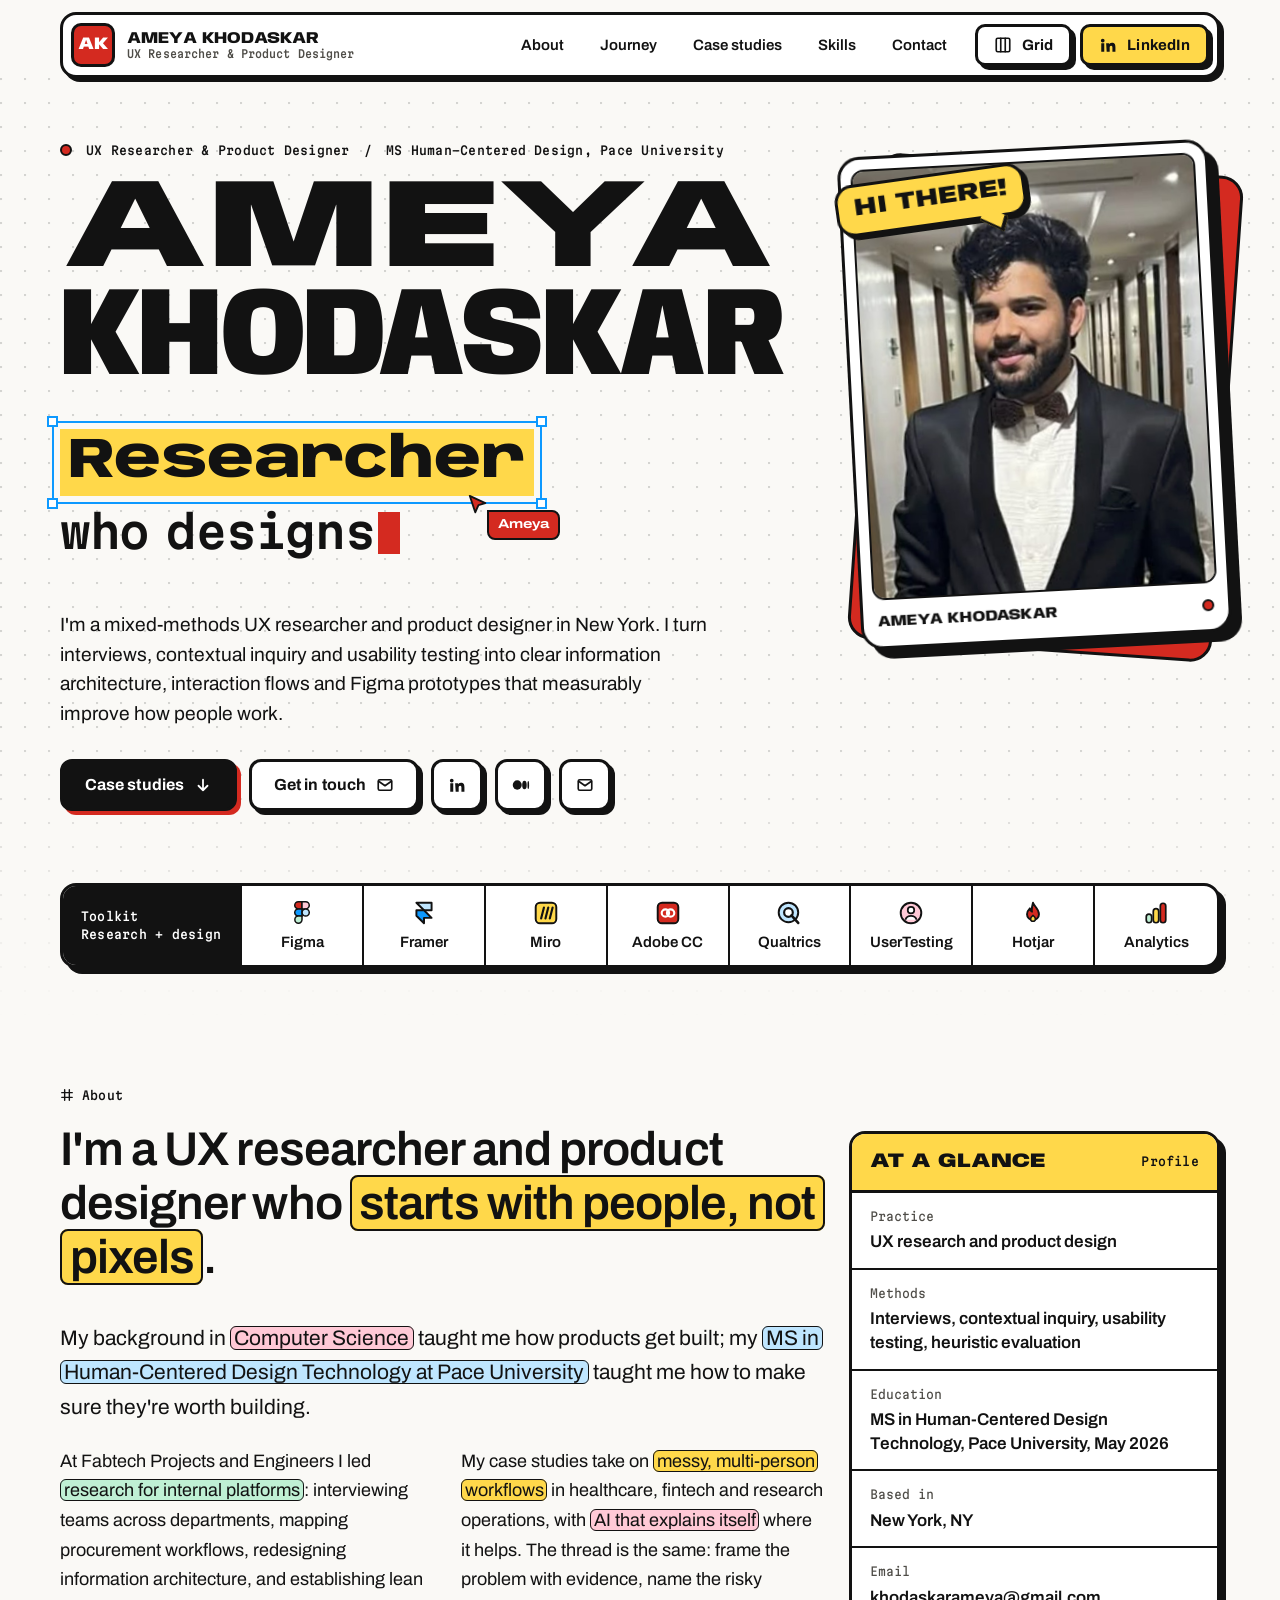
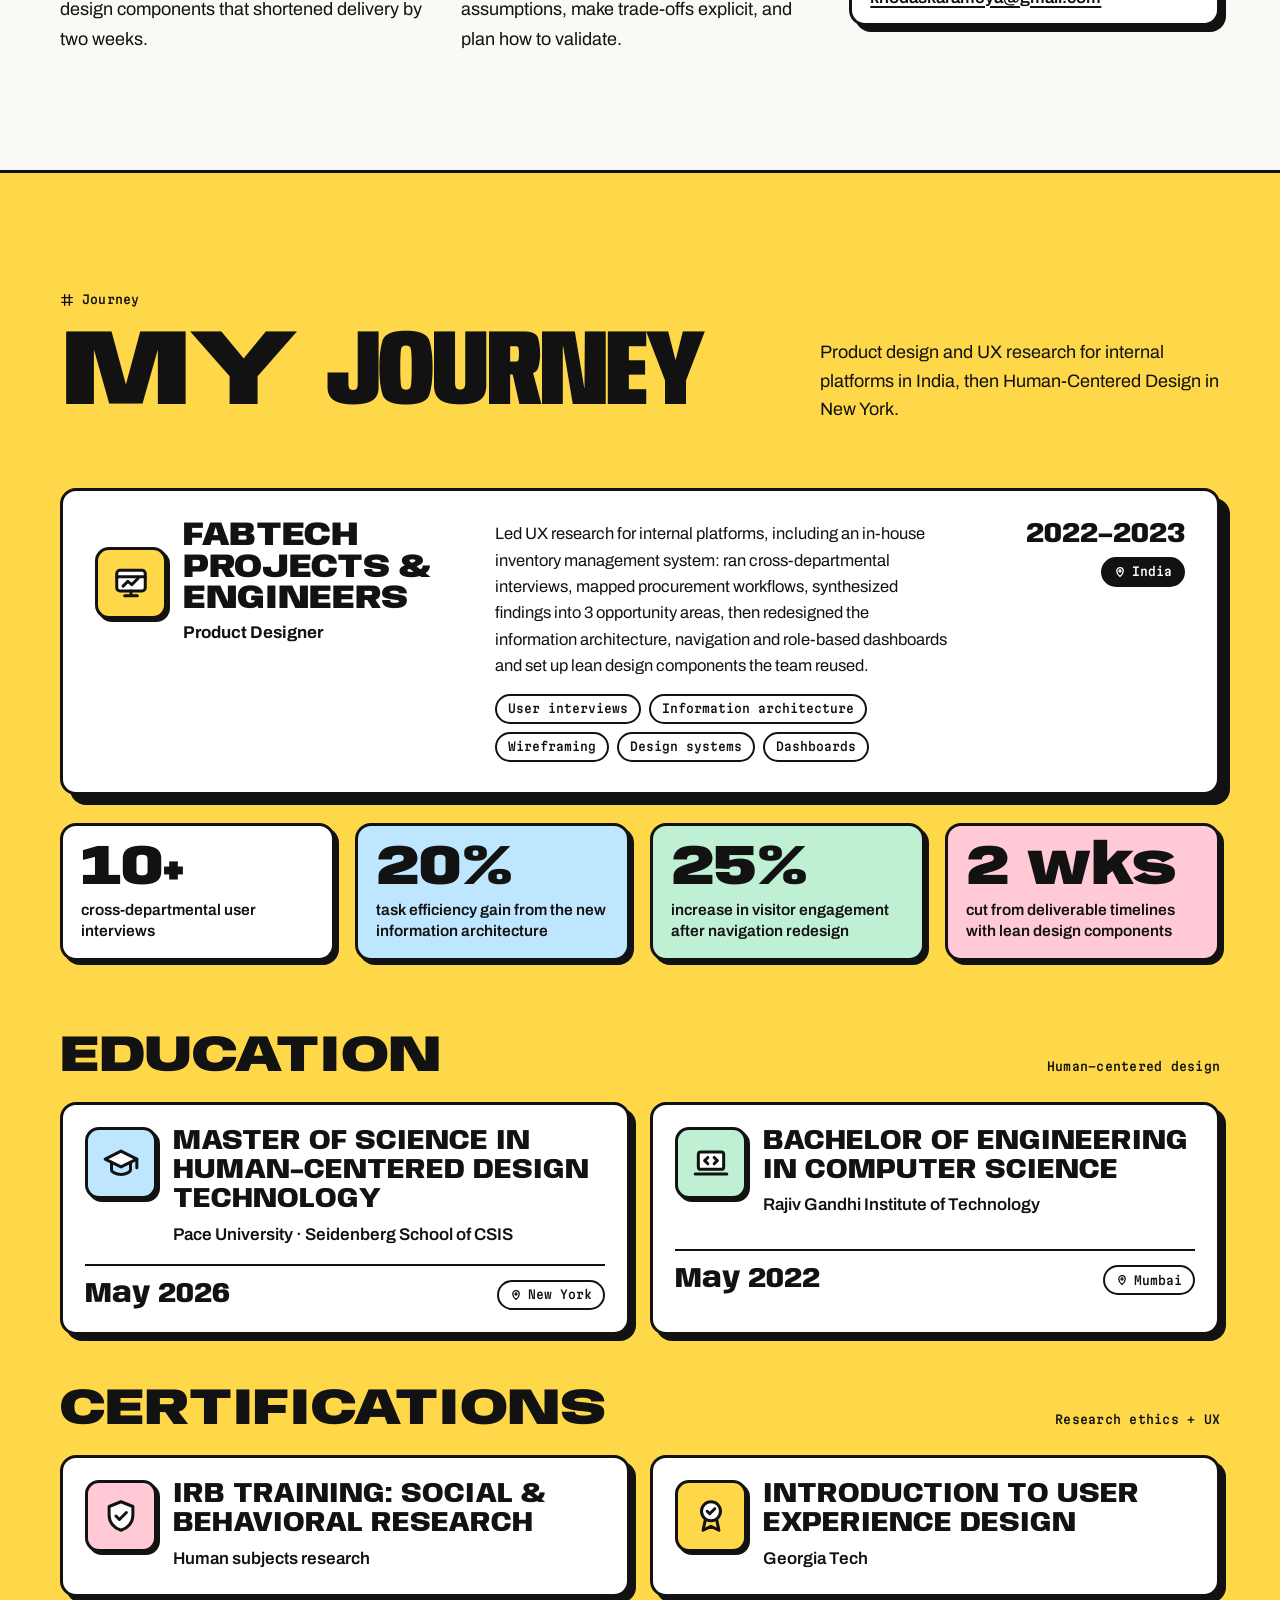
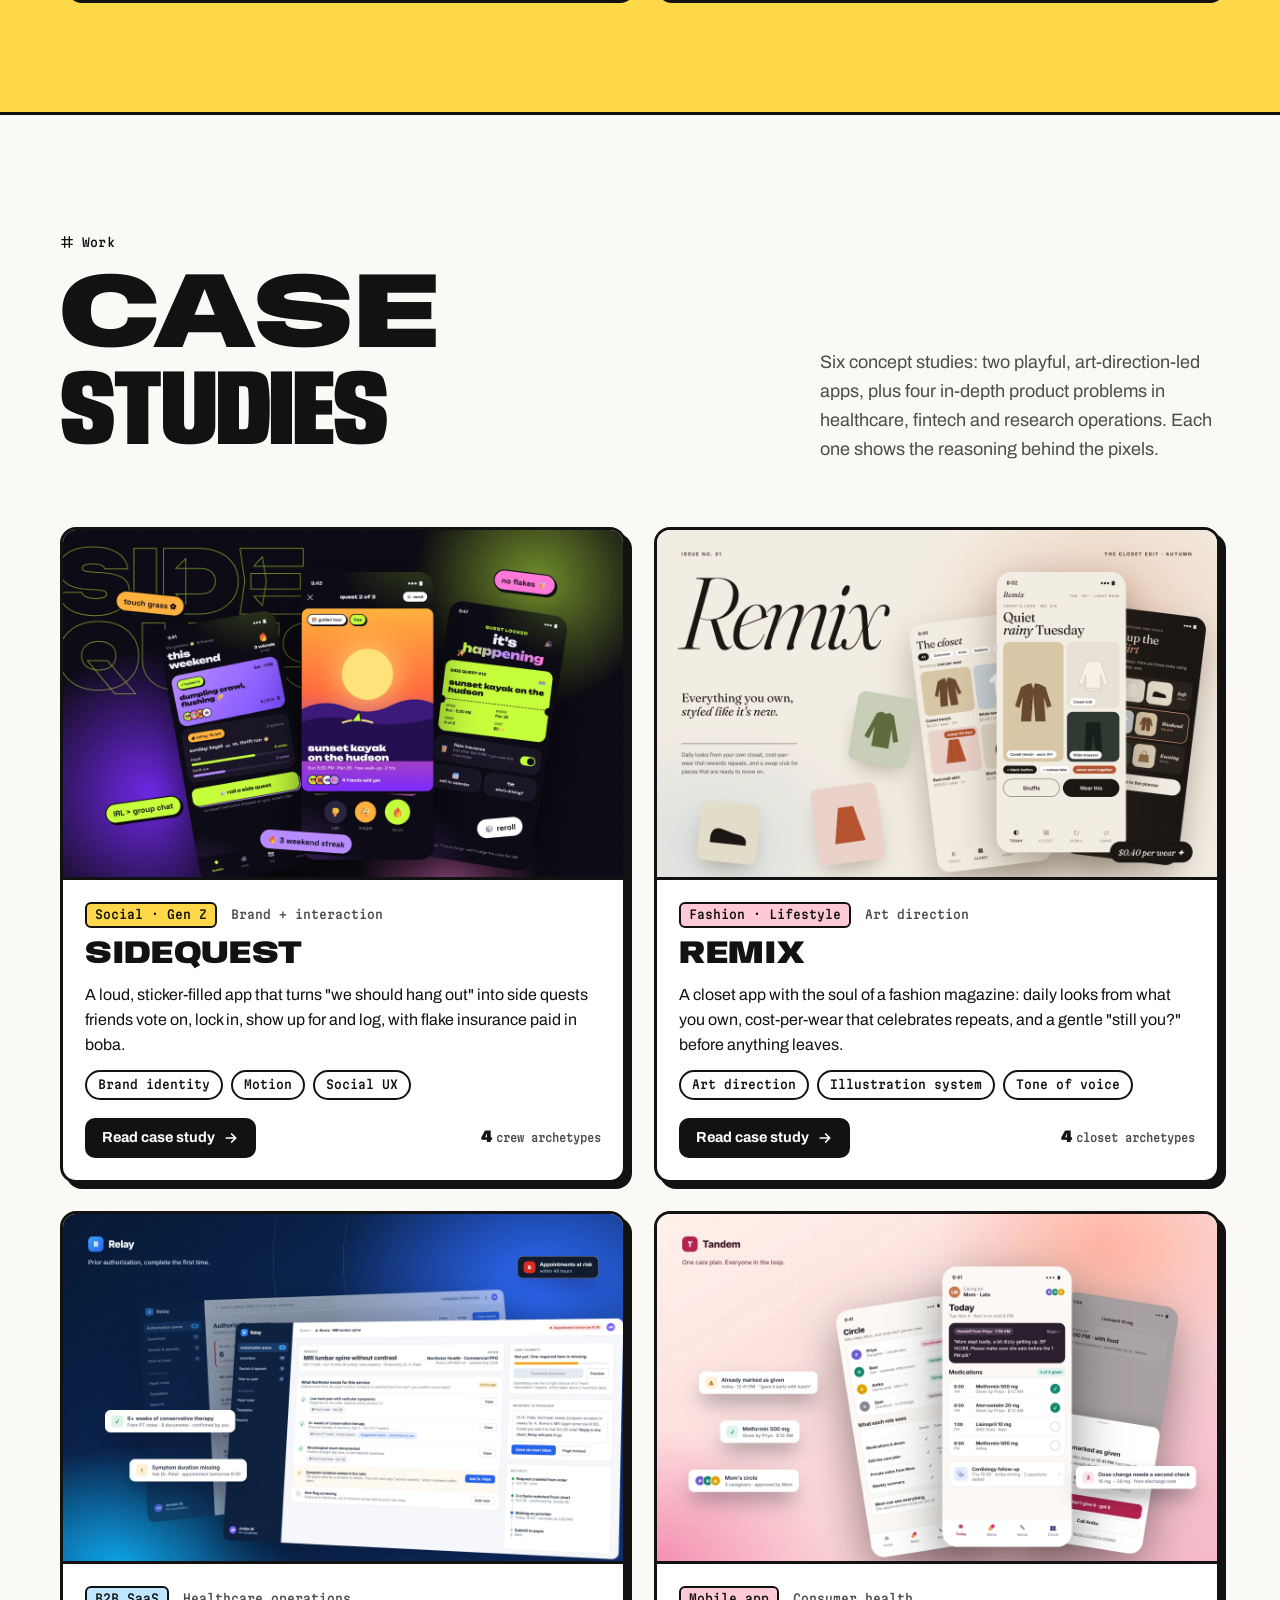
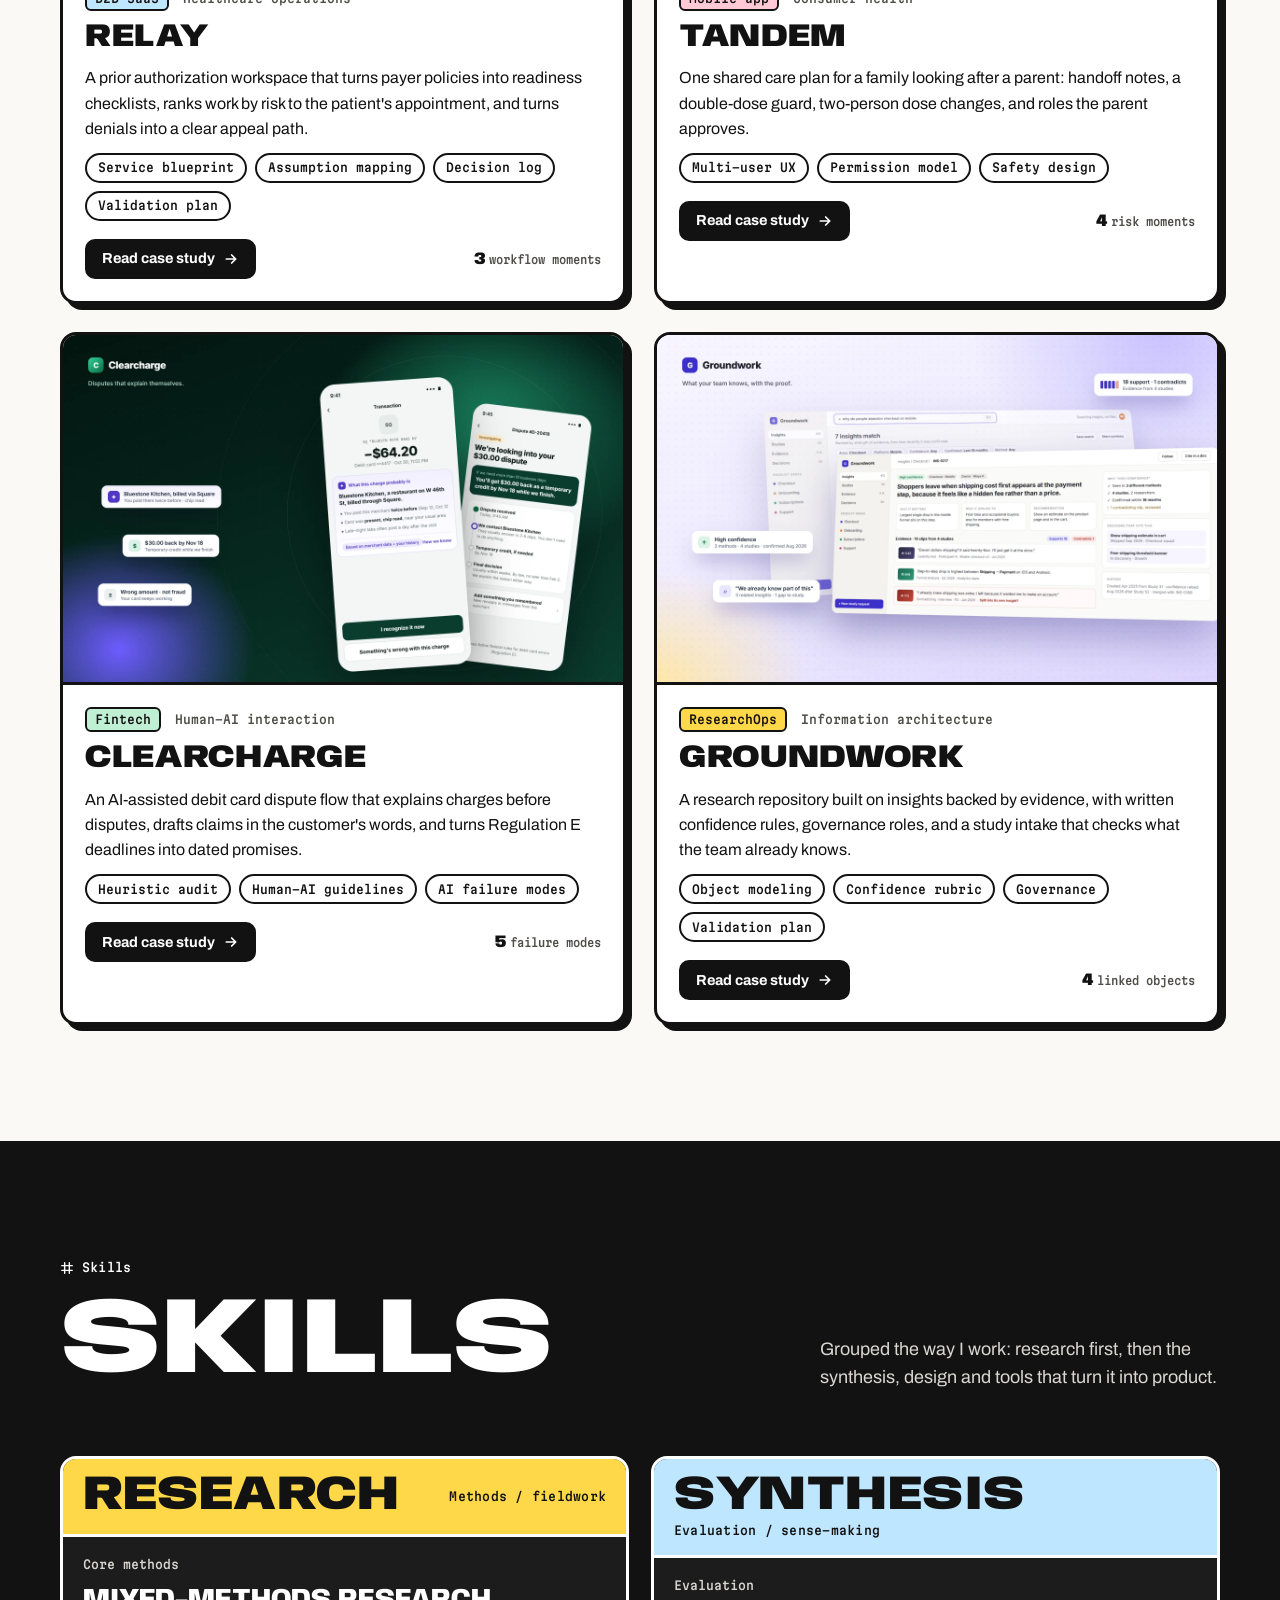
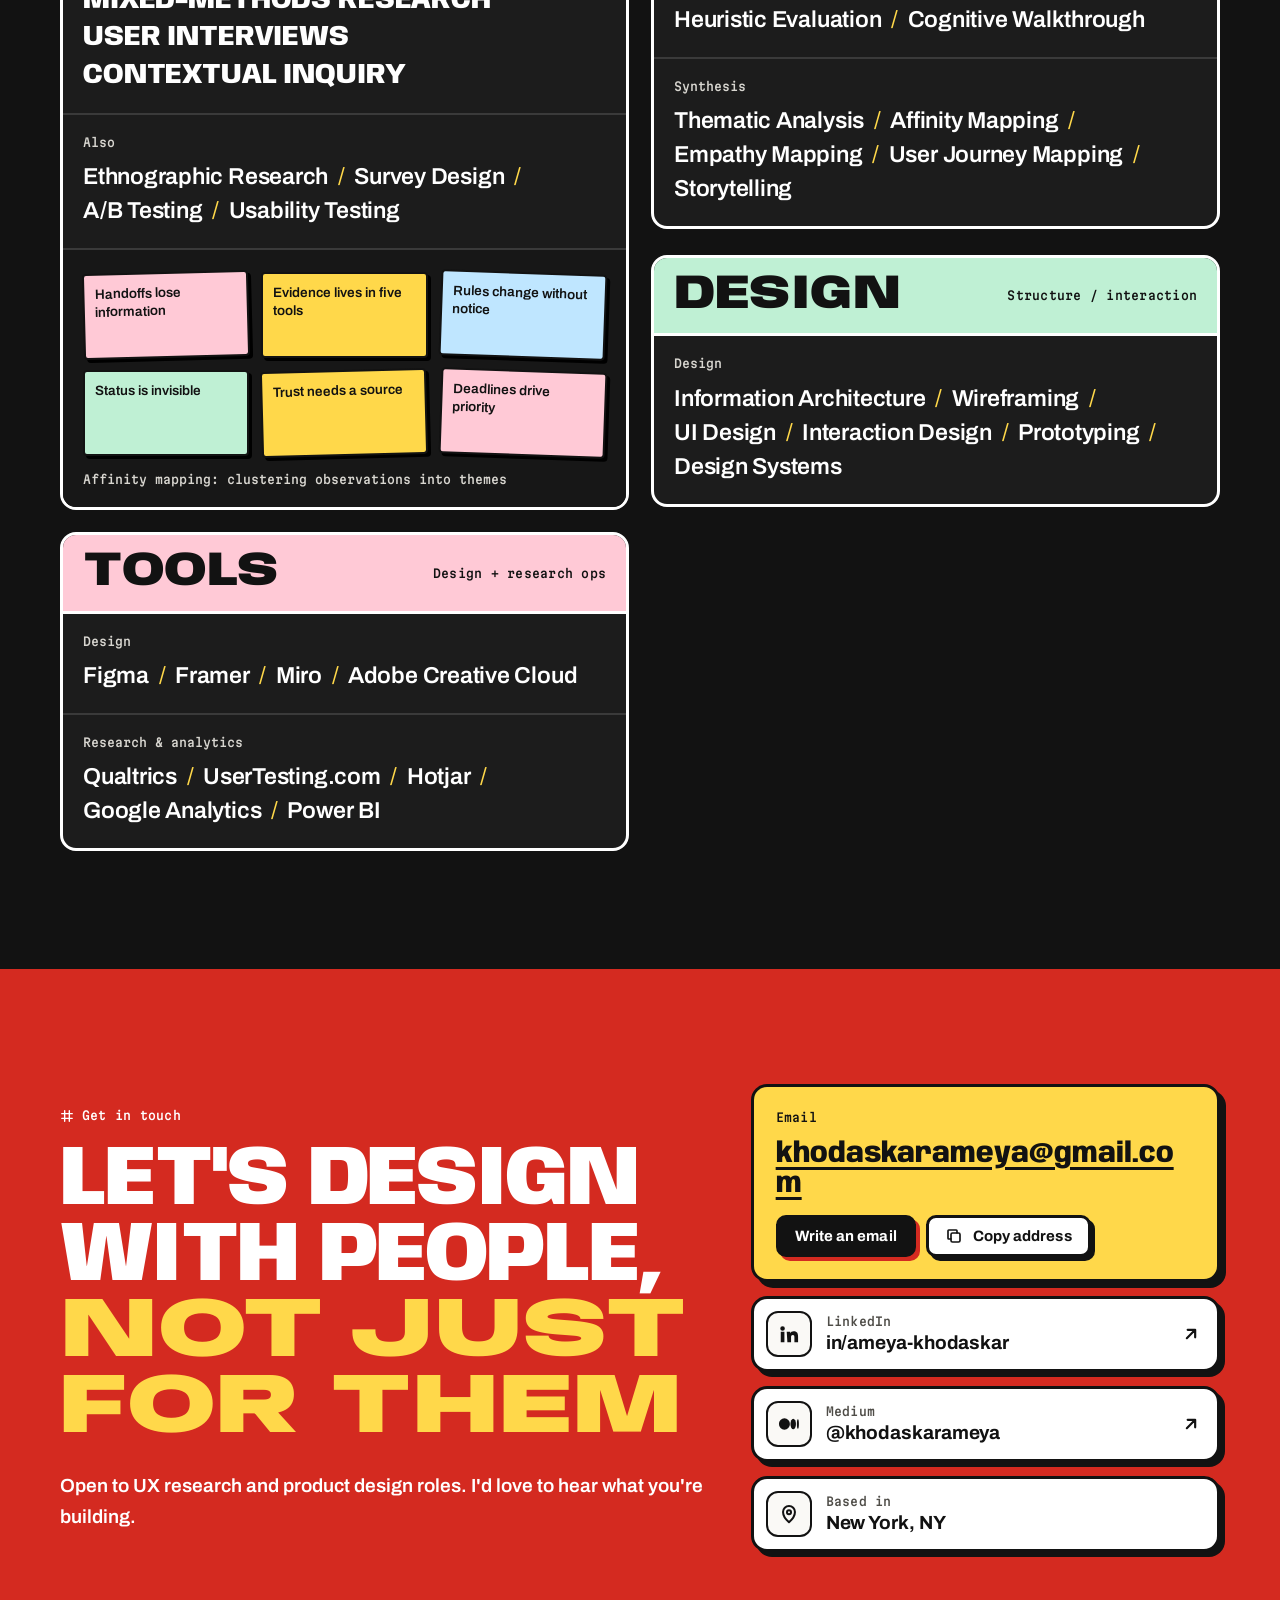
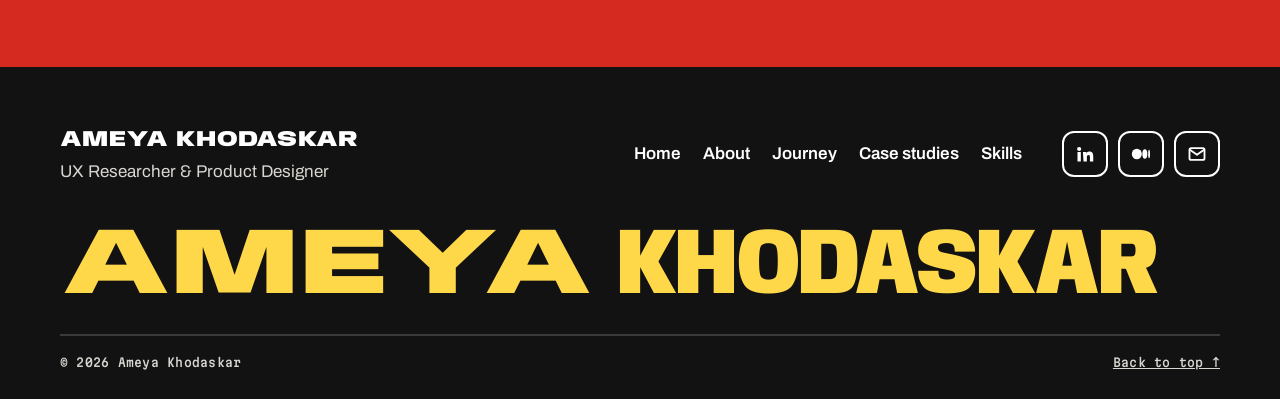
<file: index.html>
<!doctype html>
<html lang="en" class="no-js">
<head>
<meta charset="utf-8">
<meta name="viewport" content="width=device-width, initial-scale=1">
<title>Ameya Khodaskar | UX Researcher &amp; Product Designer</title>
<meta name="description" content="Ameya Khodaskar, UX researcher and product designer in New York. Case studies in mixed-methods research, usability testing and Figma prototyping.">
<meta name="keywords" content="Ameya Khodaskar, UX Researcher, Product Designer, Human-Centered Design, Usability Testing, Figma, Case Studies, New York">
<meta name="author" content="Ameya Khodaskar">
<meta name="theme-color" content="#d42a20">
<link rel="canonical" href="https://ameyakhodaskar.com/">
<meta property="og:type" content="website">
<meta property="og:site_name" content="Ameya Khodaskar">
<meta property="og:title" content="Ameya Khodaskar | UX Researcher &amp; Product Designer">
<meta property="og:description" content="Mixed-methods UX researcher and product designer who turns interviews, contextual inquiry and usability testing into clear flows and tested Figma prototypes.">
<meta property="og:url" content="https://ameyakhodaskar.com/">
<meta property="og:image" content="https://ameyakhodaskar.com/assets/images/social-card.png">
<meta property="og:image:width" content="1200">
<meta property="og:image:height" content="630">
<meta property="og:image:alt" content="Ameya Khodaskar, UX researcher who designs">
<meta name="twitter:card" content="summary_large_image">
<meta name="twitter:title" content="Ameya Khodaskar | UX Researcher &amp; Product Designer">
<meta name="twitter:description" content="Mixed-methods UX researcher and product designer in New York. Case studies from research to tested Figma prototypes.">
<meta name="twitter:image" content="https://ameyakhodaskar.com/assets/images/social-card.png">
<link rel="icon" href="favicon.svg" type="image/svg+xml">
<link rel="apple-touch-icon" href="apple-touch-icon.png">
<link rel="preconnect" href="https://fonts.googleapis.com">
<link rel="preconnect" href="https://fonts.gstatic.com" crossorigin>
<link rel="stylesheet" href="https://fonts.googleapis.com/css2?family=Anybody:wdth,wght@50..150,500..900&amp;family=Archivo:wdth,wght@62..125,400..800&amp;family=Martian+Mono:wdth,wght@75..112.5,400..600&amp;display=swap">
<link rel="stylesheet" href="assets/css/style.css">
<script>document.documentElement.classList.replace('no-js', 'js');</script>
<script type="application/ld+json">
{
  "@context": "https://schema.org",
  "@type": "Person",
  "name": "Ameya Khodaskar",
  "jobTitle": "UX Researcher & Product Designer",
  "description": "Mixed-methods UX researcher and product designer who turns interviews, contextual inquiry and usability testing into clear information architecture, interaction flows and tested Figma prototypes.",
  "url": "https://ameyakhodaskar.com/",
  "image": "https://ameyakhodaskar.com/assets/images/ameya-khodaskar.jpg",
  "email": "khodaskarameya@gmail.com",
  "address": { "@type": "PostalAddress", "addressLocality": "New York", "addressRegion": "NY", "addressCountry": "US" },
  "sameAs": ["https://www.linkedin.com/in/ameya-khodaskar-071bb1207", "https://medium.com/@khodaskarameya"],
  "alumniOf": [
    { "@type": "CollegeOrUniversity", "name": "Pace University" },
    { "@type": "CollegeOrUniversity", "name": "Rajiv Gandhi Institute of Technology" }
  ],
  "knowsAbout": ["UX Research", "Mixed-Methods Research", "Usability Testing", "Contextual Inquiry", "Heuristic Evaluation", "Information Architecture", "Interaction Design", "Prototyping", "Human-AI Interaction", "Figma", "Framer", "Miro"]
}
</script>
</head>
<body>
<a class="skip" href="#main">Skip to content</a>

<header class="topbar">
  <div class="wrap">
    <nav class="nav" aria-label="Primary">
      <a class="brand" href="#hero" aria-label="Ameya Khodaskar, back to top">
        <span class="mono-mark" aria-hidden="true">AK</span>
        <span class="brand-name">Ameya Khodaskar<small>UX Researcher &amp; Product Designer</small></span>
      </a>
      <ul class="nav-links">
        <li><a href="#about">About</a></li>
        <li><a href="#experience">Journey</a></li>
        <li><a href="#projects">Case studies</a></li>
        <li><a href="#skills">Skills</a></li>
        <li><a href="#contact">Contact</a></li>
      </ul>
      <div class="nav-actions">
        <button class="btn btn-sm grid-toggle" type="button" aria-pressed="false" title="Show the layout grid (shortcut: G)">
          <svg viewBox="0 0 24 24" fill="none" stroke="currentColor" stroke-width="2.2" stroke-linecap="round" aria-hidden="true"><rect x="3" y="3" width="18" height="18" rx="2"/><path d="M9 3v18M15 3v18"/></svg>
          <span>Grid</span>
        </button>
        <a class="btn btn-sm btn-lemon" href="https://www.linkedin.com/in/ameya-khodaskar-071bb1207" target="_blank" rel="noopener">
          <svg viewBox="0 0 24 24" aria-hidden="true"><path fill="currentColor" d="M4.98 3.5a2.5 2.5 0 1 1 0 5 2.5 2.5 0 0 1 0-5zM3 9.5h4V21H3zM9.5 9.5h3.8v1.6h.06c.53-1 1.83-2.06 3.77-2.06 4.03 0 4.77 2.65 4.77 6.1V21h-4v-5.1c0-1.22-.02-2.78-1.7-2.78-1.7 0-1.96 1.33-1.96 2.7V21h-4z"/></svg>
          LinkedIn
        </a>
        <details class="menu">
          <summary aria-label="Menu">
            <svg viewBox="0 0 24 24" fill="none" stroke="currentColor" stroke-width="2.6" stroke-linecap="round" aria-hidden="true"><path d="M4 7h16M4 12h16M4 17h16"/></svg>
            <span>Menu</span>
          </summary>
          <div class="menu-panel">
            <a href="#hero">Home <span>Top</span></a>
            <a href="#about">About <span>Profile</span></a>
            <a href="#experience">Journey <span>Role + study</span></a>
            <a href="#projects">Case studies <span>Six studies</span></a>
            <a href="#skills">Skills <span>Research / design</span></a>
            <a href="#contact">Contact <span>Email + LinkedIn</span></a>
          </div>
        </details>
      </div>
    </nav>
  </div>
</header>

<main id="main">

<!-- ============ HERO ============ -->
<section id="hero" class="hero" aria-labelledby="hero-name">
  <div class="wrap">
    <div class="hero-grid">
      <div class="hero-copy">
        <p class="hero-eyebrow label"><span class="status-dot" aria-hidden="true"></span><span>UX Researcher &amp; Product Designer</span><span aria-hidden="true">/</span><span>MS Human-Centered Design, Pace University</span></p>
        <h1 id="hero-name" class="name"><span class="n1">Ameya</span> <span class="n2">Khodaskar</span></h1>
        <p class="thesis">
          <span class="sel">Researcher<span class="handles" aria-hidden="true"><i></i><i></i><i></i><i></i></span><span class="cursor" aria-hidden="true"><svg viewBox="0 0 24 24"><path d="M3 2l17 8-7.5 2.2L9 20z" fill="#d42a20" stroke="#121212" stroke-width="2" stroke-linejoin="round"/></svg><span>Ameya</span></span></span>
          <span class="codes">who designs<span class="caret" aria-hidden="true"></span></span>
        </p>
        <p class="lede">I'm a mixed-methods UX researcher and product designer in New York. I turn interviews, contextual inquiry and usability testing into clear information architecture, interaction flows and Figma prototypes that measurably improve how people work.</p>
        <div class="hero-cta">
          <a class="btn btn-ink" href="#projects">Case studies
            <svg viewBox="0 0 24 24" fill="none" stroke="currentColor" stroke-width="2.4" stroke-linecap="round" stroke-linejoin="round" aria-hidden="true"><path d="M12 5v14M6 13l6 6 6-6"/></svg>
          </a>
          <a class="btn hero-resume" href="#contact">Get in touch
            <svg viewBox="0 0 24 24" fill="none" stroke="currentColor" stroke-width="2.2" stroke-linecap="round" stroke-linejoin="round" aria-hidden="true"><rect x="3" y="5" width="18" height="14" rx="2"/><path d="m3.5 7 8.5 6 8.5-6"/></svg>
          </a>
          <a class="btn btn-icon" href="https://www.linkedin.com/in/ameya-khodaskar-071bb1207" target="_blank" rel="noopener" aria-label="LinkedIn profile, Ameya Khodaskar">
            <svg viewBox="0 0 24 24" aria-hidden="true"><path fill="currentColor" d="M4.98 3.5a2.5 2.5 0 1 1 0 5 2.5 2.5 0 0 1 0-5zM3 9.5h4V21H3zM9.5 9.5h3.8v1.6h.06c.53-1 1.83-2.06 3.77-2.06 4.03 0 4.77 2.65 4.77 6.1V21h-4v-5.1c0-1.22-.02-2.78-1.7-2.78-1.7 0-1.96 1.33-1.96 2.7V21h-4z"/></svg>
          </a>
          <a class="btn btn-icon" href="https://medium.com/@khodaskarameya" target="_blank" rel="noopener" aria-label="Medium articles, @khodaskarameya">
            <svg viewBox="0 0 24 24" aria-hidden="true"><g fill="currentColor"><ellipse cx="7" cy="12" rx="6" ry="6.2"/><ellipse cx="16.6" cy="12" rx="3" ry="5.8"/><ellipse cx="21.7" cy="12" rx="1.1" ry="5.2"/></g></svg>
          </a>
          <a class="btn btn-icon" href="mailto:khodaskarameya@gmail.com" aria-label="Email khodaskarameya@gmail.com">
            <svg viewBox="0 0 24 24" fill="none" stroke="currentColor" stroke-width="2.2" stroke-linecap="round" stroke-linejoin="round" aria-hidden="true"><rect x="3" y="5" width="18" height="14" rx="2"/><path d="m3.5 7 8.5 6 8.5-6"/></svg>
          </a>
        </div>
      </div>

      <figure class="portrait">
        <div class="portrait-plate" aria-hidden="true"></div>
        <div class="portrait-card">
          <img src="assets/images/ameya-khodaskar.jpg" width="720" height="720" alt="Portrait of Ameya Khodaskar, smiling, in a black tuxedo and bow tie" fetchpriority="high">
          <figcaption class="portrait-cap"><b>Ameya Khodaskar</b><span class="cap-dot" aria-hidden="true"></span></figcaption>
        </div>
        <p class="bubble">Hi there!</p>
      </figure>
    </div>

    <div class="dock-wrap">
      <div class="dock" role="list" aria-label="Toolkit">
        <div class="dock-title" aria-hidden="true"><span class="label">Toolkit</span><span class="label">Research + design</span></div>
        <div class="tool" role="listitem">
          <svg viewBox="0 0 24 24" aria-hidden="true"><g stroke="#121212" stroke-width="1.4"><path d="M8.6 1.6h3.4v6.6H8.6a3.3 3.3 0 0 1 0-6.6z" fill="#d42a20"/><path d="M12 1.6h3.4a3.3 3.3 0 0 1 0 6.6H12z" fill="#ffc9d6"/><path d="M8.6 8.2H12v6.6H8.6a3.3 3.3 0 0 1 0-6.6z" fill="#0d99ff"/><circle cx="15.4" cy="11.5" r="3.3" fill="#bfe6ff"/><path d="M8.6 14.8H12v3.3a3.3 3.3 0 1 1-3.4-3.3z" fill="#bff0d4"/></g></svg>
          Figma
        </div>
        <div class="tool" role="listitem">
          <svg viewBox="0 0 24 24" aria-hidden="true"><g stroke="#121212" stroke-width="1.8" stroke-linejoin="round"><path d="M5 2.5h14v7h-7z" fill="#bfe6ff"/><path d="M5 9.5h7l7 7h-7v5l-7-7z" fill="#0d99ff"/></g></svg>
          Framer
        </div>
        <div class="tool" role="listitem">
          <svg viewBox="0 0 24 24" aria-hidden="true"><rect x="2.5" y="2.5" width="19" height="19" rx="4" fill="#ffd84a" stroke="#121212" stroke-width="1.8"/><path d="M7.5 17l2.6-10M11.5 17l2.6-10M15.5 17l2.6-10" fill="none" stroke="#121212" stroke-width="2" stroke-linecap="round"/></svg>
          Miro
        </div>
        <div class="tool" role="listitem">
          <svg viewBox="0 0 24 24" aria-hidden="true"><rect x="2.5" y="2.5" width="19" height="19" rx="4" fill="#d42a20" stroke="#121212" stroke-width="1.8"/><circle cx="9.6" cy="12" r="3.4" fill="none" stroke="#fff" stroke-width="2"/><circle cx="14.4" cy="12" r="3.4" fill="none" stroke="#fff" stroke-width="2"/></svg>
          Adobe CC
        </div>
        <div class="tool" role="listitem">
          <svg viewBox="0 0 24 24" aria-hidden="true"><circle cx="11.5" cy="11.5" r="9" fill="#bfe6ff" stroke="#121212" stroke-width="1.8"/><circle cx="11.5" cy="11.5" r="4" fill="#fff" stroke="#121212" stroke-width="2"/><path d="M14.2 14.2l6.3 7" stroke="#121212" stroke-width="2.4" stroke-linecap="round"/></svg>
          Qualtrics
        </div>
        <div class="tool" role="listitem">
          <svg viewBox="0 0 24 24" aria-hidden="true"><circle cx="12" cy="12" r="9.5" fill="#ffc9d6" stroke="#121212" stroke-width="1.8"/><circle cx="12" cy="9.4" r="3" fill="#fff" stroke="#121212" stroke-width="1.6"/><path d="M6.8 18.2a5.4 5 0 0 1 10.4 0" fill="#fff" stroke="#121212" stroke-width="1.6" stroke-linejoin="round"/></svg>
          UserTesting
        </div>
        <div class="tool" role="listitem">
          <svg viewBox="0 0 24 24" aria-hidden="true"><path d="M12 2.5c1 3.4 5.5 5.6 5.5 10.6a5.5 5.5 0 0 1-11 0c0-2.6 1.4-4.2 2.6-5.4.2 1.6.9 2.6 2 3.1C10.6 10.6 11 6.4 12 2.5z" fill="#d42a20" stroke="#121212" stroke-width="1.8" stroke-linejoin="round"/><path d="M12 14.2c1.4 1.1 2.2 2.1 2.2 3.3a2.2 2.2 0 0 1-4.4 0c0-1.2.8-2.2 2.2-3.3z" fill="#ffd84a" stroke="#121212" stroke-width="1.4" stroke-linejoin="round"/></svg>
          Hotjar
        </div>
        <div class="tool" role="listitem">
          <svg viewBox="0 0 24 24" aria-hidden="true"><g stroke="#121212" stroke-width="1.6"><rect x="3" y="13" width="5" height="8" rx="2.5" fill="#bff0d4"/><rect x="9.5" y="8" width="5" height="13" rx="2.5" fill="#ffd84a"/><rect x="16" y="3" width="5" height="18" rx="2.5" fill="#d42a20"/></g></svg>
          Analytics
        </div>
      </div>
    </div>
  </div>
</section>

<!-- ============ ABOUT ============ -->
<section id="about" class="section about" aria-labelledby="about-title">
  <div class="wrap">
    <h2 id="about-title" class="frame-tag"><svg viewBox="0 0 24 24" fill="none" stroke="currentColor" stroke-width="2.4" stroke-linecap="round" aria-hidden="true"><path d="M8 3v18M16 3v18M3 8h18M3 16h18"/></svg>About</h2>
    <div class="about-grid">
      <div class="about-main">
        <p class="lead">I'm a UX researcher and product designer who <span class="hl">starts with people, not pixels</span>.</p>
        <div class="about-cols">
          <p>My background in <span class="hl hl-rose">Computer Science</span> taught me how products get built; my <span class="hl hl-sky">MS in Human-Centered Design Technology at Pace University</span> taught me how to make sure they're worth building.</p>
          <p>At Fabtech Projects and Engineers I led <span class="hl hl-mint">research for internal platforms</span>: interviewing teams across departments, mapping procurement workflows, redesigning information architecture, and establishing lean design components that shortened delivery by two weeks.</p>
          <p>My case studies take on <span class="hl">messy, multi-person workflows</span> in healthcare, fintech and research operations, with <span class="hl hl-rose">AI that explains itself</span> where it helps. The thread is the same: frame the problem with evidence, name the risky assumptions, make trade-offs explicit, and plan how to validate.</p>
        </div>
      </div>
      <aside class="facts" aria-labelledby="facts-title">
        <div class="facts-head"><h3 id="facts-title">At a glance</h3><span class="label">Profile</span></div>
        <dl>
          <div><dt>Practice</dt><dd>UX research and product design</dd></div>
          <div><dt>Methods</dt><dd>Interviews, contextual inquiry, usability testing, heuristic evaluation</dd></div>
          <div><dt>Education</dt><dd>MS in Human-Centered Design Technology, Pace University, May 2026</dd></div>
          <div><dt>Based in</dt><dd>New York, NY</dd></div>
          <div><dt>Email</dt><dd><a href="mailto:khodaskarameya@gmail.com">khodaskarameya@gmail.com</a></dd></div>
        </dl>
      </aside>
    </div>
  </div>
</section>

<!-- ============ JOURNEY ============ -->
<section id="experience" class="section journey" aria-labelledby="journey-title">
  <div class="wrap">
    <div class="section-head">
      <div>
        <p class="frame-tag"><svg viewBox="0 0 24 24" fill="none" stroke="currentColor" stroke-width="2.4" stroke-linecap="round" aria-hidden="true"><path d="M8 3v18M16 3v18M3 8h18M3 16h18"/></svg>Journey</p>
        <h2 id="journey-title" class="h2">My <span class="alt">journey</span></h2>
      </div>
      <p class="intro">Product design and UX research for internal platforms in India, then Human-Centered Design in New York.</p>
    </div>

    <ul class="roles">
      <li class="role">
        <div class="role-top">
          <div class="logo-tile t-lemon"><svg viewBox="0 0 24 24" fill="none" stroke="#121212" stroke-width="1.9" stroke-linejoin="round" stroke-linecap="round" aria-hidden="true"><rect x="3" y="4" width="18" height="13" rx="2" fill="#fff"/><path d="M3 8h18M8 20h8M12 17v3"/><path d="M7 14l3-3 2.5 2 4-4"/></svg></div>
          <div>
            <h3 class="role-co">Fabtech Projects &amp; Engineers</h3>
            <p class="role-title">Product Designer</p>
          </div>
        </div>
        <div class="role-main">
          <p class="role-desc">Led UX research for internal platforms, including an in-house inventory management system: ran cross-departmental interviews, mapped procurement workflows, synthesized findings into 3 opportunity areas, then redesigned the information architecture, navigation and role-based dashboards and set up lean design components the team reused.</p>
          <ul class="chips" aria-label="Focus areas">
            <li class="chip">User interviews</li><li class="chip">Information architecture</li><li class="chip">Wireframing</li><li class="chip">Design systems</li><li class="chip">Dashboards</li>
          </ul>
        </div>
        <div class="role-meta">
          <p class="years">2022–2023</p>
          <span class="chip chip-ink chip-loc"><svg viewBox="0 0 24 24" fill="none" stroke="currentColor" stroke-width="2.6" aria-hidden="true"><path d="M12 21s-6.5-5.6-6.5-11.2a6.5 6.5 0 0 1 13 0C18.5 15.4 12 21 12 21z"/><circle cx="12" cy="10" r="2"/></svg>India</span>
        </div>
      </li>
    </ul>

    <ul class="impact" aria-label="Impact at Fabtech">
      <li><b>10+</b><span>cross-departmental user interviews</span></li>
      <li><b>20%</b><span>task efficiency gain from the new information architecture</span></li>
      <li><b>25%</b><span>increase in visitor engagement after navigation redesign</span></li>
      <li><b>2 wks</b><span>cut from deliverable timelines with lean design components</span></li>
    </ul>

    <div id="education" class="edu">
      <div class="edu-title"><h3 class="h3">Education</h3><span class="label edu-note">Human-centered design</span></div>
      <ul class="edu-list">
        <li class="edu-card">
          <div class="logo-tile t-sky"><svg viewBox="0 0 24 24" fill="none" stroke="#121212" stroke-width="1.9" stroke-linejoin="round" stroke-linecap="round" aria-hidden="true"><path d="M2 9.5 12 4.5l10 5-10 5z" fill="#fff"/><path d="M6 11.5v4.8c0 1.4 2.7 2.9 6 2.9s6-1.5 6-2.9v-4.8"/><path d="M22 9.5v5.5"/></svg></div>
          <div>
            <p class="edu-degree">Master of Science in Human-Centered Design Technology</p>
            <p class="edu-school">Pace University · Seidenberg School of CSIS</p>
          </div>
          <div class="edu-years"><span class="years">May 2026</span><span class="chip chip-loc"><svg viewBox="0 0 24 24" fill="none" stroke="currentColor" stroke-width="2.6" aria-hidden="true"><path d="M12 21s-6.5-5.6-6.5-11.2a6.5 6.5 0 0 1 13 0C18.5 15.4 12 21 12 21z"/><circle cx="12" cy="10" r="2"/></svg>New York</span></div>
        </li>
        <li class="edu-card">
          <div class="logo-tile t-mint"><svg viewBox="0 0 24 24" fill="none" stroke="#121212" stroke-width="1.9" stroke-linejoin="round" stroke-linecap="round" aria-hidden="true"><rect x="4" y="5" width="16" height="11" rx="1.5" fill="#fff"/><path d="M2 19h20M10 8.5 8 10.5l2 2M14 8.5l2 2-2 2"/></svg></div>
          <div>
            <p class="edu-degree">Bachelor of Engineering in Computer Science</p>
            <p class="edu-school">Rajiv Gandhi Institute of Technology</p>
          </div>
          <div class="edu-years"><span class="years">May 2022</span><span class="chip chip-loc"><svg viewBox="0 0 24 24" fill="none" stroke="currentColor" stroke-width="2.6" aria-hidden="true"><path d="M12 21s-6.5-5.6-6.5-11.2a6.5 6.5 0 0 1 13 0C18.5 15.4 12 21 12 21z"/><circle cx="12" cy="10" r="2"/></svg>Mumbai</span></div>
        </li>
      </ul>
    </div>

    <div id="certifications" class="edu">
      <div class="edu-title"><h3 class="h3">Certifications</h3><span class="label edu-note">Research ethics + UX</span></div>
      <ul class="edu-list">
        <li class="edu-card">
          <div class="logo-tile t-rose"><svg viewBox="0 0 24 24" fill="none" stroke="#121212" stroke-width="1.9" stroke-linejoin="round" stroke-linecap="round" aria-hidden="true"><path d="M12 3 4.5 6v5.5c0 4.6 3.2 8.2 7.5 9.5 4.3-1.3 7.5-4.9 7.5-9.5V6z" fill="#fff"/><path d="m8.8 12 2.2 2.2 4.4-4.4"/></svg></div>
          <div>
            <p class="edu-degree">IRB Training: Social &amp; Behavioral Research</p>
            <p class="edu-school">Human subjects research</p>
          </div>
        </li>
        <li class="edu-card">
          <div class="logo-tile t-lemon"><svg viewBox="0 0 24 24" fill="none" stroke="#121212" stroke-width="1.9" stroke-linejoin="round" stroke-linecap="round" aria-hidden="true"><circle cx="12" cy="9" r="6" fill="#fff"/><path d="M8.5 14 7 21l5-2.5 5 2.5-1.5-7"/><path d="m9.6 9 1.6 1.6 3.2-3.2"/></svg></div>
          <div>
            <p class="edu-degree">Introduction to User Experience Design</p>
            <p class="edu-school">Georgia Tech</p>
          </div>
        </li>
      </ul>
    </div>
  </div>
</section>

<!-- ============ CASE STUDIES ============ -->
<section id="projects" class="section projects" aria-labelledby="projects-title">
  <div class="wrap">
    <div class="section-head">
      <div>
        <p class="frame-tag"><svg viewBox="0 0 24 24" fill="none" stroke="currentColor" stroke-width="2.4" stroke-linecap="round" aria-hidden="true"><path d="M8 3v18M16 3v18M3 8h18M3 16h18"/></svg>Work</p>
        <h2 id="projects-title" class="h2">Case <span class="alt">studies</span></h2>
      </div>
      <p class="intro">Six concept studies: two playful, art-direction-led apps, plus four in-depth product problems in healthcare, fintech and research operations. Each one shows the reasoning behind the pixels.</p>
    </div>

    <div class="feat-grid">
      <!-- Sidequest -->
      <article class="card c-sq" aria-labelledby="p-sq">
        <div class="viz viz-shot">
          <img class="shot" src="assets/images/case-studies/sidequest/kv.webp" width="2400" height="1500" alt="Sidequest key visual: neon phone screens and stickers on a dark background" loading="lazy">
        </div>
        <div class="card-body">
          <p class="kicker"><span class="tag t-lemon">Social · Gen Z</span><span>Brand + interaction</span></p>
          <h3 id="p-sq" class="p-name">Sidequest</h3>
          <p class="p-desc">A loud, sticker-filled app that turns "we should hang out" into side quests friends vote on, lock in, show up for and log, with flake insurance paid in boba.</p>
          <ul class="chips" aria-label="Methods"><li class="chip">Brand identity</li><li class="chip">Motion</li><li class="chip">Social UX</li></ul>
          <div class="card-foot">
            <a class="src" href="case-studies/sidequest-group-plans/" aria-label="Read the Sidequest case study">Read case study<svg viewBox="0 0 24 24" fill="none" stroke="currentColor" stroke-width="2.6" stroke-linecap="round" stroke-linejoin="round" aria-hidden="true"><path d="M5 12h14M13 6l6 6-6 6"/></svg></a>
            <span class="stat-line"><b>4</b>crew archetypes</span>
          </div>
        </div>
      </article>

      <!-- Remix -->
      <article class="card c-rx" aria-labelledby="p-rx">
        <div class="viz viz-shot">
          <img class="shot" src="assets/images/case-studies/remix/kv.webp" width="2400" height="1500" alt="Remix key visual styled like a fashion magazine cover with phone screens and illustrated garments" loading="lazy">
        </div>
        <div class="card-body">
          <p class="kicker"><span class="tag t-rose">Fashion · Lifestyle</span><span>Art direction</span></p>
          <h3 id="p-rx" class="p-name">Remix</h3>
          <p class="p-desc">A closet app with the soul of a fashion magazine: daily looks from what you own, cost-per-wear that celebrates repeats, and a gentle "still you?" before anything leaves.</p>
          <ul class="chips" aria-label="Methods"><li class="chip">Art direction</li><li class="chip">Illustration system</li><li class="chip">Tone of voice</li></ul>
          <div class="card-foot">
            <a class="src" href="case-studies/remix-closet/" aria-label="Read the Remix case study">Read case study<svg viewBox="0 0 24 24" fill="none" stroke="currentColor" stroke-width="2.6" stroke-linecap="round" stroke-linejoin="round" aria-hidden="true"><path d="M5 12h14M13 6l6 6-6 6"/></svg></a>
            <span class="stat-line"><b>4</b>closet archetypes</span>
          </div>
        </div>
      </article>

      <!-- Relay -->
      <article class="card c-relay" aria-labelledby="p-relay">
        <div class="viz t-sky viz-dots viz-shot">
          <img class="shot" src="assets/images/case-studies/relay/kv.webp" width="2400" height="1500" alt="Relay authorization queue ranked by risk to the patient's appointment" loading="lazy">
        </div>
        <div class="card-body">
          <p class="kicker"><span class="tag t-sky">B2B SaaS</span><span>Healthcare operations</span></p>
          <h3 id="p-relay" class="p-name">Relay</h3>
          <p class="p-desc">A prior authorization workspace that turns payer policies into readiness checklists, ranks work by risk to the patient's appointment, and turns denials into a clear appeal path.</p>
          <ul class="chips" aria-label="Methods"><li class="chip">Service blueprint</li><li class="chip">Assumption mapping</li><li class="chip">Decision log</li><li class="chip">Validation plan</li></ul>
          <div class="card-foot">
            <a class="src" href="case-studies/relay-prior-authorization/" aria-label="Read the Relay case study">Read case study<svg viewBox="0 0 24 24" fill="none" stroke="currentColor" stroke-width="2.6" stroke-linecap="round" stroke-linejoin="round" aria-hidden="true"><path d="M5 12h14M13 6l6 6-6 6"/></svg></a>
            <span class="stat-line"><b>3</b>workflow moments</span>
          </div>
        </div>
      </article>

      <!-- Tandem -->
      <article class="card c-tandem" aria-labelledby="p-tandem">
        <div class="viz t-rose viz-dots viz-shot">
          <img class="shot" src="assets/images/case-studies/tandem/kv.webp" width="2400" height="1500" alt="Tandem key visual: Today, Circle and double-dose screens" loading="lazy">
        </div>
        <div class="card-body">
          <p class="kicker"><span class="tag t-rose">Mobile app</span><span>Consumer health</span></p>
          <h3 id="p-tandem" class="p-name">Tandem</h3>
          <p class="p-desc">One shared care plan for a family looking after a parent: handoff notes, a double-dose guard, two-person dose changes, and roles the parent approves.</p>
          <ul class="chips" aria-label="Methods"><li class="chip">Multi-user UX</li><li class="chip">Permission model</li><li class="chip">Safety design</li></ul>
          <div class="card-foot">
            <a class="src" href="case-studies/tandem-family-caregiving/" aria-label="Read the Tandem case study">Read case study<svg viewBox="0 0 24 24" fill="none" stroke="currentColor" stroke-width="2.6" stroke-linecap="round" stroke-linejoin="round" aria-hidden="true"><path d="M5 12h14M13 6l6 6-6 6"/></svg></a>
            <span class="stat-line"><b>4</b>risk moments</span>
          </div>
        </div>
      </article>

      <!-- Clearcharge -->
      <article class="card c-clear" aria-labelledby="p-clear">
        <div class="viz t-mint viz-dots viz-shot">
          <img class="shot" src="assets/images/case-studies/clearcharge/kv.webp" width="2400" height="1500" alt="Clearcharge key visual: charge explanation and dispute status screens" loading="lazy">
        </div>
        <div class="card-body">
          <p class="kicker"><span class="tag t-mint">Fintech</span><span>Human-AI interaction</span></p>
          <h3 id="p-clear" class="p-name">Clearcharge</h3>
          <p class="p-desc">An AI-assisted debit card dispute flow that explains charges before disputes, drafts claims in the customer's words, and turns Regulation E deadlines into dated promises.</p>
          <ul class="chips" aria-label="Methods"><li class="chip">Heuristic audit</li><li class="chip">Human-AI guidelines</li><li class="chip">AI failure modes</li></ul>
          <div class="card-foot">
            <a class="src" href="case-studies/clearcharge-card-disputes/" aria-label="Read the Clearcharge case study">Read case study<svg viewBox="0 0 24 24" fill="none" stroke="currentColor" stroke-width="2.6" stroke-linecap="round" stroke-linejoin="round" aria-hidden="true"><path d="M5 12h14M13 6l6 6-6 6"/></svg></a>
            <span class="stat-line"><b>5</b>failure modes</span>
          </div>
        </div>
      </article>

      <!-- Groundwork -->
      <article class="card c-ground" aria-labelledby="p-ground">
        <div class="viz t-lemon viz-dots viz-shot">
          <img class="shot" src="assets/images/case-studies/groundwork/kv.webp" width="2400" height="1500" alt="Groundwork insight page with evidence clips and confidence reasons" loading="lazy">
        </div>
        <div class="card-body">
          <p class="kicker"><span class="tag">ResearchOps</span><span>Information architecture</span></p>
          <h3 id="p-ground" class="p-name">Groundwork</h3>
          <p class="p-desc">A research repository built on insights backed by evidence, with written confidence rules, governance roles, and a study intake that checks what the team already knows.</p>
          <ul class="chips" aria-label="Methods"><li class="chip">Object modeling</li><li class="chip">Confidence rubric</li><li class="chip">Governance</li><li class="chip">Validation plan</li></ul>
          <div class="card-foot">
            <a class="src" href="case-studies/groundwork-research-repository/" aria-label="Read the Groundwork case study">Read case study<svg viewBox="0 0 24 24" fill="none" stroke="currentColor" stroke-width="2.6" stroke-linecap="round" stroke-linejoin="round" aria-hidden="true"><path d="M5 12h14M13 6l6 6-6 6"/></svg></a>
            <span class="stat-line"><b>4</b>linked objects</span>
          </div>
        </div>
      </article>

    </div>
  </div>
</section>

<!-- ============ SKILLS ============ -->
<section id="skills" class="section skills" aria-labelledby="skills-title">
  <div class="wrap">
    <div class="section-head">
      <div>
        <p class="frame-tag"><svg viewBox="0 0 24 24" fill="none" stroke="currentColor" stroke-width="2.4" stroke-linecap="round" aria-hidden="true"><path d="M8 3v18M16 3v18M3 8h18M3 16h18"/></svg>Skills</p>
        <h2 id="skills-title" class="h2">Skills</h2>
      </div>
      <p class="intro">Grouped the way I work: research first, then the synthesis, design and tools that turn it into product.</p>
    </div>
    <div class="bands">
      <div class="band band-design">
        <div class="band-head t-lemon"><h3>Research</h3><span class="label">Methods / fieldwork</span></div>
        <div class="band-body">
          <div class="cat"><p class="cat-name">Core methods</p><ul class="cat-items big"><li>Mixed-Methods Research</li><li>User Interviews</li><li>Contextual Inquiry</li></ul></div>
          <div class="cat"><p class="cat-name">Also</p><ul class="cat-items"><li>Ethnographic Research</li><li>Survey Design</li><li>A/B Testing</li><li>Usability Testing</li></ul></div>
          <div class="notes" aria-hidden="true">
            <div class="notes-grid">
              <p class="note" style="--c:#ffc9d6">Handoffs lose information</p>
              <p class="note" style="--c:#ffd84a">Evidence lives in five tools</p>
              <p class="note" style="--c:#bfe6ff">Rules change without notice</p>
              <p class="note" style="--c:#bff0d4">Status is invisible</p>
              <p class="note" style="--c:#ffd84a">Trust needs a source</p>
              <p class="note" style="--c:#ffc9d6">Deadlines drive priority</p>
            </div>
            <p class="cat-name">Affinity mapping: clustering observations into themes</p>
          </div>
        </div>
      </div>
      <div class="band">
        <div class="band-head t-sky"><h3>Synthesis</h3><span class="label">Evaluation / sense-making</span></div>
        <div class="band-body">
          <div class="cat"><p class="cat-name">Evaluation</p><ul class="cat-items"><li>Heuristic Evaluation</li><li>Cognitive Walkthrough</li></ul></div>
          <div class="cat"><p class="cat-name">Synthesis</p><ul class="cat-items"><li>Thematic Analysis</li><li>Affinity Mapping</li><li>Empathy Mapping</li><li>User Journey Mapping</li><li>Storytelling</li></ul></div>
        </div>
      </div>
      <div class="band">
        <div class="band-head t-mint"><h3>Design</h3><span class="label">Structure / interaction</span></div>
        <div class="band-body">
          <div class="cat"><p class="cat-name">Design</p><ul class="cat-items"><li>Information Architecture</li><li>Wireframing</li><li>UI Design</li><li>Interaction Design</li><li>Prototyping</li><li>Design Systems</li></ul></div>
        </div>
      </div>
      <div class="band">
        <div class="band-head t-rose"><h3>Tools</h3><span class="label">Design + research ops</span></div>
        <div class="band-body">
          <div class="cat"><p class="cat-name">Design</p><ul class="cat-items"><li>Figma</li><li>Framer</li><li>Miro</li><li>Adobe Creative Cloud</li></ul></div>
          <div class="cat"><p class="cat-name">Research &amp; analytics</p><ul class="cat-items"><li>Qualtrics</li><li>UserTesting.com</li><li>Hotjar</li><li>Google Analytics</li><li>Power BI</li></ul></div>
        </div>
      </div>
    </div>
  </div>
</section>

<!-- ============ CONTACT ============ -->
<section id="contact" class="section contact" aria-labelledby="contact-title">
  <div class="wrap contact-grid">
    <div class="contact-copy">
      <p class="frame-tag"><svg viewBox="0 0 24 24" fill="none" stroke="currentColor" stroke-width="2.4" stroke-linecap="round" aria-hidden="true"><path d="M8 3v18M16 3v18M3 8h18M3 16h18"/></svg>Get in touch</p>
      <h2 id="contact-title" class="contact-title">Let's design with people, <em>not just for them</em></h2>
      <p class="contact-sub">Open to UX research and product design roles. I'd love to hear what you're building.</p>
    </div>
    <div class="contact-list">
      <div class="c-email">
        <span class="label">Email</span>
        <a class="c-mail" href="mailto:khodaskarameya@gmail.com">khodaskarameya@gmail.com</a>
        <div class="c-actions">
          <a class="btn btn-sm btn-ink" href="mailto:khodaskarameya@gmail.com">Write an email</a>
          <button class="btn btn-sm copy" type="button" data-copy="khodaskarameya@gmail.com">
            <svg viewBox="0 0 24 24" fill="none" stroke="currentColor" stroke-width="2.2" stroke-linecap="round" stroke-linejoin="round" aria-hidden="true"><rect x="8" y="8" width="12" height="12" rx="2"/><path d="M16 8V5a1 1 0 0 0-1-1H5a1 1 0 0 0-1 1v10a1 1 0 0 0 1 1h3"/></svg>
            <span>Copy address</span>
          </button>
        </div>
      </div>
      <a class="c-row" href="https://www.linkedin.com/in/ameya-khodaskar-071bb1207" target="_blank" rel="noopener">
        <span class="c-ico"><svg viewBox="0 0 24 24" aria-hidden="true"><path fill="currentColor" d="M4.98 3.5a2.5 2.5 0 1 1 0 5 2.5 2.5 0 0 1 0-5zM3 9.5h4V21H3zM9.5 9.5h3.8v1.6h.06c.53-1 1.83-2.06 3.77-2.06 4.03 0 4.77 2.65 4.77 6.1V21h-4v-5.1c0-1.22-.02-2.78-1.7-2.78-1.7 0-1.96 1.33-1.96 2.7V21h-4z"/></svg></span>
        <span class="c-txt"><span class="label">LinkedIn</span><span class="c-val">in/ameya-khodaskar</span></span>
        <svg class="c-arrow" viewBox="0 0 24 24" fill="none" stroke="currentColor" stroke-width="2.6" stroke-linecap="round" stroke-linejoin="round" aria-hidden="true"><path d="M7 17 17 7M8 7h9v9"/></svg>
      </a>
      <a class="c-row" href="https://medium.com/@khodaskarameya" target="_blank" rel="noopener">
        <span class="c-ico"><svg viewBox="0 0 24 24" aria-hidden="true"><g fill="currentColor"><ellipse cx="7" cy="12" rx="6" ry="6.2"/><ellipse cx="16.6" cy="12" rx="3" ry="5.8"/><ellipse cx="21.7" cy="12" rx="1.1" ry="5.2"/></g></svg></span>
        <span class="c-txt"><span class="label">Medium</span><span class="c-val">@khodaskarameya</span></span>
        <svg class="c-arrow" viewBox="0 0 24 24" fill="none" stroke="currentColor" stroke-width="2.6" stroke-linecap="round" stroke-linejoin="round" aria-hidden="true"><path d="M7 17 17 7M8 7h9v9"/></svg>
      </a>
      <div class="c-row">
        <span class="c-ico"><svg viewBox="0 0 24 24" fill="none" stroke="currentColor" stroke-width="2.2" stroke-linecap="round" stroke-linejoin="round" aria-hidden="true"><path d="M12 21s-6.5-5.6-6.5-11.2a6.5 6.5 0 0 1 13 0C18.5 15.4 12 21 12 21z"/><circle cx="12" cy="10" r="2.2"/></svg></span>
        <span class="c-txt"><span class="label">Based in</span><span class="c-val">New York, NY</span></span>
      </div>
    </div>
  </div>
</section>

</main>

<footer class="footer">
  <div class="wrap">
    <div class="foot-top">
      <div class="foot-brand"><b>Ameya Khodaskar</b><span>UX Researcher &amp; Product Designer</span></div>
      <nav class="foot-nav" aria-label="Footer">
        <a href="#hero">Home</a><a href="#about">About</a><a href="#experience">Journey</a><a href="#projects">Case studies</a><a href="#skills">Skills</a>
      </nav>
      <div class="foot-social">
        <a href="https://www.linkedin.com/in/ameya-khodaskar-071bb1207" target="_blank" rel="noopener" aria-label="LinkedIn"><svg viewBox="0 0 24 24" aria-hidden="true"><path fill="currentColor" d="M4.98 3.5a2.5 2.5 0 1 1 0 5 2.5 2.5 0 0 1 0-5zM3 9.5h4V21H3zM9.5 9.5h3.8v1.6h.06c.53-1 1.83-2.06 3.77-2.06 4.03 0 4.77 2.65 4.77 6.1V21h-4v-5.1c0-1.22-.02-2.78-1.7-2.78-1.7 0-1.96 1.33-1.96 2.7V21h-4z"/></svg></a>
        <a href="https://medium.com/@khodaskarameya" target="_blank" rel="noopener" aria-label="Medium"><svg viewBox="0 0 24 24" aria-hidden="true"><g fill="currentColor"><ellipse cx="7" cy="12" rx="6" ry="6.2"/><ellipse cx="16.6" cy="12" rx="3" ry="5.8"/><ellipse cx="21.7" cy="12" rx="1.1" ry="5.2"/></g></svg></a>
        <a href="mailto:khodaskarameya@gmail.com" aria-label="Email"><svg viewBox="0 0 24 24" fill="none" stroke="currentColor" stroke-width="2.2" stroke-linecap="round" stroke-linejoin="round" aria-hidden="true"><rect x="3" y="5" width="18" height="14" rx="2"/><path d="m3.5 7 8.5 6 8.5-6"/></svg></a>
      </div>
    </div>
    <p class="wordmark" aria-hidden="true"><span class="w1">Ameya</span> <span class="w2">Khodaskar</span></p>
    <div class="foot-bottom">
      <span class="label">© 2026 Ameya Khodaskar</span>
      <a class="label" href="#hero">Back to top ↑</a>
    </div>
  </div>
</footer>

<div class="grid-overlay" aria-hidden="true"><div class="wrap"><i></i><i></i><i></i><i></i><i></i><i></i><i></i><i></i><i></i><i></i><i></i><i></i></div></div>
<p class="grid-note" aria-hidden="true">Layout grid on · press G to hide</p>

<script src="assets/js/main.js" defer></script>
</body>
</html>
</file>
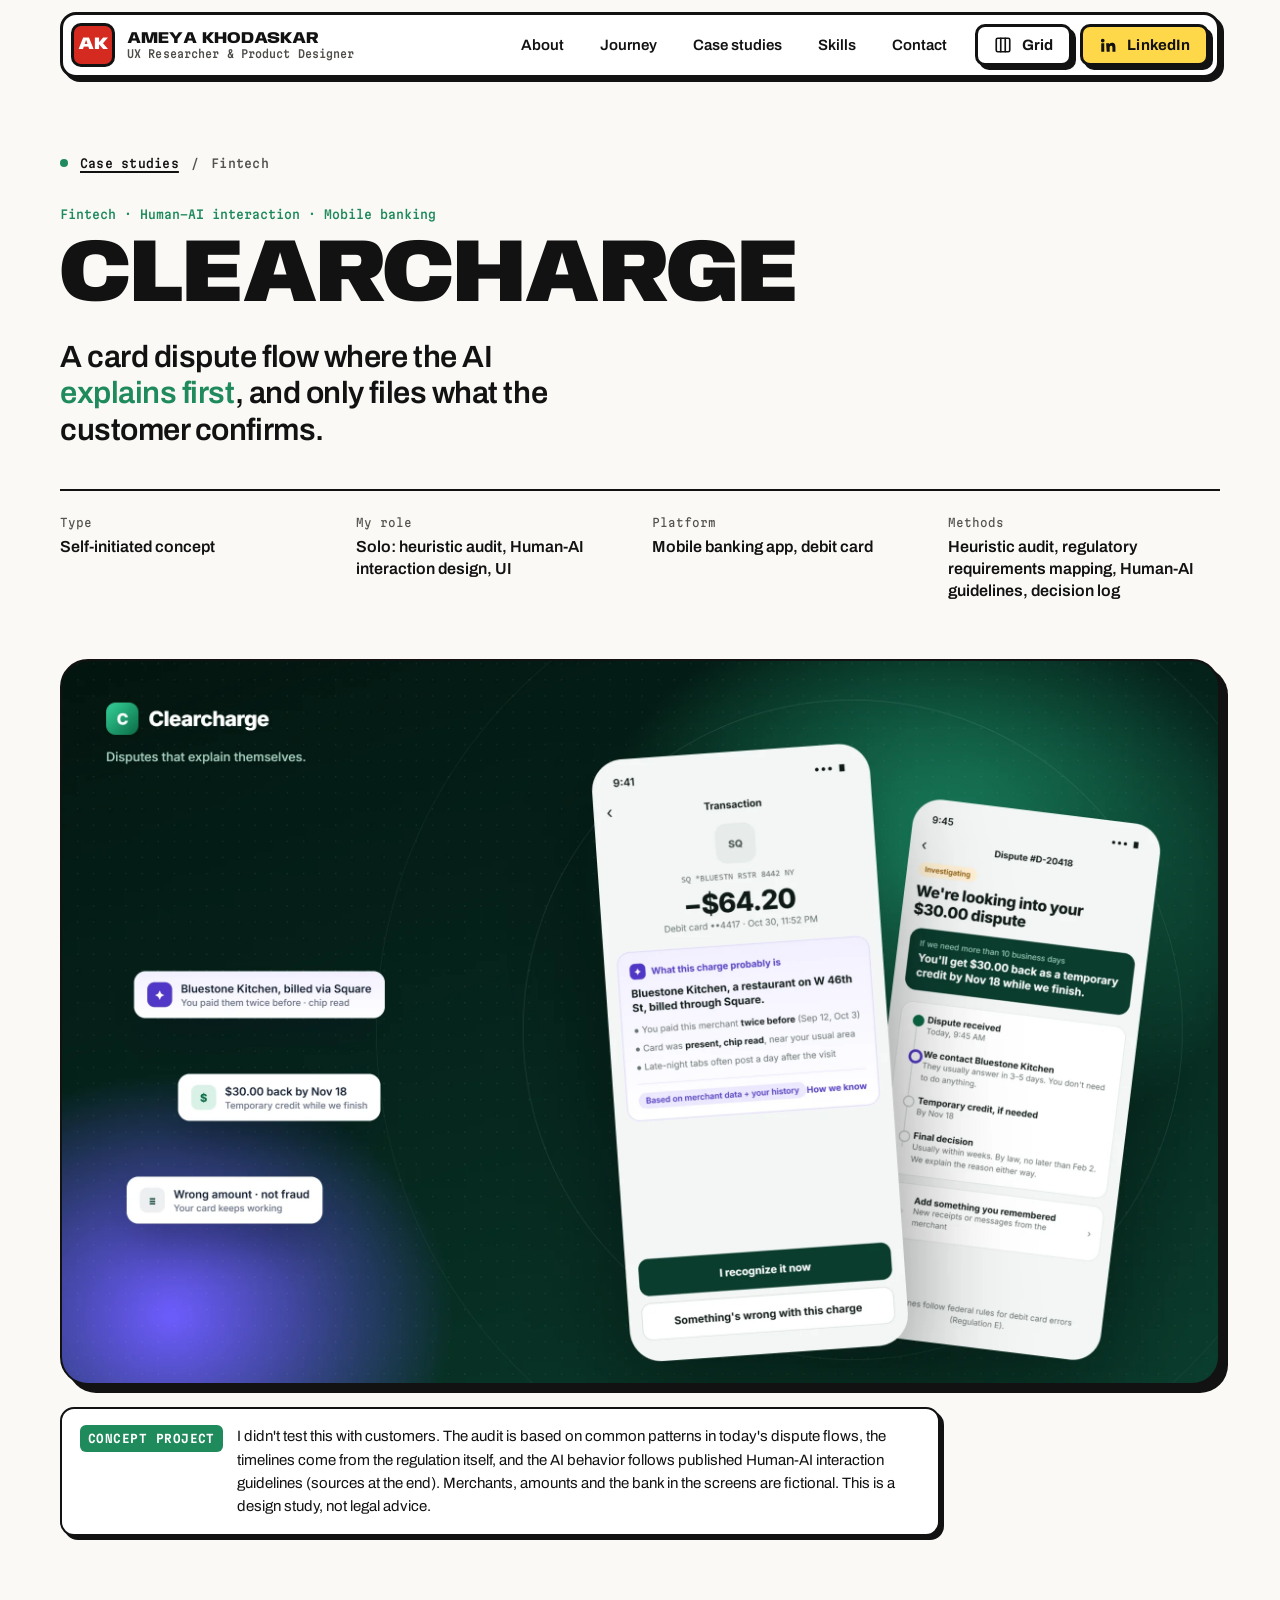
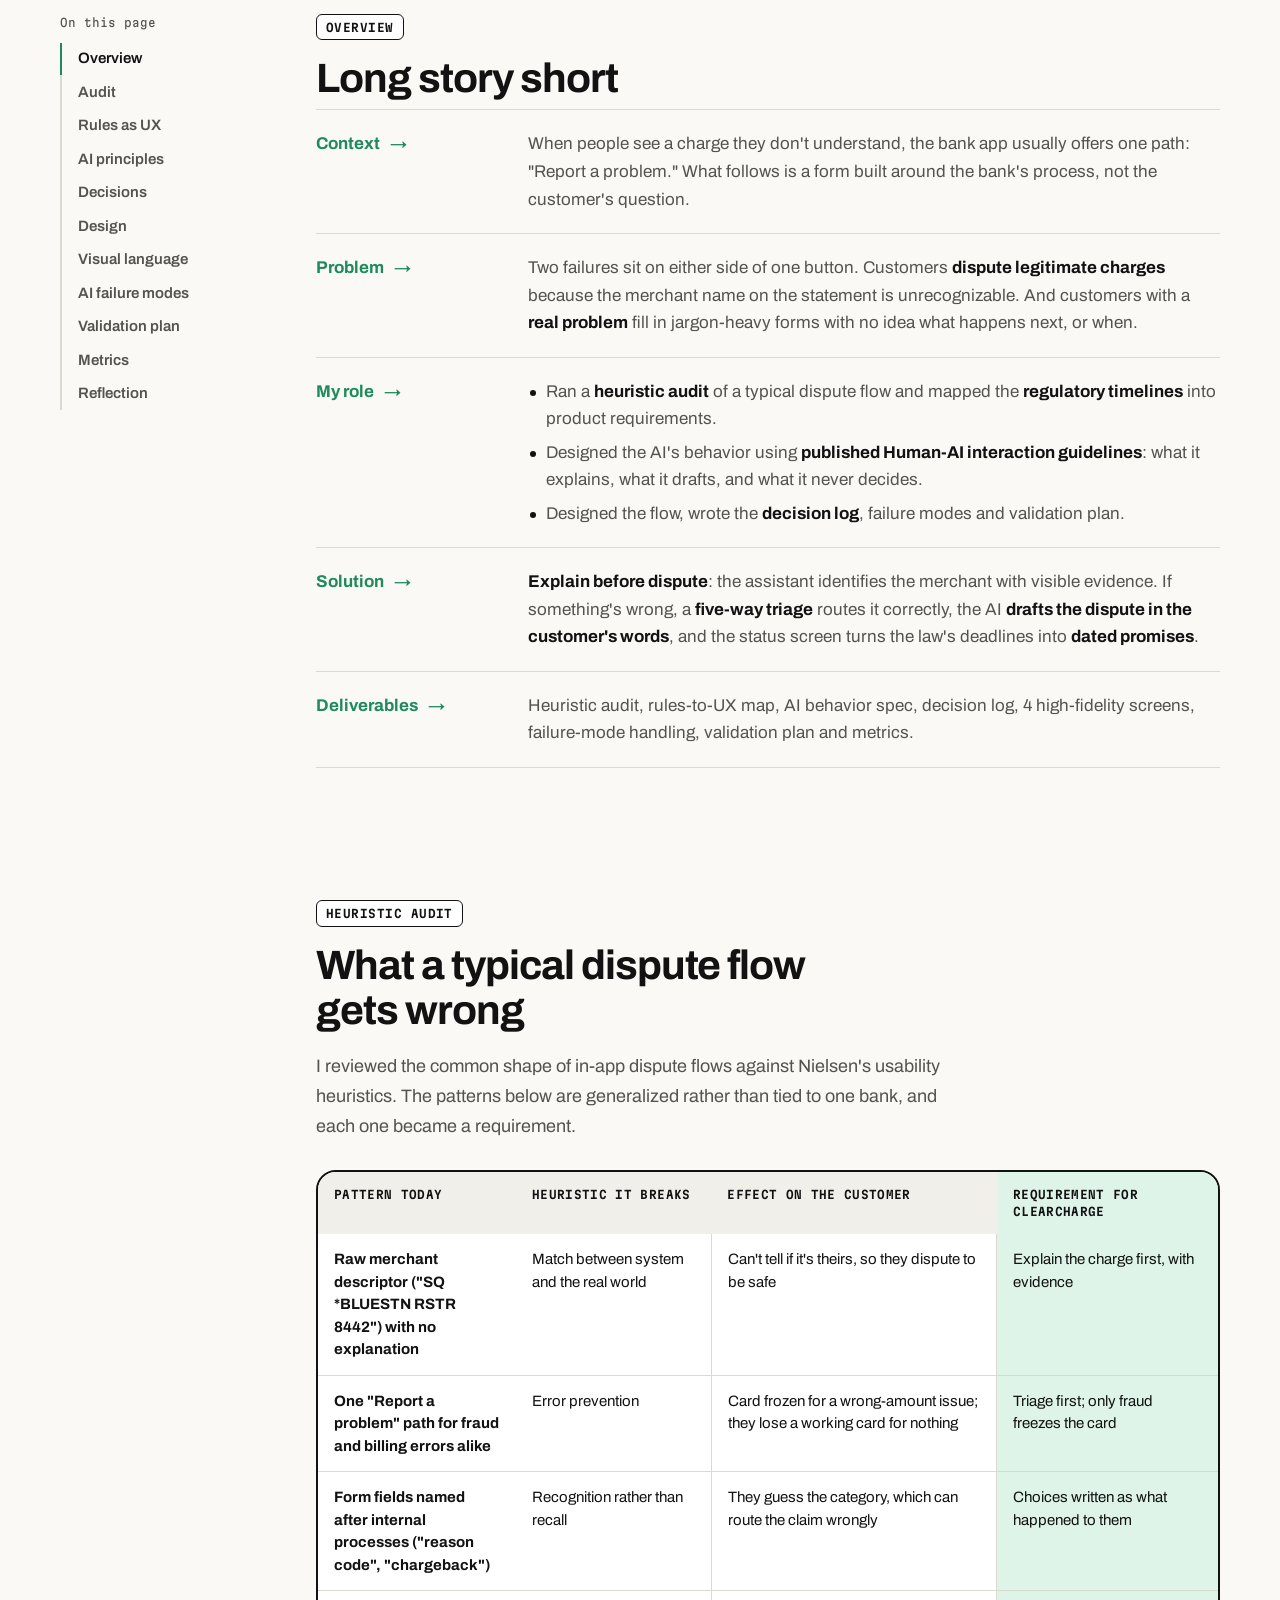
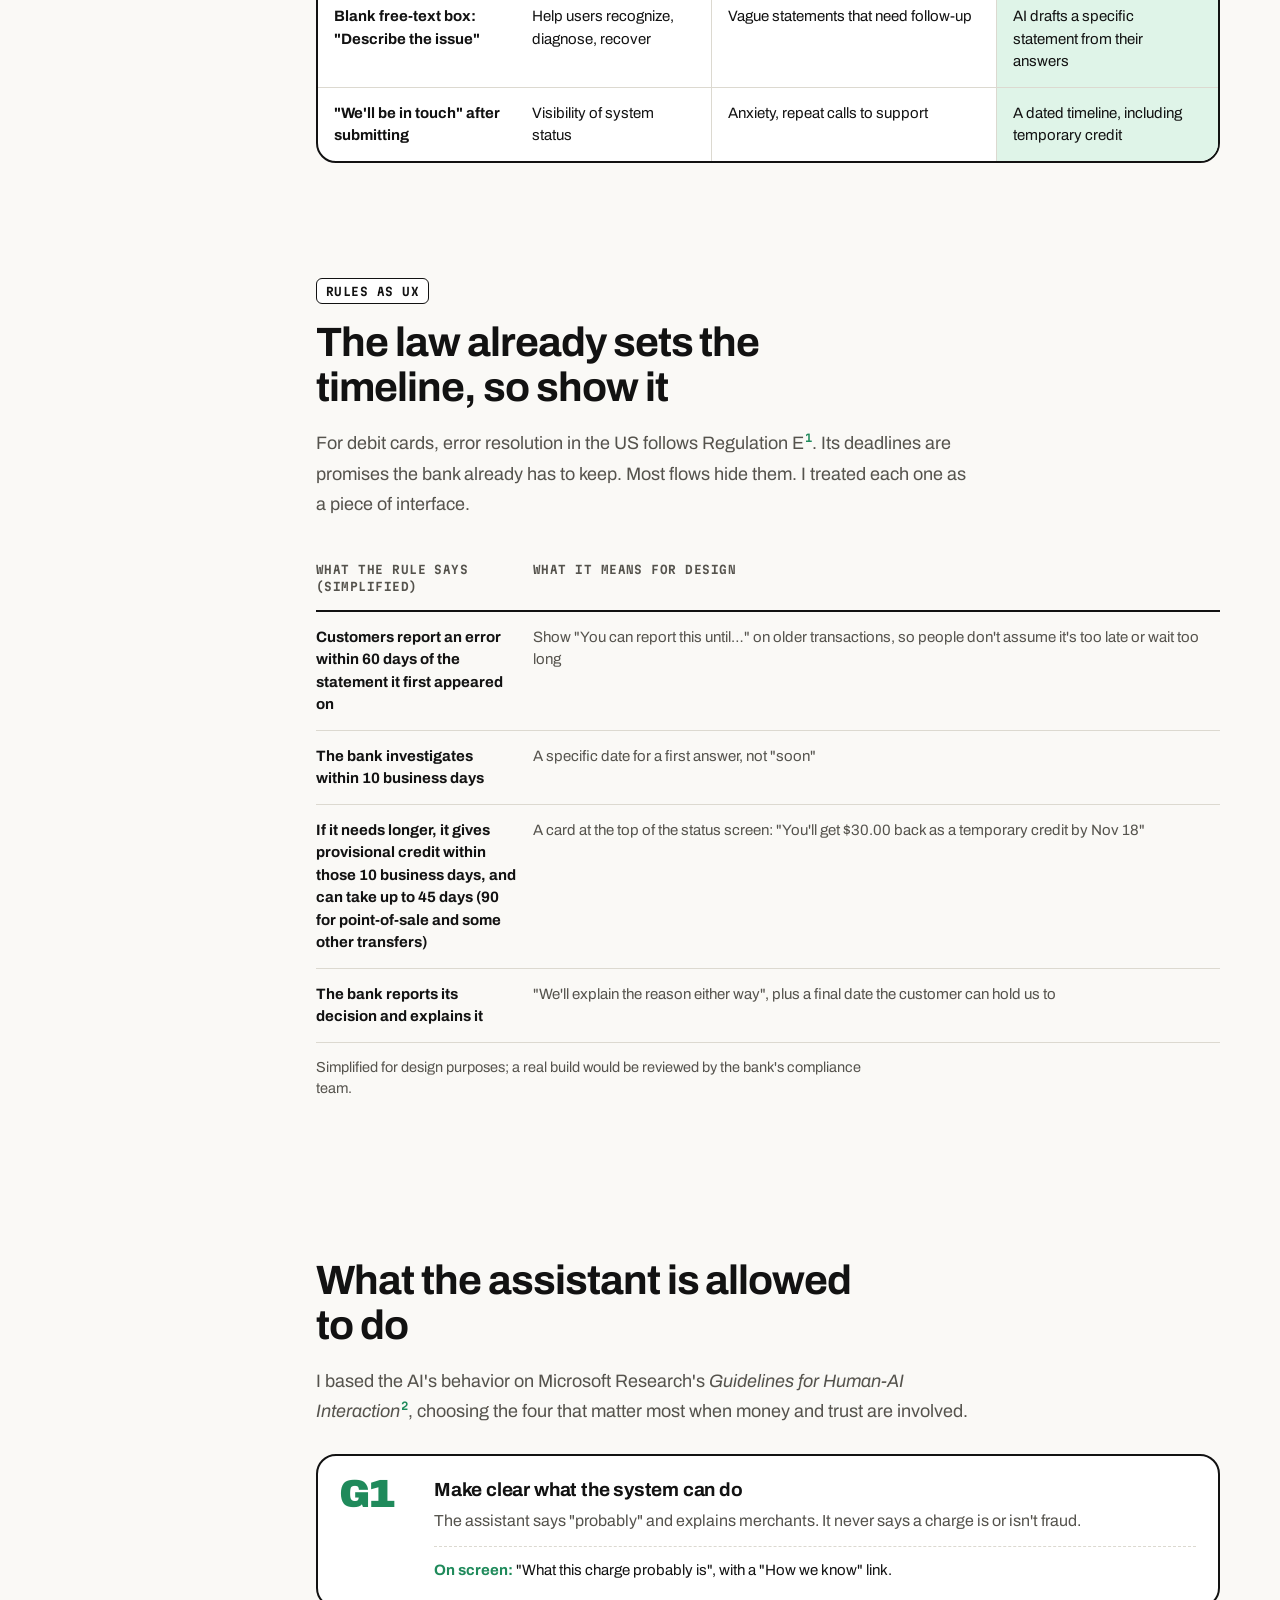
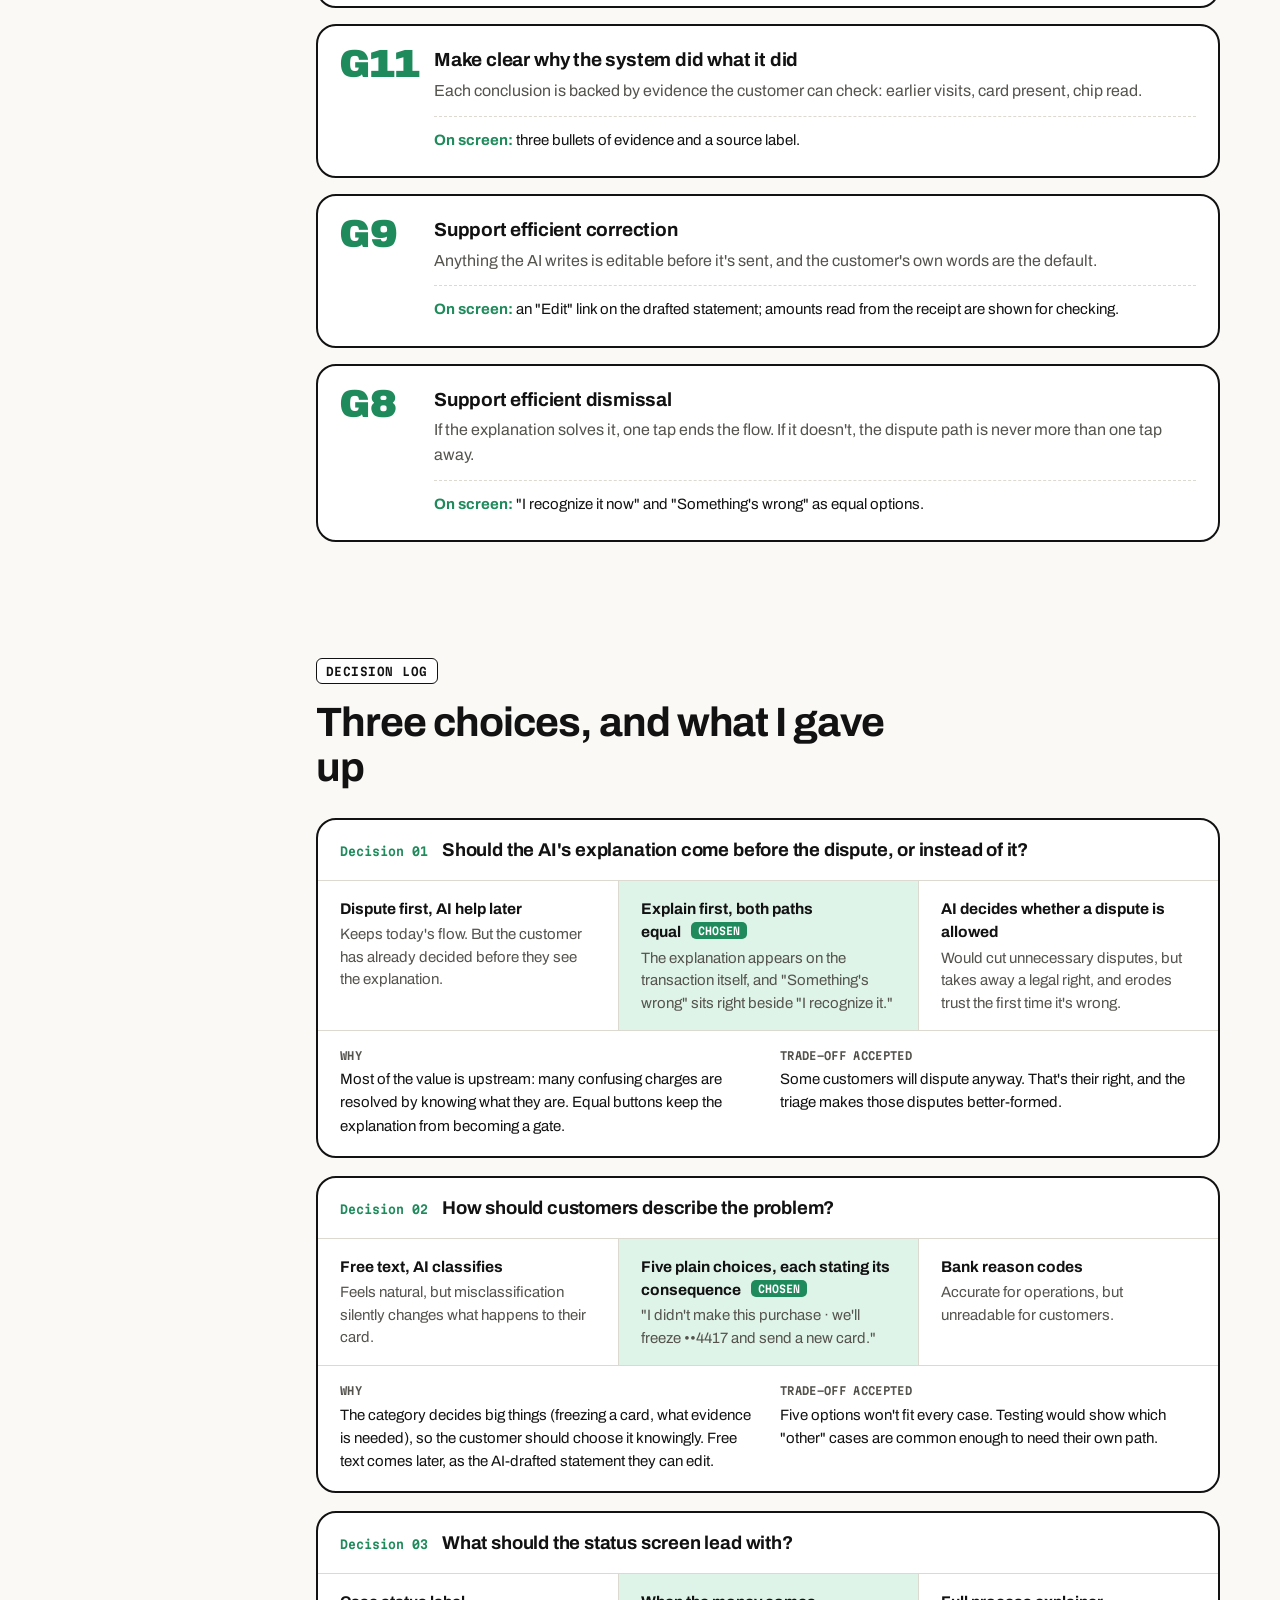
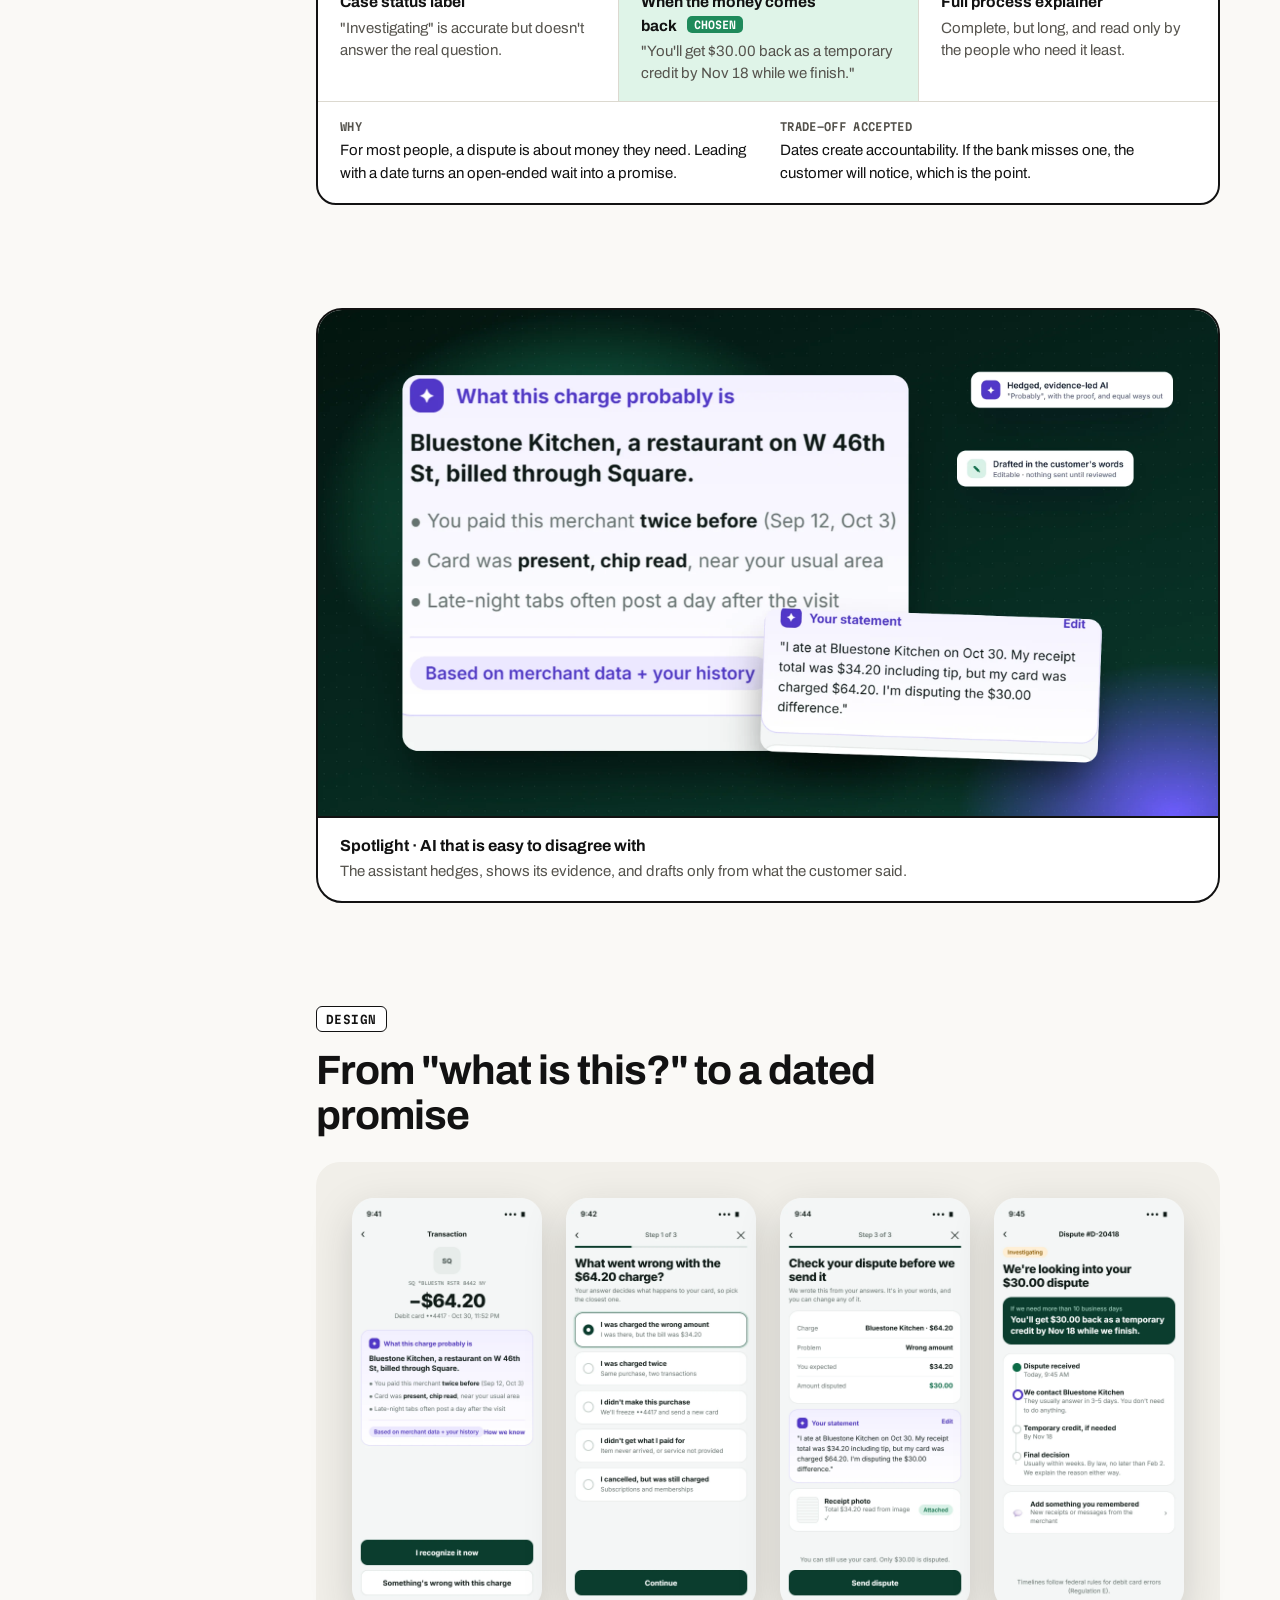
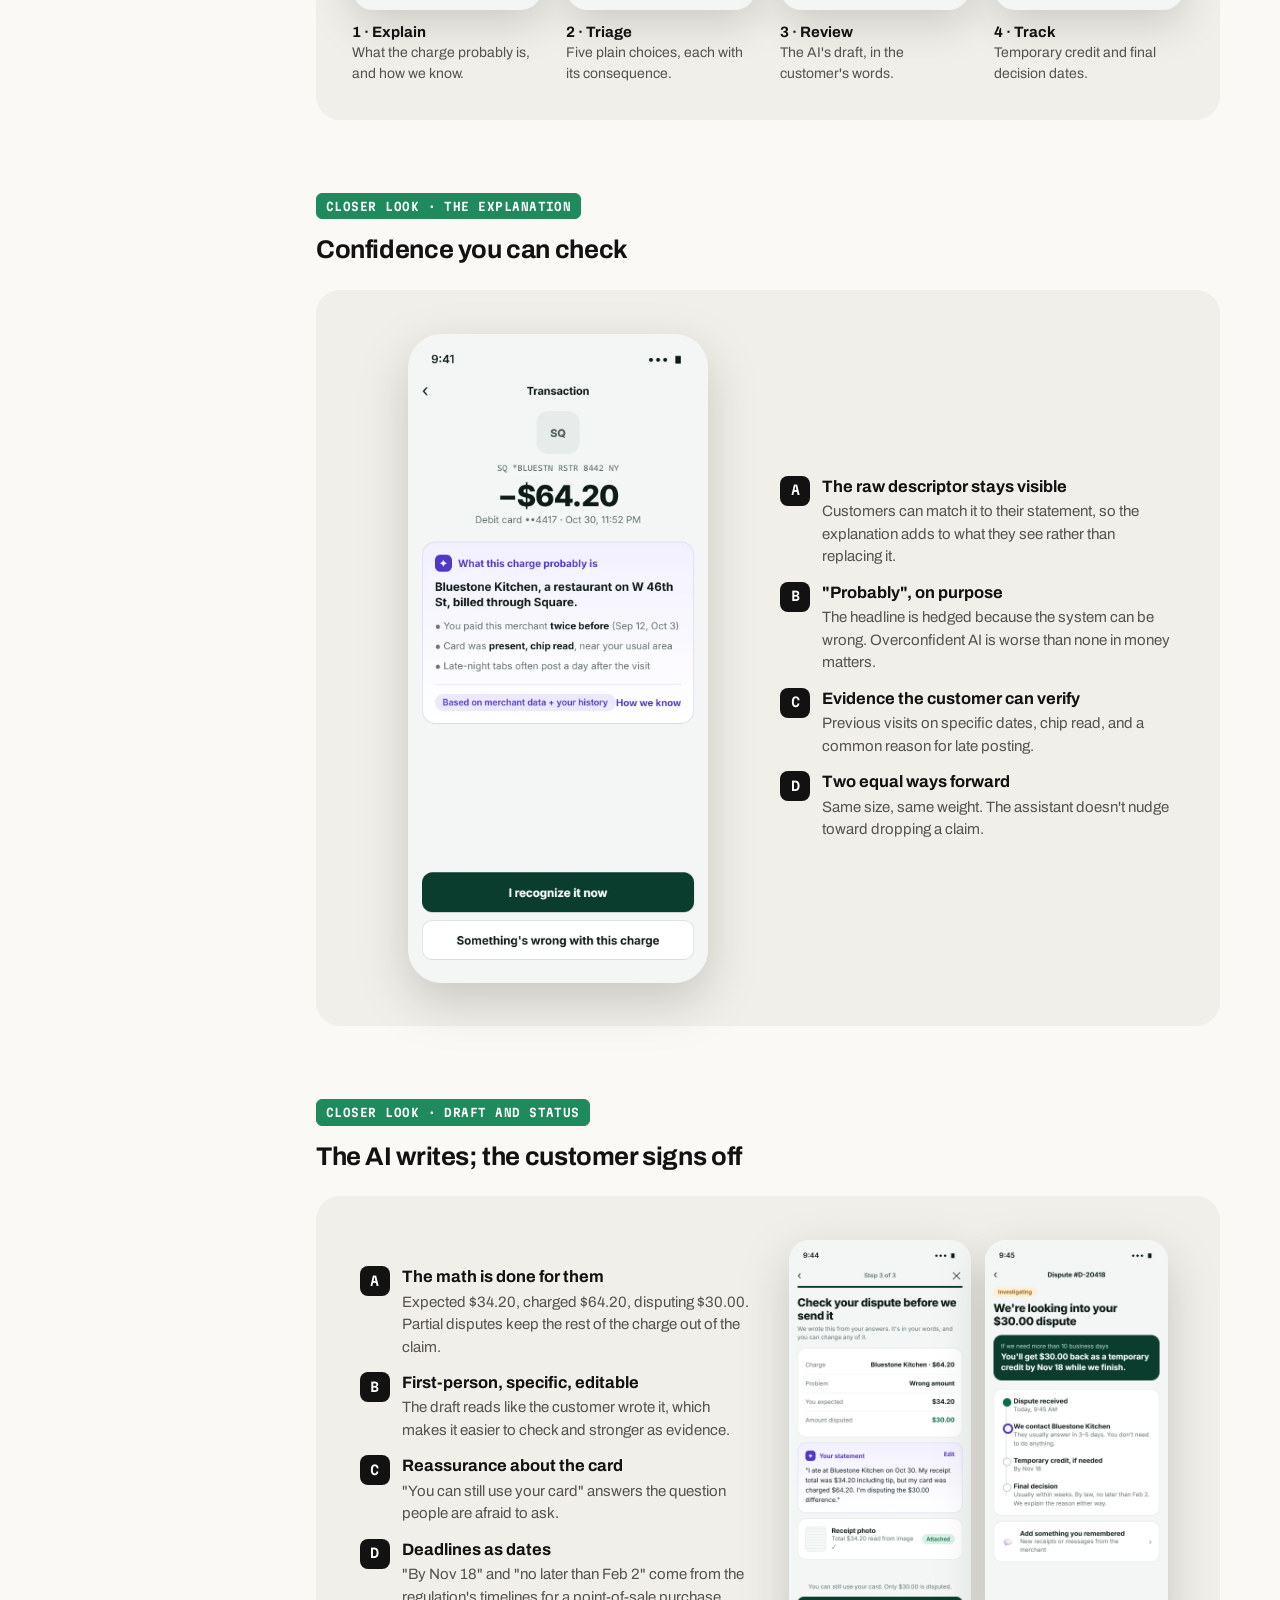
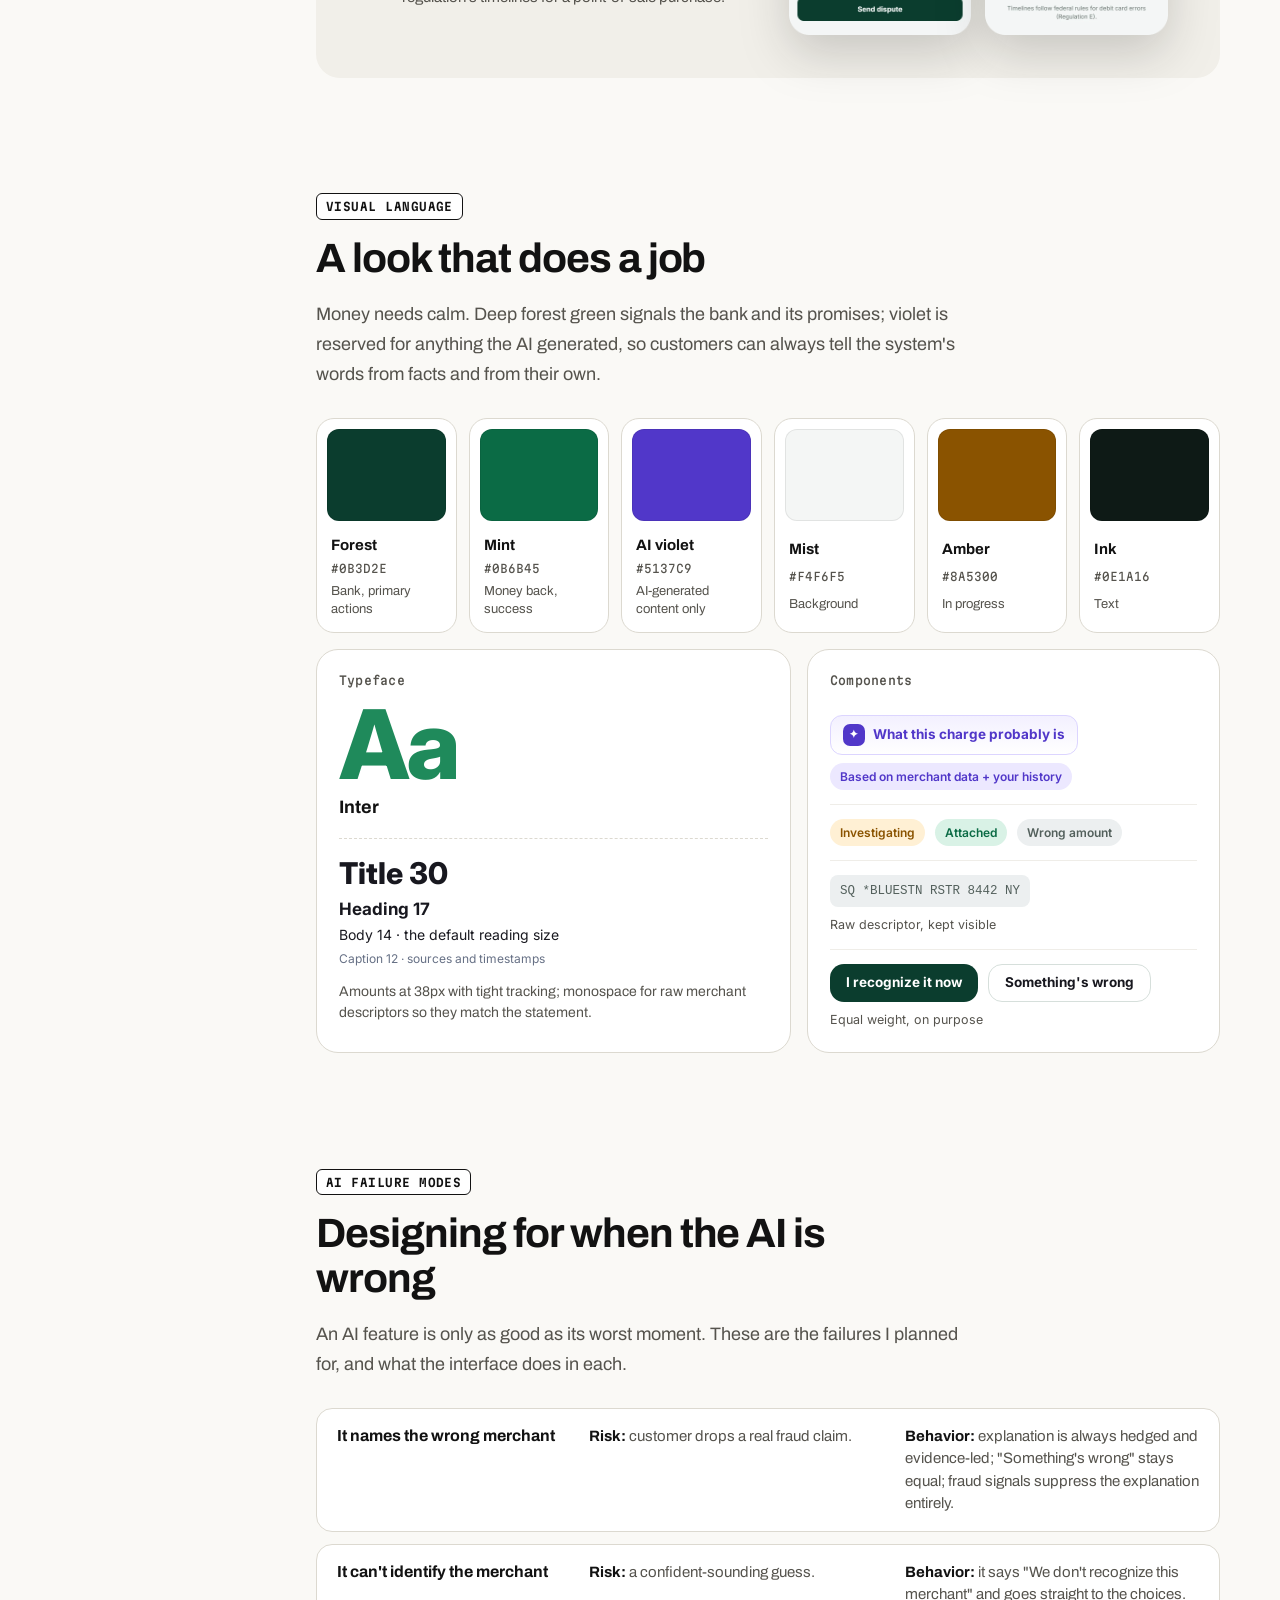
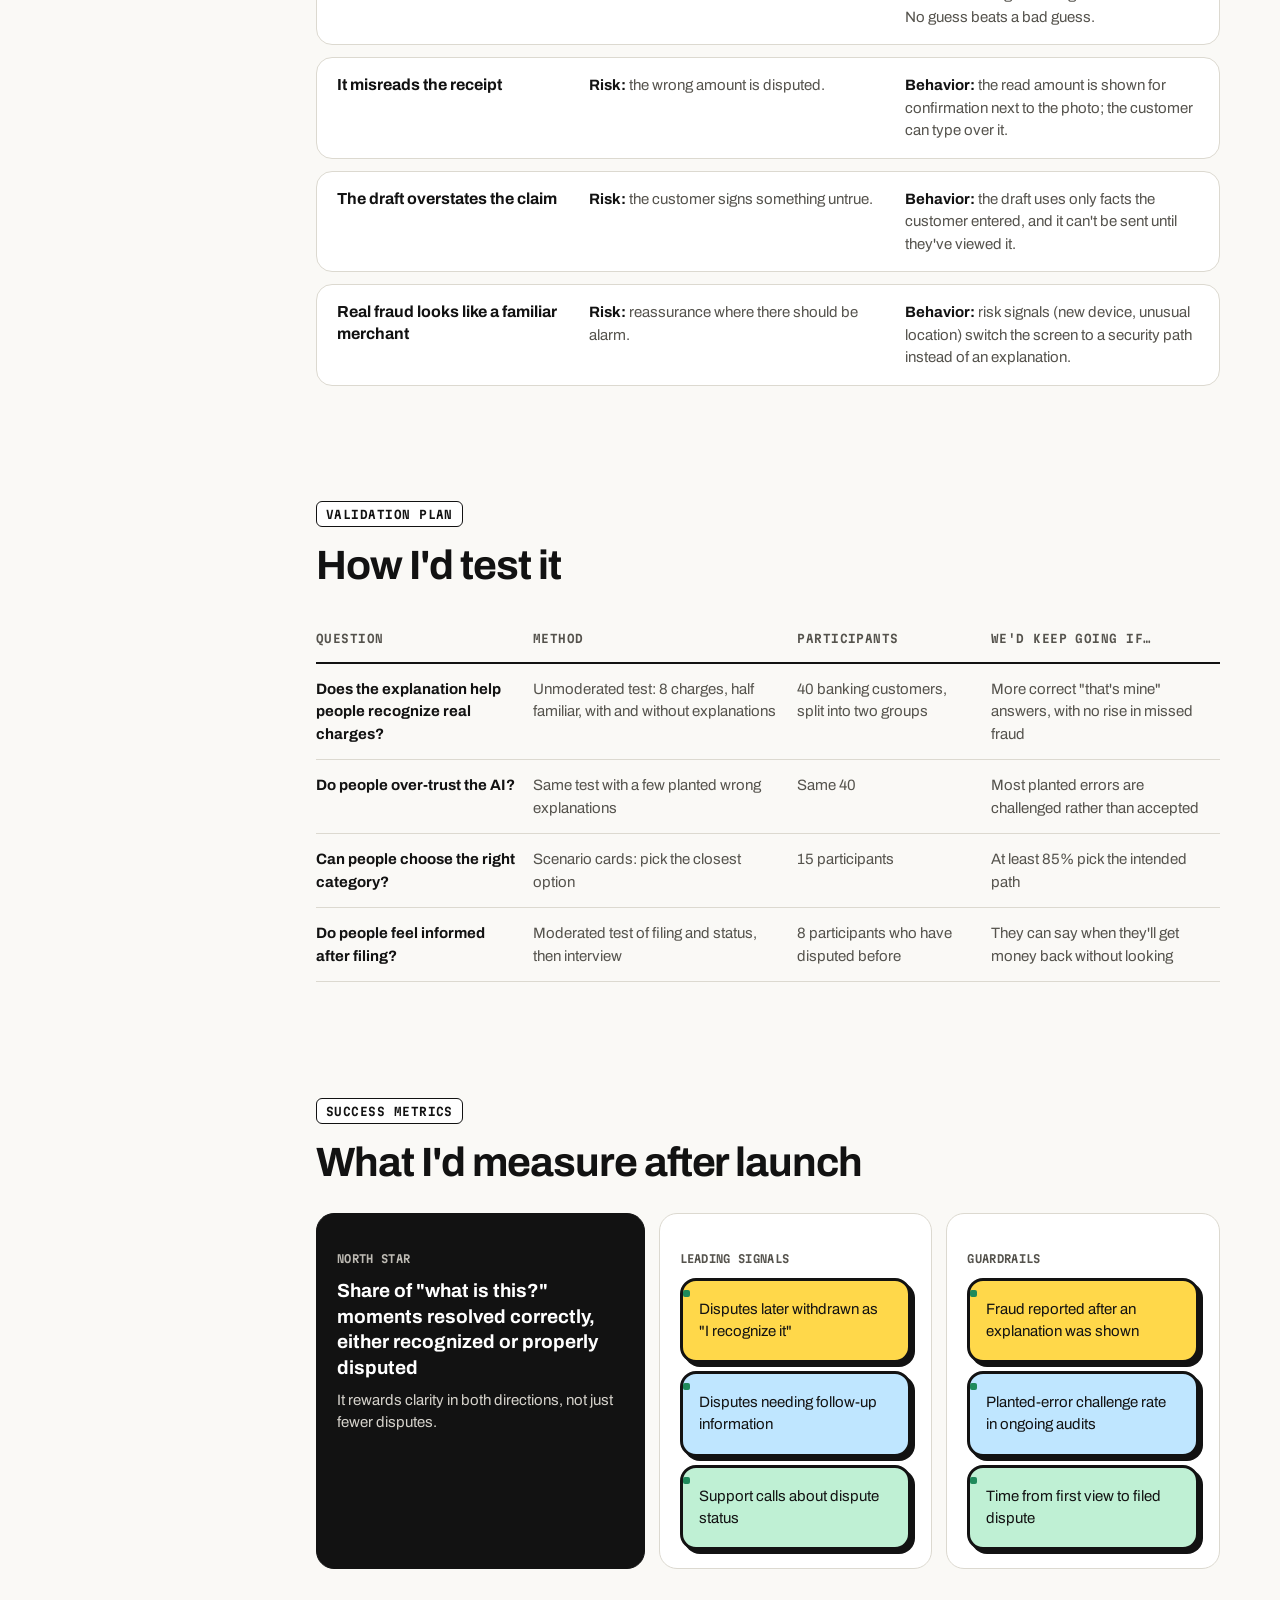
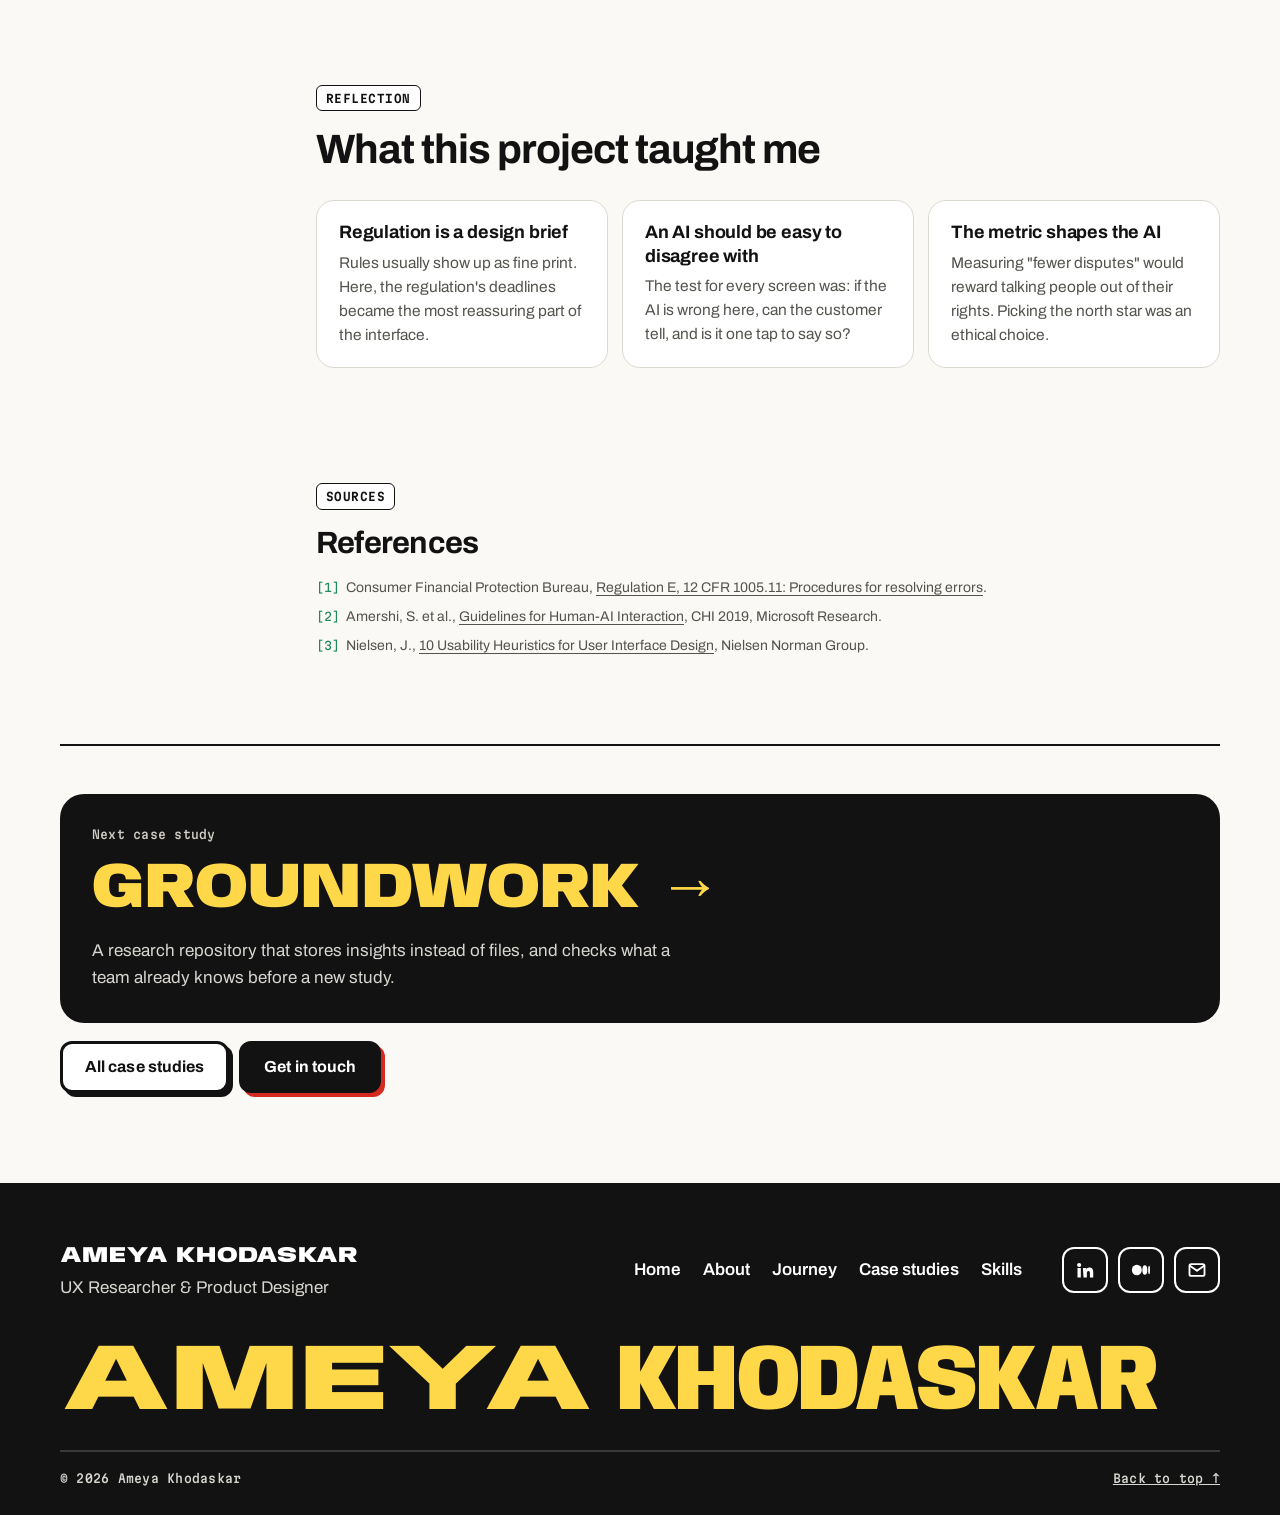
<file: case-studies/clearcharge-card-disputes/index.html>
<!doctype html>
<html lang="en" class="no-js">
<head>
<meta charset="utf-8">
<meta name="viewport" content="width=device-width, initial-scale=1">
<title>Clearcharge: AI-assisted card disputes case study | Ameya Khodaskar</title>
<meta name="description" content="A self-initiated concept: an AI-assisted debit card dispute flow for a digital bank that explains unfamiliar charges, routes problems correctly, drafts the dispute in the customer's words and turns Regulation E timelines into plain promises.">
<meta name="author" content="Ameya Khodaskar">
<meta name="theme-color" content="#d42a20">
<link rel="canonical" href="https://ameyakhodaskar.com/case-studies/clearcharge-card-disputes/">
<meta property="og:type" content="article">
<meta property="og:site_name" content="Ameya Khodaskar">
<meta property="og:title" content="Clearcharge: AI-assisted card disputes | Ameya Khodaskar">
<meta property="og:description" content="Fintech and Human-AI interaction: a dispute flow that explains itself and follows the law's timelines.">
<meta property="og:url" content="https://ameyakhodaskar.com/case-studies/clearcharge-card-disputes/">
<meta property="og:image" content="https://ameyakhodaskar.com/assets/images/case-studies/clearcharge/kv.webp">
<meta name="twitter:card" content="summary_large_image">
<link rel="icon" href="../../favicon.svg" type="image/svg+xml">
<link rel="apple-touch-icon" href="../../apple-touch-icon.png">
<link rel="preconnect" href="https://fonts.googleapis.com">
<link rel="preconnect" href="https://fonts.gstatic.com" crossorigin>
<link rel="stylesheet" href="https://fonts.googleapis.com/css2?family=Anybody:wdth,wght@50..150,500..900&amp;family=Archivo:wdth,wght@62..125,400..800&amp;family=Martian+Mono:wdth,wght@75..112.5,400..600&amp;family=Inter:wght@400;500;600;700&amp;display=swap">
<link rel="stylesheet" href="../../assets/css/style.css">
<link rel="stylesheet" href="../../assets/css/case.css">
<script>document.documentElement.classList.replace('no-js', 'js');</script>
</head>
<body class="cs-page acc-mint">
<a class="skip" href="#main">Skip to content</a>

<header class="topbar">
  <div class="wrap">
    <nav class="nav" aria-label="Primary">
      <a class="brand" href="../../" aria-label="Ameya Khodaskar, home">
        <span class="mono-mark" aria-hidden="true">AK</span>
        <span class="brand-name">Ameya Khodaskar<small>UX Researcher &amp; Product Designer</small></span>
      </a>
      <ul class="nav-links">
        <li><a href="../../#about">About</a></li>
        <li><a href="../../#experience">Journey</a></li>
        <li><a href="../../#projects">Case studies</a></li>
        <li><a href="../../#skills">Skills</a></li>
        <li><a href="../../#contact">Contact</a></li>
      </ul>
      <div class="nav-actions">
        <button class="btn btn-sm grid-toggle" type="button" aria-pressed="false" title="Show the layout grid (shortcut: G)">
          <svg viewBox="0 0 24 24" fill="none" stroke="currentColor" stroke-width="2.2" stroke-linecap="round" aria-hidden="true"><rect x="3" y="3" width="18" height="18" rx="2"/><path d="M9 3v18M15 3v18"/></svg>
          <span>Grid</span>
        </button>
        <a class="btn btn-sm btn-lemon" href="https://www.linkedin.com/in/ameya-khodaskar-071bb1207" target="_blank" rel="noopener">
          <svg viewBox="0 0 24 24" aria-hidden="true"><path fill="currentColor" d="M4.98 3.5a2.5 2.5 0 1 1 0 5 2.5 2.5 0 0 1 0-5zM3 9.5h4V21H3zM9.5 9.5h3.8v1.6h.06c.53-1 1.83-2.06 3.77-2.06 4.03 0 4.77 2.65 4.77 6.1V21h-4v-5.1c0-1.22-.02-2.78-1.7-2.78-1.7 0-1.96 1.33-1.96 2.7V21h-4z"/></svg>
          LinkedIn
        </a>
        <details class="menu">
          <summary aria-label="Menu">
            <svg viewBox="0 0 24 24" fill="none" stroke="currentColor" stroke-width="2.6" stroke-linecap="round" aria-hidden="true"><path d="M4 7h16M4 12h16M4 17h16"/></svg>
            <span>Menu</span>
          </summary>
          <div class="menu-panel">
            <a href="../../">Home <span>Top</span></a>
            <a href="../../#about">About <span>Profile</span></a>
            <a href="../../#experience">Journey <span>Role + study</span></a>
            <a href="../../#projects">Case studies <span>Six studies</span></a>
            <a href="../../#skills">Skills <span>Research / design</span></a>
            <a href="../../#contact">Contact <span>Email + LinkedIn</span></a>
          </div>
        </details>
      </div>
    </nav>
  </div>
</header>

<main id="main">

<section class="x-hero" aria-labelledby="cs-title">
  <div class="wrap">
    <p class="x-crumbs label"><span class="dot" aria-hidden="true"></span><a href="../../#projects">Case studies</a><span aria-hidden="true">/</span><span>Fintech</span></p>
    <p class="x-kicker">Fintech · Human-AI interaction · Mobile banking</p>
    <h1 id="cs-title" class="x-title">Clearcharge</h1>
    <p class="x-sub">A card dispute flow where the AI <em>explains first</em>, and only files what the customer confirms.</p>
    <dl class="x-meta">
      <div><dt>Type</dt><dd>Self-initiated concept</dd></div>
      <div><dt>My role</dt><dd>Solo: heuristic audit, Human-AI interaction design, UI</dd></div>
      <div><dt>Platform</dt><dd>Mobile banking app, debit card</dd></div>
      <div><dt>Methods</dt><dd>Heuristic audit, regulatory requirements mapping, Human-AI guidelines, decision log</dd></div>
    </dl>
    <figure class="kv-hero"><img src="../../assets/images/case-studies/clearcharge/kv.webp" width="2400" height="1500" alt="Clearcharge key visual: the charge explanation and dispute status screens on a deep green background, with floating cards" fetchpriority="high"></figure>
    <p class="x-flag"><b>Concept project</b><span>I didn't test this with customers. The audit is based on common patterns in today's dispute flows, the timelines come from the regulation itself, and the AI behavior follows published Human-AI interaction guidelines (sources at the end). Merchants, amounts and the bank in the screens are fictional. This is a design study, not legal advice.</span></p>
  </div>
</section>

<div class="wrap x-layout">
  <nav class="x-toc" aria-label="On this page">
    <p>On this page</p>
    <ol>
      <li><a href="#overview">Overview</a></li>
      <li><a href="#audit">Audit</a></li>
      <li><a href="#rules">Rules as UX</a></li>
      <li><a href="#principles">AI principles</a></li>
      <li><a href="#decisions">Decisions</a></li>
      <li><a href="#design">Design</a></li>
      <li><a href="#visual">Visual language</a></li>
      <li><a href="#failures">AI failure modes</a></li>
      <li><a href="#validation">Validation plan</a></li>
      <li><a href="#metrics">Metrics</a></li>
      <li><a href="#reflection">Reflection</a></li>
    </ol>
  </nav>

  <div class="x-main">

    <section id="overview" class="blk" aria-labelledby="h-overview">
      <p class="tag2">Overview</p>
      <h2 id="h-overview" class="x-h">Long story short</h2>
      <dl class="rows">
        <div class="row"><dt>Context</dt><dd>When people see a charge they don't understand, the bank app usually offers one path: "Report a problem." What follows is a form built around the bank's process, not the customer's question.</dd></div>
        <div class="row"><dt>Problem</dt><dd>Two failures sit on either side of one button. Customers <b>dispute legitimate charges</b> because the merchant name on the statement is unrecognizable. And customers with a <b>real problem</b> fill in jargon-heavy forms with no idea what happens next, or when.</dd></div>
        <div class="row"><dt>My role</dt><dd><ul><li>Ran a <b>heuristic audit</b> of a typical dispute flow and mapped the <b>regulatory timelines</b> into product requirements.</li><li>Designed the AI's behavior using <b>published Human-AI interaction guidelines</b>: what it explains, what it drafts, and what it never decides.</li><li>Designed the flow, wrote the <b>decision log</b>, failure modes and validation plan.</li></ul></dd></div>
        <div class="row"><dt>Solution</dt><dd><b>Explain before dispute</b>: the assistant identifies the merchant with visible evidence. If something's wrong, a <b>five-way triage</b> routes it correctly, the AI <b>drafts the dispute in the customer's words</b>, and the status screen turns the law's deadlines into <b>dated promises</b>.</dd></div>
        <div class="row"><dt>Deliverables</dt><dd>Heuristic audit, rules-to-UX map, AI behavior spec, decision log, 4 high-fidelity screens, failure-mode handling, validation plan and metrics.</dd></div>
      </dl>
    </section>

    <section id="audit" class="blk" aria-labelledby="h-audit">
      <p class="tag2">Heuristic audit</p>
      <h2 id="h-audit" class="x-h">What a typical dispute flow gets wrong</h2>
      <p class="x-p">I reviewed the common shape of in-app dispute flows against Nielsen's usability heuristics. The patterns below are generalized rather than tied to one bank, and each one became a requirement.</p>
      <div class="compare">
        <table>
          <thead><tr><th scope="col">Pattern today</th><th scope="col">Heuristic it breaks</th><th scope="col">Effect on the customer</th><th scope="col" class="hl-col">Requirement for Clearcharge</th></tr></thead>
          <tbody>
            <tr><th scope="row">Raw merchant descriptor ("SQ *BLUESTN RSTR 8442") with no explanation</th><td>Match between system and the real world</td><td>Can't tell if it's theirs, so they dispute to be safe</td><td class="hl-col">Explain the charge first, with evidence</td></tr>
            <tr><th scope="row">One "Report a problem" path for fraud and billing errors alike</th><td>Error prevention</td><td>Card frozen for a wrong-amount issue; they lose a working card for nothing</td><td class="hl-col">Triage first; only fraud freezes the card</td></tr>
            <tr><th scope="row">Form fields named after internal processes ("reason code", "chargeback")</th><td>Recognition rather than recall</td><td>They guess the category, which can route the claim wrongly</td><td class="hl-col">Choices written as what happened to them</td></tr>
            <tr><th scope="row">Blank free-text box: "Describe the issue"</th><td>Help users recognize, diagnose, recover</td><td>Vague statements that need follow-up</td><td class="hl-col">AI drafts a specific statement from their answers</td></tr>
            <tr><th scope="row">"We'll be in touch" after submitting</th><td>Visibility of system status</td><td>Anxiety, repeat calls to support</td><td class="hl-col">A dated timeline, including temporary credit</td></tr>
          </tbody>
        </table>
      </div>
    </section>

    <section id="rules" class="blk" aria-labelledby="h-rules">
      <p class="tag2">Rules as UX</p>
      <h2 id="h-rules" class="x-h">The law already sets the timeline, so show it</h2>
      <p class="x-p">For debit cards, error resolution in the US follows Regulation E<sup class="ref"><a href="#src">1</a></sup>. Its deadlines are promises the bank already has to keep. Most flows hide them. I treated each one as a piece of interface.</p>
      <div class="trade">
        <table>
          <thead><tr><th scope="col">What the rule says (simplified)</th><th scope="col">What it means for design</th></tr></thead>
          <tbody>
            <tr><th scope="row">Customers report an error within 60 days of the statement it first appeared on</th><td>Show "You can report this until…" on older transactions, so people don't assume it's too late or wait too long</td></tr>
            <tr><th scope="row">The bank investigates within 10 business days</th><td>A specific date for a first answer, not "soon"</td></tr>
            <tr><th scope="row">If it needs longer, it gives provisional credit within those 10 business days, and can take up to 45 days (90 for point-of-sale and some other transfers)</th><td>A card at the top of the status screen: "You'll get $30.00 back as a temporary credit by Nov 18"</td></tr>
            <tr><th scope="row">The bank reports its decision and explains it</th><td>"We'll explain the reason either way", plus a final date the customer can hold us to</td></tr>
          </tbody>
        </table>
      </div>
      <p class="x-cap">Simplified for design purposes; a real build would be reviewed by the bank's compliance team.</p>
    </section>

    <section id="principles" class="blk" aria-labelledby="h-principles">
      <p class="tag2">AI principles</p>
      <h2 id="h-principles" class="x-h">What the assistant is allowed to do</h2>
      <p class="x-p">I based the AI's behavior on Microsoft Research's <i>Guidelines for Human-AI Interaction</i><sup class="ref"><a href="#src">2</a></sup>, choosing the four that matter most when money and trust are involved.</p>
      <div class="insights">
        <div class="insight"><span class="n">G1</span><div><h4>Make clear what the system can do</h4><p>The assistant says "probably" and explains merchants. It never says a charge is or isn't fraud.</p><p class="so"><b>On screen:</b> "What this charge probably is", with a "How we know" link.</p></div></div>
        <div class="insight"><span class="n">G11</span><div><h4>Make clear why the system did what it did</h4><p>Each conclusion is backed by evidence the customer can check: earlier visits, card present, chip read.</p><p class="so"><b>On screen:</b> three bullets of evidence and a source label.</p></div></div>
        <div class="insight"><span class="n">G9</span><div><h4>Support efficient correction</h4><p>Anything the AI writes is editable before it's sent, and the customer's own words are the default.</p><p class="so"><b>On screen:</b> an "Edit" link on the drafted statement; amounts read from the receipt are shown for checking.</p></div></div>
        <div class="insight"><span class="n">G8</span><div><h4>Support efficient dismissal</h4><p>If the explanation solves it, one tap ends the flow. If it doesn't, the dispute path is never more than one tap away.</p><p class="so"><b>On screen:</b> "I recognize it now" and "Something's wrong" as equal options.</p></div></div>
      </div>
    </section>

    <section id="decisions" class="blk" aria-labelledby="h-decisions">
      <p class="tag2">Decision log</p>
      <h2 id="h-decisions" class="x-h">Three choices, and what I gave up</h2>
      <div class="decide">
        <article class="dec">
          <div class="dec-h"><i>Decision 01</i><h4>Should the AI's explanation come before the dispute, or instead of it?</h4></div>
          <div class="dec-o">
            <div class="no"><b>Dispute first, AI help later</b>Keeps today's flow. But the customer has already decided before they see the explanation.</div>
            <div class="pick"><b>Explain first, both paths equal</b>The explanation appears on the transaction itself, and "Something's wrong" sits right beside "I recognize it."</div>
            <div class="no"><b>AI decides whether a dispute is allowed</b>Would cut unnecessary disputes, but takes away a legal right, and erodes trust the first time it's wrong.</div>
          </div>
          <div class="dec-w"><p><b>Why</b>Most of the value is upstream: many confusing charges are resolved by knowing what they are. Equal buttons keep the explanation from becoming a gate.</p><p><b>Trade-off accepted</b>Some customers will dispute anyway. That's their right, and the triage makes those disputes better-formed.</p></div>
        </article>
        <article class="dec">
          <div class="dec-h"><i>Decision 02</i><h4>How should customers describe the problem?</h4></div>
          <div class="dec-o">
            <div class="no"><b>Free text, AI classifies</b>Feels natural, but misclassification silently changes what happens to their card.</div>
            <div class="pick"><b>Five plain choices, each stating its consequence</b>"I didn't make this purchase · we'll freeze ••4417 and send a new card."</div>
            <div class="no"><b>Bank reason codes</b>Accurate for operations, but unreadable for customers.</div>
          </div>
          <div class="dec-w"><p><b>Why</b>The category decides big things (freezing a card, what evidence is needed), so the customer should choose it knowingly. Free text comes later, as the AI-drafted statement they can edit.</p><p><b>Trade-off accepted</b>Five options won't fit every case. Testing would show which "other" cases are common enough to need their own path.</p></div>
        </article>
        <article class="dec">
          <div class="dec-h"><i>Decision 03</i><h4>What should the status screen lead with?</h4></div>
          <div class="dec-o">
            <div class="no"><b>Case status label</b>"Investigating" is accurate but doesn't answer the real question.</div>
            <div class="pick"><b>When the money comes back</b>"You'll get $30.00 back as a temporary credit by Nov 18 while we finish."</div>
            <div class="no"><b>Full process explainer</b>Complete, but long, and read only by the people who need it least.</div>
          </div>
          <div class="dec-w"><p><b>Why</b>For most people, a dispute is about money they need. Leading with a date turns an open-ended wait into a promise.</p><p><b>Trade-off accepted</b>Dates create accountability. If the bank misses one, the customer will notice, which is the point.</p></div>
        </article>
      </div>
    </section>

    <figure class="spot reveal"><img src="../../assets/images/case-studies/clearcharge/sp.webp" width="2400" height="1350" alt="Close-up of the AI explanation card and the drafted dispute statement" loading="lazy"><figcaption><b>Spotlight · AI that is easy to disagree with</b>The assistant hedges, shows its evidence, and drafts only from what the customer said.</figcaption></figure>

    <section id="design" class="blk" aria-labelledby="h-design">
      <p class="tag2">Design</p>
      <h2 id="h-design" class="x-h">From "what is this?" to a dated promise</h2>
      <div class="shots" style="--n:4">
        <figure><img src="../../assets/images/case-studies/clearcharge/c1.webp" width="780" height="1688" alt="Charge explanation" loading="lazy"><figcaption><b>1 · Explain</b>What the charge probably is, and how we know.</figcaption></figure>
        <figure><img src="../../assets/images/case-studies/clearcharge/c2.webp" width="780" height="1688" alt="Triage" loading="lazy"><figcaption><b>2 · Triage</b>Five plain choices, each with its consequence.</figcaption></figure>
        <figure><img src="../../assets/images/case-studies/clearcharge/c3.webp" width="780" height="1688" alt="Review drafted dispute" loading="lazy"><figcaption><b>3 · Review</b>The AI's draft, in the customer's words.</figcaption></figure>
        <figure><img src="../../assets/images/case-studies/clearcharge/c4.webp" width="780" height="1688" alt="Status" loading="lazy"><figcaption><b>4 · Track</b>Temporary credit and final decision dates.</figcaption></figure>
      </div>

      <div class="int">
        <p class="tag2 acc">Closer look · The explanation</p>
        <h3 class="x-h3">Confidence you can check</h3>
        <div class="anno">
          <figure><img class="solo" src="../../assets/images/case-studies/clearcharge/c1.webp" width="780" height="1688" alt="Charge explanation" loading="lazy"></figure>
          <div class="callouts">
            <div class="callout"><i>A</i><div><b>The raw descriptor stays visible</b><span>Customers can match it to their statement, so the explanation adds to what they see rather than replacing it.</span></div></div>
            <div class="callout"><i>B</i><div><b>"Probably", on purpose</b><span>The headline is hedged because the system can be wrong. Overconfident AI is worse than none in money matters.</span></div></div>
            <div class="callout"><i>C</i><div><b>Evidence the customer can verify</b><span>Previous visits on specific dates, chip read, and a common reason for late posting.</span></div></div>
            <div class="callout"><i>D</i><div><b>Two equal ways forward</b><span>Same size, same weight. The assistant doesn't nudge toward dropping a claim.</span></div></div>
          </div>
        </div>
      </div>

      <div class="int">
        <p class="tag2 acc">Closer look · Draft and status</p>
        <h3 class="x-h3">The AI writes; the customer signs off</h3>
        <div class="anno flip">
          <figure><img class="ph" src="../../assets/images/case-studies/clearcharge/c3.webp" width="780" height="1688" alt="Drafted dispute review" loading="lazy"><img class="ph" src="../../assets/images/case-studies/clearcharge/c4.webp" width="780" height="1688" alt="Dispute status" loading="lazy"></figure>
          <div class="callouts">
            <div class="callout"><i>A</i><div><b>The math is done for them</b><span>Expected $34.20, charged $64.20, disputing $30.00. Partial disputes keep the rest of the charge out of the claim.</span></div></div>
            <div class="callout"><i>B</i><div><b>First-person, specific, editable</b><span>The draft reads like the customer wrote it, which makes it easier to check and stronger as evidence.</span></div></div>
            <div class="callout"><i>C</i><div><b>Reassurance about the card</b><span>"You can still use your card" answers the question people are afraid to ask.</span></div></div>
            <div class="callout"><i>D</i><div><b>Deadlines as dates</b><span>"By Nov 18" and "no later than Feb 2" come from the regulation's timelines for a point-of-sale purchase.</span></div></div>
          </div>
        </div>
      </div>
    </section>

    <section id="visual" class="blk" aria-labelledby="h-visual">
      <p class="tag2">Visual language</p>
      <h2 id="h-visual" class="x-h">A look that does a job</h2>
      <p class="x-p">Money needs calm. Deep forest green signals the bank and its promises; violet is reserved for anything the AI generated, so customers can always tell the system's words from facts and from their own.</p>
      <div class="vl">
        <div class="vl-pal"><div class="sw"><i style="background:#0b3d2e"></i><b>Forest</b><span>#0b3d2e</span><small>Bank, primary actions</small></div><div class="sw"><i style="background:#0b6b45"></i><b>Mint</b><span>#0b6b45</span><small>Money back, success</small></div><div class="sw"><i style="background:#5137c9"></i><b>AI violet</b><span>#5137c9</span><small>AI-generated content only</small></div><div class="sw"><i style="background:#f4f6f5"></i><b>Mist</b><span>#f4f6f5</span><small>Background</small></div><div class="sw"><i style="background:#8a5300"></i><b>Amber</b><span>#8a5300</span><small>In progress</small></div><div class="sw"><i style="background:#0e1a16"></i><b>Ink</b><span>#0e1a16</span><small>Text</small></div></div>
        <div class="vl-type"><p class="label">Typeface</p><p class="ty-big" style="font-family:Inter,sans-serif">Aa</p><p class="ty-name">Inter</p><p class="ty-scale" style="font-family:Inter,sans-serif"><span style="font-size:30px;font-weight:800">Title 30</span><span style="font-size:17px;font-weight:700">Heading 17</span><span style="font-size:14px">Body 14 · the default reading size</span><span style="font-size:12px;color:#667085">Caption 12 · sources and timestamps</span></p><p class="ty-note">Amounts at 38px with tight tracking; monospace for raw merchant descriptors so they match the statement.</p></div>
        <div class="vl-cmp" style="font-family:Inter,sans-serif"><p class="label">Components</p><div class="cmp-row"><span class="ai-tag"><i>✦</i>What this charge probably is</span><span class="pl" style="background:#ece8ff;color:#5137c9">Based on merchant data + your history</span></div>
<div class="cmp-row"><span class="pl" style="background:#fff0d4;color:#8a5300">Investigating</span><span class="pl" style="background:#d9f2e6;color:#0b6b45">Attached</span><span class="pl" style="background:#eceff0;color:#53605c">Wrong amount</span></div>
<div class="cmp-row"><span class="desc">SQ *BLUESTN RSTR 8442 NY</span><small>Raw descriptor, kept visible</small></div>
<div class="cmp-row"><span class="bt" style="background:#0b3d2e;color:#fff;border-radius:14px">I recognize it now</span><span class="bt" style="background:#fff;border:1.5px solid #d6dfdb;border-radius:14px">Something's wrong</span><small>Equal weight, on purpose</small></div></div>
      </div>
    </section>

    <section id="failures" class="blk" aria-labelledby="h-failures">
      <p class="tag2">AI failure modes</p>
      <h2 id="h-failures" class="x-h">Designing for when the AI is wrong</h2>
      <p class="x-p">An AI feature is only as good as its worst moment. These are the failures I planned for, and what the interface does in each.</p>
      <div class="edge">
        <div><b>It names the wrong merchant</b><p><em>Risk:</em> customer drops a real fraud claim.</p><p><em>Behavior:</em> explanation is always hedged and evidence-led; "Something's wrong" stays equal; fraud signals suppress the explanation entirely.</p></div>
        <div><b>It can't identify the merchant</b><p><em>Risk:</em> a confident-sounding guess.</p><p><em>Behavior:</em> it says "We don't recognize this merchant" and goes straight to the choices. No guess beats a bad guess.</p></div>
        <div><b>It misreads the receipt</b><p><em>Risk:</em> the wrong amount is disputed.</p><p><em>Behavior:</em> the read amount is shown for confirmation next to the photo; the customer can type over it.</p></div>
        <div><b>The draft overstates the claim</b><p><em>Risk:</em> the customer signs something untrue.</p><p><em>Behavior:</em> the draft uses only facts the customer entered, and it can't be sent until they've viewed it.</p></div>
        <div><b>Real fraud looks like a familiar merchant</b><p><em>Risk:</em> reassurance where there should be alarm.</p><p><em>Behavior:</em> risk signals (new device, unusual location) switch the screen to a security path instead of an explanation.</p></div>
      </div>
    </section>

    <section id="validation" class="blk" aria-labelledby="h-validation">
      <p class="tag2">Validation plan</p>
      <h2 id="h-validation" class="x-h">How I'd test it</h2>
      <div class="trade">
        <table>
          <thead><tr><th scope="col">Question</th><th scope="col">Method</th><th scope="col">Participants</th><th scope="col">We'd keep going if…</th></tr></thead>
          <tbody>
            <tr><th scope="row">Does the explanation help people recognize real charges?</th><td>Unmoderated test: 8 charges, half familiar, with and without explanations</td><td>40 banking customers, split into two groups</td><td>More correct "that's mine" answers, with no rise in missed fraud</td></tr>
            <tr><th scope="row">Do people over-trust the AI?</th><td>Same test with a few planted wrong explanations</td><td>Same 40</td><td>Most planted errors are challenged rather than accepted</td></tr>
            <tr><th scope="row">Can people choose the right category?</th><td>Scenario cards: pick the closest option</td><td>15 participants</td><td>At least 85% pick the intended path</td></tr>
            <tr><th scope="row">Do people feel informed after filing?</th><td>Moderated test of filing and status, then interview</td><td>8 participants who have disputed before</td><td>They can say when they'll get money back without looking</td></tr>
          </tbody>
        </table>
      </div>
    </section>

    <section id="metrics" class="blk" aria-labelledby="h-metrics">
      <p class="tag2">Success metrics</p>
      <h2 id="h-metrics" class="x-h">What I'd measure after launch</h2>
      <div class="metrics">
        <div class="metric ns"><h5>North star</h5><p>Share of "what is this?" moments resolved correctly, either recognized or properly disputed</p><p>It rewards clarity in both directions, not just fewer disputes.</p></div>
        <div class="metric"><h5>Leading signals</h5><ul><li>Disputes later withdrawn as "I recognize it"</li><li>Disputes needing follow-up information</li><li>Support calls about dispute status</li></ul></div>
        <div class="metric"><h5>Guardrails</h5><ul><li>Fraud reported after an explanation was shown</li><li>Planted-error challenge rate in ongoing audits</li><li>Time from first view to filed dispute</li></ul></div>
      </div>
    </section>

    <section id="reflection" class="blk" aria-labelledby="h-reflection">
      <p class="tag2">Reflection</p>
      <h2 id="h-reflection" class="x-h">What this project taught me</h2>
      <div class="take">
        <div><b>Regulation is a design brief</b><p>Rules usually show up as fine print. Here, the regulation's deadlines became the most reassuring part of the interface.</p></div>
        <div><b>An AI should be easy to disagree with</b><p>The test for every screen was: if the AI is wrong here, can the customer tell, and is it one tap to say so?</p></div>
        <div><b>The metric shapes the AI</b><p>Measuring "fewer disputes" would reward talking people out of their rights. Picking the north star was an ethical choice.</p></div>
      </div>
    </section>

    <section id="src" class="blk" aria-labelledby="h-src" style="padding-bottom:24px">
      <p class="tag2">Sources</p>
      <h2 id="h-src" class="x-h" style="font-size:clamp(24px,2.4vw,32px)">References</h2>
      <ol class="refs">
        <li><span>Consumer Financial Protection Bureau, <a href="https://www.consumerfinance.gov/rules-policy/regulations/1005/11/" target="_blank" rel="noopener">Regulation E, 12 CFR 1005.11: Procedures for resolving errors</a>.</span></li>
        <li><span>Amershi, S. et al., <a href="https://www.microsoft.com/en-us/research/publication/guidelines-for-human-ai-interaction/" target="_blank" rel="noopener">Guidelines for Human-AI Interaction</a>, CHI 2019, Microsoft Research.</span></li>
        <li><span>Nielsen, J., <a href="https://www.nngroup.com/articles/ten-usability-heuristics/" target="_blank" rel="noopener">10 Usability Heuristics for User Interface Design</a>, Nielsen Norman Group.</span></li>
      </ol>
    </section>

  </div>
</div>

<section class="wrap next-x" aria-label="Next case study">
  <a class="card-n" href="../groundwork-research-repository/"><span class="label">Next case study</span><b>Groundwork →</b><p>A research repository that stores insights instead of files, and checks what a team already knows before a new study.</p></a>
  <div class="next-links"><a class="btn" href="../../#projects">All case studies</a><a class="btn btn-ink" href="../../#contact">Get in touch</a></div>
</section>

</main>

<footer class="footer">
  <div class="wrap">
    <div class="foot-top">
      <div class="foot-brand"><b>Ameya Khodaskar</b><span>UX Researcher &amp; Product Designer</span></div>
      <nav class="foot-nav" aria-label="Footer">
        <a href="../../">Home</a><a href="../../#about">About</a><a href="../../#experience">Journey</a><a href="../../#projects">Case studies</a><a href="../../#skills">Skills</a>
      </nav>
      <div class="foot-social">
        <a href="https://www.linkedin.com/in/ameya-khodaskar-071bb1207" target="_blank" rel="noopener" aria-label="LinkedIn"><svg viewBox="0 0 24 24" aria-hidden="true"><path fill="currentColor" d="M4.98 3.5a2.5 2.5 0 1 1 0 5 2.5 2.5 0 0 1 0-5zM3 9.5h4V21H3zM9.5 9.5h3.8v1.6h.06c.53-1 1.83-2.06 3.77-2.06 4.03 0 4.77 2.65 4.77 6.1V21h-4v-5.1c0-1.22-.02-2.78-1.7-2.78-1.7 0-1.96 1.33-1.96 2.7V21h-4z"/></svg></a>
        <a href="https://medium.com/@khodaskarameya" target="_blank" rel="noopener" aria-label="Medium"><svg viewBox="0 0 24 24" aria-hidden="true"><g fill="currentColor"><ellipse cx="7" cy="12" rx="6" ry="6.2"/><ellipse cx="16.6" cy="12" rx="3" ry="5.8"/><ellipse cx="21.7" cy="12" rx="1.1" ry="5.2"/></g></svg></a>
        <a href="mailto:khodaskarameya@gmail.com" aria-label="Email"><svg viewBox="0 0 24 24" fill="none" stroke="currentColor" stroke-width="2.2" stroke-linecap="round" stroke-linejoin="round" aria-hidden="true"><rect x="3" y="5" width="18" height="14" rx="2"/><path d="m3.5 7 8.5 6 8.5-6"/></svg></a>
      </div>
    </div>
    <p class="wordmark" aria-hidden="true"><span class="w1">Ameya</span> <span class="w2">Khodaskar</span></p>
    <div class="foot-bottom">
      <span class="label">© 2026 Ameya Khodaskar</span>
      <a class="label" href="#main">Back to top ↑</a>
    </div>
  </div>
</footer>

<div class="grid-overlay" aria-hidden="true"><div class="wrap"><i></i><i></i><i></i><i></i><i></i><i></i><i></i><i></i><i></i><i></i><i></i><i></i></div></div>
<p class="grid-note" aria-hidden="true">Layout grid on · press G to hide</p>

<script src="../../assets/js/main.js" defer></script>
</body>
</html>
</file>
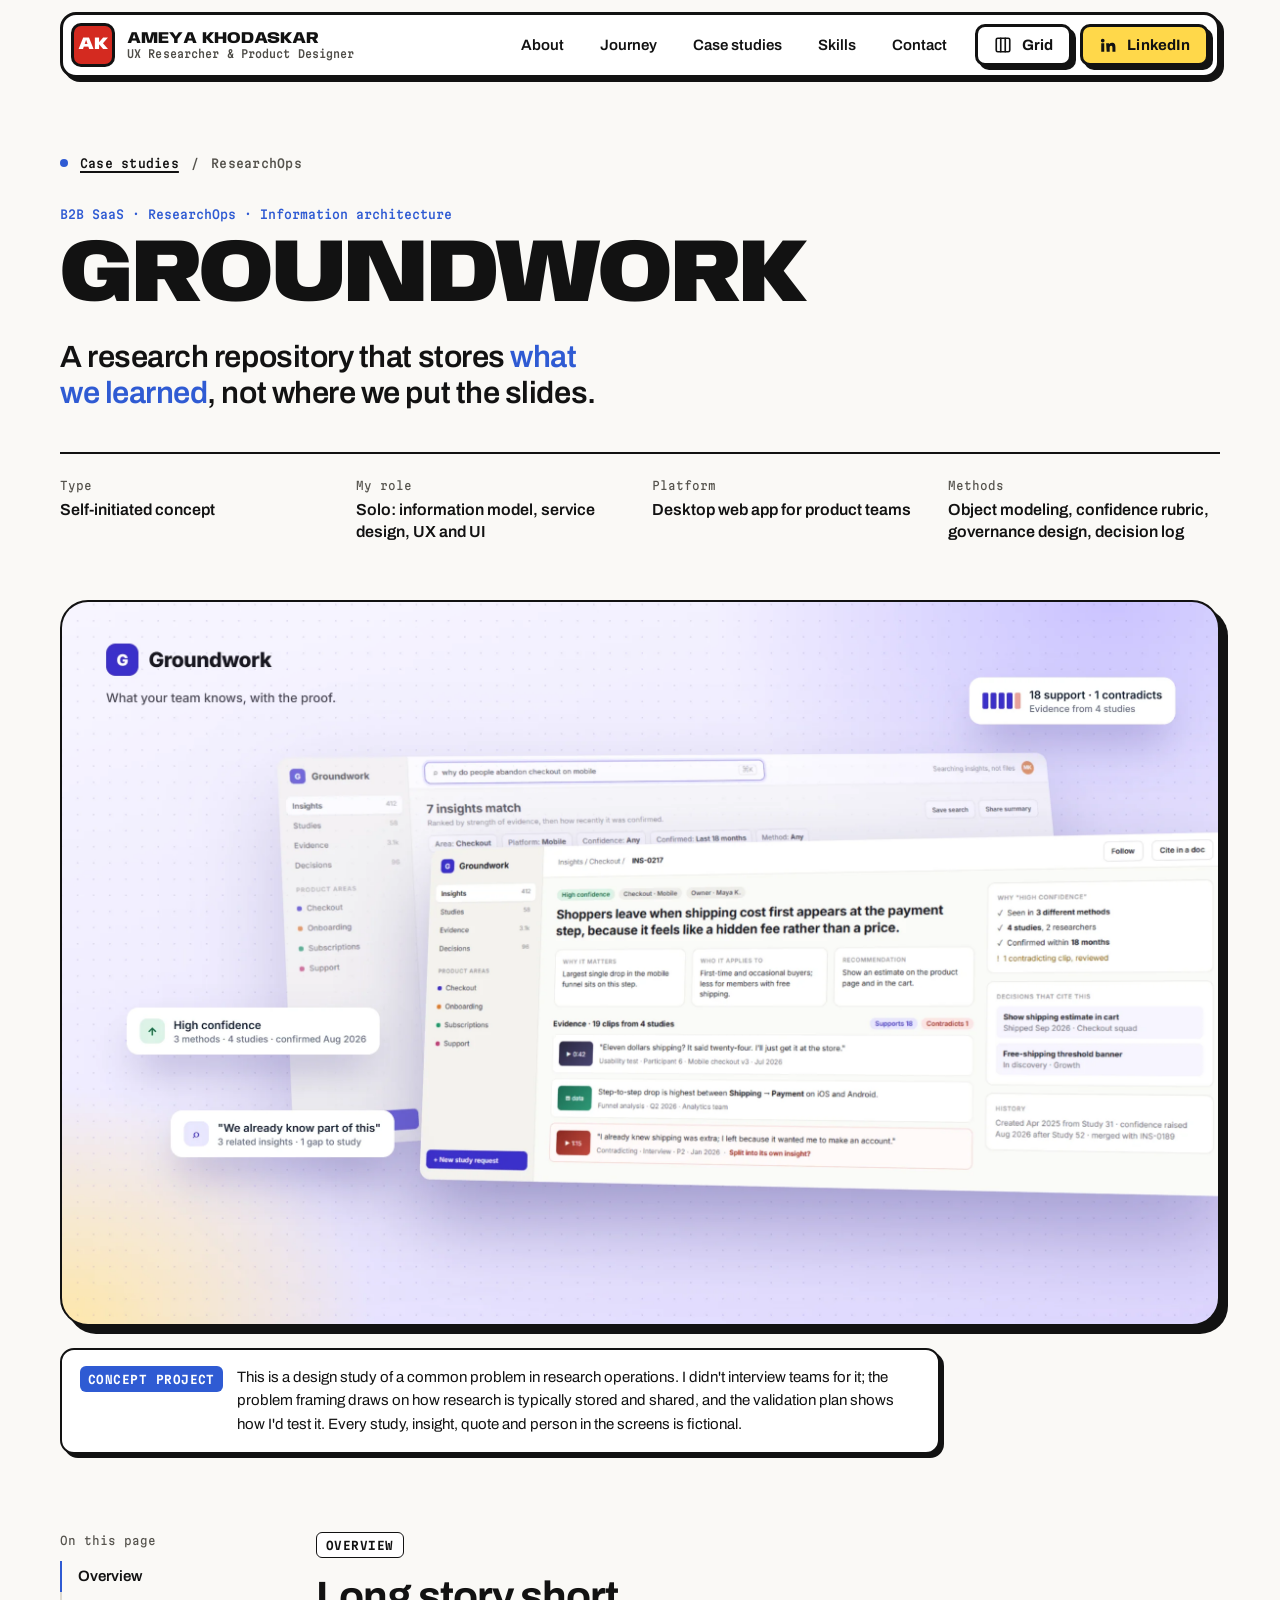
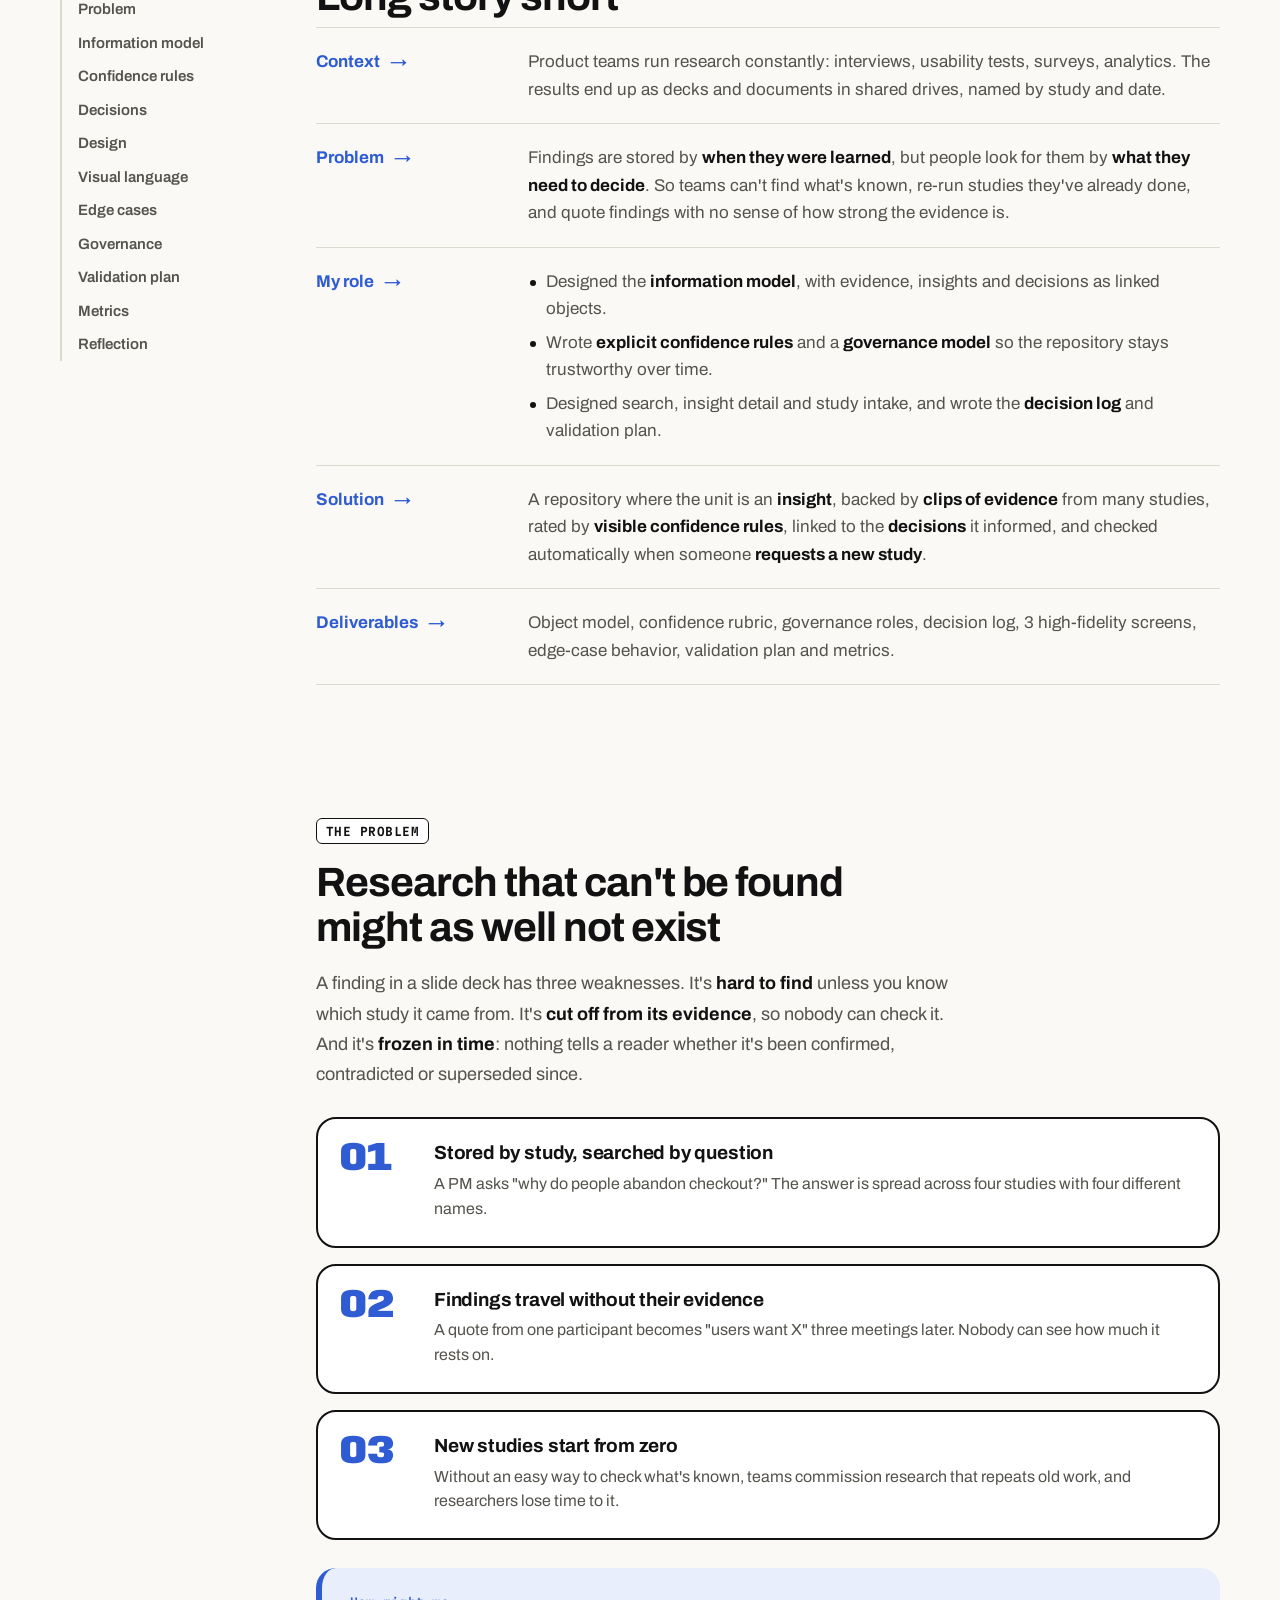
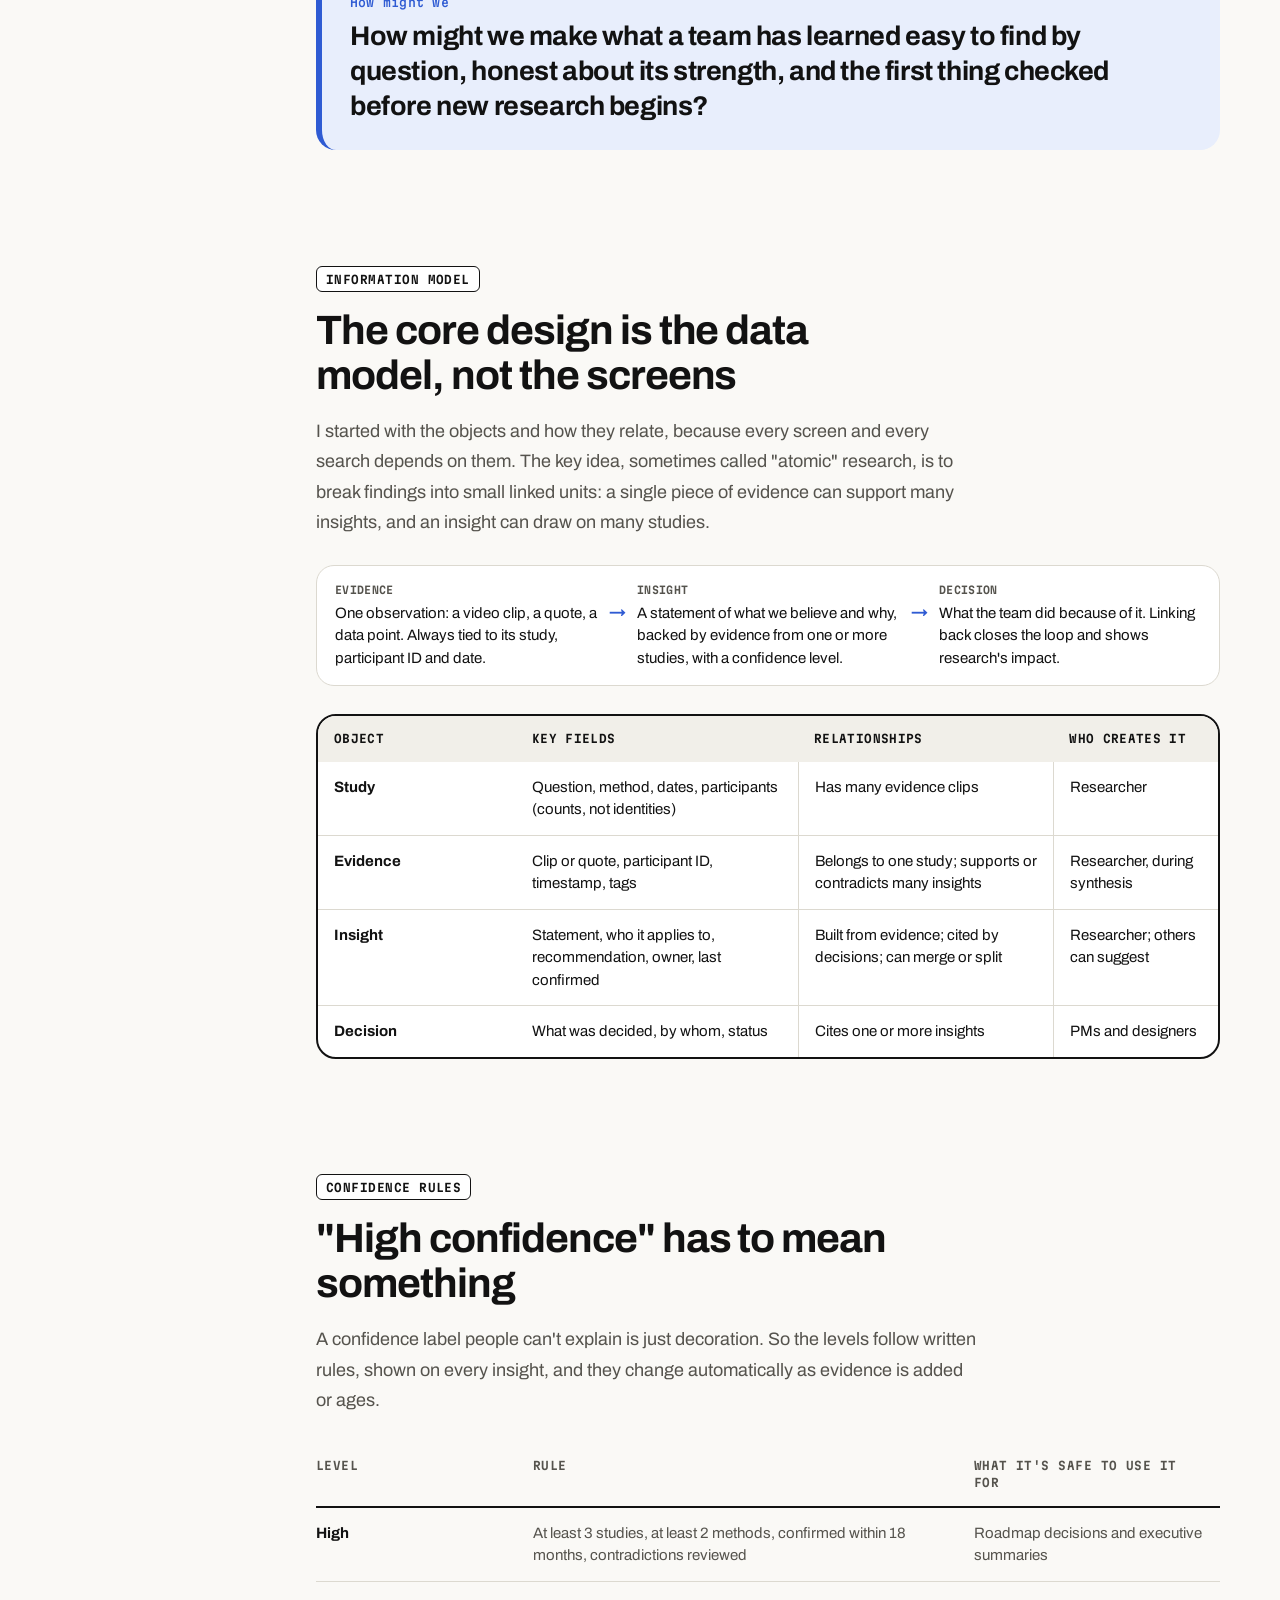
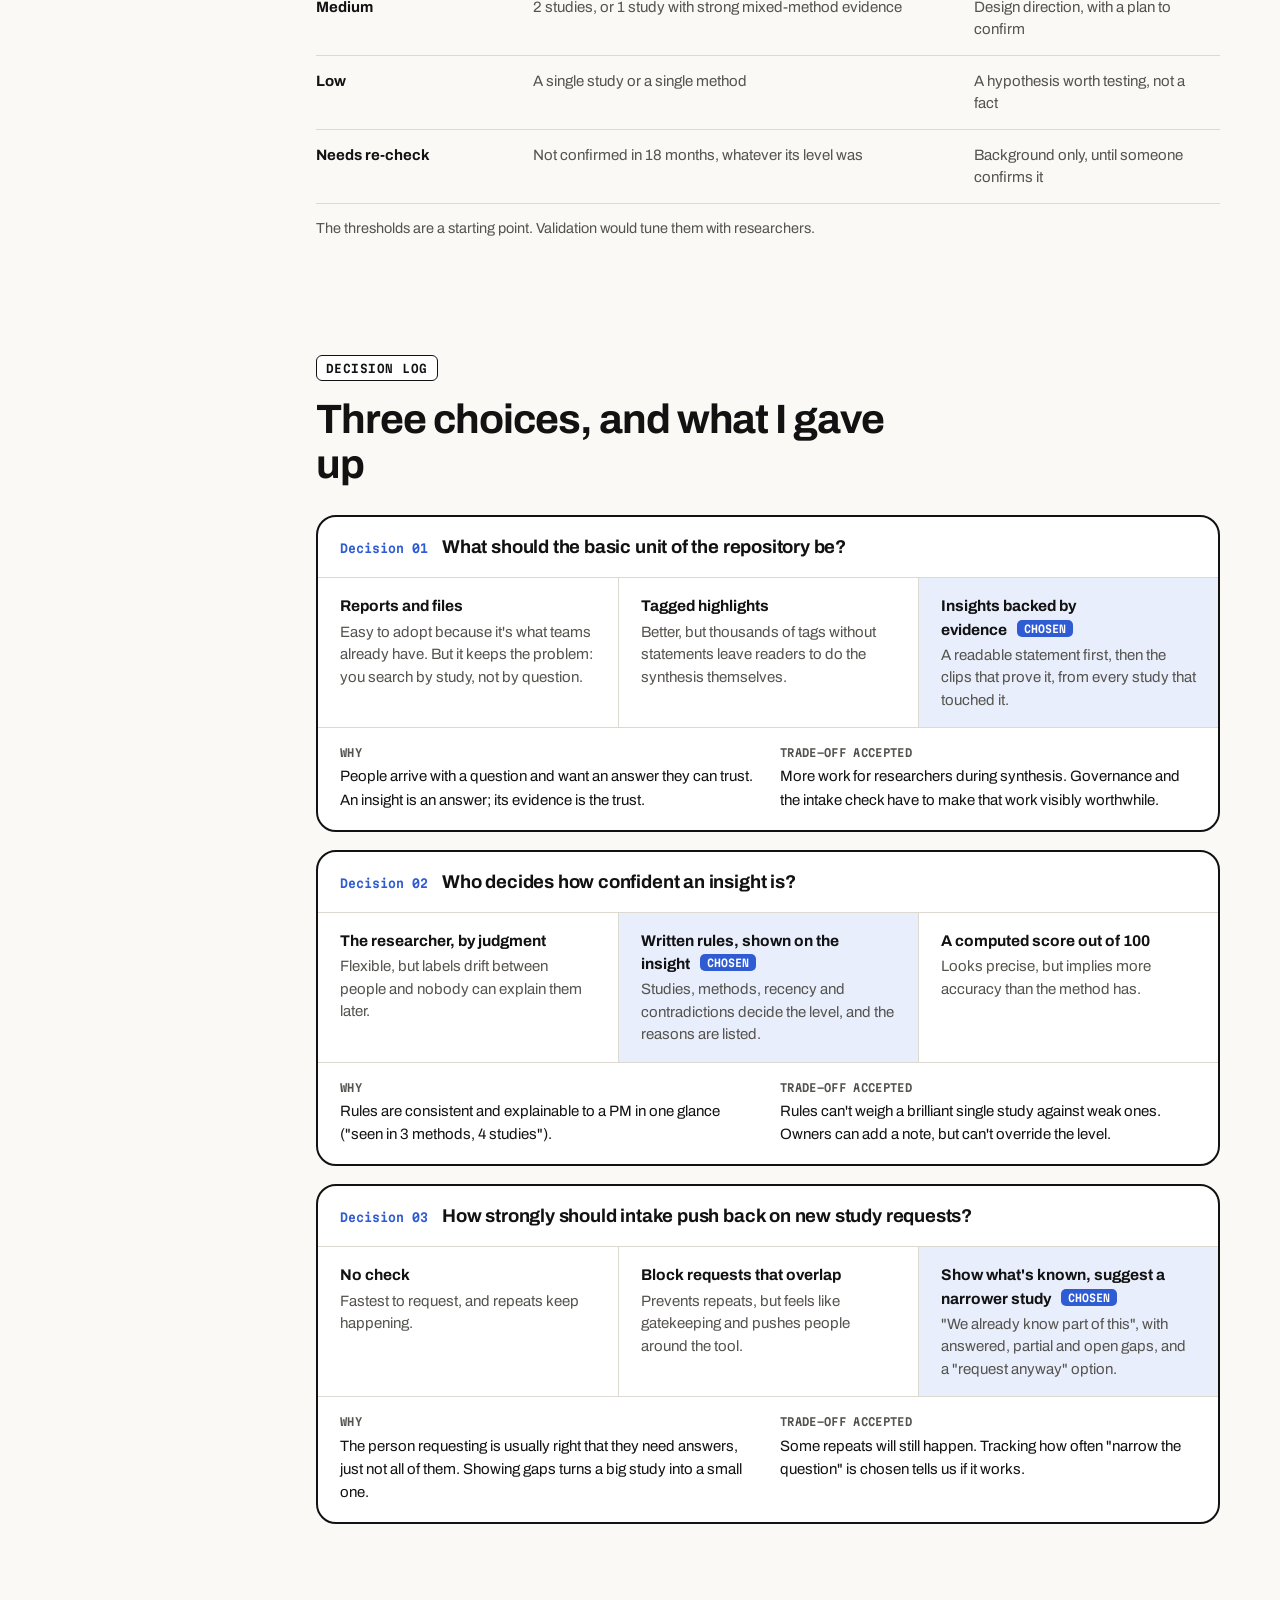
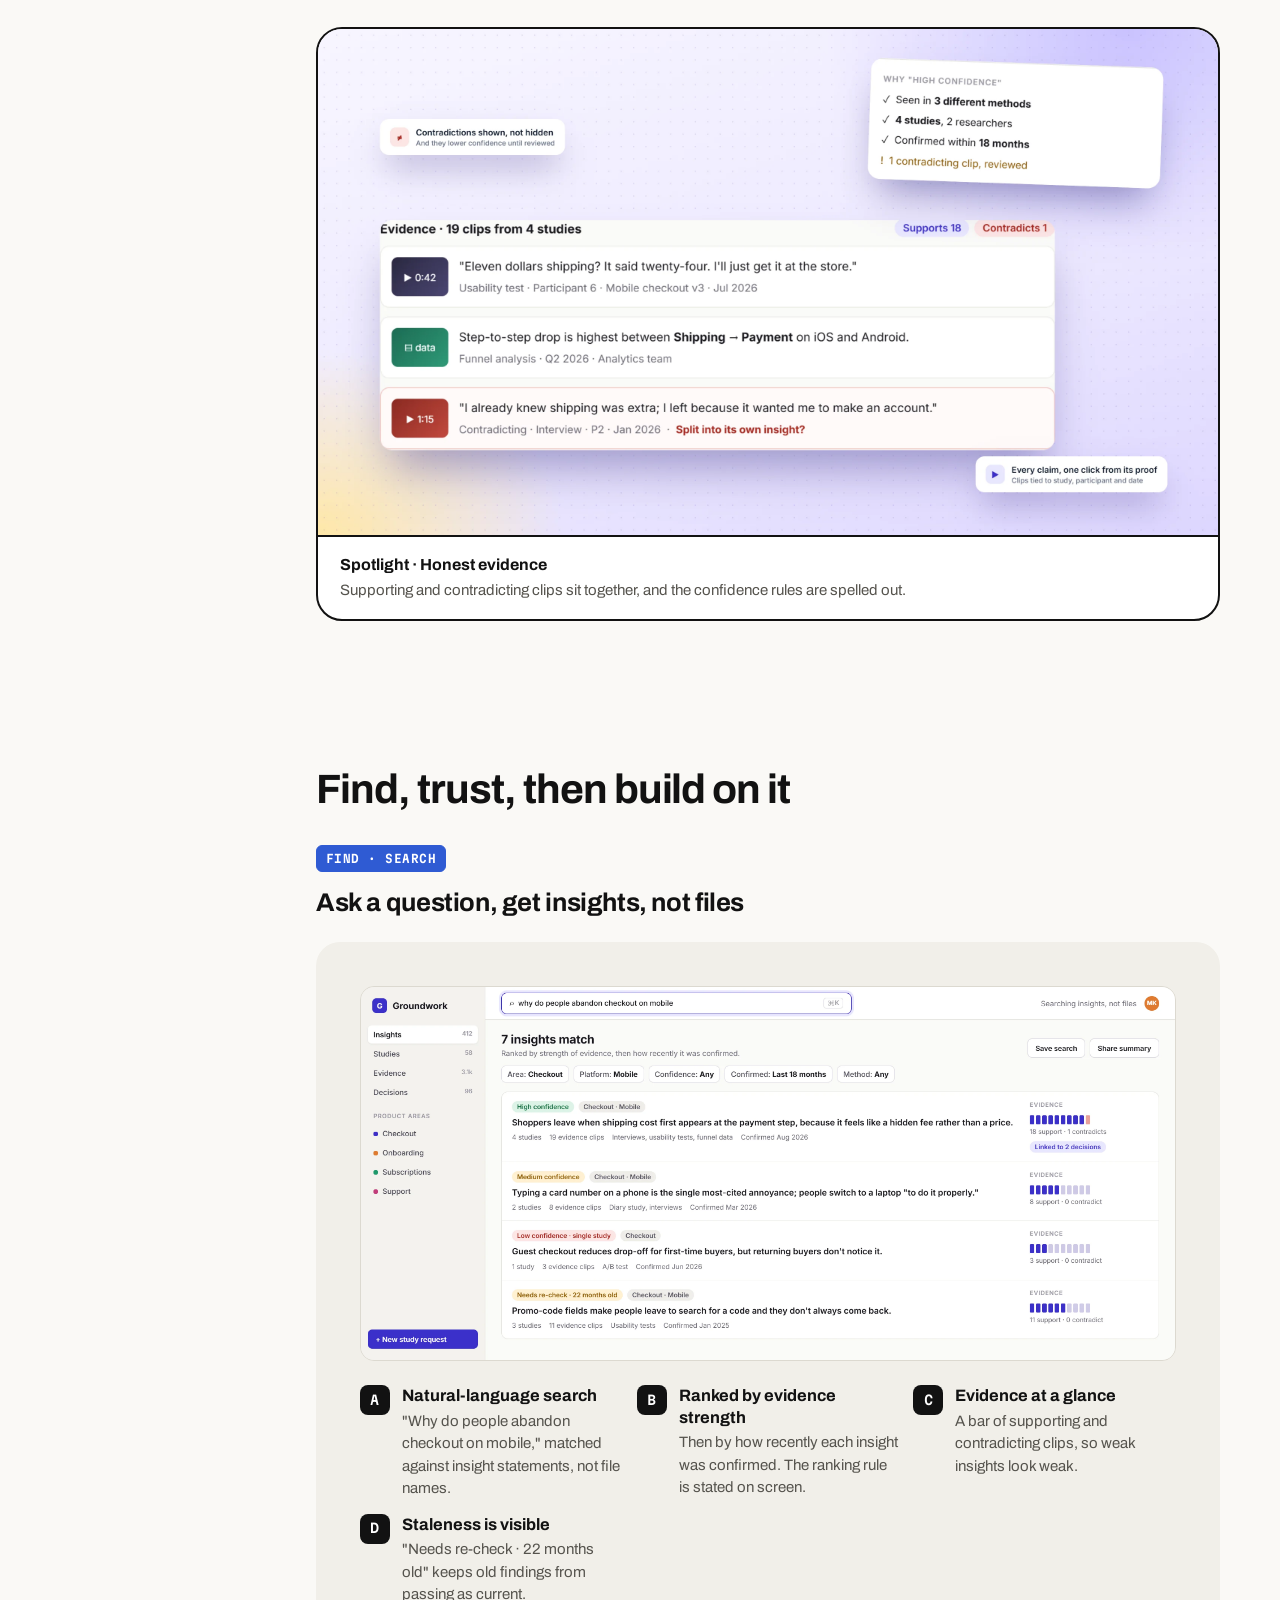
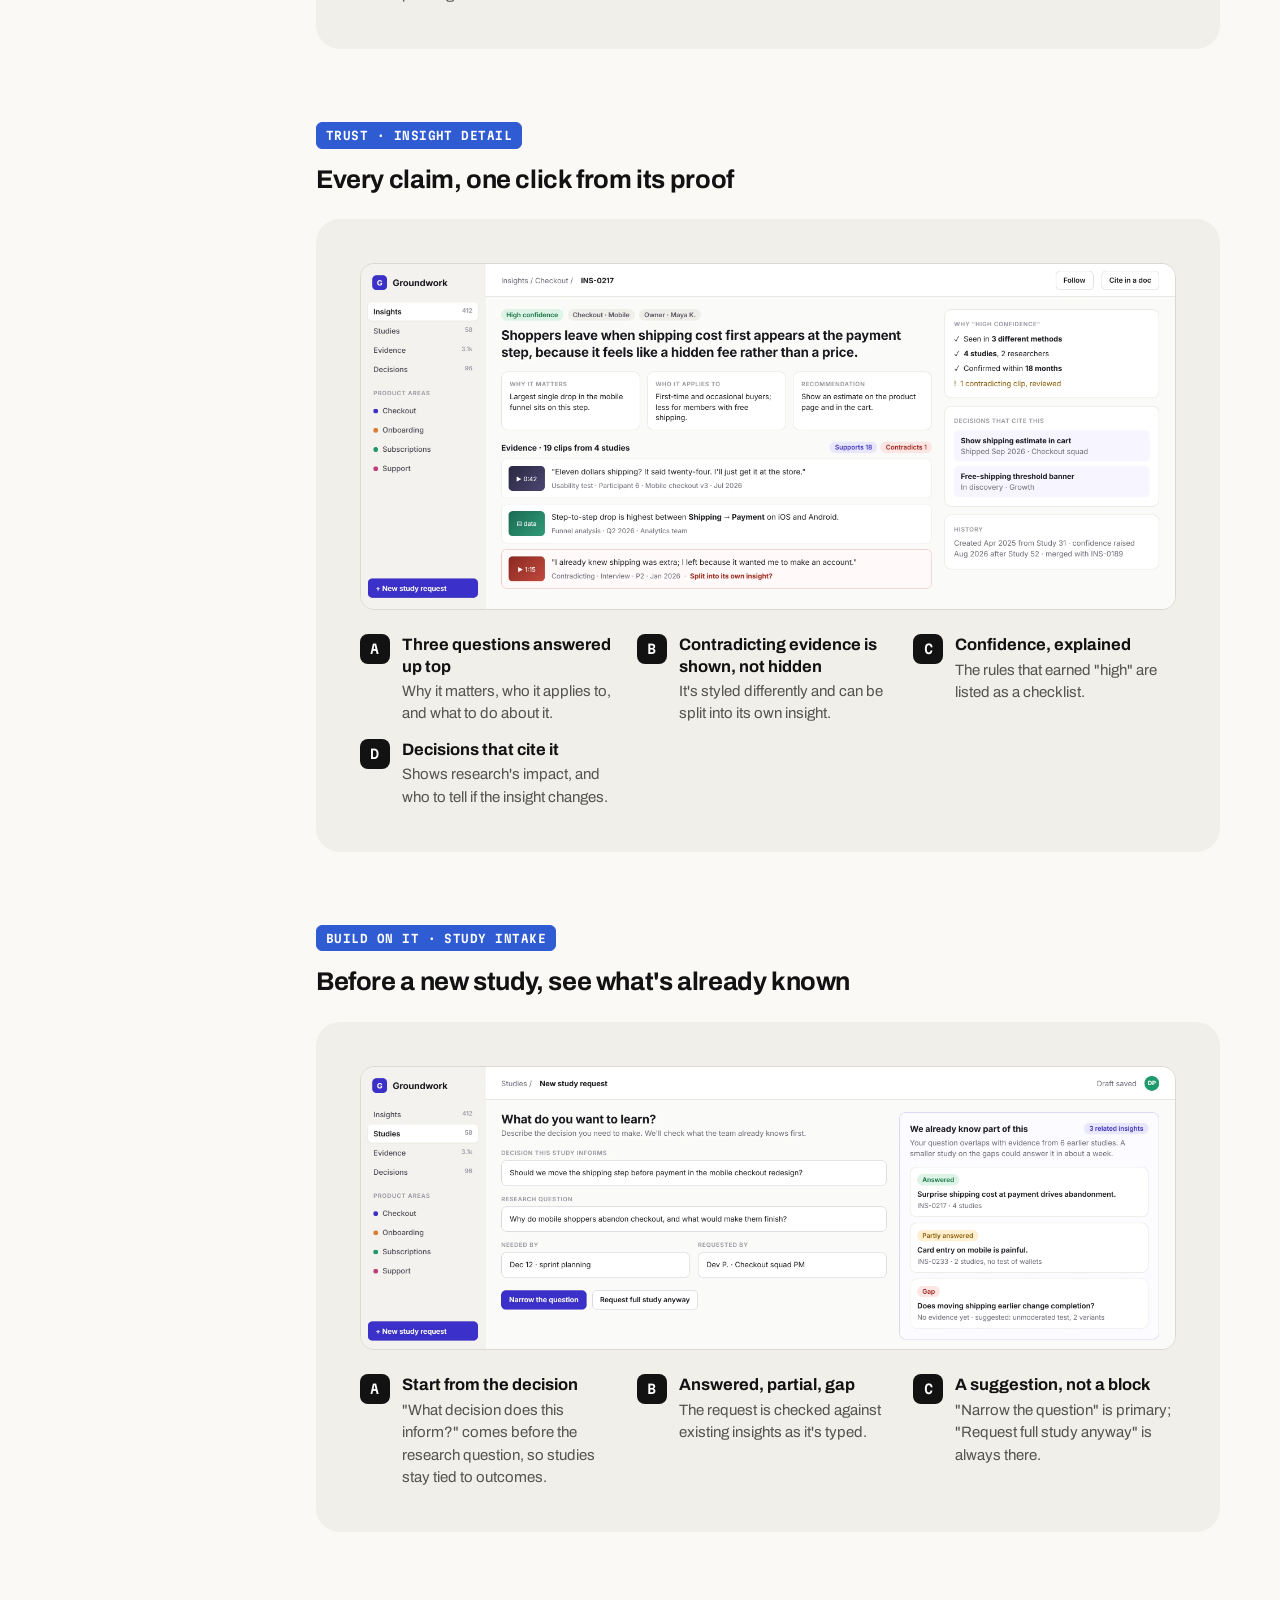
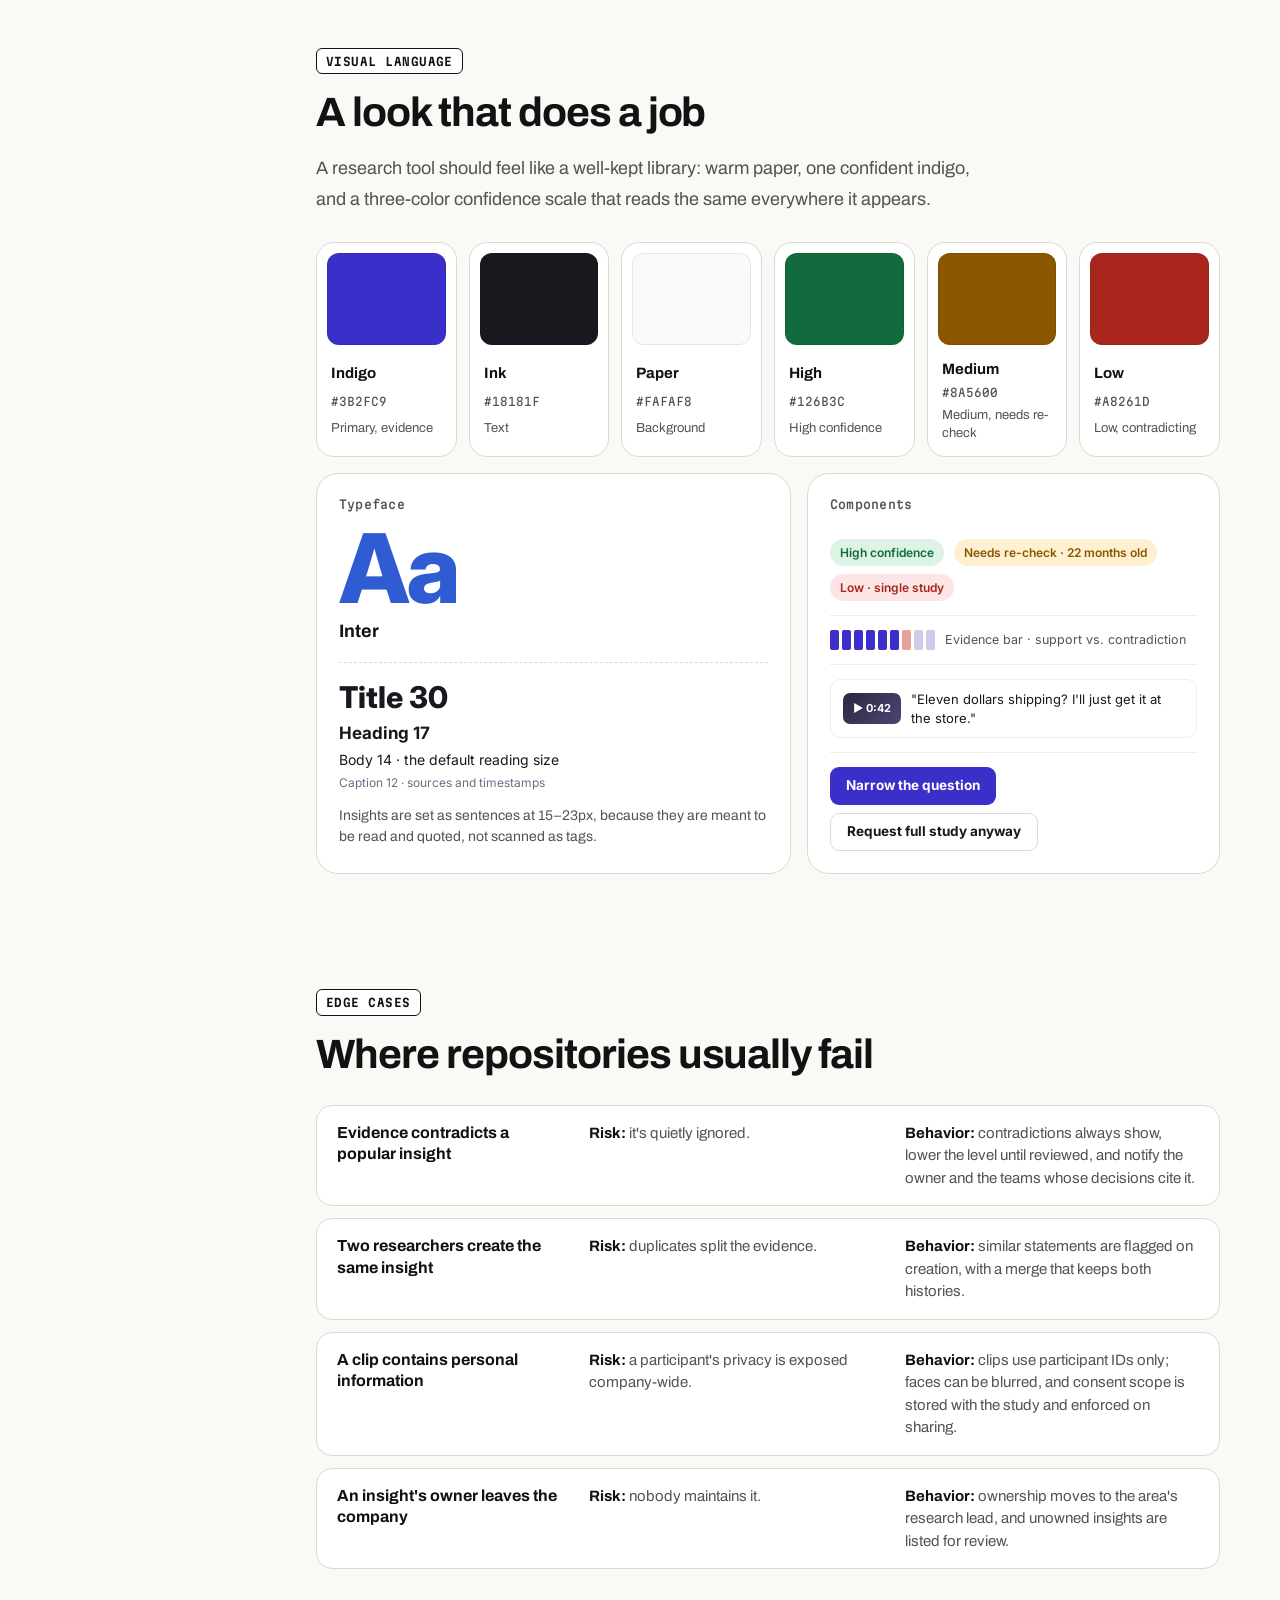
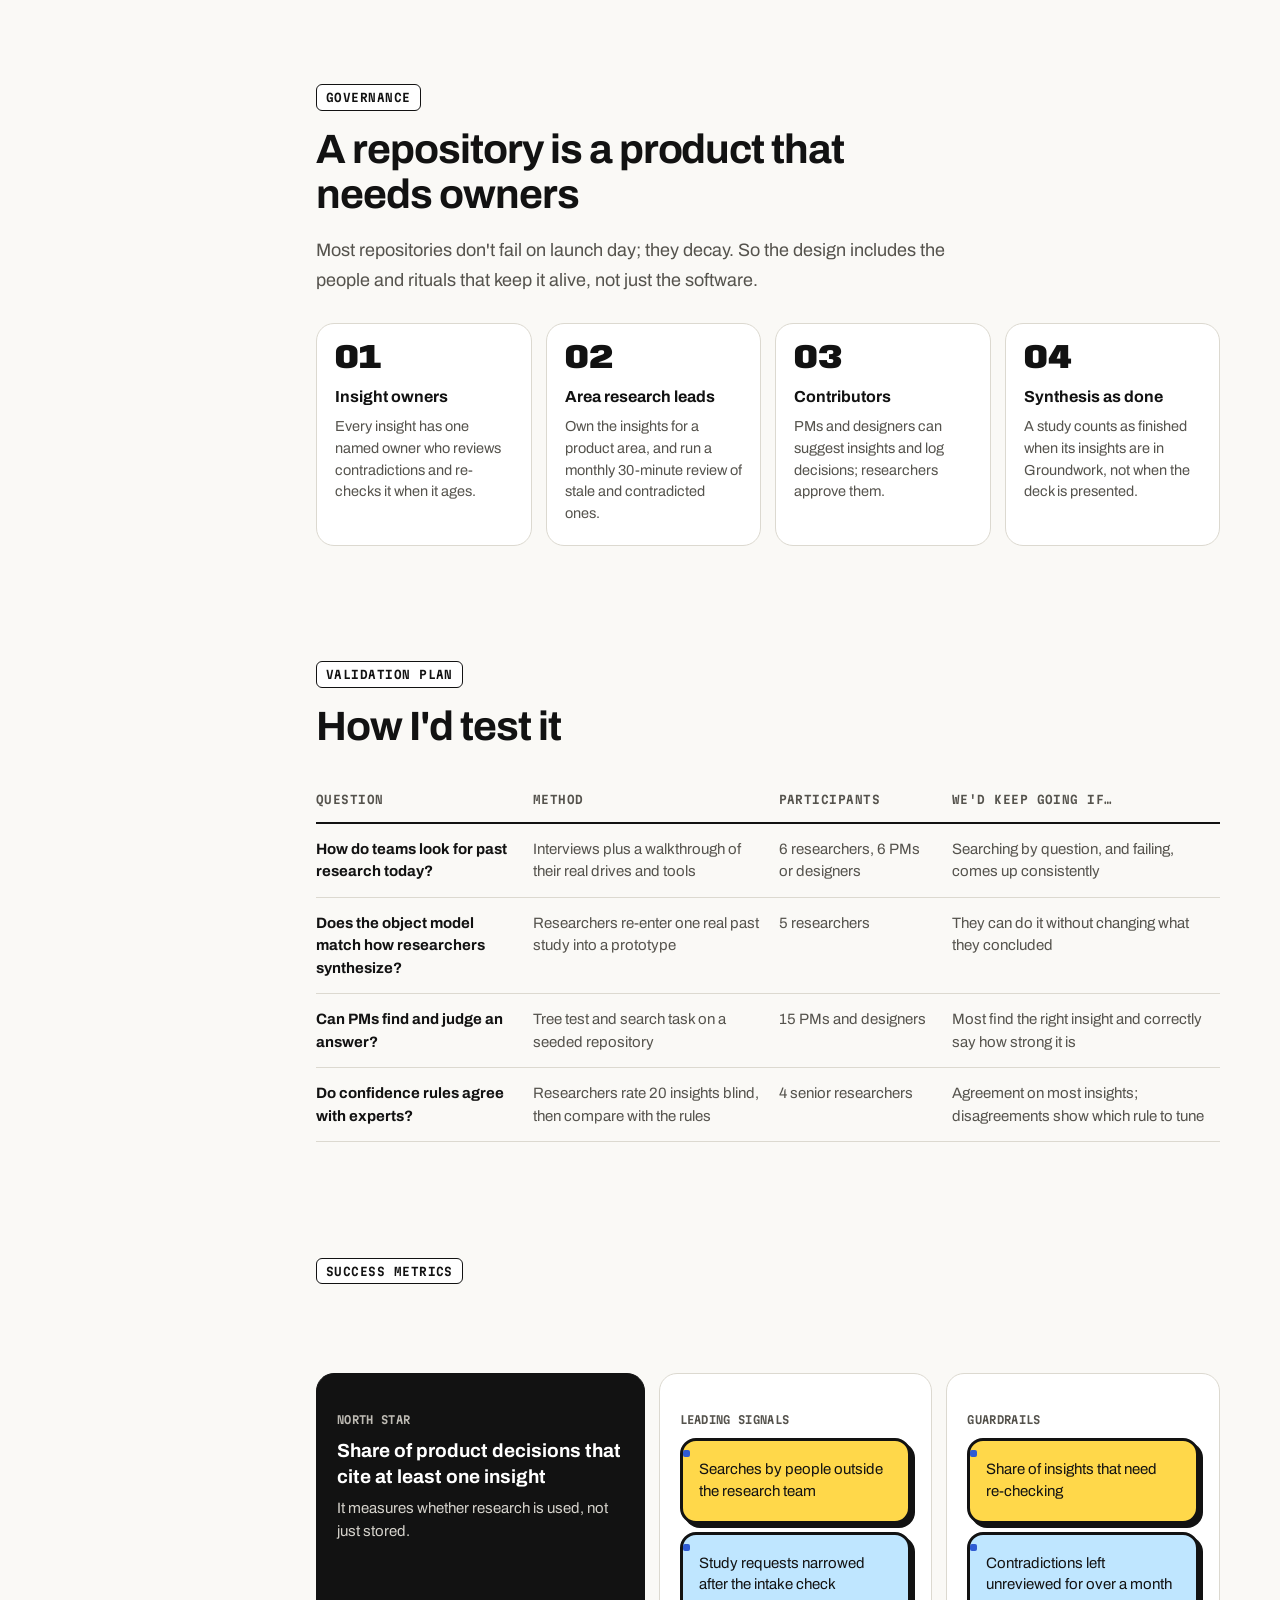
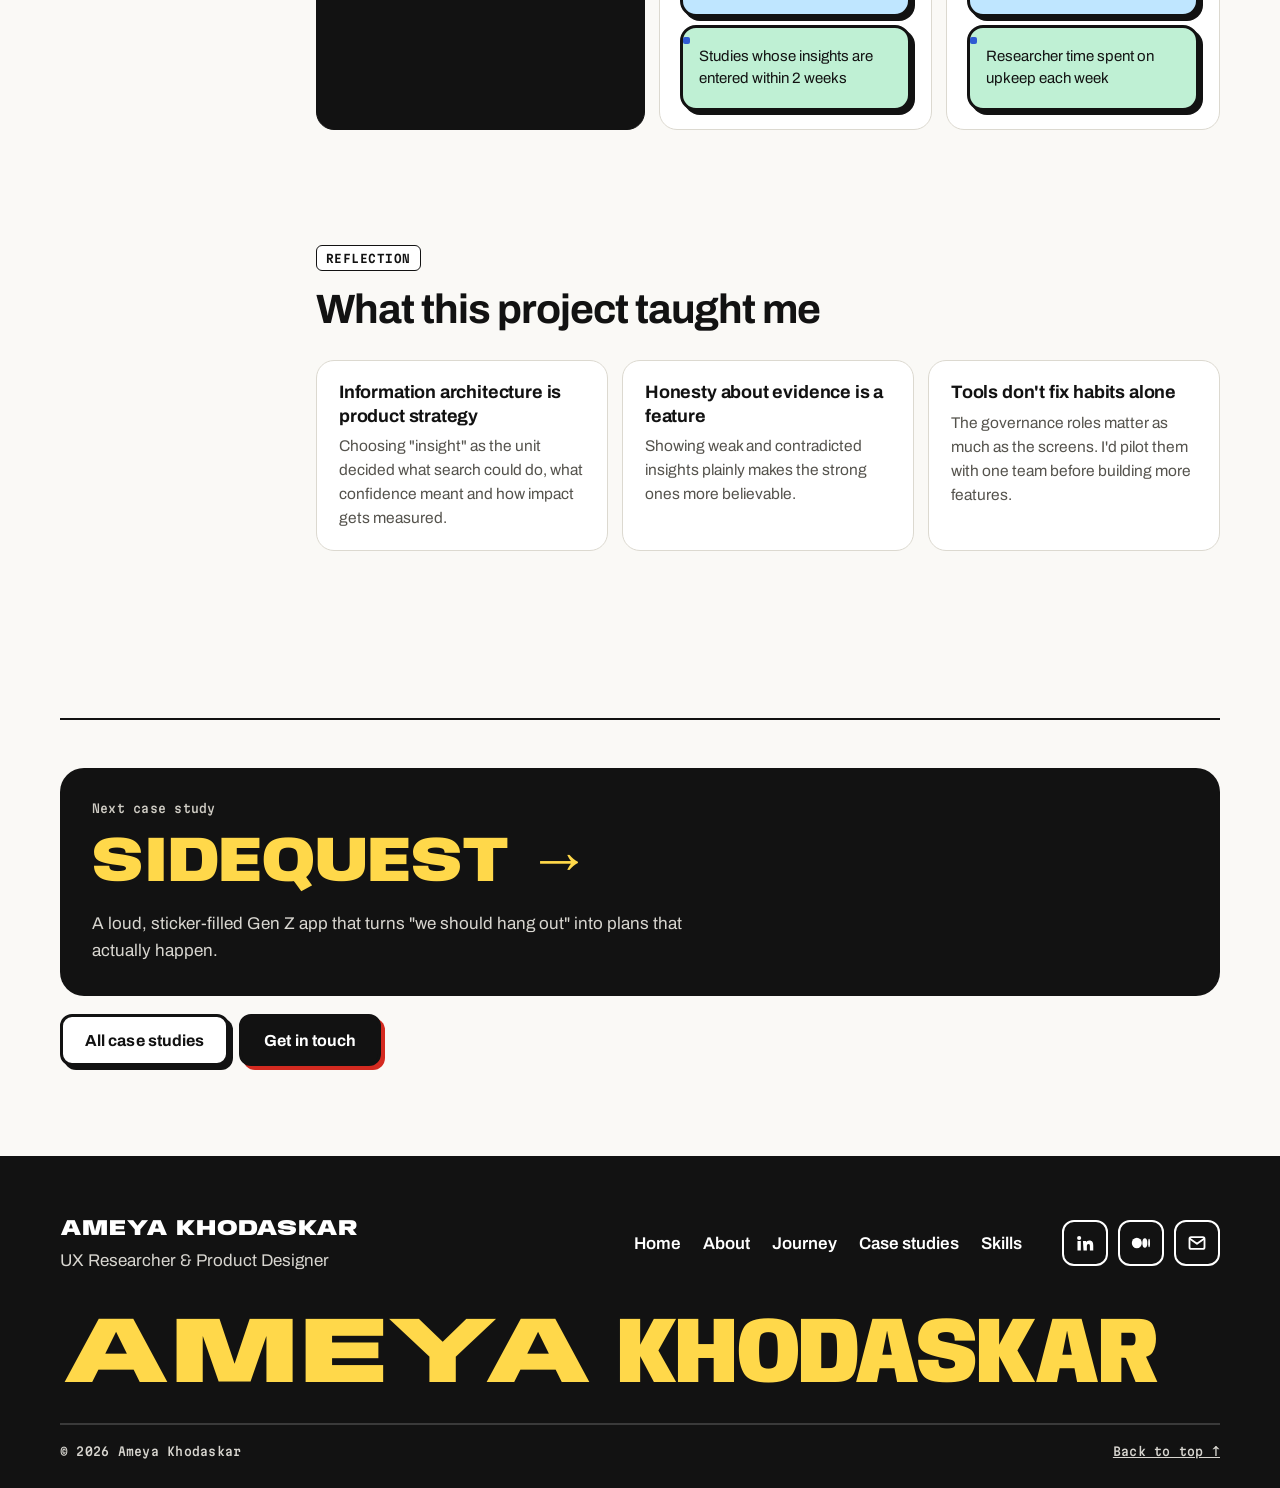
<file: case-studies/groundwork-research-repository/index.html>
<!doctype html>
<html lang="en" class="no-js">
<head>
<meta charset="utf-8">
<meta name="viewport" content="width=device-width, initial-scale=1">
<title>Groundwork: research repository case study | Ameya Khodaskar</title>
<meta name="description" content="A self-initiated concept: a research repository that stores insights with their evidence instead of files, rates confidence with explicit rules, and checks what a team already knows before a new study starts.">
<meta name="author" content="Ameya Khodaskar">
<meta name="theme-color" content="#d42a20">
<link rel="canonical" href="https://ameyakhodaskar.com/case-studies/groundwork-research-repository/">
<meta property="og:type" content="article">
<meta property="og:site_name" content="Ameya Khodaskar">
<meta property="og:title" content="Groundwork: research repository | Ameya Khodaskar">
<meta property="og:description" content="ResearchOps and information architecture: insights with evidence, confidence rules and a smarter study intake.">
<meta property="og:url" content="https://ameyakhodaskar.com/case-studies/groundwork-research-repository/">
<meta property="og:image" content="https://ameyakhodaskar.com/assets/images/case-studies/groundwork/kv.webp">
<meta name="twitter:card" content="summary_large_image">
<link rel="icon" href="../../favicon.svg" type="image/svg+xml">
<link rel="apple-touch-icon" href="../../apple-touch-icon.png">
<link rel="preconnect" href="https://fonts.googleapis.com">
<link rel="preconnect" href="https://fonts.gstatic.com" crossorigin>
<link rel="stylesheet" href="https://fonts.googleapis.com/css2?family=Anybody:wdth,wght@50..150,500..900&amp;family=Archivo:wdth,wght@62..125,400..800&amp;family=Martian+Mono:wdth,wght@75..112.5,400..600&amp;family=Inter:wght@400;500;600;700&amp;display=swap">
<link rel="stylesheet" href="../../assets/css/style.css">
<link rel="stylesheet" href="../../assets/css/case.css">
<script>document.documentElement.classList.replace('no-js', 'js');</script>
</head>
<body class="cs-page acc-indigo">
<a class="skip" href="#main">Skip to content</a>

<header class="topbar">
  <div class="wrap">
    <nav class="nav" aria-label="Primary">
      <a class="brand" href="../../" aria-label="Ameya Khodaskar, home">
        <span class="mono-mark" aria-hidden="true">AK</span>
        <span class="brand-name">Ameya Khodaskar<small>UX Researcher &amp; Product Designer</small></span>
      </a>
      <ul class="nav-links">
        <li><a href="../../#about">About</a></li>
        <li><a href="../../#experience">Journey</a></li>
        <li><a href="../../#projects">Case studies</a></li>
        <li><a href="../../#skills">Skills</a></li>
        <li><a href="../../#contact">Contact</a></li>
      </ul>
      <div class="nav-actions">
        <button class="btn btn-sm grid-toggle" type="button" aria-pressed="false" title="Show the layout grid (shortcut: G)">
          <svg viewBox="0 0 24 24" fill="none" stroke="currentColor" stroke-width="2.2" stroke-linecap="round" aria-hidden="true"><rect x="3" y="3" width="18" height="18" rx="2"/><path d="M9 3v18M15 3v18"/></svg>
          <span>Grid</span>
        </button>
        <a class="btn btn-sm btn-lemon" href="https://www.linkedin.com/in/ameya-khodaskar-071bb1207" target="_blank" rel="noopener">
          <svg viewBox="0 0 24 24" aria-hidden="true"><path fill="currentColor" d="M4.98 3.5a2.5 2.5 0 1 1 0 5 2.5 2.5 0 0 1 0-5zM3 9.5h4V21H3zM9.5 9.5h3.8v1.6h.06c.53-1 1.83-2.06 3.77-2.06 4.03 0 4.77 2.65 4.77 6.1V21h-4v-5.1c0-1.22-.02-2.78-1.7-2.78-1.7 0-1.96 1.33-1.96 2.7V21h-4z"/></svg>
          LinkedIn
        </a>
        <details class="menu">
          <summary aria-label="Menu">
            <svg viewBox="0 0 24 24" fill="none" stroke="currentColor" stroke-width="2.6" stroke-linecap="round" aria-hidden="true"><path d="M4 7h16M4 12h16M4 17h16"/></svg>
            <span>Menu</span>
          </summary>
          <div class="menu-panel">
            <a href="../../">Home <span>Top</span></a>
            <a href="../../#about">About <span>Profile</span></a>
            <a href="../../#experience">Journey <span>Role + study</span></a>
            <a href="../../#projects">Case studies <span>Six studies</span></a>
            <a href="../../#skills">Skills <span>Research / design</span></a>
            <a href="../../#contact">Contact <span>Email + LinkedIn</span></a>
          </div>
        </details>
      </div>
    </nav>
  </div>
</header>

<main id="main">

<section class="x-hero" aria-labelledby="cs-title">
  <div class="wrap">
    <p class="x-crumbs label"><span class="dot" aria-hidden="true"></span><a href="../../#projects">Case studies</a><span aria-hidden="true">/</span><span>ResearchOps</span></p>
    <p class="x-kicker">B2B SaaS · ResearchOps · Information architecture</p>
    <h1 id="cs-title" class="x-title">Groundwork</h1>
    <p class="x-sub">A research repository that stores <em>what we learned</em>, not where we put the slides.</p>
    <dl class="x-meta">
      <div><dt>Type</dt><dd>Self-initiated concept</dd></div>
      <div><dt>My role</dt><dd>Solo: information model, service design, UX and UI</dd></div>
      <div><dt>Platform</dt><dd>Desktop web app for product teams</dd></div>
      <div><dt>Methods</dt><dd>Object modeling, confidence rubric, governance design, decision log</dd></div>
    </dl>
    <figure class="kv-hero"><img src="../../assets/images/case-studies/groundwork/kv.webp" width="2400" height="1500" alt="Groundwork key visual: search results and an insight page in perspective, with floating confidence and evidence cards" fetchpriority="high"></figure>
    <p class="x-flag"><b>Concept project</b><span>This is a design study of a common problem in research operations. I didn't interview teams for it; the problem framing draws on how research is typically stored and shared, and the validation plan shows how I'd test it. Every study, insight, quote and person in the screens is fictional.</span></p>
  </div>
</section>

<div class="wrap x-layout">
  <nav class="x-toc" aria-label="On this page">
    <p>On this page</p>
    <ol>
      <li><a href="#overview">Overview</a></li>
      <li><a href="#problem">Problem</a></li>
      <li><a href="#model">Information model</a></li>
      <li><a href="#confidence">Confidence rules</a></li>
      <li><a href="#decisions">Decisions</a></li>
      <li><a href="#design">Design</a></li>
      <li><a href="#visual">Visual language</a></li>
      <li><a href="#edges">Edge cases</a></li>
      <li><a href="#governance">Governance</a></li>
      <li><a href="#validation">Validation plan</a></li>
      <li><a href="#metrics">Metrics</a></li>
      <li><a href="#reflection">Reflection</a></li>
    </ol>
  </nav>

  <div class="x-main">

    <section id="overview" class="blk" aria-labelledby="h-overview">
      <p class="tag2">Overview</p>
      <h2 id="h-overview" class="x-h">Long story short</h2>
      <dl class="rows">
        <div class="row"><dt>Context</dt><dd>Product teams run research constantly: interviews, usability tests, surveys, analytics. The results end up as decks and documents in shared drives, named by study and date.</dd></div>
        <div class="row"><dt>Problem</dt><dd>Findings are stored by <b>when they were learned</b>, but people look for them by <b>what they need to decide</b>. So teams can't find what's known, re-run studies they've already done, and quote findings with no sense of how strong the evidence is.</dd></div>
        <div class="row"><dt>My role</dt><dd><ul><li>Designed the <b>information model</b>, with evidence, insights and decisions as linked objects.</li><li>Wrote <b>explicit confidence rules</b> and a <b>governance model</b> so the repository stays trustworthy over time.</li><li>Designed search, insight detail and study intake, and wrote the <b>decision log</b> and validation plan.</li></ul></dd></div>
        <div class="row"><dt>Solution</dt><dd>A repository where the unit is an <b>insight</b>, backed by <b>clips of evidence</b> from many studies, rated by <b>visible confidence rules</b>, linked to the <b>decisions</b> it informed, and checked automatically when someone <b>requests a new study</b>.</dd></div>
        <div class="row"><dt>Deliverables</dt><dd>Object model, confidence rubric, governance roles, decision log, 3 high-fidelity screens, edge-case behavior, validation plan and metrics.</dd></div>
      </dl>
    </section>

    <section id="problem" class="blk" aria-labelledby="h-problem">
      <p class="tag2">The problem</p>
      <h2 id="h-problem" class="x-h">Research that can't be found might as well not exist</h2>
      <p class="x-p">A finding in a slide deck has three weaknesses. It's <b>hard to find</b> unless you know which study it came from. It's <b>cut off from its evidence</b>, so nobody can check it. And it's <b>frozen in time</b>: nothing tells a reader whether it's been confirmed, contradicted or superseded since.</p>
      <div class="insights">
        <div class="insight"><span class="n">01</span><div><h4>Stored by study, searched by question</h4><p>A PM asks "why do people abandon checkout?" The answer is spread across four studies with four different names.</p></div></div>
        <div class="insight"><span class="n">02</span><div><h4>Findings travel without their evidence</h4><p>A quote from one participant becomes "users want X" three meetings later. Nobody can see how much it rests on.</p></div></div>
        <div class="insight"><span class="n">03</span><div><h4>New studies start from zero</h4><p>Without an easy way to check what's known, teams commission research that repeats old work, and researchers lose time to it.</p></div></div>
      </div>
      <div class="hmw2"><p class="label">How might we</p><p>How might we make what a team has learned easy to find by question, honest about its strength, and the first thing checked before new research begins?</p></div>
    </section>

    <section id="model" class="blk" aria-labelledby="h-model">
      <p class="tag2">Information model</p>
      <h2 id="h-model" class="x-h">The core design is the data model, not the screens</h2>
      <p class="x-p">I started with the objects and how they relate, because every screen and every search depends on them. The key idea, sometimes called "atomic" research, is to break findings into small linked units: a single piece of evidence can support many insights, and an insight can draw on many studies.</p>
      <div class="chain">
        <div><p><b>Evidence</b>One observation: a video clip, a quote, a data point. Always tied to its study, participant ID and date.</p><span class="ar" aria-hidden="true">→</span><p><b>Insight</b>A statement of what we believe and why, backed by evidence from one or more studies, with a confidence level.</p><span class="ar" aria-hidden="true">→</span><p><b>Decision</b>What the team did because of it. Linking back closes the loop and shows research's impact.</p></div>
      </div>
      <div class="compare">
        <table>
          <thead><tr><th scope="col">Object</th><th scope="col">Key fields</th><th scope="col">Relationships</th><th scope="col">Who creates it</th></tr></thead>
          <tbody>
            <tr><th scope="row">Study</th><td>Question, method, dates, participants (counts, not identities)</td><td>Has many evidence clips</td><td>Researcher</td></tr>
            <tr><th scope="row">Evidence</th><td>Clip or quote, participant ID, timestamp, tags</td><td>Belongs to one study; supports or contradicts many insights</td><td>Researcher, during synthesis</td></tr>
            <tr><th scope="row">Insight</th><td>Statement, who it applies to, recommendation, owner, last confirmed</td><td>Built from evidence; cited by decisions; can merge or split</td><td>Researcher; others can suggest</td></tr>
            <tr><th scope="row">Decision</th><td>What was decided, by whom, status</td><td>Cites one or more insights</td><td>PMs and designers</td></tr>
          </tbody>
        </table>
      </div>
    </section>

    <section id="confidence" class="blk" aria-labelledby="h-confidence">
      <p class="tag2">Confidence rules</p>
      <h2 id="h-confidence" class="x-h">"High confidence" has to mean something</h2>
      <p class="x-p">A confidence label people can't explain is just decoration. So the levels follow written rules, shown on every insight, and they change automatically as evidence is added or ages.</p>
      <div class="trade">
        <table>
          <thead><tr><th scope="col">Level</th><th scope="col">Rule</th><th scope="col">What it's safe to use it for</th></tr></thead>
          <tbody>
            <tr><th scope="row">High</th><td>At least 3 studies, at least 2 methods, confirmed within 18 months, contradictions reviewed</td><td>Roadmap decisions and executive summaries</td></tr>
            <tr><th scope="row">Medium</th><td>2 studies, or 1 study with strong mixed-method evidence</td><td>Design direction, with a plan to confirm</td></tr>
            <tr><th scope="row">Low</th><td>A single study or a single method</td><td>A hypothesis worth testing, not a fact</td></tr>
            <tr><th scope="row">Needs re-check</th><td>Not confirmed in 18 months, whatever its level was</td><td>Background only, until someone confirms it</td></tr>
          </tbody>
        </table>
      </div>
      <p class="x-cap">The thresholds are a starting point. Validation would tune them with researchers.</p>
    </section>

    <section id="decisions" class="blk" aria-labelledby="h-decisions">
      <p class="tag2">Decision log</p>
      <h2 id="h-decisions" class="x-h">Three choices, and what I gave up</h2>
      <div class="decide">
        <article class="dec">
          <div class="dec-h"><i>Decision 01</i><h4>What should the basic unit of the repository be?</h4></div>
          <div class="dec-o">
            <div class="no"><b>Reports and files</b>Easy to adopt because it's what teams already have. But it keeps the problem: you search by study, not by question.</div>
            <div class="no"><b>Tagged highlights</b>Better, but thousands of tags without statements leave readers to do the synthesis themselves.</div>
            <div class="pick"><b>Insights backed by evidence</b>A readable statement first, then the clips that prove it, from every study that touched it.</div>
          </div>
          <div class="dec-w"><p><b>Why</b>People arrive with a question and want an answer they can trust. An insight is an answer; its evidence is the trust.</p><p><b>Trade-off accepted</b>More work for researchers during synthesis. Governance and the intake check have to make that work visibly worthwhile.</p></div>
        </article>
        <article class="dec">
          <div class="dec-h"><i>Decision 02</i><h4>Who decides how confident an insight is?</h4></div>
          <div class="dec-o">
            <div class="no"><b>The researcher, by judgment</b>Flexible, but labels drift between people and nobody can explain them later.</div>
            <div class="pick"><b>Written rules, shown on the insight</b>Studies, methods, recency and contradictions decide the level, and the reasons are listed.</div>
            <div class="no"><b>A computed score out of 100</b>Looks precise, but implies more accuracy than the method has.</div>
          </div>
          <div class="dec-w"><p><b>Why</b>Rules are consistent and explainable to a PM in one glance ("seen in 3 methods, 4 studies").</p><p><b>Trade-off accepted</b>Rules can't weigh a brilliant single study against weak ones. Owners can add a note, but can't override the level.</p></div>
        </article>
        <article class="dec">
          <div class="dec-h"><i>Decision 03</i><h4>How strongly should intake push back on new study requests?</h4></div>
          <div class="dec-o">
            <div class="no"><b>No check</b>Fastest to request, and repeats keep happening.</div>
            <div class="no"><b>Block requests that overlap</b>Prevents repeats, but feels like gatekeeping and pushes people around the tool.</div>
            <div class="pick"><b>Show what's known, suggest a narrower study</b>"We already know part of this", with answered, partial and open gaps, and a "request anyway" option.</div>
          </div>
          <div class="dec-w"><p><b>Why</b>The person requesting is usually right that they need answers, just not all of them. Showing gaps turns a big study into a small one.</p><p><b>Trade-off accepted</b>Some repeats will still happen. Tracking how often "narrow the question" is chosen tells us if it works.</p></div>
        </article>
      </div>
    </section>

    <figure class="spot reveal"><img src="../../assets/images/case-studies/groundwork/sp.webp" width="2400" height="1350" alt="Close-up of evidence clips under an insight, including a contradicting clip, and the confidence checklist" loading="lazy"><figcaption><b>Spotlight · Honest evidence</b>Supporting and contradicting clips sit together, and the confidence rules are spelled out.</figcaption></figure>

    <section id="design" class="blk" aria-labelledby="h-design">
      <p class="tag2">Design</p>
      <h2 id="h-design" class="x-h">Find, trust, then build on it</h2>

      <div class="int">
        <p class="tag2 acc">Find · Search</p>
        <h3 class="x-h3">Ask a question, get insights, not files</h3>
        <div class="anno" style="grid-template-columns:1fr">
          <figure><img class="wide" src="../../assets/images/case-studies/groundwork/g1.webp" width="1440" height="660" alt="Search results listing insights with confidence, studies, methods and an evidence bar" loading="lazy"></figure>
          <div class="callouts" style="grid-template-columns:repeat(auto-fit,minmax(220px,1fr))">
            <div class="callout"><i>A</i><div><b>Natural-language search</b><span>"Why do people abandon checkout on mobile," matched against insight statements, not file names.</span></div></div>
            <div class="callout"><i>B</i><div><b>Ranked by evidence strength</b><span>Then by how recently each insight was confirmed. The ranking rule is stated on screen.</span></div></div>
            <div class="callout"><i>C</i><div><b>Evidence at a glance</b><span>A bar of supporting and contradicting clips, so weak insights look weak.</span></div></div>
            <div class="callout"><i>D</i><div><b>Staleness is visible</b><span>"Needs re-check · 22 months old" keeps old findings from passing as current.</span></div></div>
          </div>
        </div>
      </div>

      <div class="int">
        <p class="tag2 acc">Trust · Insight detail</p>
        <h3 class="x-h3">Every claim, one click from its proof</h3>
        <div class="anno" style="grid-template-columns:1fr">
          <figure><img class="wide" src="../../assets/images/case-studies/groundwork/g2.webp" width="1440" height="610" alt="Insight detail with evidence clips and confidence reasons" loading="lazy"></figure>
          <div class="callouts" style="grid-template-columns:repeat(auto-fit,minmax(220px,1fr))">
            <div class="callout"><i>A</i><div><b>Three questions answered up top</b><span>Why it matters, who it applies to, and what to do about it.</span></div></div>
            <div class="callout"><i>B</i><div><b>Contradicting evidence is shown, not hidden</b><span>It's styled differently and can be split into its own insight.</span></div></div>
            <div class="callout"><i>C</i><div><b>Confidence, explained</b><span>The rules that earned "high" are listed as a checklist.</span></div></div>
            <div class="callout"><i>D</i><div><b>Decisions that cite it</b><span>Shows research's impact, and who to tell if the insight changes.</span></div></div>
          </div>
        </div>
      </div>

      <div class="int">
        <p class="tag2 acc">Build on it · Study intake</p>
        <h3 class="x-h3">Before a new study, see what's already known</h3>
        <div class="anno" style="grid-template-columns:1fr">
          <figure><img class="wide" src="../../assets/images/case-studies/groundwork/g3.webp" width="1440" height="500" alt="New study request form with a side panel of related insights: answered, partly answered and gap" loading="lazy"></figure>
          <div class="callouts" style="grid-template-columns:repeat(auto-fit,minmax(220px,1fr))">
            <div class="callout"><i>A</i><div><b>Start from the decision</b><span>"What decision does this inform?" comes before the research question, so studies stay tied to outcomes.</span></div></div>
            <div class="callout"><i>B</i><div><b>Answered, partial, gap</b><span>The request is checked against existing insights as it's typed.</span></div></div>
            <div class="callout"><i>C</i><div><b>A suggestion, not a block</b><span>"Narrow the question" is primary; "Request full study anyway" is always there.</span></div></div>
          </div>
        </div>
      </div>
    </section>

    <section id="visual" class="blk" aria-labelledby="h-visual">
      <p class="tag2">Visual language</p>
      <h2 id="h-visual" class="x-h">A look that does a job</h2>
      <p class="x-p">A research tool should feel like a well-kept library: warm paper, one confident indigo, and a three-color confidence scale that reads the same everywhere it appears.</p>
      <div class="vl">
        <div class="vl-pal"><div class="sw"><i style="background:#3b2fc9"></i><b>Indigo</b><span>#3b2fc9</span><small>Primary, evidence</small></div><div class="sw"><i style="background:#18181f"></i><b>Ink</b><span>#18181f</span><small>Text</small></div><div class="sw"><i style="background:#fafaf8"></i><b>Paper</b><span>#fafaf8</span><small>Background</small></div><div class="sw"><i style="background:#126b3c"></i><b>High</b><span>#126b3c</span><small>High confidence</small></div><div class="sw"><i style="background:#8a5600"></i><b>Medium</b><span>#8a5600</span><small>Medium, needs re-check</small></div><div class="sw"><i style="background:#a8261d"></i><b>Low</b><span>#a8261d</span><small>Low, contradicting</small></div></div>
        <div class="vl-type"><p class="label">Typeface</p><p class="ty-big" style="font-family:Inter,sans-serif">Aa</p><p class="ty-name">Inter</p><p class="ty-scale" style="font-family:Inter,sans-serif"><span style="font-size:30px;font-weight:800">Title 30</span><span style="font-size:17px;font-weight:700">Heading 17</span><span style="font-size:14px">Body 14 · the default reading size</span><span style="font-size:12px;color:#667085">Caption 12 · sources and timestamps</span></p><p class="ty-note">Insights are set as sentences at 15–23px, because they are meant to be read and quoted, not scanned as tags.</p></div>
        <div class="vl-cmp" style="font-family:Inter,sans-serif"><p class="label">Components</p><div class="cmp-row"><span class="pl" style="background:#dcf3e6;color:#126b3c">High confidence</span><span class="pl" style="background:#fff0d1;color:#8a5600">Needs re-check · 22 months old</span><span class="pl" style="background:#fde5e5;color:#a8261d">Low · single study</span></div>
<div class="cmp-row"><span class="evb"><i class="k"></i><i class="k"></i><i class="k"></i><i class="k"></i><i class="k"></i><i class="k"></i><i class="x"></i><i></i><i></i></span><small>Evidence bar · support vs. contradiction</small></div>
<div class="cmp-row"><span class="clipx"><b>▶ 0:42</b>"Eleven dollars shipping? I'll just get it at the store."</span></div>
<div class="cmp-row"><span class="bt" style="background:#3b2fc9;color:#fff">Narrow the question</span><span class="bt" style="background:#fff;border:1px solid #dad8e2">Request full study anyway</span></div></div>
      </div>
    </section>

    <section id="edges" class="blk" aria-labelledby="h-edges">
      <p class="tag2">Edge cases</p>
      <h2 id="h-edges" class="x-h">Where repositories usually fail</h2>
      <div class="edge">
        <div><b>Evidence contradicts a popular insight</b><p><em>Risk:</em> it's quietly ignored.</p><p><em>Behavior:</em> contradictions always show, lower the level until reviewed, and notify the owner and the teams whose decisions cite it.</p></div>
        <div><b>Two researchers create the same insight</b><p><em>Risk:</em> duplicates split the evidence.</p><p><em>Behavior:</em> similar statements are flagged on creation, with a merge that keeps both histories.</p></div>
        <div><b>A clip contains personal information</b><p><em>Risk:</em> a participant's privacy is exposed company-wide.</p><p><em>Behavior:</em> clips use participant IDs only; faces can be blurred, and consent scope is stored with the study and enforced on sharing.</p></div>
        <div><b>An insight's owner leaves the company</b><p><em>Risk:</em> nobody maintains it.</p><p><em>Behavior:</em> ownership moves to the area's research lead, and unowned insights are listed for review.</p></div>
      </div>
    </section>

    <section id="governance" class="blk" aria-labelledby="h-governance">
      <p class="tag2">Governance</p>
      <h2 id="h-governance" class="x-h">A repository is a product that needs owners</h2>
      <p class="x-p">Most repositories don't fail on launch day; they decay. So the design includes the people and rituals that keep it alive, not just the software.</p>
      <div class="methods">
        <div class="method"><b>01</b><span>Insight owners</span><p>Every insight has one named owner who reviews contradictions and re-checks it when it ages.</p></div>
        <div class="method"><b>02</b><span>Area research leads</span><p>Own the insights for a product area, and run a monthly 30-minute review of stale and contradicted ones.</p></div>
        <div class="method"><b>03</b><span>Contributors</span><p>PMs and designers can suggest insights and log decisions; researchers approve them.</p></div>
        <div class="method"><b>04</b><span>Synthesis as done</span><p>A study counts as finished when its insights are in Groundwork, not when the deck is presented.</p></div>
      </div>
    </section>

    <section id="validation" class="blk" aria-labelledby="h-validation">
      <p class="tag2">Validation plan</p>
      <h2 id="h-validation" class="x-h">How I'd test it</h2>
      <div class="trade">
        <table>
          <thead><tr><th scope="col">Question</th><th scope="col">Method</th><th scope="col">Participants</th><th scope="col">We'd keep going if…</th></tr></thead>
          <tbody>
            <tr><th scope="row">How do teams look for past research today?</th><td>Interviews plus a walkthrough of their real drives and tools</td><td>6 researchers, 6 PMs or designers</td><td>Searching by question, and failing, comes up consistently</td></tr>
            <tr><th scope="row">Does the object model match how researchers synthesize?</th><td>Researchers re-enter one real past study into a prototype</td><td>5 researchers</td><td>They can do it without changing what they concluded</td></tr>
            <tr><th scope="row">Can PMs find and judge an answer?</th><td>Tree test and search task on a seeded repository</td><td>15 PMs and designers</td><td>Most find the right insight and correctly say how strong it is</td></tr>
            <tr><th scope="row">Do confidence rules agree with experts?</th><td>Researchers rate 20 insights blind, then compare with the rules</td><td>4 senior researchers</td><td>Agreement on most insights; disagreements show which rule to tune</td></tr>
          </tbody>
        </table>
      </div>
    </section>

    <section id="metrics" class="blk" aria-labelledby="h-metrics">
      <p class="tag2">Success metrics</p>
      <h2 id="h-metrics" class="x-h">What I'd measure after launch</h2>
      <div class="metrics">
        <div class="metric ns"><h5>North star</h5><p>Share of product decisions that cite at least one insight</p><p>It measures whether research is used, not just stored.</p></div>
        <div class="metric"><h5>Leading signals</h5><ul><li>Searches by people outside the research team</li><li>Study requests narrowed after the intake check</li><li>Studies whose insights are entered within 2 weeks</li></ul></div>
        <div class="metric"><h5>Guardrails</h5><ul><li>Share of insights that need re-checking</li><li>Contradictions left unreviewed for over a month</li><li>Researcher time spent on upkeep each week</li></ul></div>
      </div>
    </section>

    <section id="reflection" class="blk" aria-labelledby="h-reflection">
      <p class="tag2">Reflection</p>
      <h2 id="h-reflection" class="x-h">What this project taught me</h2>
      <div class="take">
        <div><b>Information architecture is product strategy</b><p>Choosing "insight" as the unit decided what search could do, what confidence meant and how impact gets measured.</p></div>
        <div><b>Honesty about evidence is a feature</b><p>Showing weak and contradicted insights plainly makes the strong ones more believable.</p></div>
        <div><b>Tools don't fix habits alone</b><p>The governance roles matter as much as the screens. I'd pilot them with one team before building more features.</p></div>
      </div>
    </section>

  </div>
</div>

<section class="wrap next-x" aria-label="Next case study">
  <a class="card-n" href="../sidequest-group-plans/"><span class="label">Next case study</span><b>Sidequest →</b><p>A loud, sticker-filled Gen Z app that turns "we should hang out" into plans that actually happen.</p></a>
  <div class="next-links"><a class="btn" href="../../#projects">All case studies</a><a class="btn btn-ink" href="../../#contact">Get in touch</a></div>
</section>

</main>

<footer class="footer">
  <div class="wrap">
    <div class="foot-top">
      <div class="foot-brand"><b>Ameya Khodaskar</b><span>UX Researcher &amp; Product Designer</span></div>
      <nav class="foot-nav" aria-label="Footer">
        <a href="../../">Home</a><a href="../../#about">About</a><a href="../../#experience">Journey</a><a href="../../#projects">Case studies</a><a href="../../#skills">Skills</a>
      </nav>
      <div class="foot-social">
        <a href="https://www.linkedin.com/in/ameya-khodaskar-071bb1207" target="_blank" rel="noopener" aria-label="LinkedIn"><svg viewBox="0 0 24 24" aria-hidden="true"><path fill="currentColor" d="M4.98 3.5a2.5 2.5 0 1 1 0 5 2.5 2.5 0 0 1 0-5zM3 9.5h4V21H3zM9.5 9.5h3.8v1.6h.06c.53-1 1.83-2.06 3.77-2.06 4.03 0 4.77 2.65 4.77 6.1V21h-4v-5.1c0-1.22-.02-2.78-1.7-2.78-1.7 0-1.96 1.33-1.96 2.7V21h-4z"/></svg></a>
        <a href="https://medium.com/@khodaskarameya" target="_blank" rel="noopener" aria-label="Medium"><svg viewBox="0 0 24 24" aria-hidden="true"><g fill="currentColor"><ellipse cx="7" cy="12" rx="6" ry="6.2"/><ellipse cx="16.6" cy="12" rx="3" ry="5.8"/><ellipse cx="21.7" cy="12" rx="1.1" ry="5.2"/></g></svg></a>
        <a href="mailto:khodaskarameya@gmail.com" aria-label="Email"><svg viewBox="0 0 24 24" fill="none" stroke="currentColor" stroke-width="2.2" stroke-linecap="round" stroke-linejoin="round" aria-hidden="true"><rect x="3" y="5" width="18" height="14" rx="2"/><path d="m3.5 7 8.5 6 8.5-6"/></svg></a>
      </div>
    </div>
    <p class="wordmark" aria-hidden="true"><span class="w1">Ameya</span> <span class="w2">Khodaskar</span></p>
    <div class="foot-bottom">
      <span class="label">© 2026 Ameya Khodaskar</span>
      <a class="label" href="#main">Back to top ↑</a>
    </div>
  </div>
</footer>

<div class="grid-overlay" aria-hidden="true"><div class="wrap"><i></i><i></i><i></i><i></i><i></i><i></i><i></i><i></i><i></i><i></i><i></i><i></i></div></div>
<p class="grid-note" aria-hidden="true">Layout grid on · press G to hide</p>

<script src="../../assets/js/main.js" defer></script>
</body>
</html>
</file>
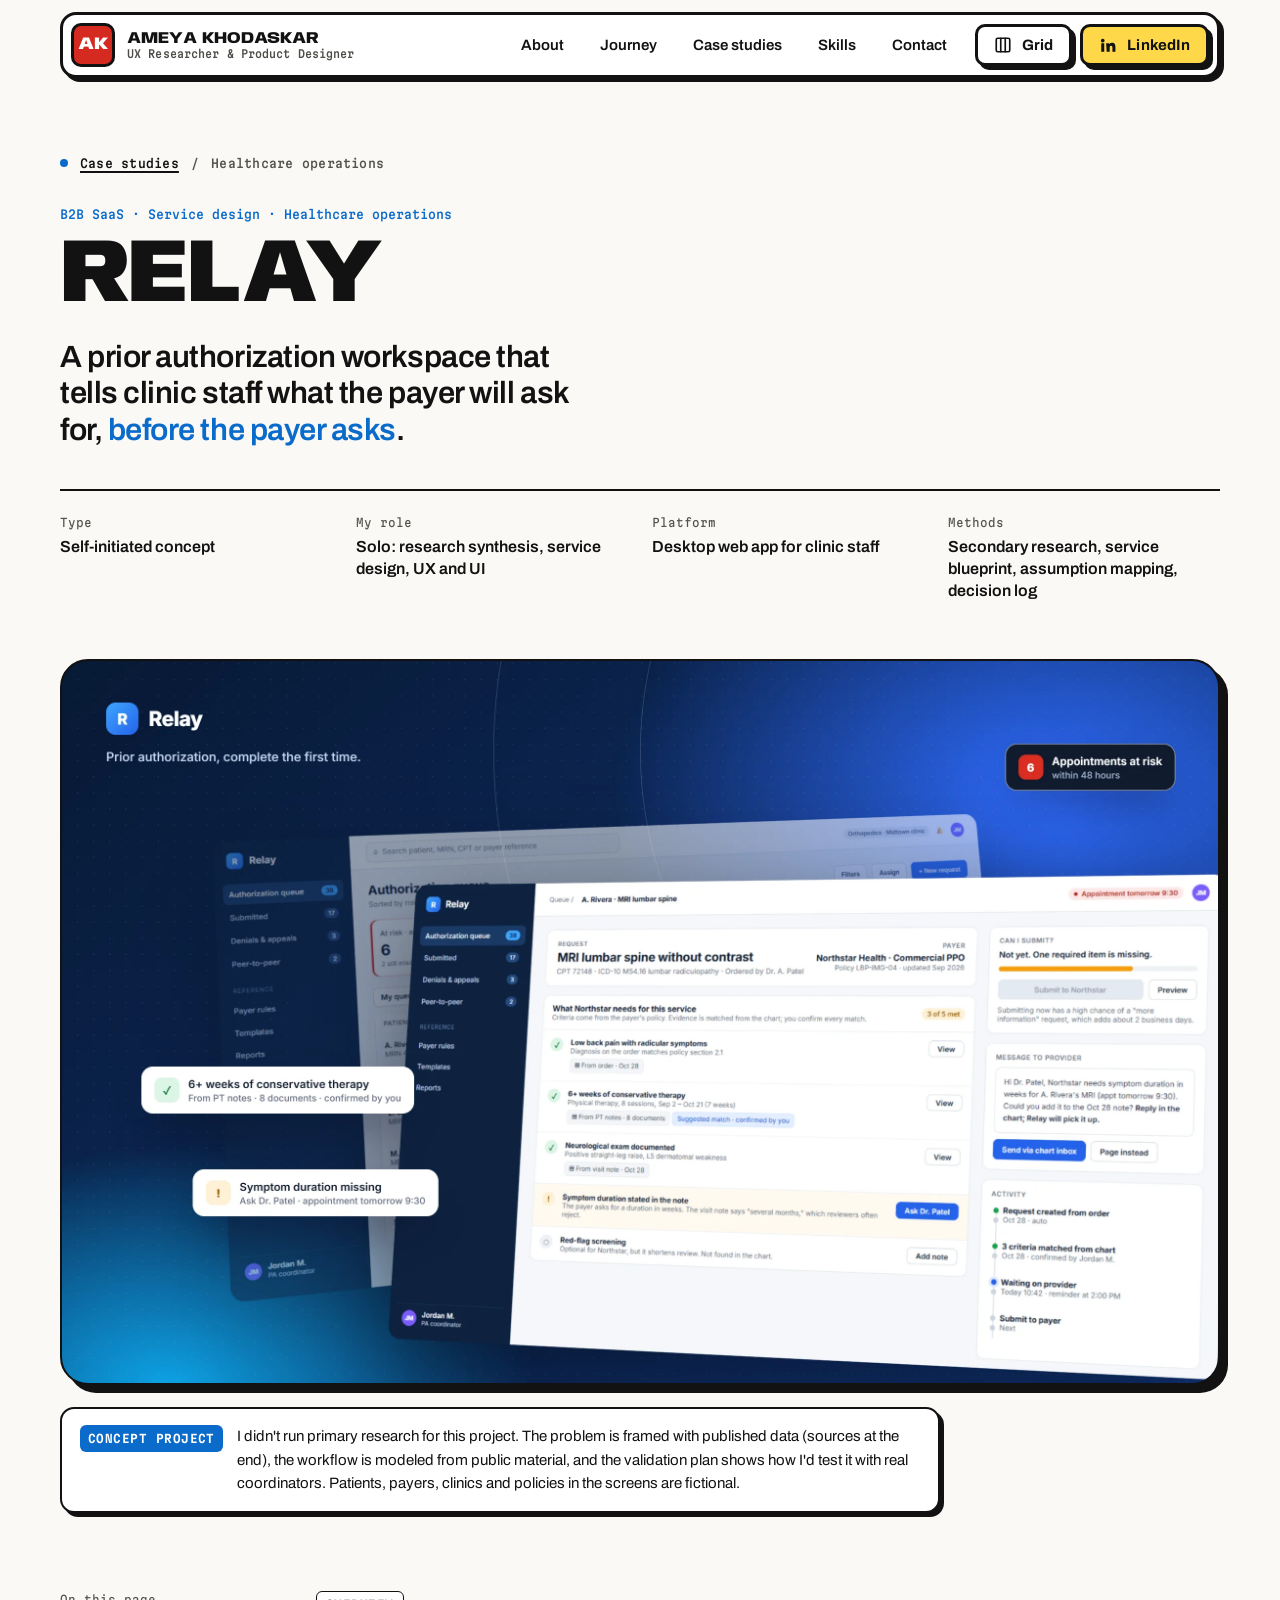
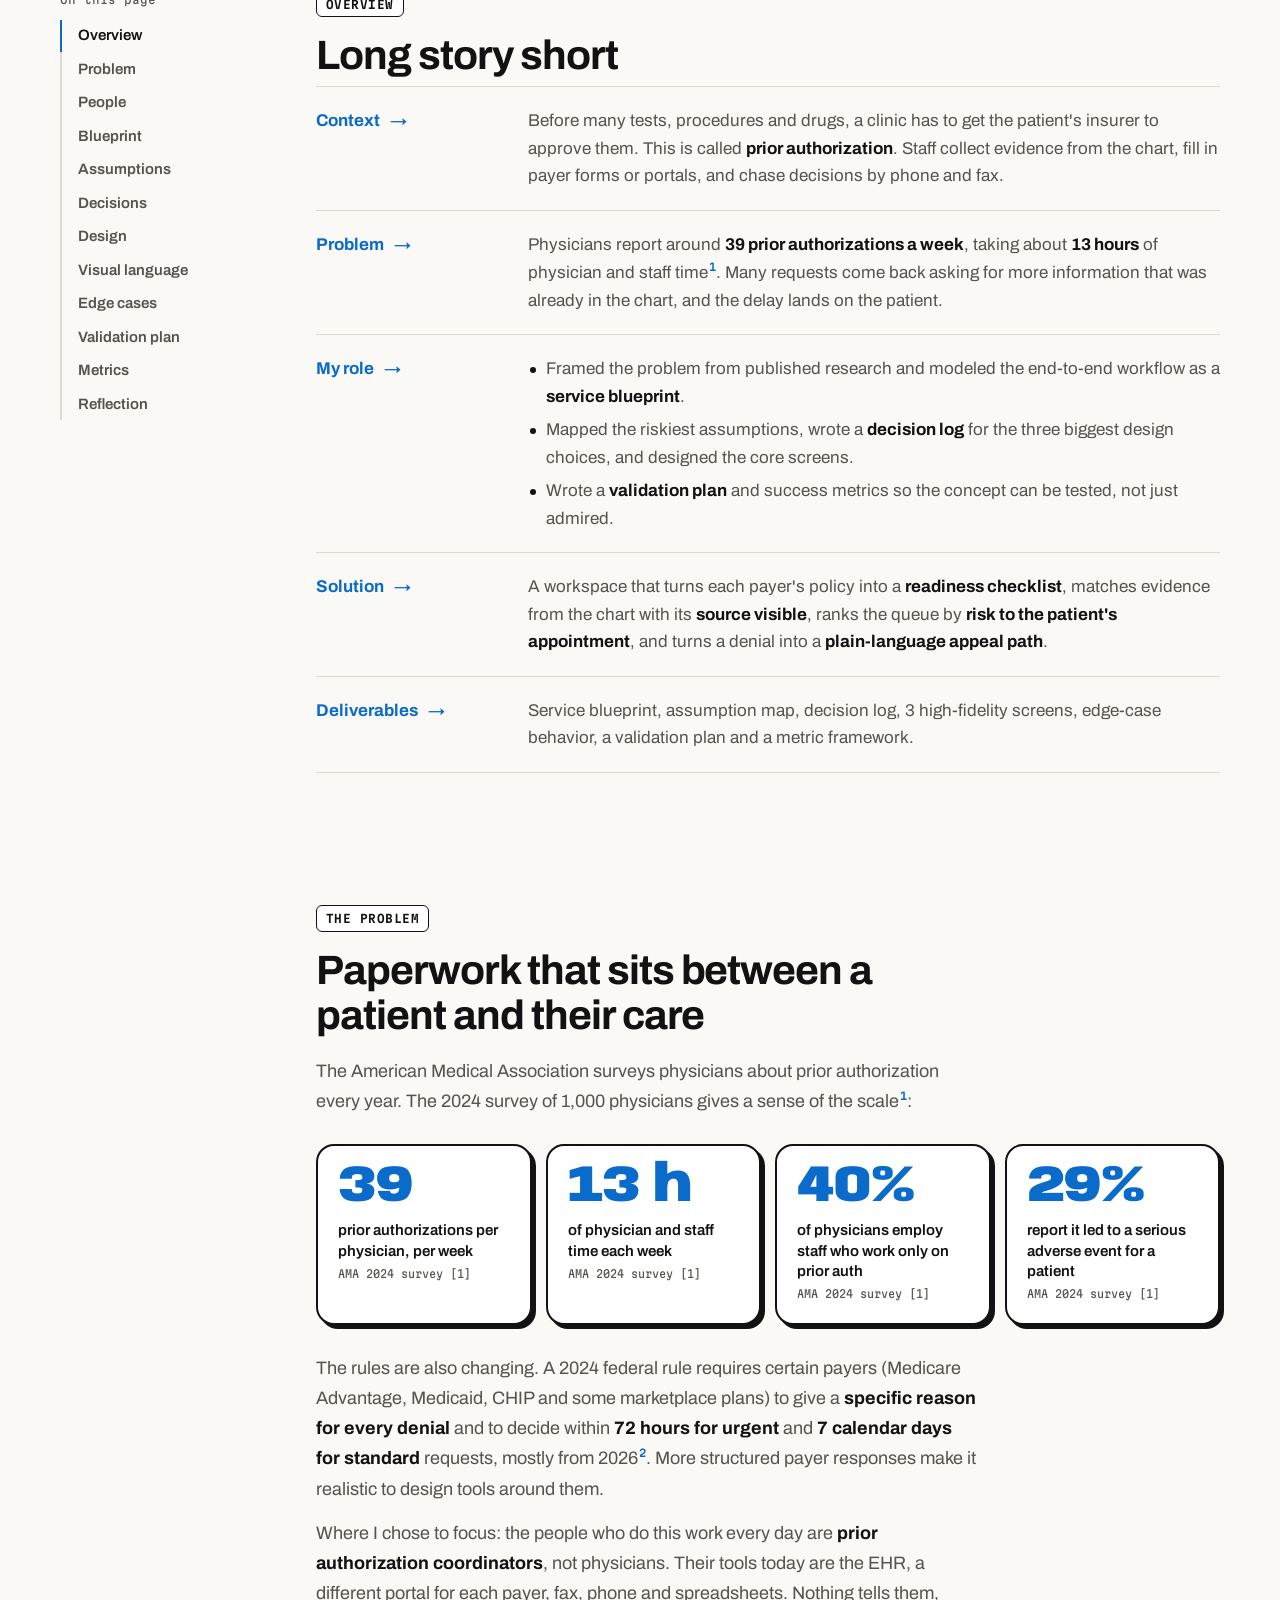
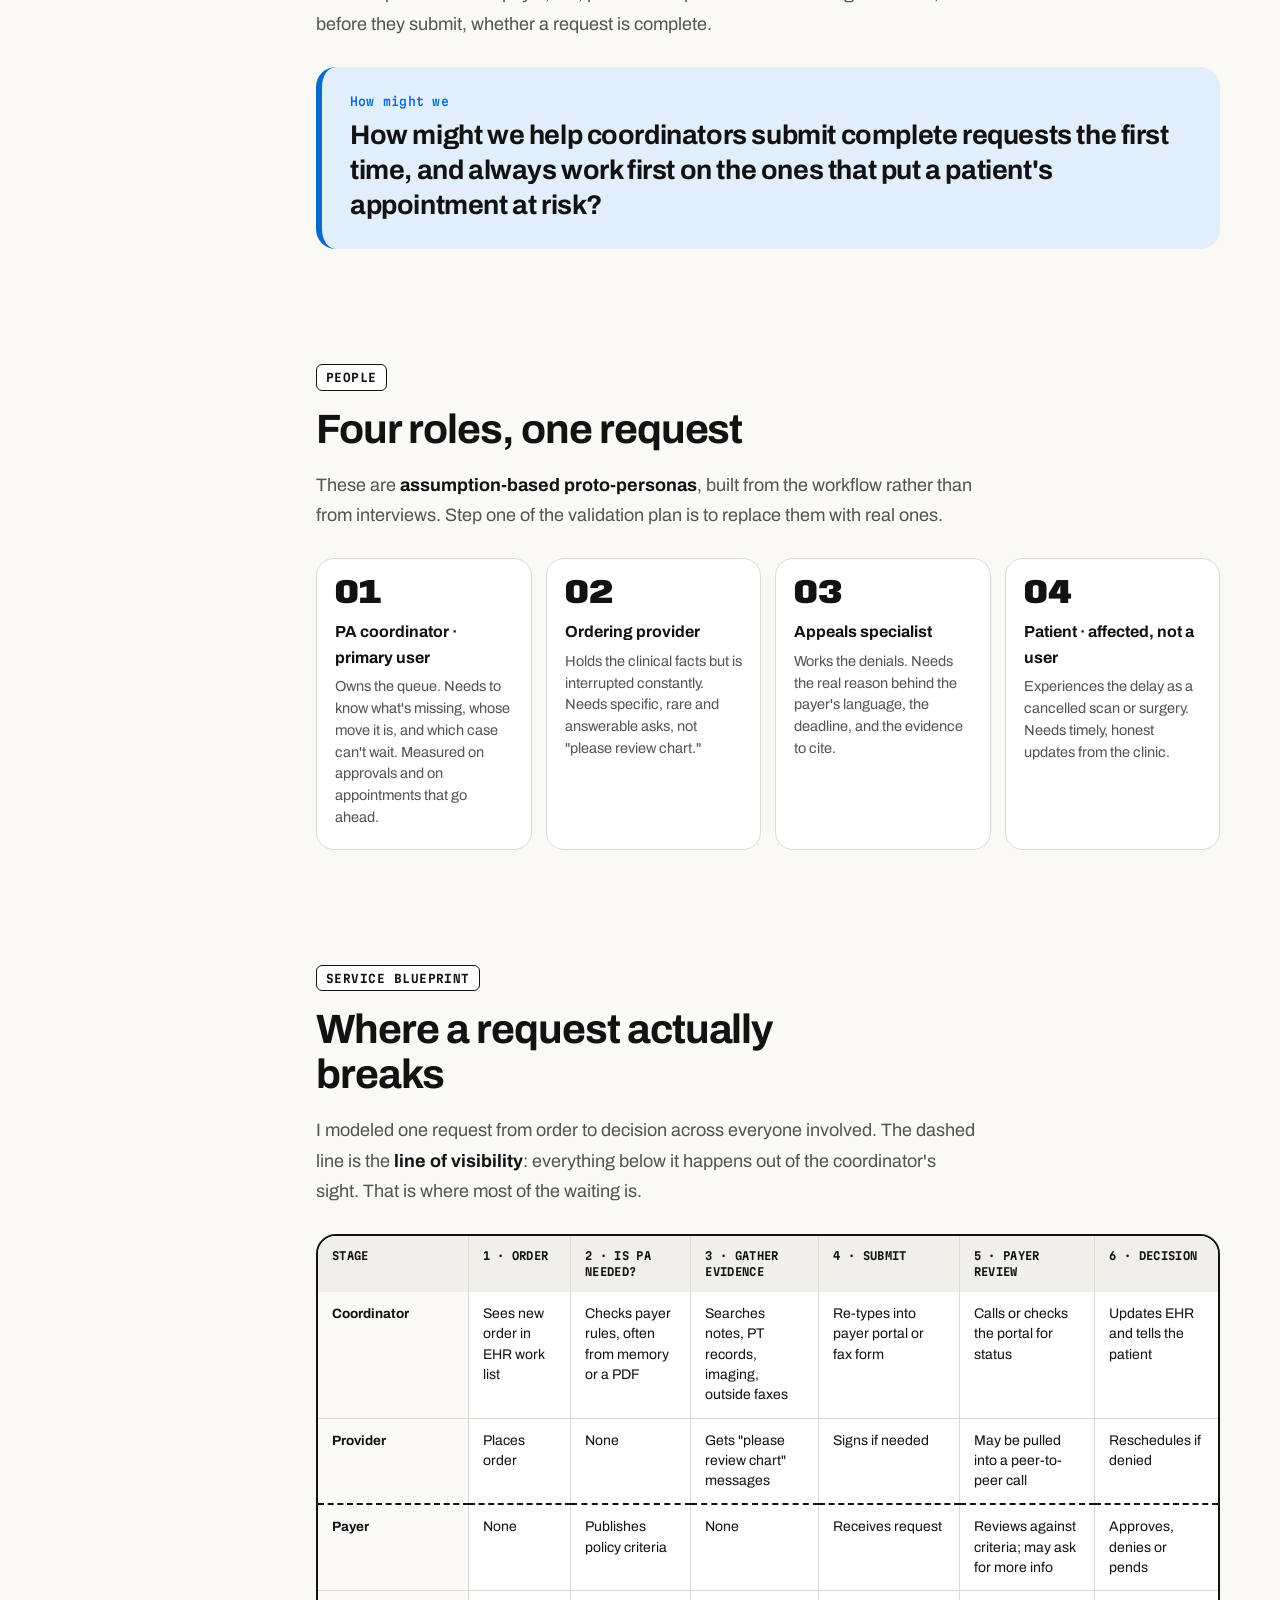
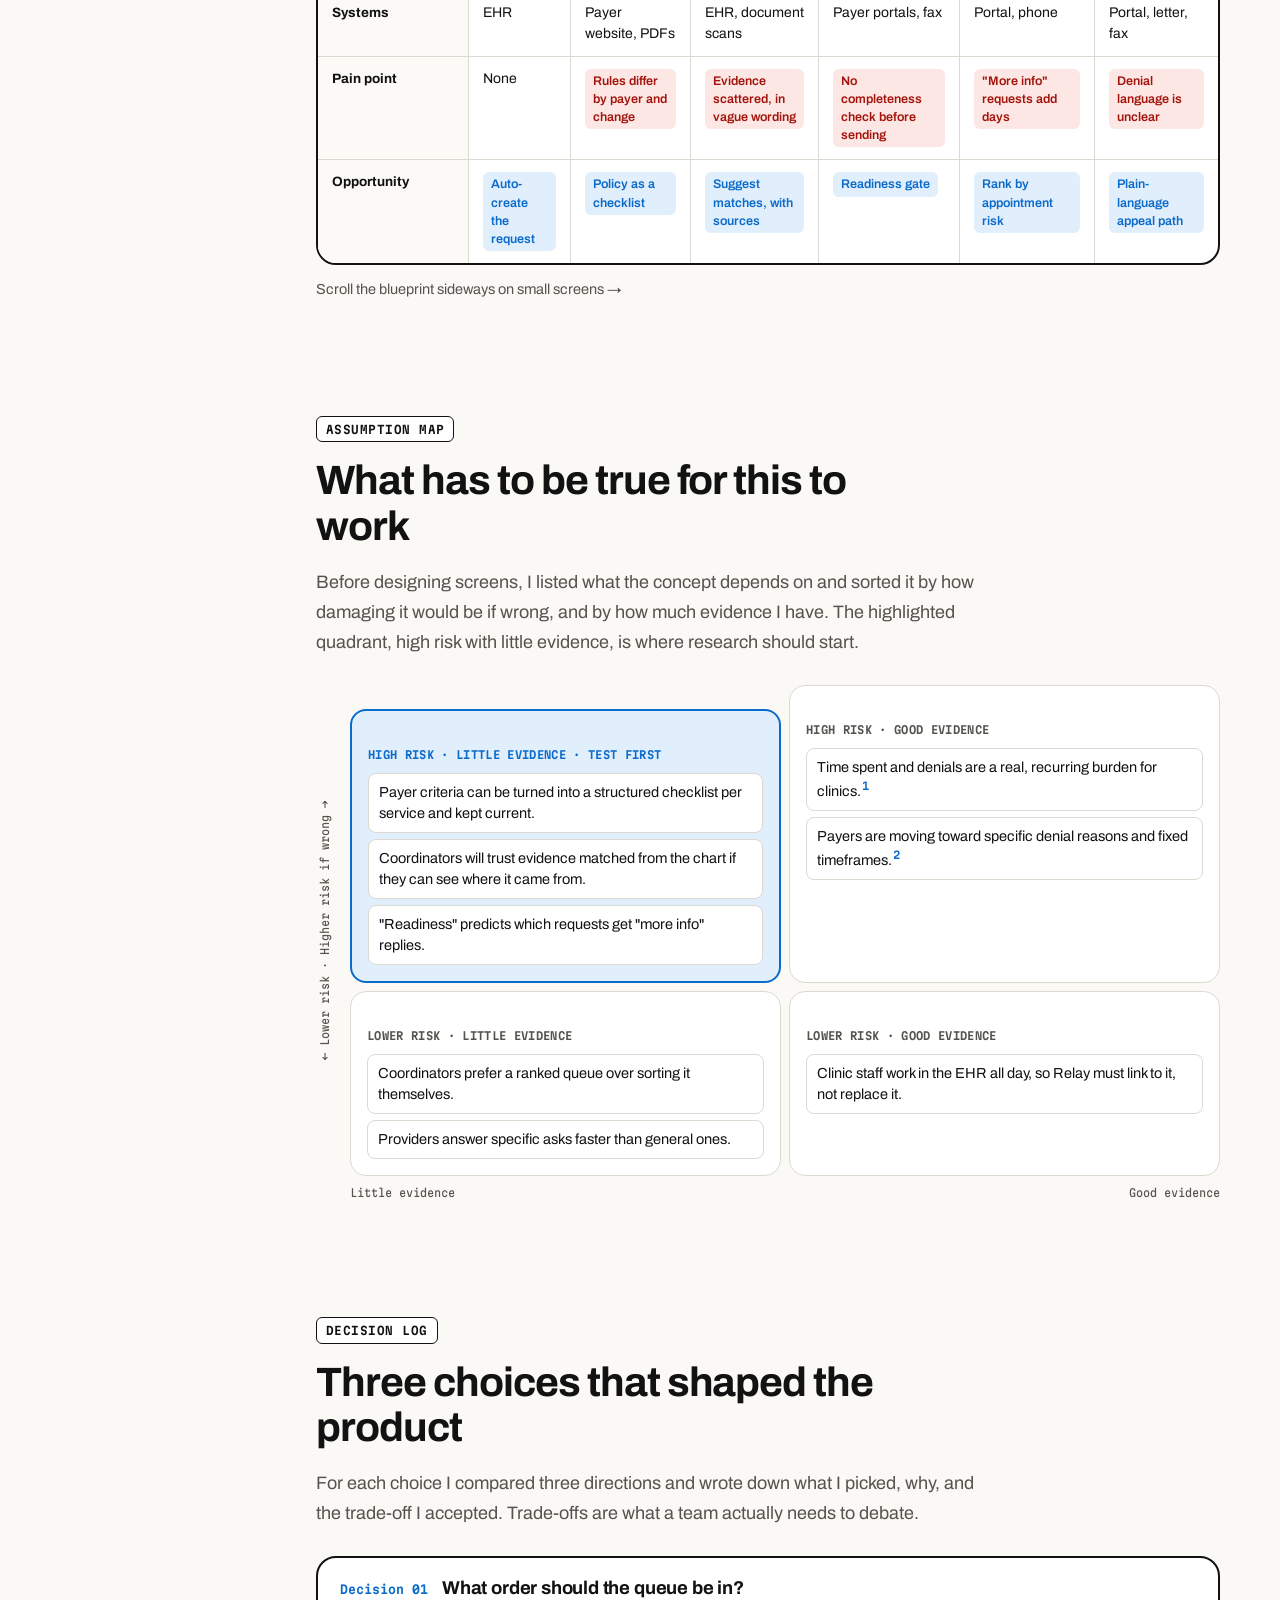
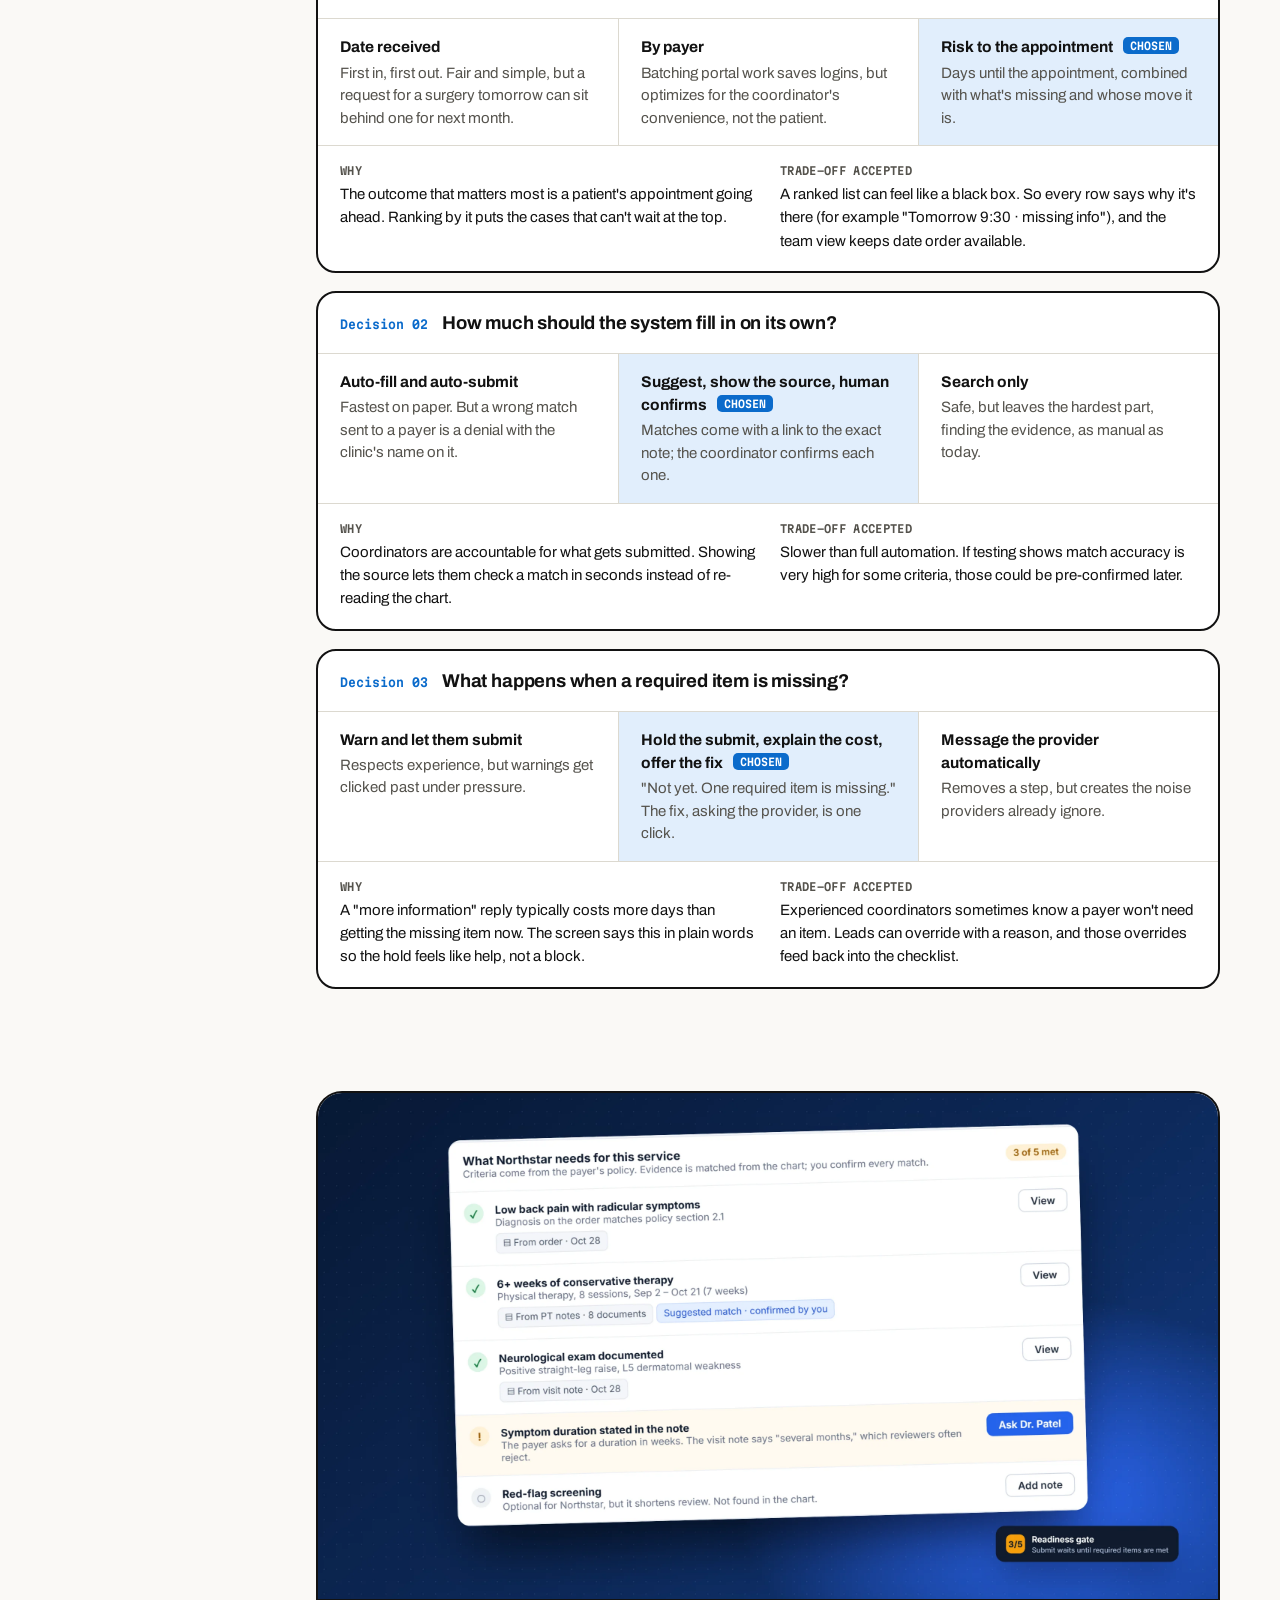
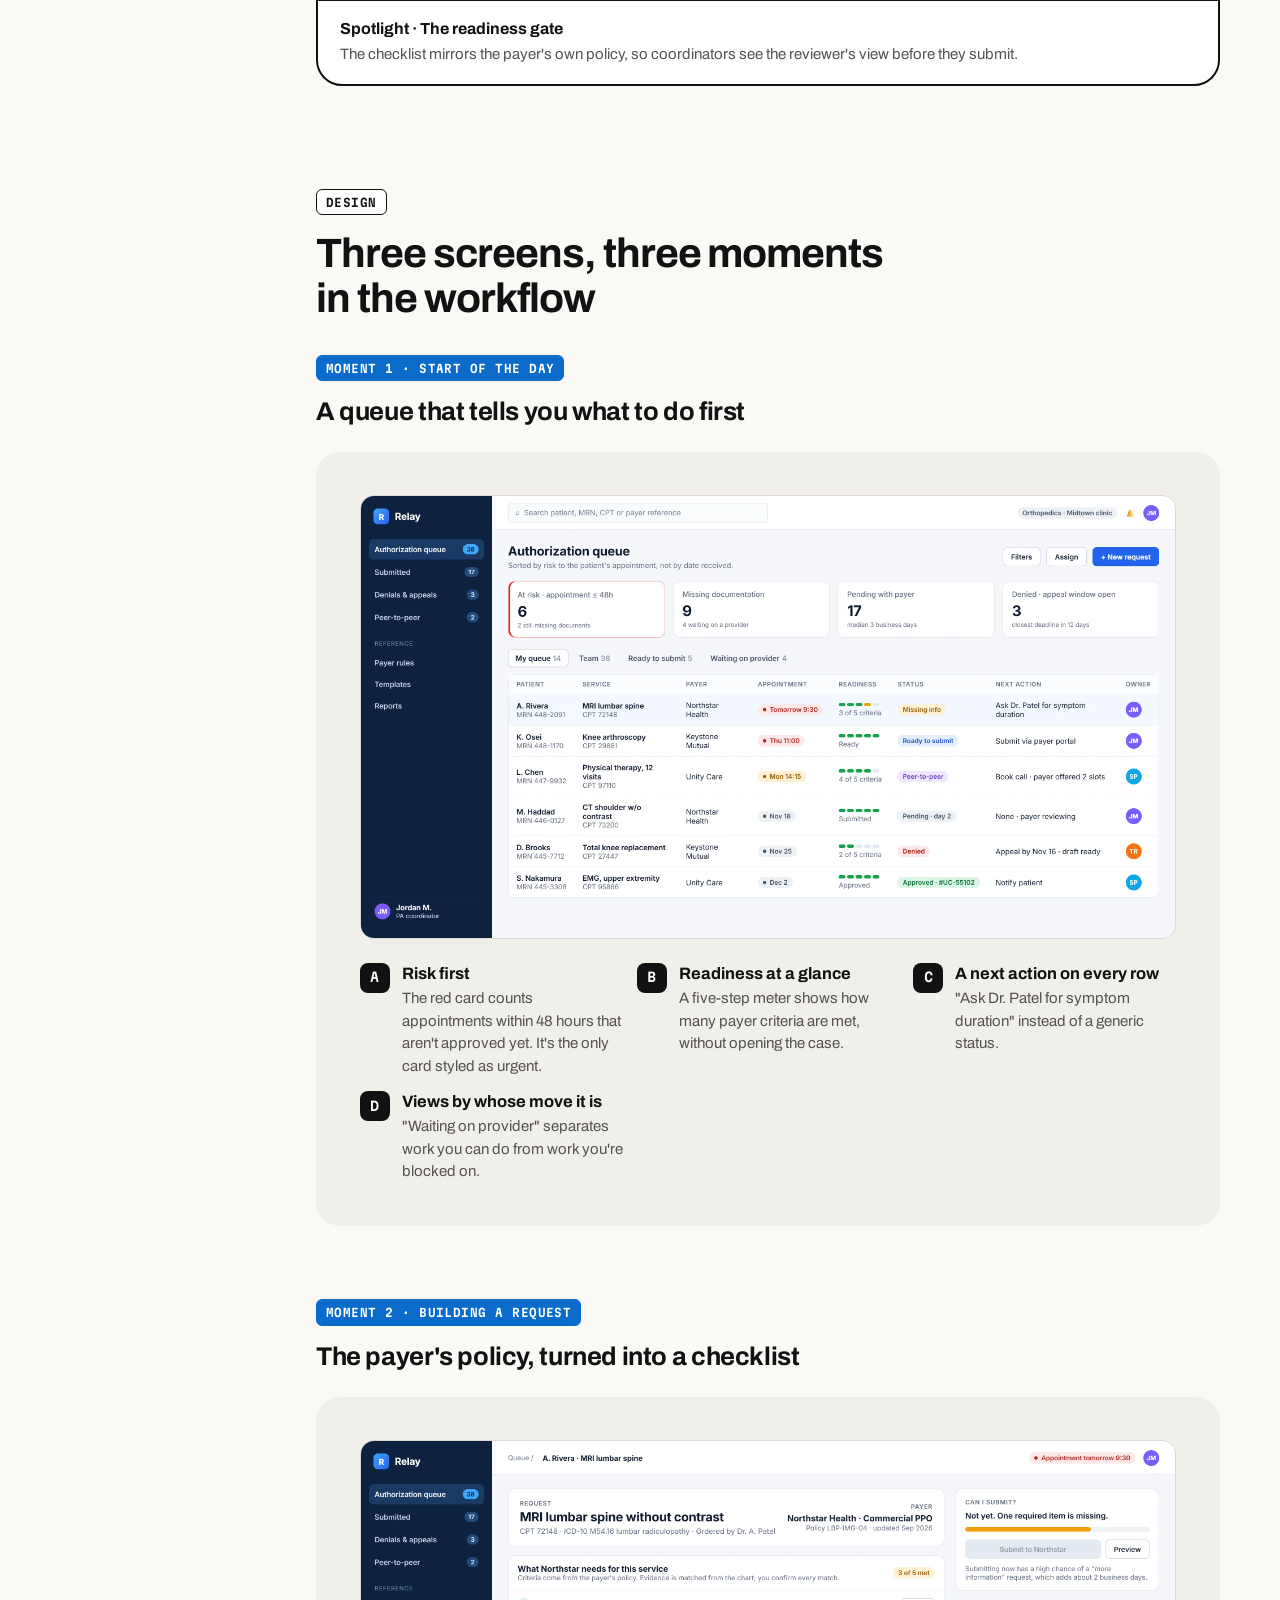
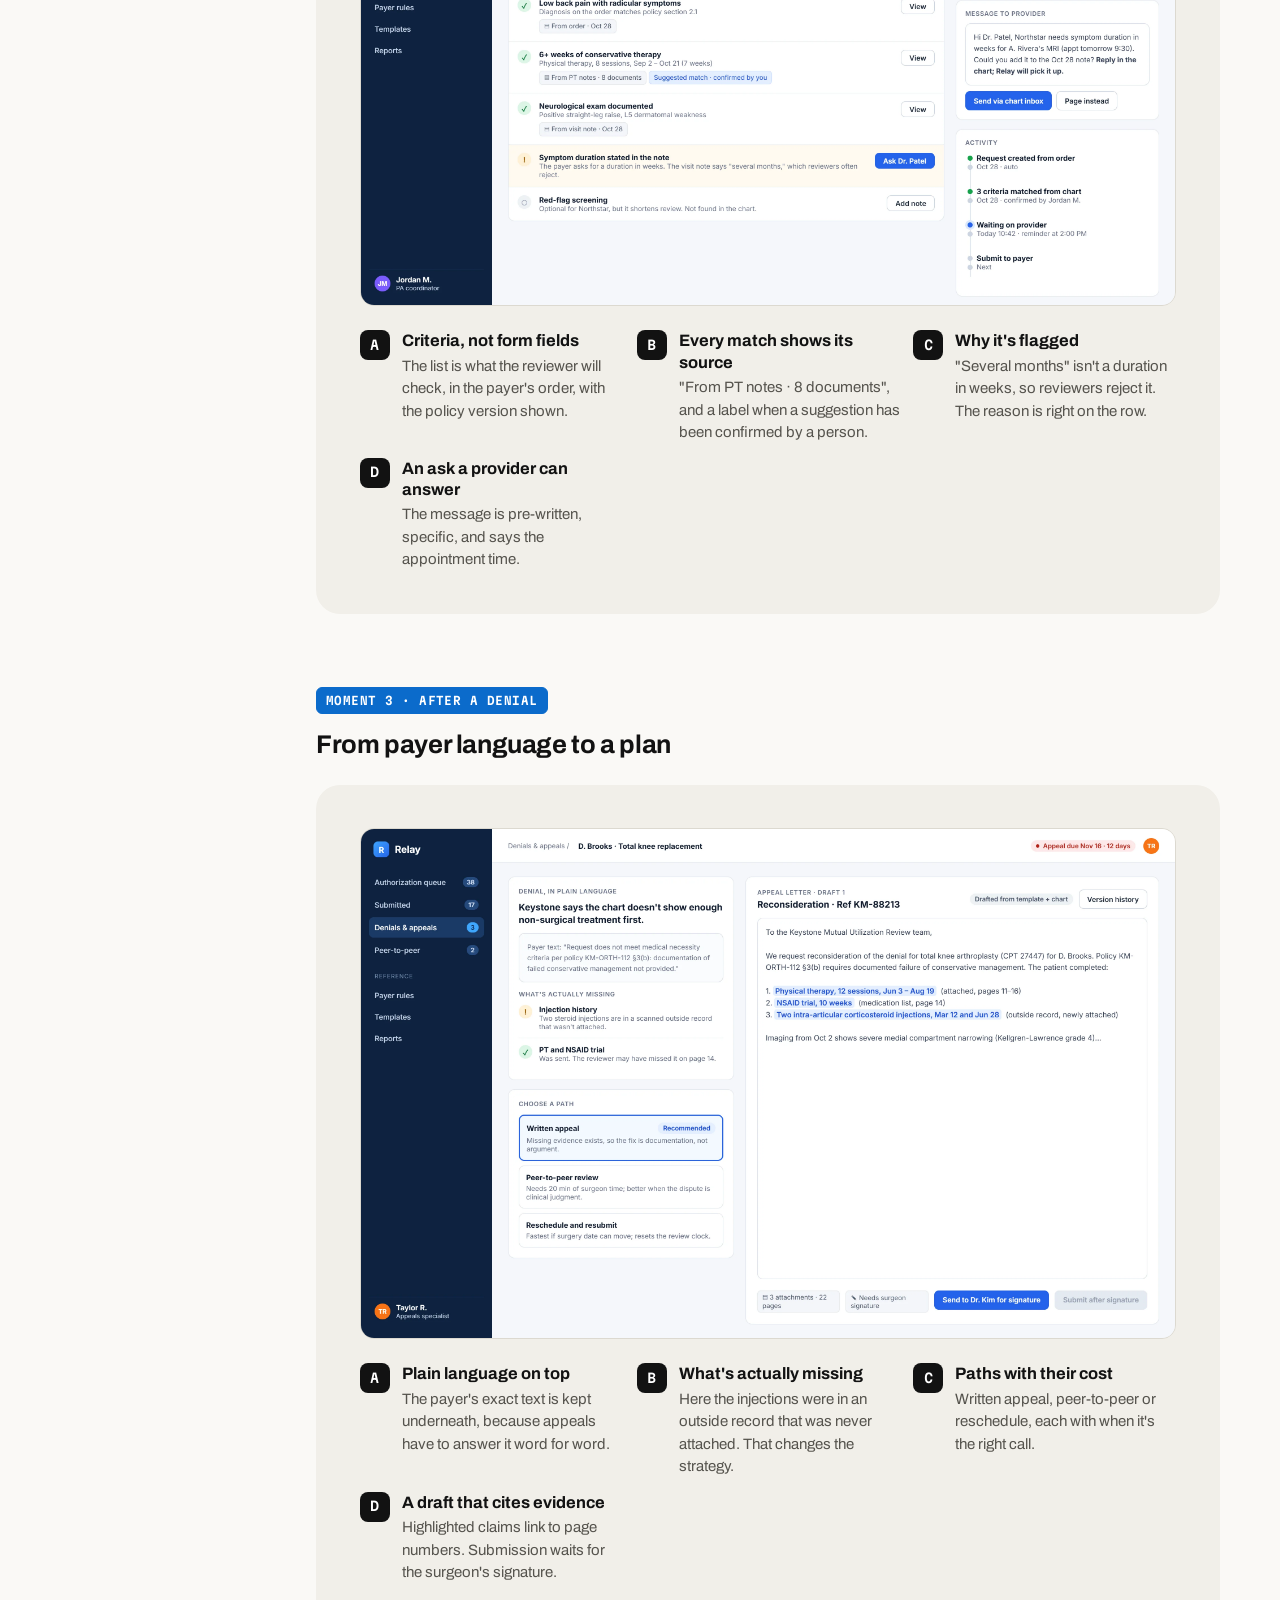
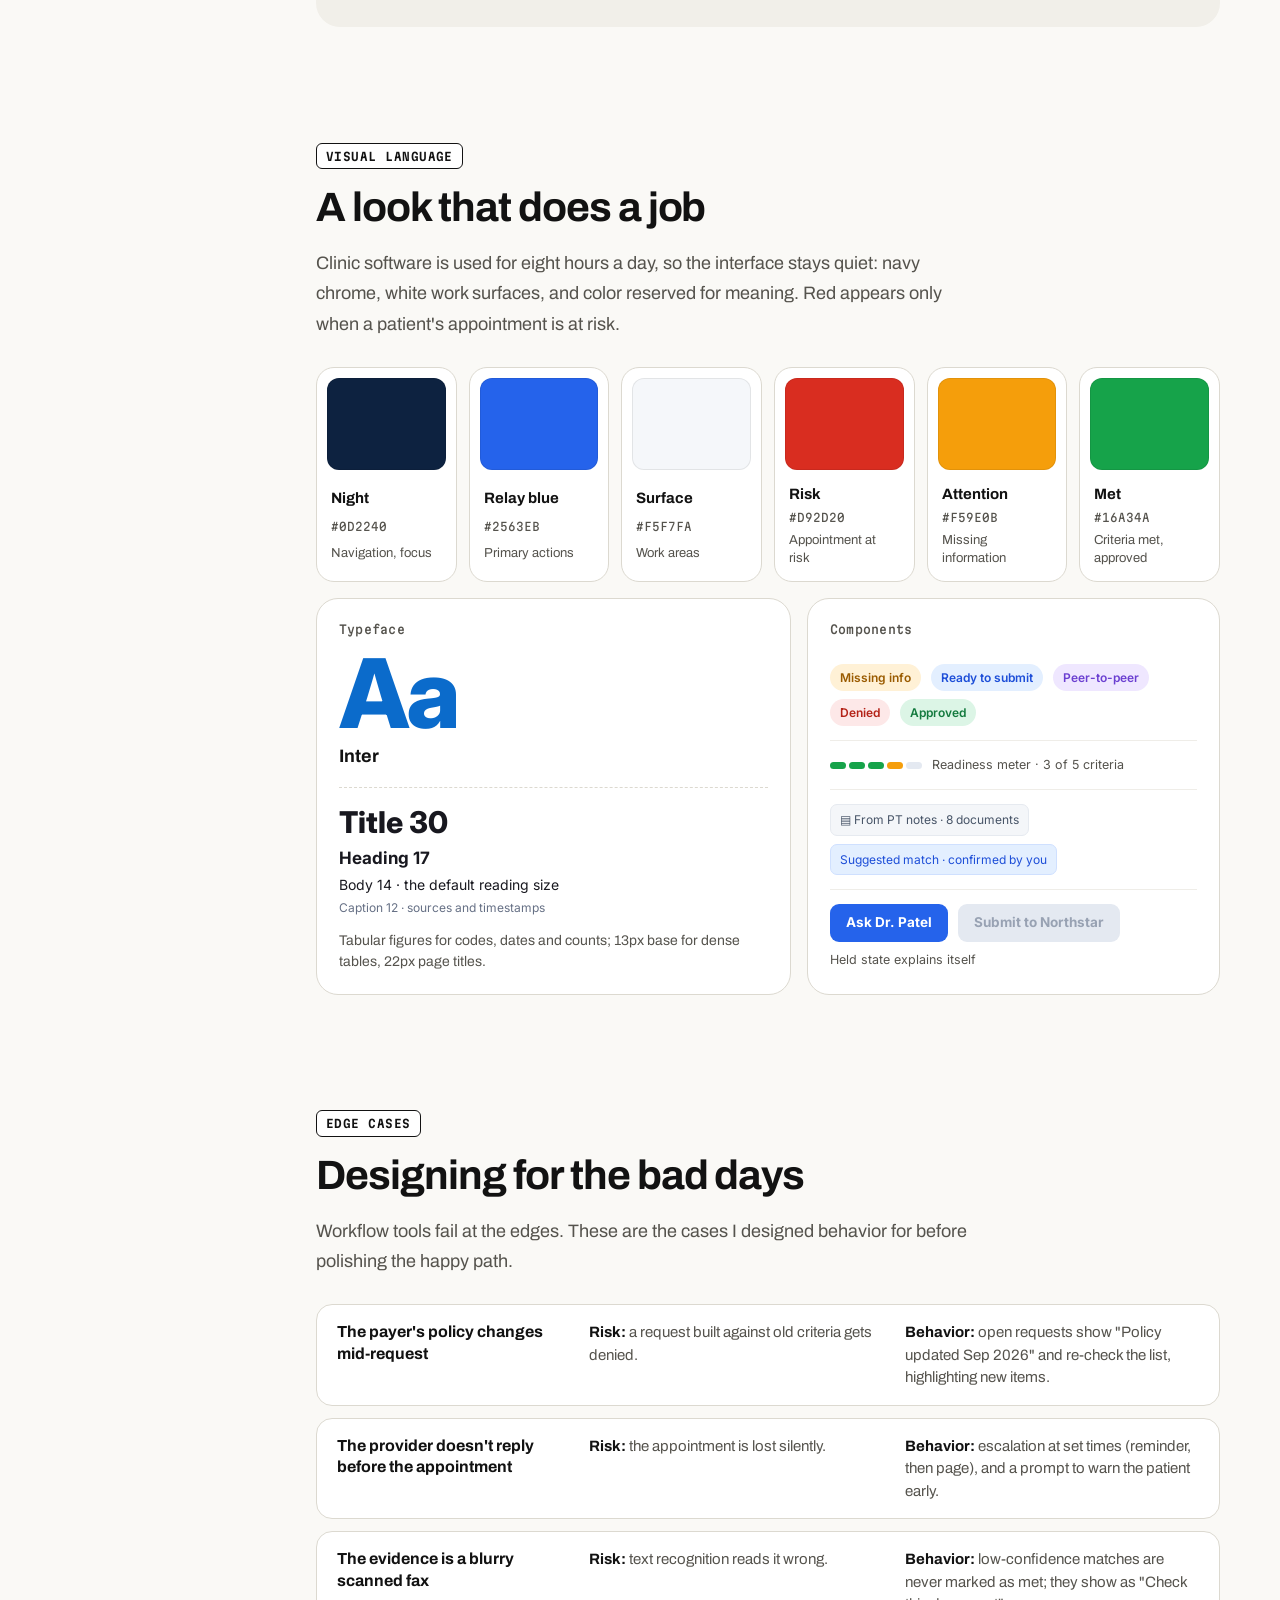
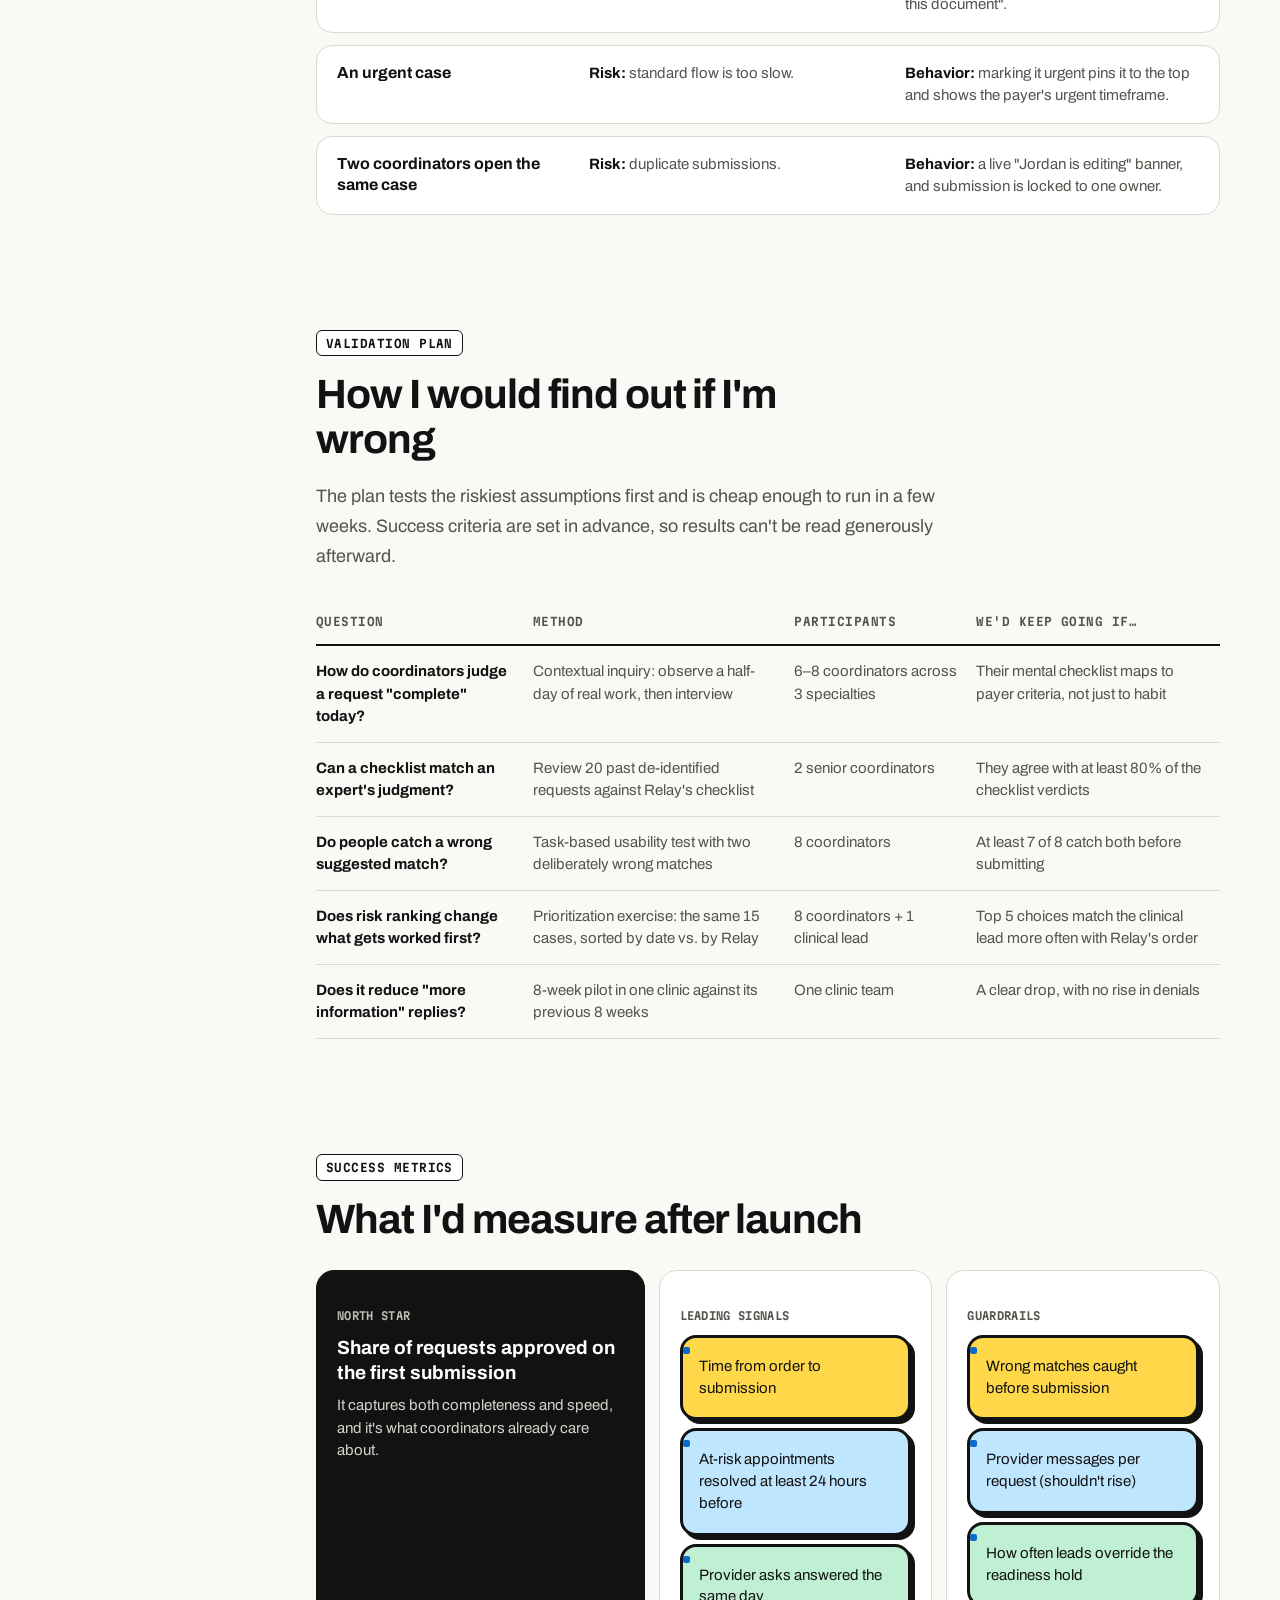
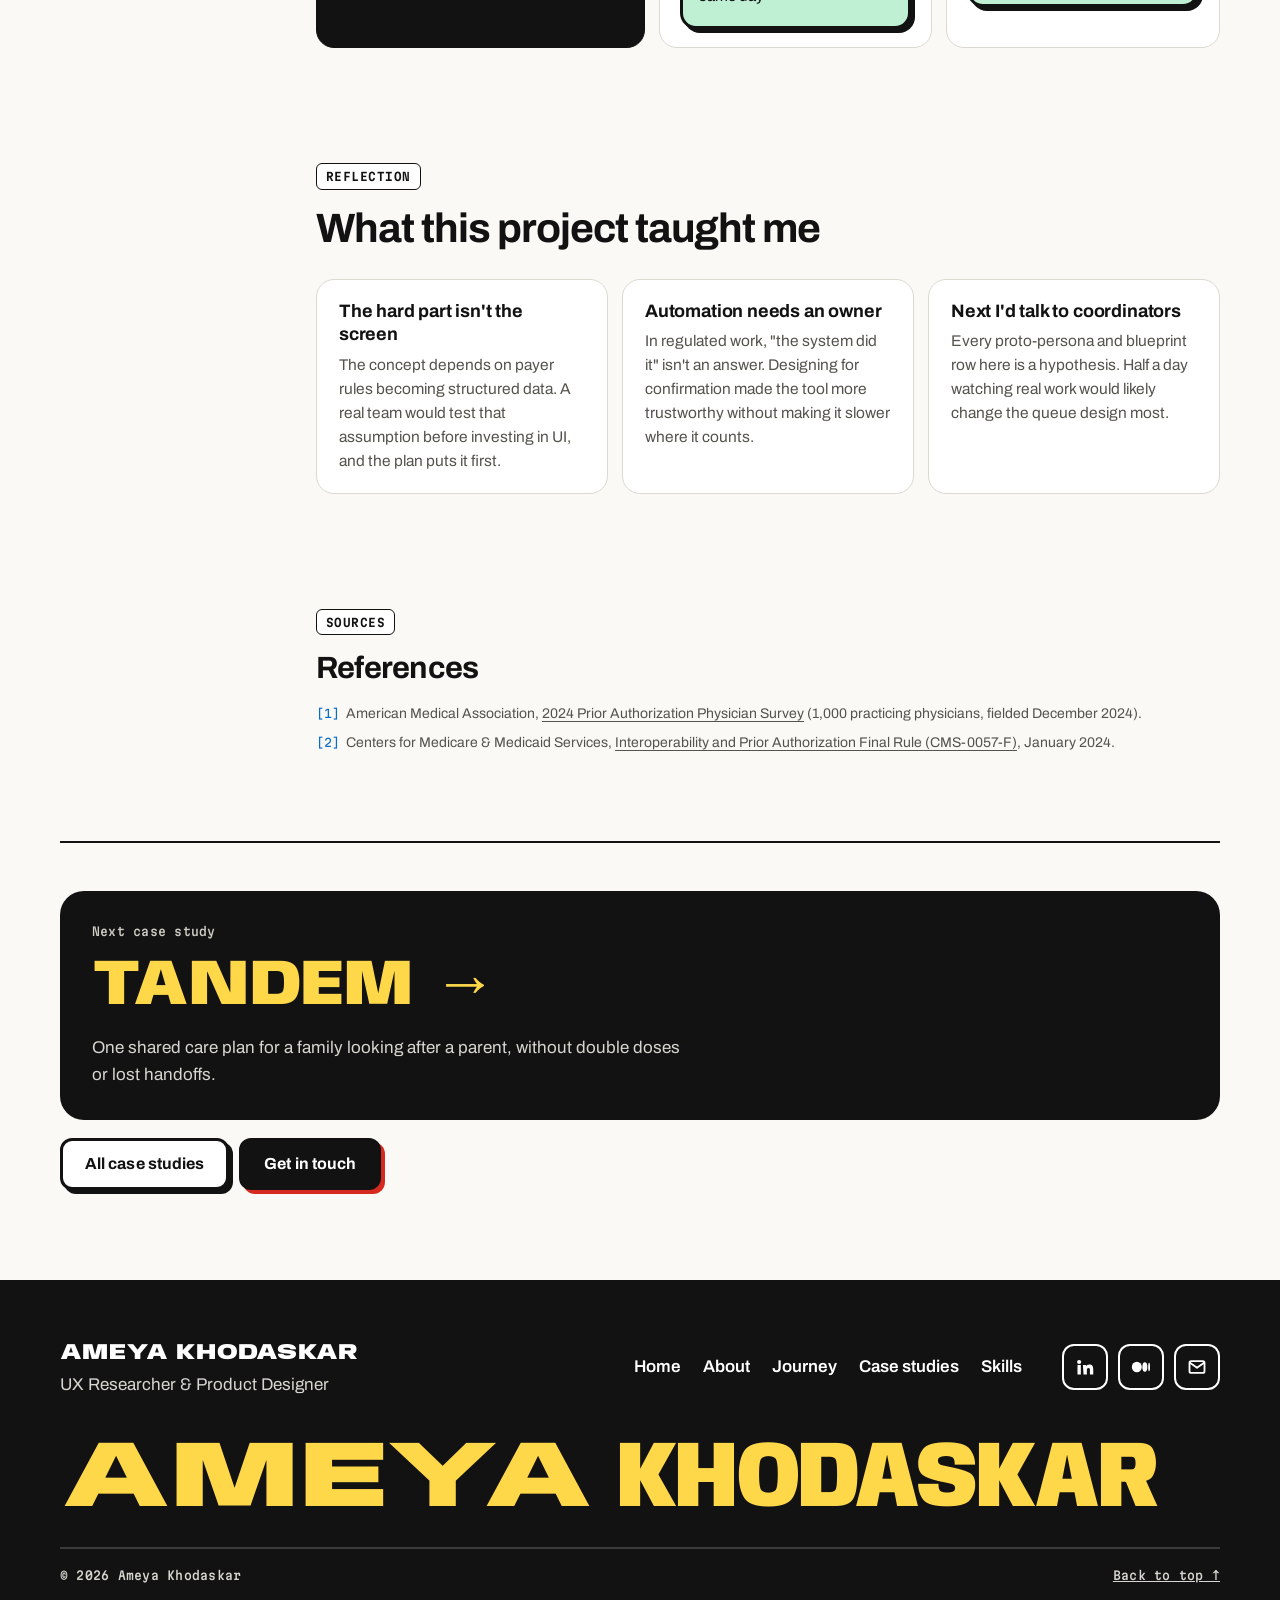
<file: case-studies/relay-prior-authorization/index.html>
<!doctype html>
<html lang="en" class="no-js">
<head>
<meta charset="utf-8">
<meta name="viewport" content="width=device-width, initial-scale=1">
<title>Relay: prior authorization workspace case study | Ameya Khodaskar</title>
<meta name="description" content="A self-initiated concept: a prior authorization workspace that shows clinic staff what a payer will ask for before they submit, ranks work by risk to the patient's appointment, and turns denials into a clear appeal path.">
<meta name="author" content="Ameya Khodaskar">
<meta name="theme-color" content="#d42a20">
<link rel="canonical" href="https://ameyakhodaskar.com/case-studies/relay-prior-authorization/">
<meta property="og:type" content="article">
<meta property="og:site_name" content="Ameya Khodaskar">
<meta property="og:title" content="Relay: prior authorization workspace | Ameya Khodaskar">
<meta property="og:description" content="Service design and B2B UX for one of healthcare's most hated workflows.">
<meta property="og:url" content="https://ameyakhodaskar.com/case-studies/relay-prior-authorization/">
<meta property="og:image" content="https://ameyakhodaskar.com/assets/images/case-studies/relay/kv.webp">
<meta name="twitter:card" content="summary_large_image">
<link rel="icon" href="../../favicon.svg" type="image/svg+xml">
<link rel="apple-touch-icon" href="../../apple-touch-icon.png">
<link rel="preconnect" href="https://fonts.googleapis.com">
<link rel="preconnect" href="https://fonts.gstatic.com" crossorigin>
<link rel="stylesheet" href="https://fonts.googleapis.com/css2?family=Anybody:wdth,wght@50..150,500..900&amp;family=Archivo:wdth,wght@62..125,400..800&amp;family=Martian+Mono:wdth,wght@75..112.5,400..600&amp;family=Inter:wght@400;500;600;700&amp;display=swap">
<link rel="stylesheet" href="../../assets/css/style.css">
<link rel="stylesheet" href="../../assets/css/case.css">
<script>document.documentElement.classList.replace('no-js', 'js');</script>
</head>
<body class="cs-page acc-blue">
<a class="skip" href="#main">Skip to content</a>

<header class="topbar">
  <div class="wrap">
    <nav class="nav" aria-label="Primary">
      <a class="brand" href="../../" aria-label="Ameya Khodaskar, home">
        <span class="mono-mark" aria-hidden="true">AK</span>
        <span class="brand-name">Ameya Khodaskar<small>UX Researcher &amp; Product Designer</small></span>
      </a>
      <ul class="nav-links">
        <li><a href="../../#about">About</a></li>
        <li><a href="../../#experience">Journey</a></li>
        <li><a href="../../#projects">Case studies</a></li>
        <li><a href="../../#skills">Skills</a></li>
        <li><a href="../../#contact">Contact</a></li>
      </ul>
      <div class="nav-actions">
        <button class="btn btn-sm grid-toggle" type="button" aria-pressed="false" title="Show the layout grid (shortcut: G)">
          <svg viewBox="0 0 24 24" fill="none" stroke="currentColor" stroke-width="2.2" stroke-linecap="round" aria-hidden="true"><rect x="3" y="3" width="18" height="18" rx="2"/><path d="M9 3v18M15 3v18"/></svg>
          <span>Grid</span>
        </button>
        <a class="btn btn-sm btn-lemon" href="https://www.linkedin.com/in/ameya-khodaskar-071bb1207" target="_blank" rel="noopener">
          <svg viewBox="0 0 24 24" aria-hidden="true"><path fill="currentColor" d="M4.98 3.5a2.5 2.5 0 1 1 0 5 2.5 2.5 0 0 1 0-5zM3 9.5h4V21H3zM9.5 9.5h3.8v1.6h.06c.53-1 1.83-2.06 3.77-2.06 4.03 0 4.77 2.65 4.77 6.1V21h-4v-5.1c0-1.22-.02-2.78-1.7-2.78-1.7 0-1.96 1.33-1.96 2.7V21h-4z"/></svg>
          LinkedIn
        </a>
        <details class="menu">
          <summary aria-label="Menu">
            <svg viewBox="0 0 24 24" fill="none" stroke="currentColor" stroke-width="2.6" stroke-linecap="round" aria-hidden="true"><path d="M4 7h16M4 12h16M4 17h16"/></svg>
            <span>Menu</span>
          </summary>
          <div class="menu-panel">
            <a href="../../">Home <span>Top</span></a>
            <a href="../../#about">About <span>Profile</span></a>
            <a href="../../#experience">Journey <span>Role + study</span></a>
            <a href="../../#projects">Case studies <span>Six studies</span></a>
            <a href="../../#skills">Skills <span>Research / design</span></a>
            <a href="../../#contact">Contact <span>Email + LinkedIn</span></a>
          </div>
        </details>
      </div>
    </nav>
  </div>
</header>

<main id="main">

<section class="x-hero" aria-labelledby="cs-title">
  <div class="wrap">
    <p class="x-crumbs label"><span class="dot" aria-hidden="true"></span><a href="../../#projects">Case studies</a><span aria-hidden="true">/</span><span>Healthcare operations</span></p>
    <p class="x-kicker">B2B SaaS · Service design · Healthcare operations</p>
    <h1 id="cs-title" class="x-title">Relay</h1>
    <p class="x-sub">A prior authorization workspace that tells clinic staff what the payer will ask for, <em>before the payer asks</em>.</p>
    <dl class="x-meta">
      <div><dt>Type</dt><dd>Self-initiated concept</dd></div>
      <div><dt>My role</dt><dd>Solo: research synthesis, service design, UX and UI</dd></div>
      <div><dt>Platform</dt><dd>Desktop web app for clinic staff</dd></div>
      <div><dt>Methods</dt><dd>Secondary research, service blueprint, assumption mapping, decision log</dd></div>
    </dl>
    <figure class="kv-hero"><img src="../../assets/images/case-studies/relay/kv.webp" width="2400" height="1500" alt="Relay key visual: the case detail screen and queue in perspective, with floating checklist and risk cards" fetchpriority="high"></figure>
    <p class="x-flag"><b>Concept project</b><span>I didn't run primary research for this project. The problem is framed with published data (sources at the end), the workflow is modeled from public material, and the validation plan shows how I'd test it with real coordinators. Patients, payers, clinics and policies in the screens are fictional.</span></p>
  </div>
</section>

<div class="wrap x-layout">
  <nav class="x-toc" aria-label="On this page">
    <p>On this page</p>
    <ol>
      <li><a href="#overview">Overview</a></li>
      <li><a href="#problem">Problem</a></li>
      <li><a href="#people">People</a></li>
      <li><a href="#blueprint">Blueprint</a></li>
      <li><a href="#assumptions">Assumptions</a></li>
      <li><a href="#decisions">Decisions</a></li>
      <li><a href="#design">Design</a></li>
      <li><a href="#visual">Visual language</a></li>
      <li><a href="#edges">Edge cases</a></li>
      <li><a href="#validation">Validation plan</a></li>
      <li><a href="#metrics">Metrics</a></li>
      <li><a href="#reflection">Reflection</a></li>
    </ol>
  </nav>

  <div class="x-main">

    <section id="overview" class="blk" aria-labelledby="h-overview">
      <p class="tag2">Overview</p>
      <h2 id="h-overview" class="x-h">Long story short</h2>
      <dl class="rows">
        <div class="row"><dt>Context</dt><dd>Before many tests, procedures and drugs, a clinic has to get the patient's insurer to approve them. This is called <b>prior authorization</b>. Staff collect evidence from the chart, fill in payer forms or portals, and chase decisions by phone and fax.</dd></div>
        <div class="row"><dt>Problem</dt><dd>Physicians report around <b>39 prior authorizations a week</b>, taking about <b>13 hours</b> of physician and staff time<sup class="ref"><a href="#src">1</a></sup>. Many requests come back asking for more information that was already in the chart, and the delay lands on the patient.</dd></div>
        <div class="row"><dt>My role</dt><dd><ul><li>Framed the problem from published research and modeled the end-to-end workflow as a <b>service blueprint</b>.</li><li>Mapped the riskiest assumptions, wrote a <b>decision log</b> for the three biggest design choices, and designed the core screens.</li><li>Wrote a <b>validation plan</b> and success metrics so the concept can be tested, not just admired.</li></ul></dd></div>
        <div class="row"><dt>Solution</dt><dd>A workspace that turns each payer's policy into a <b>readiness checklist</b>, matches evidence from the chart with its <b>source visible</b>, ranks the queue by <b>risk to the patient's appointment</b>, and turns a denial into a <b>plain-language appeal path</b>.</dd></div>
        <div class="row"><dt>Deliverables</dt><dd>Service blueprint, assumption map, decision log, 3 high-fidelity screens, edge-case behavior, a validation plan and a metric framework.</dd></div>
      </dl>
    </section>

    <section id="problem" class="blk" aria-labelledby="h-problem">
      <p class="tag2">The problem</p>
      <h2 id="h-problem" class="x-h">Paperwork that sits between a patient and their care</h2>
      <p class="x-p">The American Medical Association surveys physicians about prior authorization every year. The 2024 survey of 1,000 physicians gives a sense of the scale<sup class="ref"><a href="#src">1</a></sup>:</p>
      <div class="stats">
        <div class="stat"><b>39</b><span>prior authorizations per physician, per week</span><small>AMA 2024 survey [1]</small></div>
        <div class="stat"><b>13 h</b><span>of physician and staff time each week</span><small>AMA 2024 survey [1]</small></div>
        <div class="stat"><b>40%</b><span>of physicians employ staff who work only on prior auth</span><small>AMA 2024 survey [1]</small></div>
        <div class="stat"><b>29%</b><span>report it led to a serious adverse event for a patient</span><small>AMA 2024 survey [1]</small></div>
      </div>
      <p class="x-p" style="margin-top:28px">The rules are also changing. A 2024 federal rule requires certain payers (Medicare Advantage, Medicaid, CHIP and some marketplace plans) to give a <b>specific reason for every denial</b> and to decide within <b>72 hours for urgent</b> and <b>7 calendar days for standard</b> requests, mostly from 2026<sup class="ref"><a href="#src">2</a></sup>. More structured payer responses make it realistic to design tools around them.</p>
      <p class="x-p">Where I chose to focus: the people who do this work every day are <b>prior authorization coordinators</b>, not physicians. Their tools today are the EHR, a different portal for each payer, fax, phone and spreadsheets. Nothing tells them, before they submit, whether a request is complete.</p>
      <div class="hmw2"><p class="label">How might we</p><p>How might we help coordinators submit complete requests the first time, and always work first on the ones that put a patient's appointment at risk?</p></div>
    </section>

    <section id="people" class="blk" aria-labelledby="h-people">
      <p class="tag2">People</p>
      <h2 id="h-people" class="x-h">Four roles, one request</h2>
      <p class="x-p">These are <b>assumption-based proto-personas</b>, built from the workflow rather than from interviews. Step one of the validation plan is to replace them with real ones.</p>
      <div class="methods">
        <div class="method"><b>01</b><span>PA coordinator · primary user</span><p>Owns the queue. Needs to know what's missing, whose move it is, and which case can't wait. Measured on approvals and on appointments that go ahead.</p></div>
        <div class="method"><b>02</b><span>Ordering provider</span><p>Holds the clinical facts but is interrupted constantly. Needs specific, rare and answerable asks, not "please review chart."</p></div>
        <div class="method"><b>03</b><span>Appeals specialist</span><p>Works the denials. Needs the real reason behind the payer's language, the deadline, and the evidence to cite.</p></div>
        <div class="method"><b>04</b><span>Patient · affected, not a user</span><p>Experiences the delay as a cancelled scan or surgery. Needs timely, honest updates from the clinic.</p></div>
      </div>
    </section>

    <section id="blueprint" class="blk" aria-labelledby="h-blueprint">
      <p class="tag2">Service blueprint</p>
      <h2 id="h-blueprint" class="x-h">Where a request actually breaks</h2>
      <p class="x-p">I modeled one request from order to decision across everyone involved. The dashed line is the <b>line of visibility</b>: everything below it happens out of the coordinator's sight. That is where most of the waiting is.</p>
      <div class="bp">
        <table>
          <thead><tr><th scope="col">Stage</th><th scope="col">1 · Order</th><th scope="col">2 · Is PA needed?</th><th scope="col">3 · Gather evidence</th><th scope="col">4 · Submit</th><th scope="col">5 · Payer review</th><th scope="col">6 · Decision</th></tr></thead>
          <tbody>
            <tr><th scope="row">Coordinator</th><td>Sees new order in EHR work list</td><td>Checks payer rules, often from memory or a PDF</td><td>Searches notes, PT records, imaging, outside faxes</td><td>Re-types into payer portal or fax form</td><td>Calls or checks the portal for status</td><td>Updates EHR and tells the patient</td></tr>
            <tr class="line"><th scope="row">Provider</th><td>Places order</td><td>None</td><td>Gets "please review chart" messages</td><td>Signs if needed</td><td>May be pulled into a peer-to-peer call</td><td>Reschedules if denied</td></tr>
            <tr><th scope="row">Payer</th><td>None</td><td>Publishes policy criteria</td><td>None</td><td>Receives request</td><td>Reviews against criteria; may ask for more info</td><td>Approves, denies or pends</td></tr>
            <tr><th scope="row">Systems</th><td>EHR</td><td>Payer website, PDFs</td><td>EHR, document scans</td><td>Payer portals, fax</td><td>Portal, phone</td><td>Portal, letter, fax</td></tr>
            <tr><th scope="row">Pain point</th><td>None</td><td><span class="pain">Rules differ by payer and change</span></td><td><span class="pain">Evidence scattered, in vague wording</span></td><td><span class="pain">No completeness check before sending</span></td><td><span class="pain">"More info" requests add days</span></td><td><span class="pain">Denial language is unclear</span></td></tr>
            <tr><th scope="row">Opportunity</th><td><span class="opp">Auto-create the request</span></td><td><span class="opp">Policy as a checklist</span></td><td><span class="opp">Suggest matches, with sources</span></td><td><span class="opp">Readiness gate</span></td><td><span class="opp">Rank by appointment risk</span></td><td><span class="opp">Plain-language appeal path</span></td></tr>
          </tbody>
        </table>
      </div>
      <p class="x-cap">Scroll the blueprint sideways on small screens →</p>
    </section>

    <section id="assumptions" class="blk" aria-labelledby="h-assumptions">
      <p class="tag2">Assumption map</p>
      <h2 id="h-assumptions" class="x-h">What has to be true for this to work</h2>
      <p class="x-p">Before designing screens, I listed what the concept depends on and sorted it by how damaging it would be if wrong, and by how much evidence I have. The highlighted quadrant, high risk with little evidence, is where research should start.</p>
      <div class="amap">
        <span class="ax ay">← Lower risk · Higher risk if wrong →</span>
        <div class="grid">
          <div class="q hot"><h5>High risk · little evidence · test first</h5><p>Payer criteria can be turned into a structured checklist per service and kept current.</p><p>Coordinators will trust evidence matched from the chart if they can see where it came from.</p><p>"Readiness" predicts which requests get "more info" replies.</p></div>
          <div class="q"><h5>High risk · good evidence</h5><p>Time spent and denials are a real, recurring burden for clinics.<sup class="ref"><a href="#src">1</a></sup></p><p>Payers are moving toward specific denial reasons and fixed timeframes.<sup class="ref"><a href="#src">2</a></sup></p></div>
          <div class="q"><h5>Lower risk · little evidence</h5><p>Coordinators prefer a ranked queue over sorting it themselves.</p><p>Providers answer specific asks faster than general ones.</p></div>
          <div class="q"><h5>Lower risk · good evidence</h5><p>Clinic staff work in the EHR all day, so Relay must link to it, not replace it.</p></div>
        </div>
        <span></span>
        <div class="axx ax"><span>Little evidence</span><span>Good evidence</span></div>
      </div>
    </section>

    <section id="decisions" class="blk" aria-labelledby="h-decisions">
      <p class="tag2">Decision log</p>
      <h2 id="h-decisions" class="x-h">Three choices that shaped the product</h2>
      <p class="x-p">For each choice I compared three directions and wrote down what I picked, why, and the trade-off I accepted. Trade-offs are what a team actually needs to debate.</p>
      <div class="decide">
        <article class="dec">
          <div class="dec-h"><i>Decision 01</i><h4>What order should the queue be in?</h4></div>
          <div class="dec-o">
            <div class="no"><b>Date received</b>First in, first out. Fair and simple, but a request for a surgery tomorrow can sit behind one for next month.</div>
            <div class="no"><b>By payer</b>Batching portal work saves logins, but optimizes for the coordinator's convenience, not the patient.</div>
            <div class="pick"><b>Risk to the appointment</b>Days until the appointment, combined with what's missing and whose move it is.</div>
          </div>
          <div class="dec-w"><p><b>Why</b>The outcome that matters most is a patient's appointment going ahead. Ranking by it puts the cases that can't wait at the top.</p><p><b>Trade-off accepted</b>A ranked list can feel like a black box. So every row says why it's there (for example "Tomorrow 9:30 · missing info"), and the team view keeps date order available.</p></div>
        </article>
        <article class="dec">
          <div class="dec-h"><i>Decision 02</i><h4>How much should the system fill in on its own?</h4></div>
          <div class="dec-o">
            <div class="no"><b>Auto-fill and auto-submit</b>Fastest on paper. But a wrong match sent to a payer is a denial with the clinic's name on it.</div>
            <div class="pick"><b>Suggest, show the source, human confirms</b>Matches come with a link to the exact note; the coordinator confirms each one.</div>
            <div class="no"><b>Search only</b>Safe, but leaves the hardest part, finding the evidence, as manual as today.</div>
          </div>
          <div class="dec-w"><p><b>Why</b>Coordinators are accountable for what gets submitted. Showing the source lets them check a match in seconds instead of re-reading the chart.</p><p><b>Trade-off accepted</b>Slower than full automation. If testing shows match accuracy is very high for some criteria, those could be pre-confirmed later.</p></div>
        </article>
        <article class="dec">
          <div class="dec-h"><i>Decision 03</i><h4>What happens when a required item is missing?</h4></div>
          <div class="dec-o">
            <div class="no"><b>Warn and let them submit</b>Respects experience, but warnings get clicked past under pressure.</div>
            <div class="pick"><b>Hold the submit, explain the cost, offer the fix</b>"Not yet. One required item is missing." The fix, asking the provider, is one click.</div>
            <div class="no"><b>Message the provider automatically</b>Removes a step, but creates the noise providers already ignore.</div>
          </div>
          <div class="dec-w"><p><b>Why</b>A "more information" reply typically costs more days than getting the missing item now. The screen says this in plain words so the hold feels like help, not a block.</p><p><b>Trade-off accepted</b>Experienced coordinators sometimes know a payer won't need an item. Leads can override with a reason, and those overrides feed back into the checklist.</p></div>
        </article>
      </div>
    </section>

    <figure class="spot reveal"><img src="../../assets/images/case-studies/relay/sp.webp" width="2400" height="1350" alt="Close-up of the readiness checklist: payer criteria with matched evidence, a flagged missing item and the readiness gate" loading="lazy"><figcaption><b>Spotlight · The readiness gate</b>The checklist mirrors the payer's own policy, so coordinators see the reviewer's view before they submit.</figcaption></figure>

    <section id="design" class="blk" aria-labelledby="h-design">
      <p class="tag2">Design</p>
      <h2 id="h-design" class="x-h">Three screens, three moments in the workflow</h2>

      <div class="int">
        <p class="tag2 acc">Moment 1 · Start of the day</p>
        <h3 class="x-h3">A queue that tells you what to do first</h3>
        <div class="anno" style="grid-template-columns:1fr">
          <figure><img class="wide" src="../../assets/images/case-studies/relay/r1.webp" width="1440" height="780" alt="Authorization queue with risk summary cards and a ranked table" loading="lazy"></figure>
          <div class="callouts" style="grid-template-columns:repeat(auto-fit,minmax(220px,1fr))">
            <div class="callout"><i>A</i><div><b>Risk first</b><span>The red card counts appointments within 48 hours that aren't approved yet. It's the only card styled as urgent.</span></div></div>
            <div class="callout"><i>B</i><div><b>Readiness at a glance</b><span>A five-step meter shows how many payer criteria are met, without opening the case.</span></div></div>
            <div class="callout"><i>C</i><div><b>A next action on every row</b><span>"Ask Dr. Patel for symptom duration" instead of a generic status.</span></div></div>
            <div class="callout"><i>D</i><div><b>Views by whose move it is</b><span>"Waiting on provider" separates work you can do from work you're blocked on.</span></div></div>
          </div>
        </div>
      </div>

      <div class="int">
        <p class="tag2 acc">Moment 2 · Building a request</p>
        <h3 class="x-h3">The payer's policy, turned into a checklist</h3>
        <div class="anno" style="grid-template-columns:1fr">
          <figure><img class="wide" src="../../assets/images/case-studies/relay/r2.webp" width="1440" height="820" alt="Case detail with payer criteria, matched evidence and a held submit button" loading="lazy"></figure>
          <div class="callouts" style="grid-template-columns:repeat(auto-fit,minmax(220px,1fr))">
            <div class="callout"><i>A</i><div><b>Criteria, not form fields</b><span>The list is what the reviewer will check, in the payer's order, with the policy version shown.</span></div></div>
            <div class="callout"><i>B</i><div><b>Every match shows its source</b><span>"From PT notes · 8 documents", and a label when a suggestion has been confirmed by a person.</span></div></div>
            <div class="callout"><i>C</i><div><b>Why it's flagged</b><span>"Several months" isn't a duration in weeks, so reviewers reject it. The reason is right on the row.</span></div></div>
            <div class="callout"><i>D</i><div><b>An ask a provider can answer</b><span>The message is pre-written, specific, and says the appointment time.</span></div></div>
          </div>
        </div>
      </div>

      <div class="int">
        <p class="tag2 acc">Moment 3 · After a denial</p>
        <h3 class="x-h3">From payer language to a plan</h3>
        <div class="anno" style="grid-template-columns:1fr">
          <figure><img class="wide" src="../../assets/images/case-studies/relay/r3.webp" width="1440" height="900" alt="Denial and appeal screen with a plain-language reason, path options and a drafted letter" loading="lazy"></figure>
          <div class="callouts" style="grid-template-columns:repeat(auto-fit,minmax(220px,1fr))">
            <div class="callout"><i>A</i><div><b>Plain language on top</b><span>The payer's exact text is kept underneath, because appeals have to answer it word for word.</span></div></div>
            <div class="callout"><i>B</i><div><b>What's actually missing</b><span>Here the injections were in an outside record that was never attached. That changes the strategy.</span></div></div>
            <div class="callout"><i>C</i><div><b>Paths with their cost</b><span>Written appeal, peer-to-peer or reschedule, each with when it's the right call.</span></div></div>
            <div class="callout"><i>D</i><div><b>A draft that cites evidence</b><span>Highlighted claims link to page numbers. Submission waits for the surgeon's signature.</span></div></div>
          </div>
        </div>
      </div>
    </section>

    <section id="visual" class="blk" aria-labelledby="h-visual">
      <p class="tag2">Visual language</p>
      <h2 id="h-visual" class="x-h">A look that does a job</h2>
      <p class="x-p">Clinic software is used for eight hours a day, so the interface stays quiet: navy chrome, white work surfaces, and color reserved for meaning. Red appears only when a patient's appointment is at risk.</p>
      <div class="vl">
        <div class="vl-pal"><div class="sw"><i style="background:#0d2240"></i><b>Night</b><span>#0d2240</span><small>Navigation, focus</small></div><div class="sw"><i style="background:#2563eb"></i><b>Relay blue</b><span>#2563eb</span><small>Primary actions</small></div><div class="sw"><i style="background:#f5f7fa"></i><b>Surface</b><span>#f5f7fa</span><small>Work areas</small></div><div class="sw"><i style="background:#d92d20"></i><b>Risk</b><span>#d92d20</span><small>Appointment at risk</small></div><div class="sw"><i style="background:#f59e0b"></i><b>Attention</b><span>#f59e0b</span><small>Missing information</small></div><div class="sw"><i style="background:#16a34a"></i><b>Met</b><span>#16a34a</span><small>Criteria met, approved</small></div></div>
        <div class="vl-type"><p class="label">Typeface</p><p class="ty-big" style="font-family:Inter,sans-serif">Aa</p><p class="ty-name">Inter</p><p class="ty-scale" style="font-family:Inter,sans-serif"><span style="font-size:30px;font-weight:800">Title 30</span><span style="font-size:17px;font-weight:700">Heading 17</span><span style="font-size:14px">Body 14 · the default reading size</span><span style="font-size:12px;color:#667085">Caption 12 · sources and timestamps</span></p><p class="ty-note">Tabular figures for codes, dates and counts; 13px base for dense tables, 22px page titles.</p></div>
        <div class="vl-cmp" style="font-family:Inter,sans-serif"><p class="label">Components</p><div class="cmp-row"><span class="pl" style="background:#fff1d6;color:#9a5b00">Missing info</span><span class="pl" style="background:#e3efff;color:#1d4ed8">Ready to submit</span><span class="pl" style="background:#efe7ff;color:#6b3fd1">Peer-to-peer</span><span class="pl" style="background:#fde8e8;color:#b42318">Denied</span><span class="pl" style="background:#dcf5e6;color:#137a3e">Approved</span></div>
<div class="cmp-row"><span class="mt"><i class="f"></i><i class="f"></i><i class="f"></i><i class="w"></i><i></i></span><small>Readiness meter · 3 of 5 criteria</small></div>
<div class="cmp-row"><span class="srct">▤ From PT notes · 8 documents</span><span class="srct cf">Suggested match · confirmed by you</span></div>
<div class="cmp-row"><span class="bt" style="background:#2563eb;color:#fff">Ask Dr. Patel</span><span class="bt" style="background:#e4e9f1;color:#98a2b3">Submit to Northstar</span><small>Held state explains itself</small></div></div>
      </div>
    </section>

    <section id="edges" class="blk" aria-labelledby="h-edges">
      <p class="tag2">Edge cases</p>
      <h2 id="h-edges" class="x-h">Designing for the bad days</h2>
      <p class="x-p">Workflow tools fail at the edges. These are the cases I designed behavior for before polishing the happy path.</p>
      <div class="edge">
        <div><b>The payer's policy changes mid-request</b><p><em>Risk:</em> a request built against old criteria gets denied.</p><p><em>Behavior:</em> open requests show "Policy updated Sep 2026" and re-check the list, highlighting new items.</p></div>
        <div><b>The provider doesn't reply before the appointment</b><p><em>Risk:</em> the appointment is lost silently.</p><p><em>Behavior:</em> escalation at set times (reminder, then page), and a prompt to warn the patient early.</p></div>
        <div><b>The evidence is a blurry scanned fax</b><p><em>Risk:</em> text recognition reads it wrong.</p><p><em>Behavior:</em> low-confidence matches are never marked as met; they show as "Check this document".</p></div>
        <div><b>An urgent case</b><p><em>Risk:</em> standard flow is too slow.</p><p><em>Behavior:</em> marking it urgent pins it to the top and shows the payer's urgent timeframe.</p></div>
        <div><b>Two coordinators open the same case</b><p><em>Risk:</em> duplicate submissions.</p><p><em>Behavior:</em> a live "Jordan is editing" banner, and submission is locked to one owner.</p></div>
      </div>
    </section>

    <section id="validation" class="blk" aria-labelledby="h-validation">
      <p class="tag2">Validation plan</p>
      <h2 id="h-validation" class="x-h">How I would find out if I'm wrong</h2>
      <p class="x-p">The plan tests the riskiest assumptions first and is cheap enough to run in a few weeks. Success criteria are set in advance, so results can't be read generously afterward.</p>
      <div class="trade">
        <table>
          <thead><tr><th scope="col">Question</th><th scope="col">Method</th><th scope="col">Participants</th><th scope="col">We'd keep going if…</th></tr></thead>
          <tbody>
            <tr><th scope="row">How do coordinators judge a request "complete" today?</th><td>Contextual inquiry: observe a half-day of real work, then interview</td><td>6–8 coordinators across 3 specialties</td><td>Their mental checklist maps to payer criteria, not just to habit</td></tr>
            <tr><th scope="row">Can a checklist match an expert's judgment?</th><td>Review 20 past de-identified requests against Relay's checklist</td><td>2 senior coordinators</td><td>They agree with at least 80% of the checklist verdicts</td></tr>
            <tr><th scope="row">Do people catch a wrong suggested match?</th><td>Task-based usability test with two deliberately wrong matches</td><td>8 coordinators</td><td>At least 7 of 8 catch both before submitting</td></tr>
            <tr><th scope="row">Does risk ranking change what gets worked first?</th><td>Prioritization exercise: the same 15 cases, sorted by date vs. by Relay</td><td>8 coordinators + 1 clinical lead</td><td>Top 5 choices match the clinical lead more often with Relay's order</td></tr>
            <tr><th scope="row">Does it reduce "more information" replies?</th><td>8-week pilot in one clinic against its previous 8 weeks</td><td>One clinic team</td><td>A clear drop, with no rise in denials</td></tr>
          </tbody>
        </table>
      </div>
    </section>

    <section id="metrics" class="blk" aria-labelledby="h-metrics">
      <p class="tag2">Success metrics</p>
      <h2 id="h-metrics" class="x-h">What I'd measure after launch</h2>
      <div class="metrics">
        <div class="metric ns"><h5>North star</h5><p>Share of requests approved on the first submission</p><p>It captures both completeness and speed, and it's what coordinators already care about.</p></div>
        <div class="metric"><h5>Leading signals</h5><ul><li>Time from order to submission</li><li>At-risk appointments resolved at least 24 hours before</li><li>Provider asks answered the same day</li></ul></div>
        <div class="metric"><h5>Guardrails</h5><ul><li>Wrong matches caught before submission</li><li>Provider messages per request (shouldn't rise)</li><li>How often leads override the readiness hold</li></ul></div>
      </div>
    </section>

    <section id="reflection" class="blk" aria-labelledby="h-reflection">
      <p class="tag2">Reflection</p>
      <h2 id="h-reflection" class="x-h">What this project taught me</h2>
      <div class="take">
        <div><b>The hard part isn't the screen</b><p>The concept depends on payer rules becoming structured data. A real team would test that assumption before investing in UI, and the plan puts it first.</p></div>
        <div><b>Automation needs an owner</b><p>In regulated work, "the system did it" isn't an answer. Designing for confirmation made the tool more trustworthy without making it slower where it counts.</p></div>
        <div><b>Next I'd talk to coordinators</b><p>Every proto-persona and blueprint row here is a hypothesis. Half a day watching real work would likely change the queue design most.</p></div>
      </div>
    </section>

    <section id="src" class="blk" aria-labelledby="h-src" style="padding-bottom:24px">
      <p class="tag2">Sources</p>
      <h2 id="h-src" class="x-h" style="font-size:clamp(24px,2.4vw,32px)">References</h2>
      <ol class="refs">
        <li><span>American Medical Association, <a href="https://www.ama-assn.org/practice-management/prior-authorization/exhausted-prior-auth-many-patients-abandon-care-ama-survey" target="_blank" rel="noopener">2024 Prior Authorization Physician Survey</a> (1,000 practicing physicians, fielded December 2024).</span></li>
        <li><span>Centers for Medicare &amp; Medicaid Services, <a href="https://www.cms.gov/newsroom/fact-sheets/cms-interoperability-and-prior-authorization-final-rule-cms-0057-f" target="_blank" rel="noopener">Interoperability and Prior Authorization Final Rule (CMS-0057-F)</a>, January 2024.</span></li>
      </ol>
    </section>

  </div>
</div>

<section class="wrap next-x" aria-label="Next case study">
  <a class="card-n" href="../tandem-family-caregiving/"><span class="label">Next case study</span><b>Tandem →</b><p>One shared care plan for a family looking after a parent, without double doses or lost handoffs.</p></a>
  <div class="next-links"><a class="btn" href="../../#projects">All case studies</a><a class="btn btn-ink" href="../../#contact">Get in touch</a></div>
</section>

</main>

<footer class="footer">
  <div class="wrap">
    <div class="foot-top">
      <div class="foot-brand"><b>Ameya Khodaskar</b><span>UX Researcher &amp; Product Designer</span></div>
      <nav class="foot-nav" aria-label="Footer">
        <a href="../../">Home</a><a href="../../#about">About</a><a href="../../#experience">Journey</a><a href="../../#projects">Case studies</a><a href="../../#skills">Skills</a>
      </nav>
      <div class="foot-social">
        <a href="https://www.linkedin.com/in/ameya-khodaskar-071bb1207" target="_blank" rel="noopener" aria-label="LinkedIn"><svg viewBox="0 0 24 24" aria-hidden="true"><path fill="currentColor" d="M4.98 3.5a2.5 2.5 0 1 1 0 5 2.5 2.5 0 0 1 0-5zM3 9.5h4V21H3zM9.5 9.5h3.8v1.6h.06c.53-1 1.83-2.06 3.77-2.06 4.03 0 4.77 2.65 4.77 6.1V21h-4v-5.1c0-1.22-.02-2.78-1.7-2.78-1.7 0-1.96 1.33-1.96 2.7V21h-4z"/></svg></a>
        <a href="https://medium.com/@khodaskarameya" target="_blank" rel="noopener" aria-label="Medium"><svg viewBox="0 0 24 24" aria-hidden="true"><g fill="currentColor"><ellipse cx="7" cy="12" rx="6" ry="6.2"/><ellipse cx="16.6" cy="12" rx="3" ry="5.8"/><ellipse cx="21.7" cy="12" rx="1.1" ry="5.2"/></g></svg></a>
        <a href="mailto:khodaskarameya@gmail.com" aria-label="Email"><svg viewBox="0 0 24 24" fill="none" stroke="currentColor" stroke-width="2.2" stroke-linecap="round" stroke-linejoin="round" aria-hidden="true"><rect x="3" y="5" width="18" height="14" rx="2"/><path d="m3.5 7 8.5 6 8.5-6"/></svg></a>
      </div>
    </div>
    <p class="wordmark" aria-hidden="true"><span class="w1">Ameya</span> <span class="w2">Khodaskar</span></p>
    <div class="foot-bottom">
      <span class="label">© 2026 Ameya Khodaskar</span>
      <a class="label" href="#main">Back to top ↑</a>
    </div>
  </div>
</footer>

<div class="grid-overlay" aria-hidden="true"><div class="wrap"><i></i><i></i><i></i><i></i><i></i><i></i><i></i><i></i><i></i><i></i><i></i><i></i></div></div>
<p class="grid-note" aria-hidden="true">Layout grid on · press G to hide</p>

<script src="../../assets/js/main.js" defer></script>
</body>
</html>
</file>
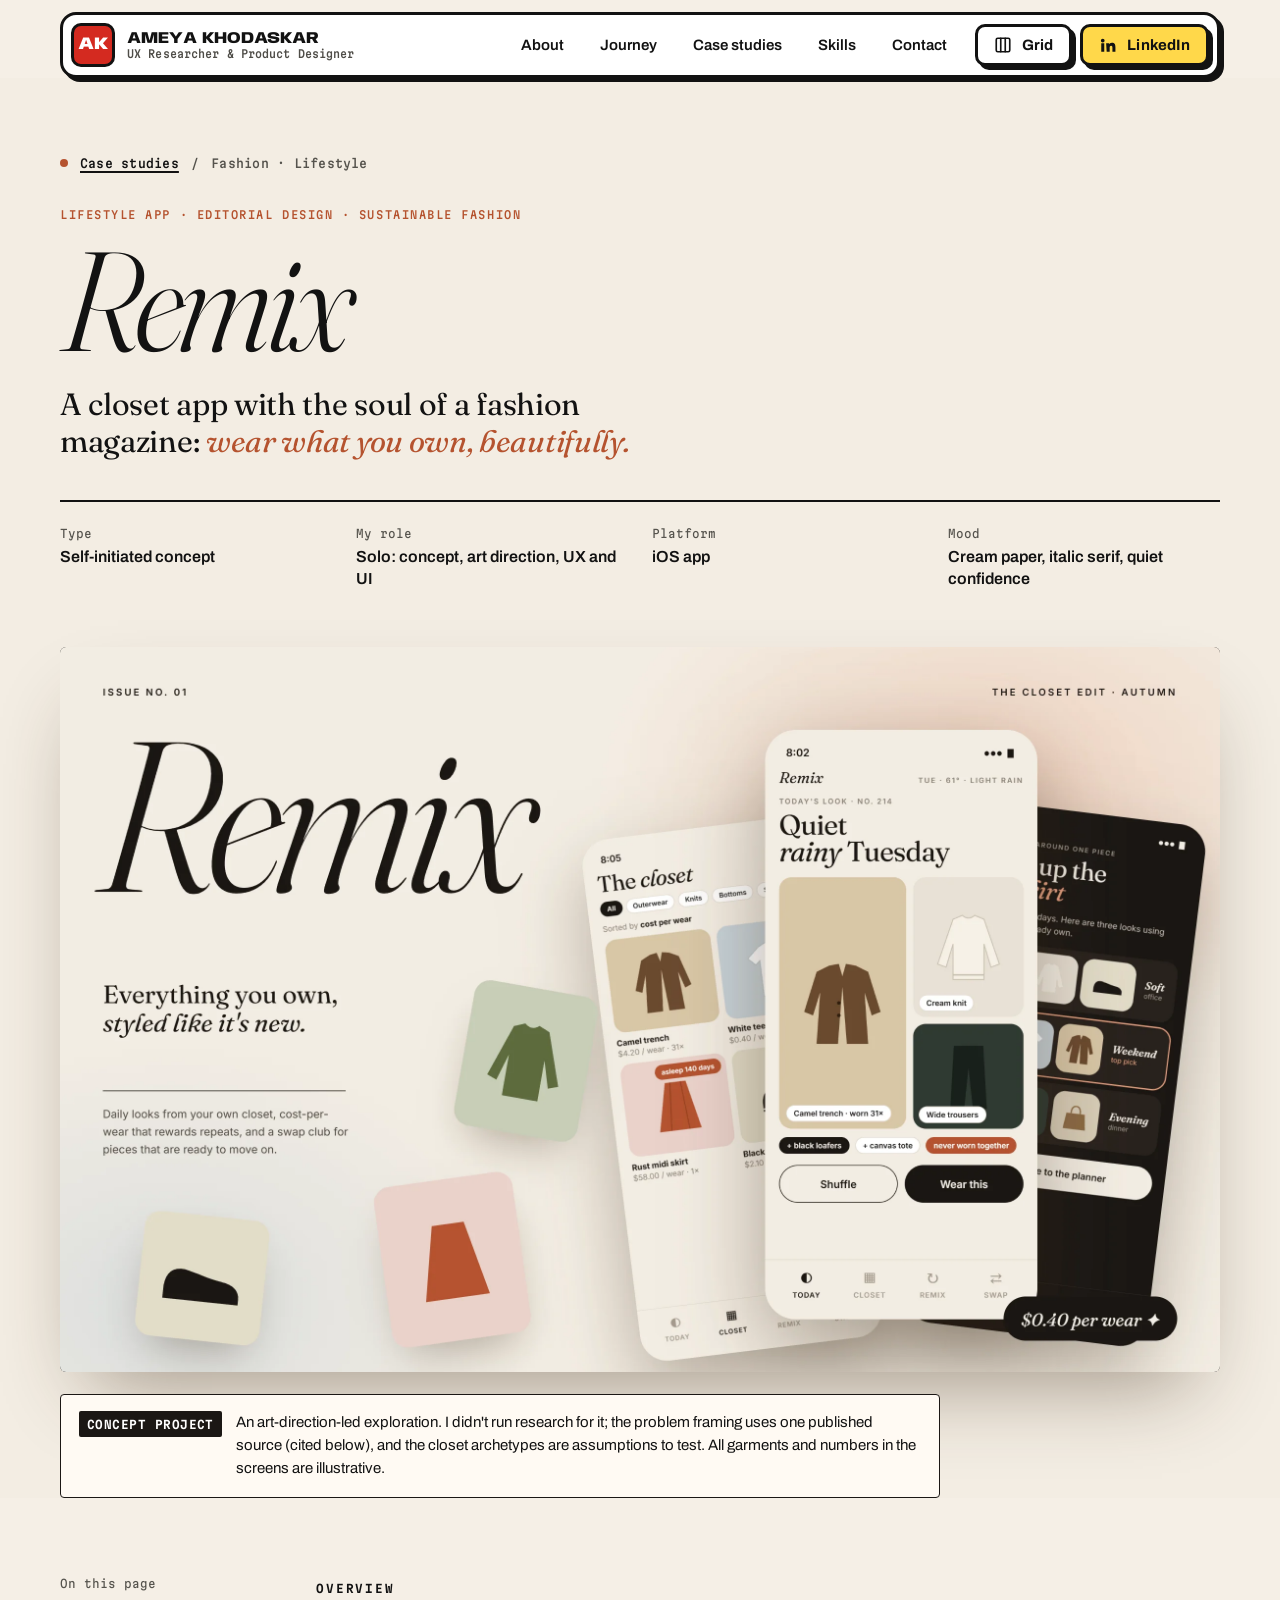
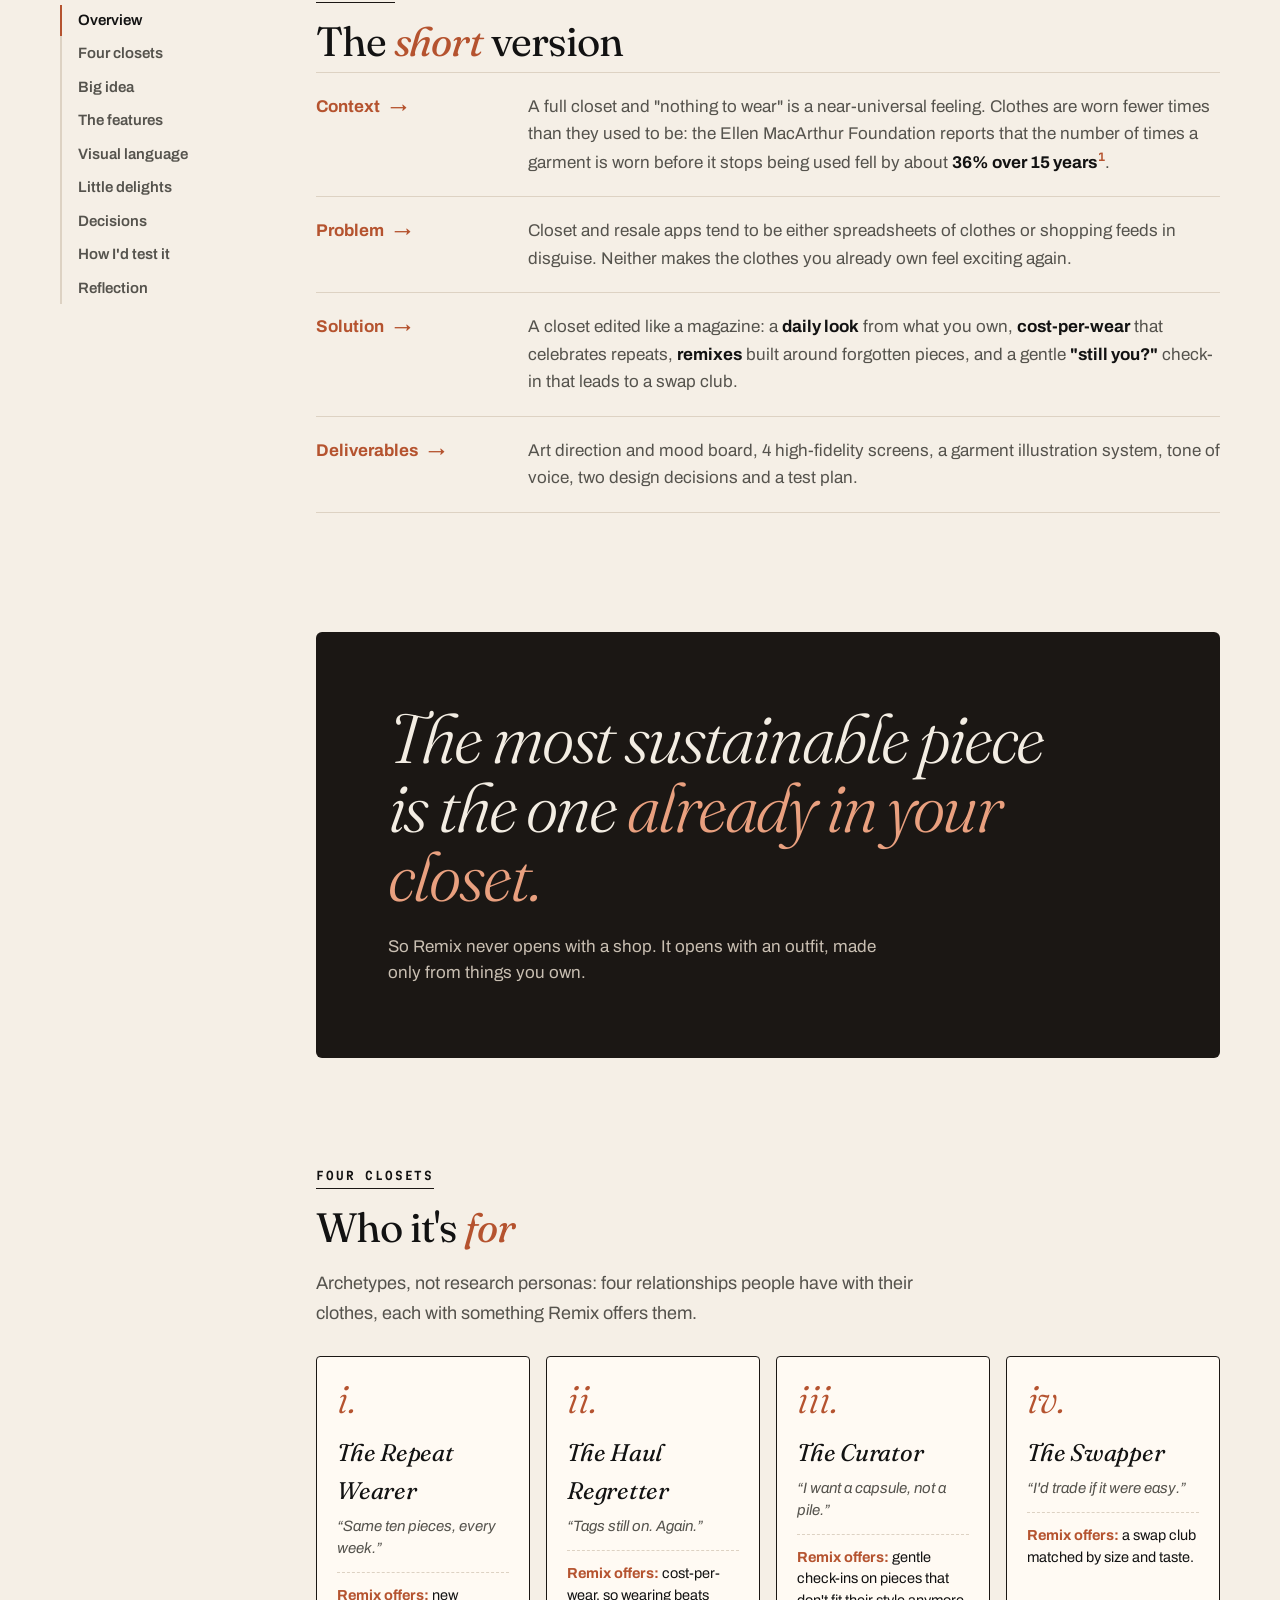
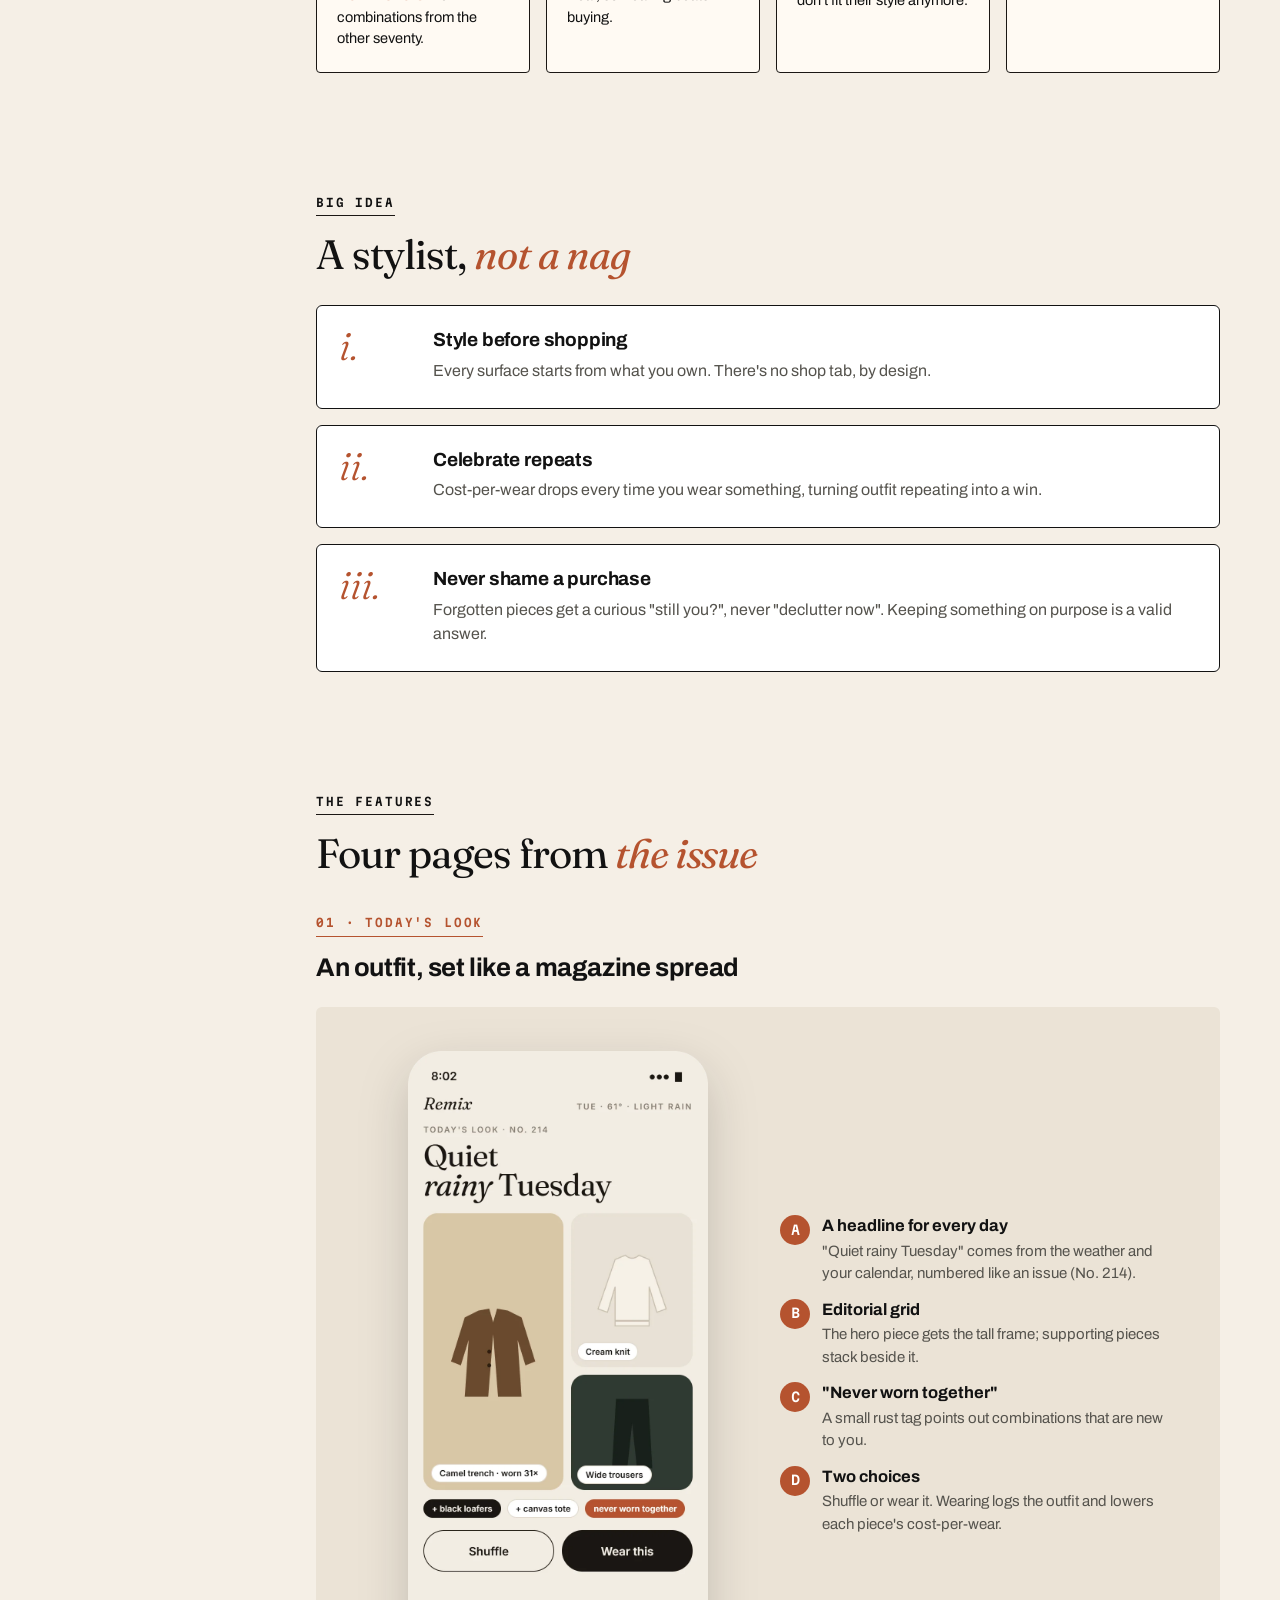
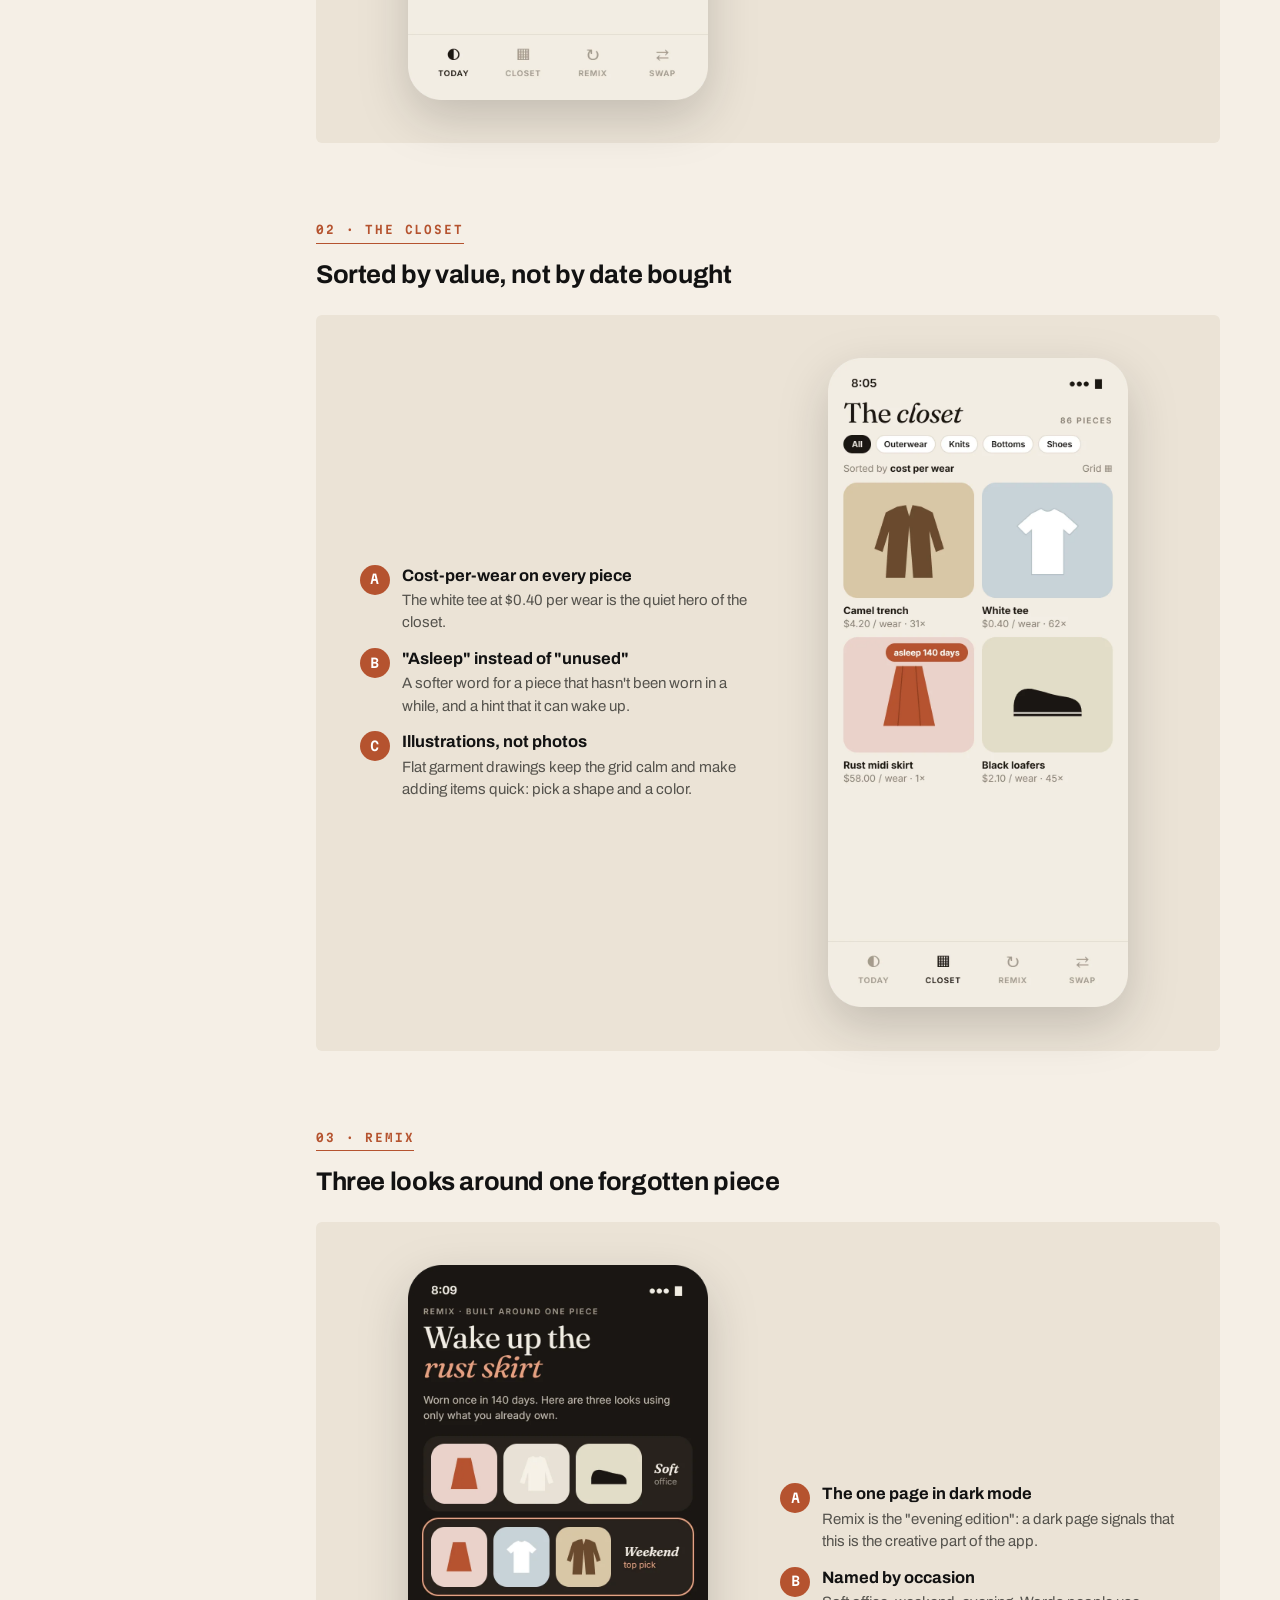
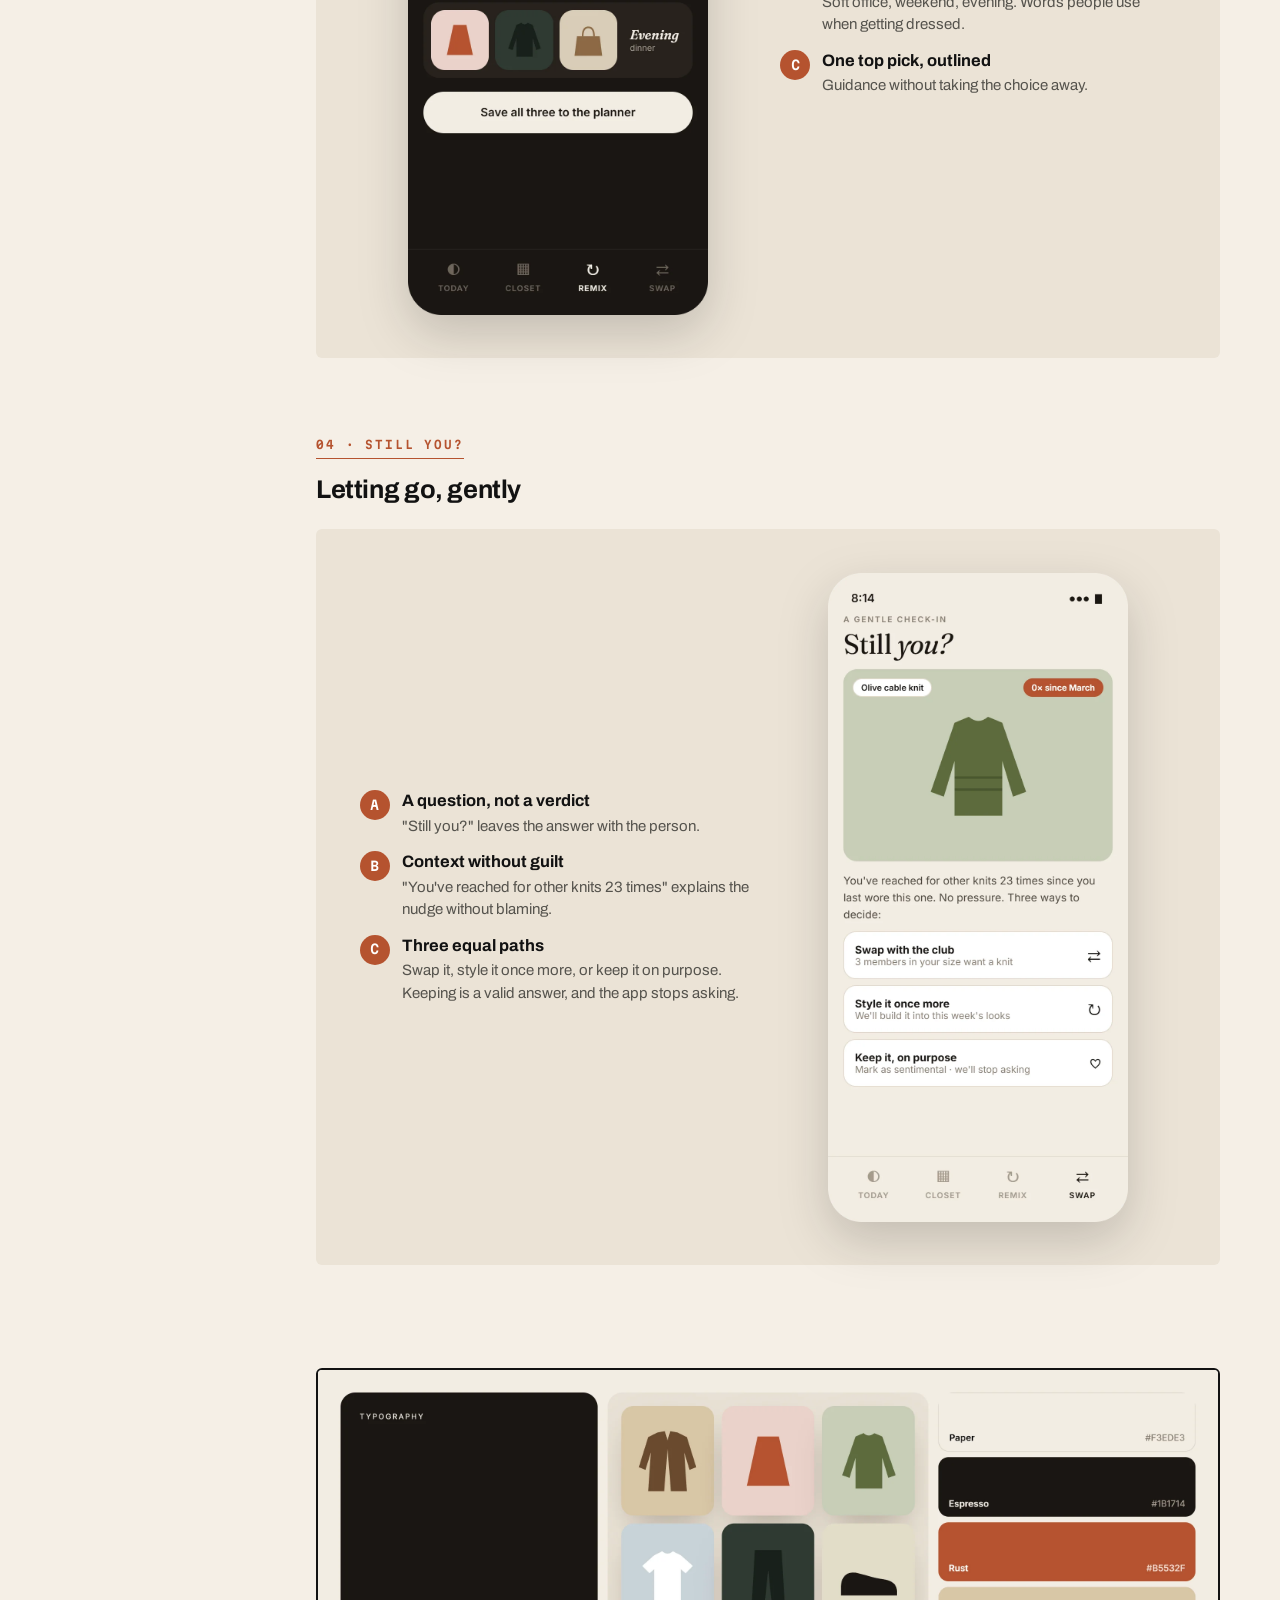
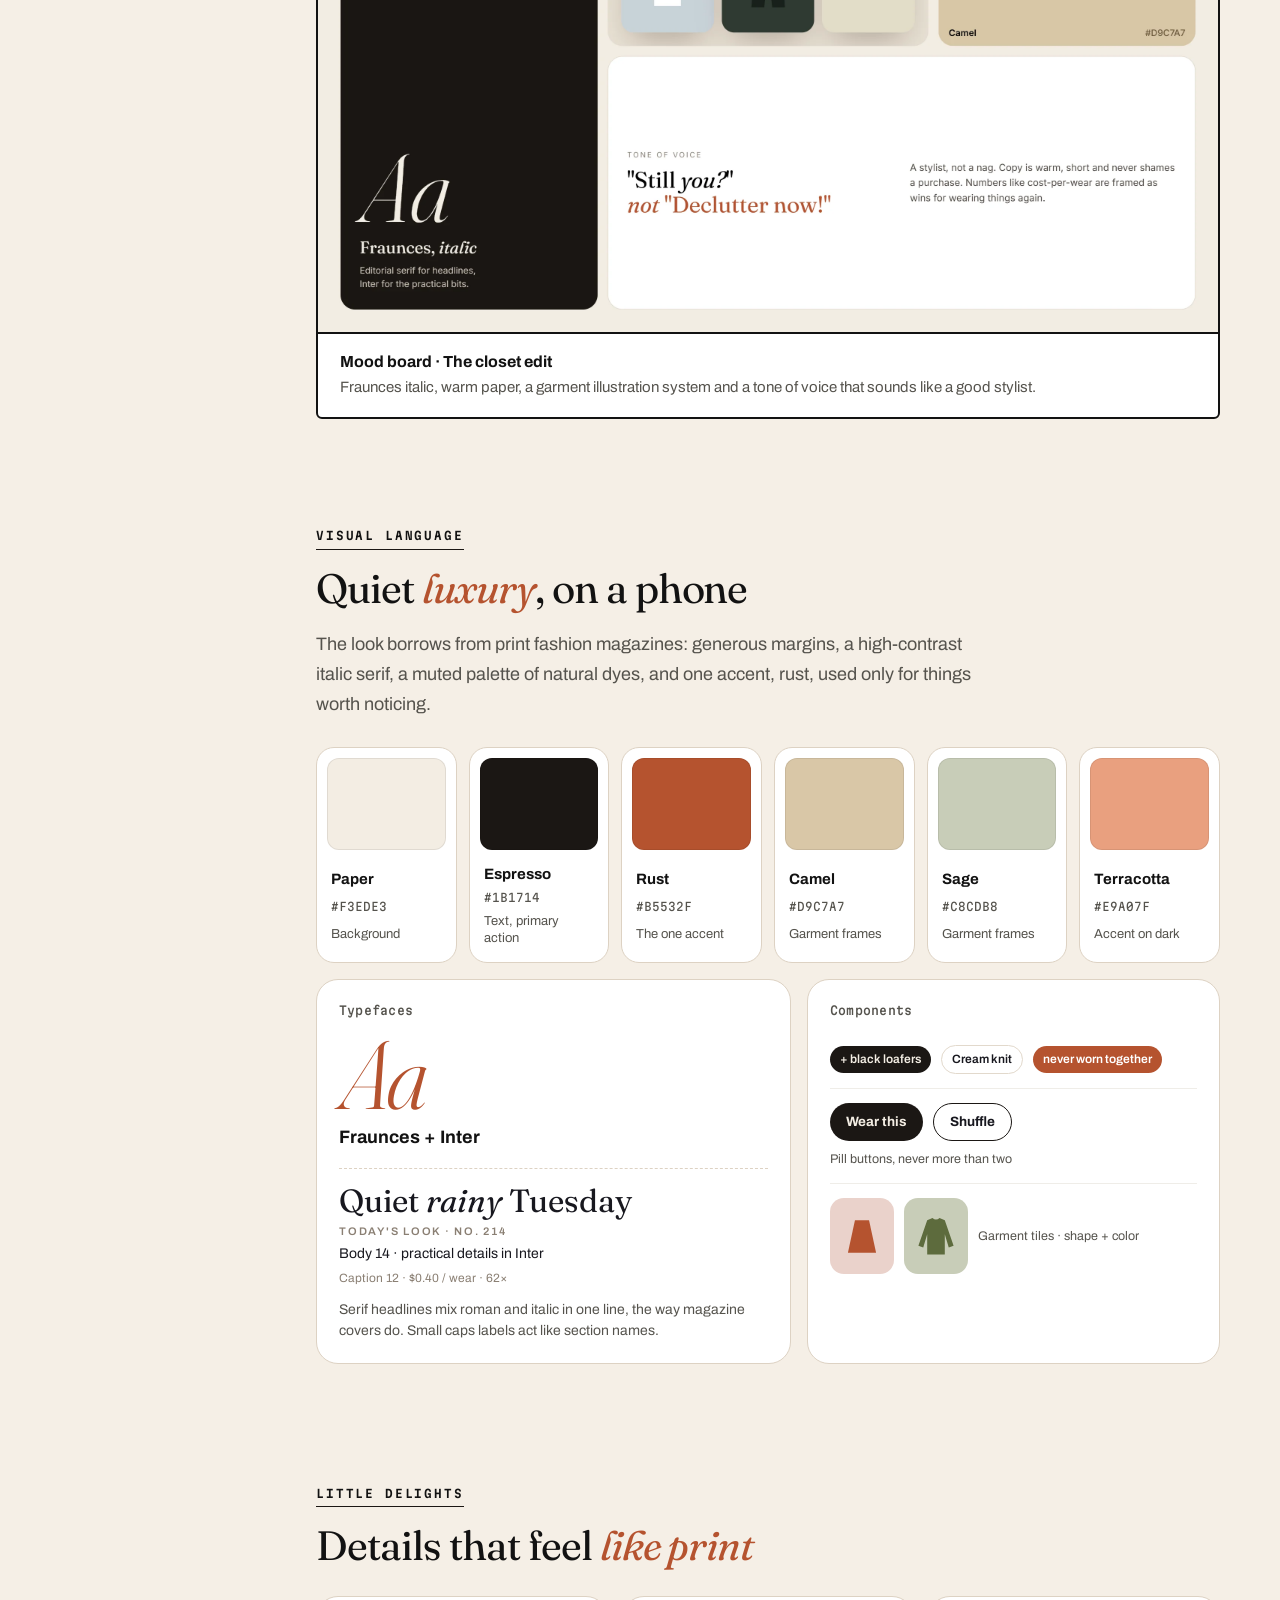
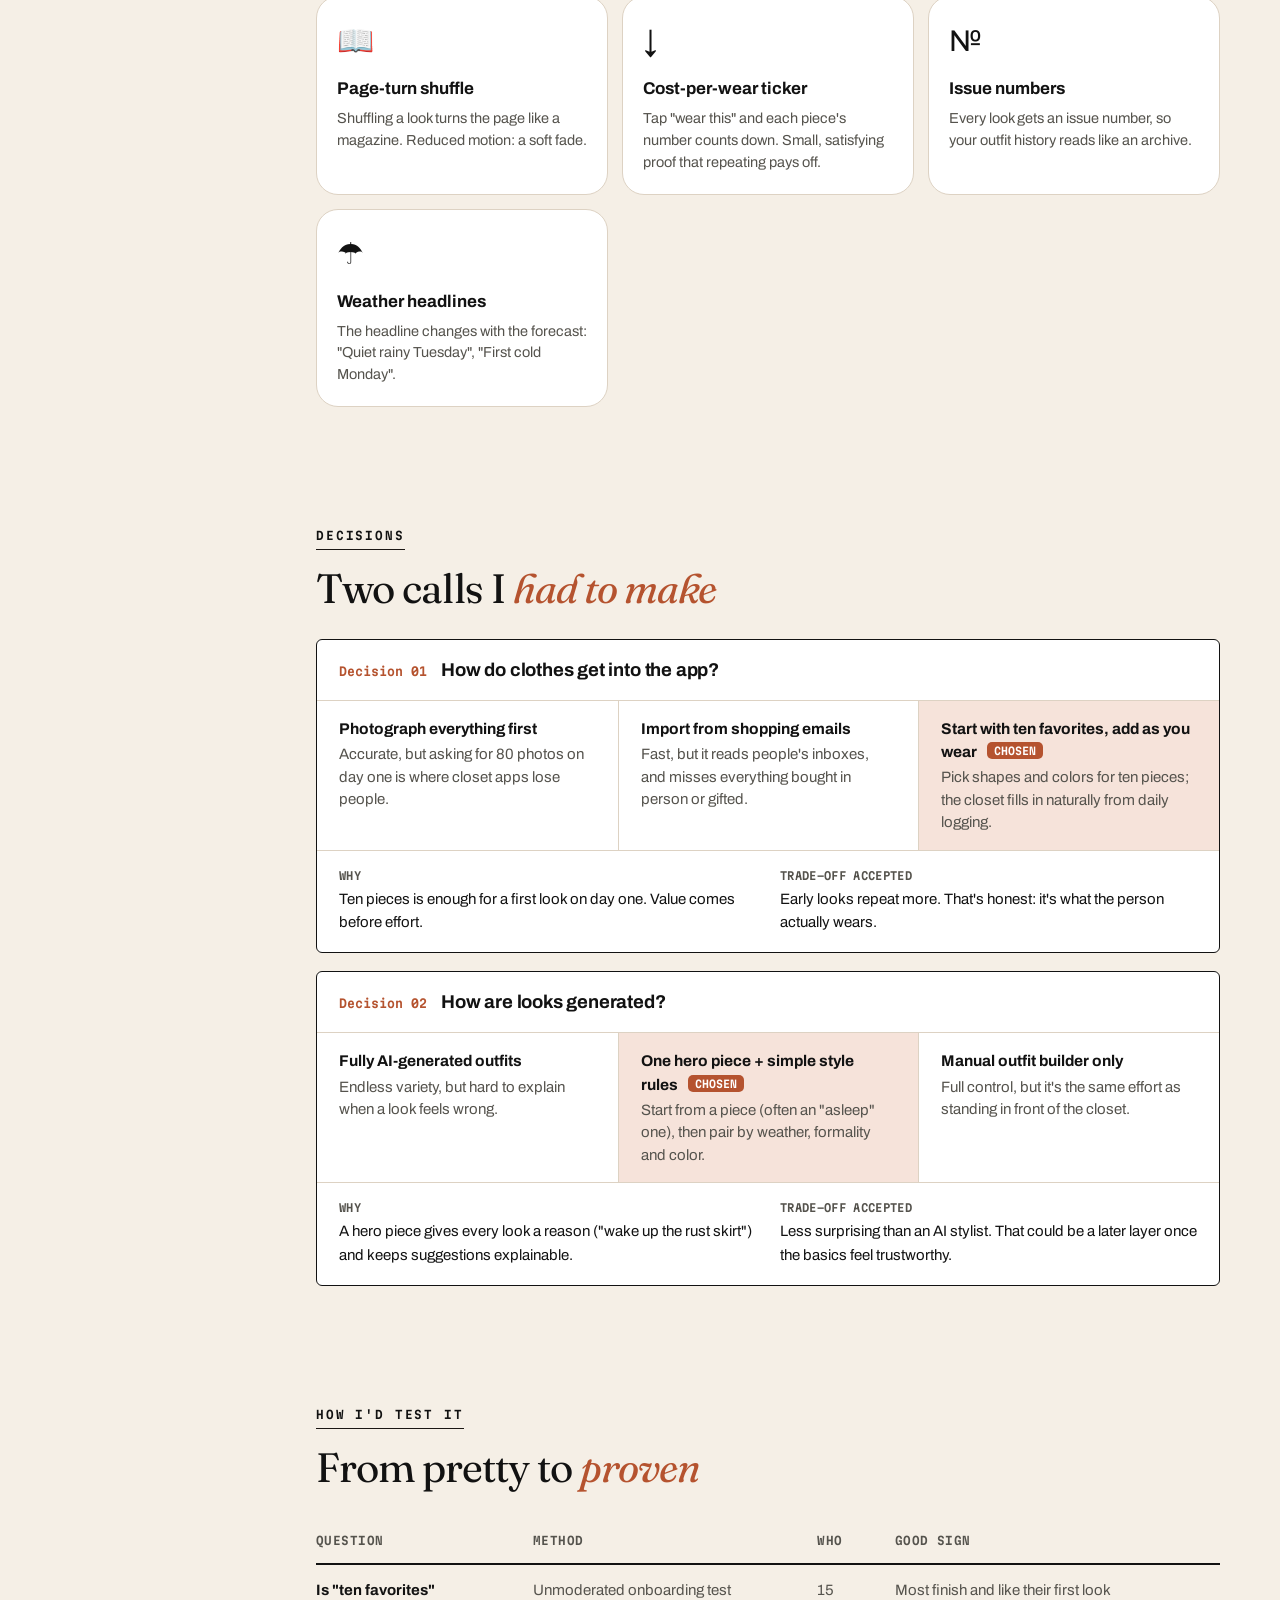
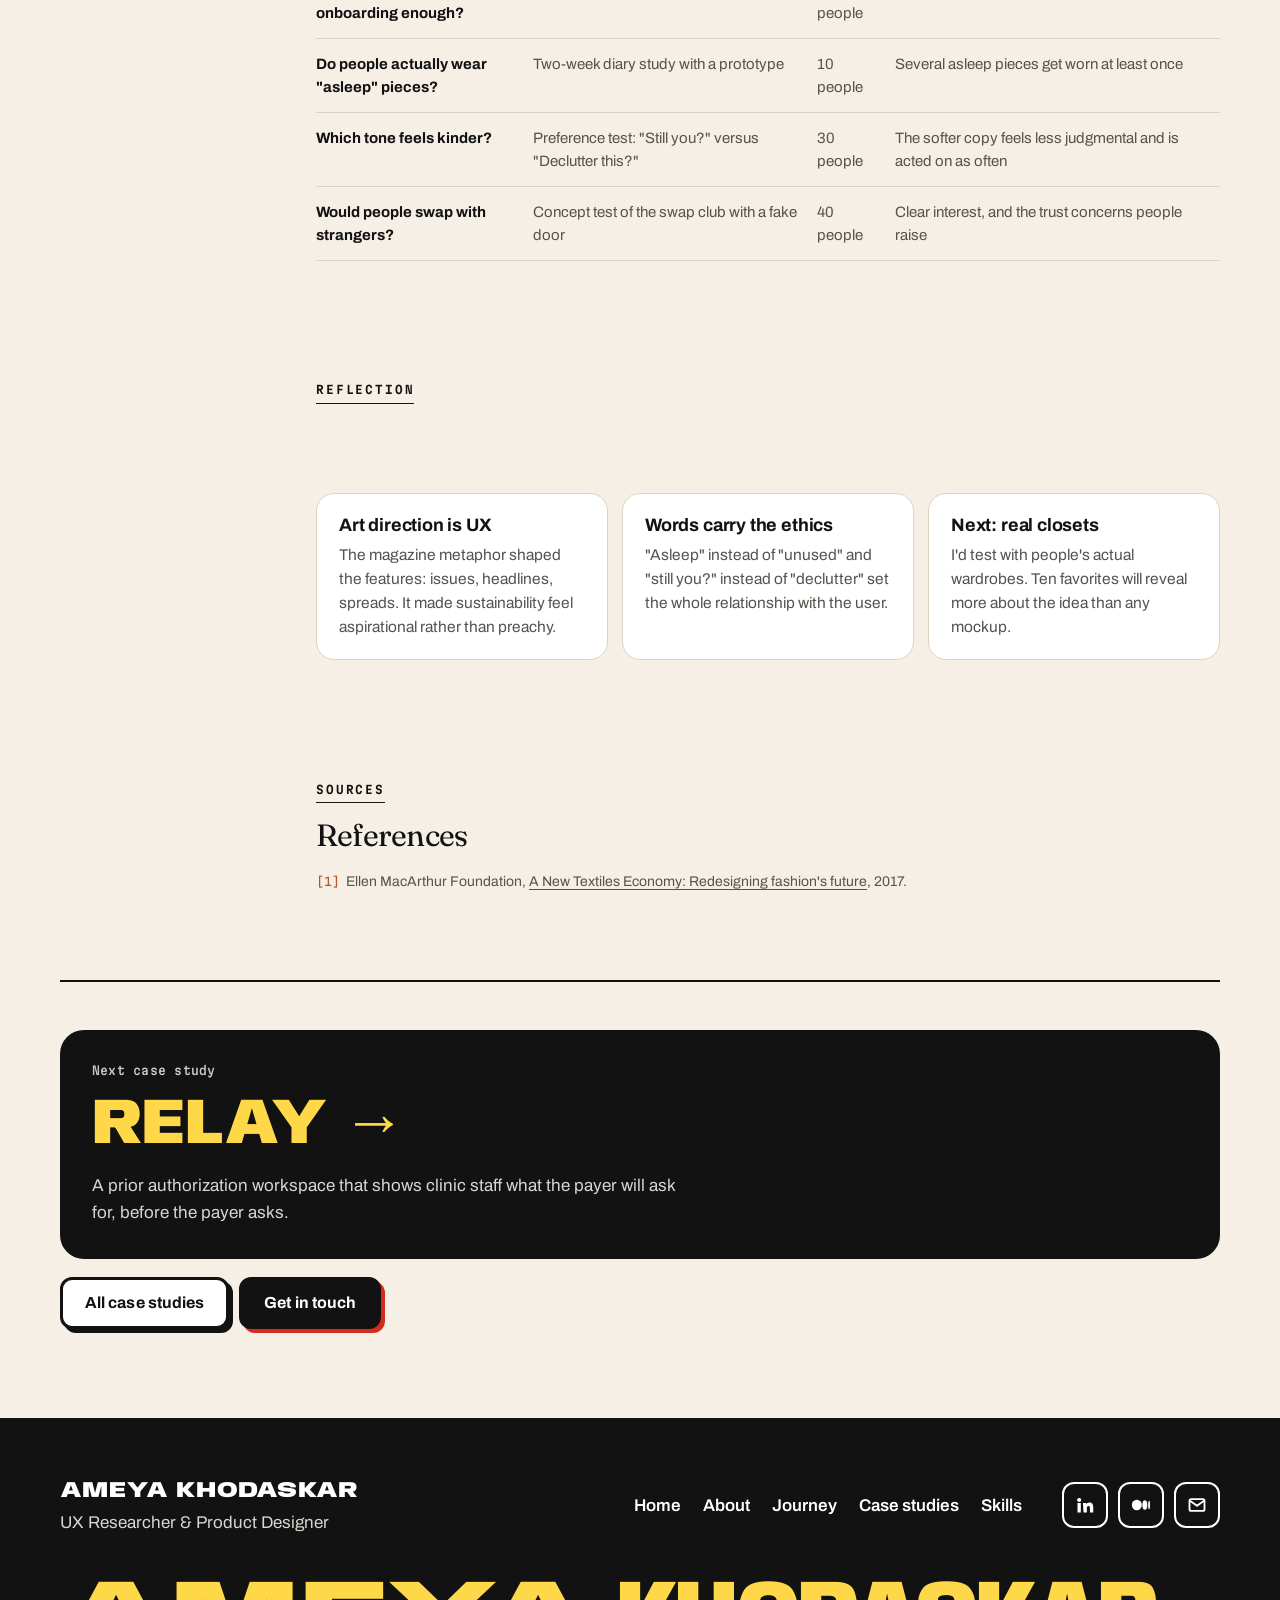
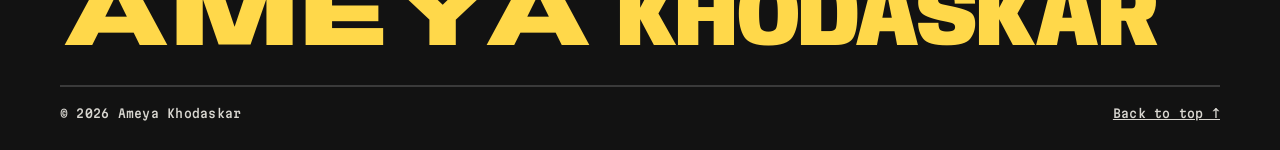
<file: case-studies/remix-closet/index.html>
<!doctype html>
<html lang="en" class="no-js">
<head>
<meta charset="utf-8">
<meta name="viewport" content="width=device-width, initial-scale=1">
<title>Remix: a closet app with a magazine soul | Ameya Khodaskar</title>
<meta name="description" content="A self-initiated concept: an editorial closet app that styles daily looks from what you already own, celebrates cost-per-wear, gently checks in on forgotten pieces and runs a swap club.">
<meta name="author" content="Ameya Khodaskar">
<meta name="theme-color" content="#f3ede3">
<link rel="canonical" href="https://ameyakhodaskar.com/case-studies/remix-closet/">
<meta property="og:type" content="article">
<meta property="og:site_name" content="Ameya Khodaskar">
<meta property="og:title" content="Remix: a closet app with a magazine soul | Ameya Khodaskar">
<meta property="og:description" content="Editorial fashion UX: wear what you own, beautifully.">
<meta property="og:url" content="https://ameyakhodaskar.com/case-studies/remix-closet/">
<meta property="og:image" content="https://ameyakhodaskar.com/assets/images/case-studies/remix/kv.webp">
<meta name="twitter:card" content="summary_large_image">
<link rel="stylesheet" href="https://fonts.googleapis.com/css2?family=Fraunces:ital,opsz,wght@0,9..144,300;0,9..144,400;1,9..144,300;1,9..144,400&amp;display=swap">
<link rel="icon" href="../../favicon.svg" type="image/svg+xml">
<link rel="apple-touch-icon" href="../../apple-touch-icon.png">
<link rel="preconnect" href="https://fonts.googleapis.com">
<link rel="preconnect" href="https://fonts.gstatic.com" crossorigin>
<link rel="stylesheet" href="https://fonts.googleapis.com/css2?family=Anybody:wdth,wght@50..150,500..900&amp;family=Archivo:wdth,wght@62..125,400..800&amp;family=Martian+Mono:wdth,wght@75..112.5,400..600&amp;family=Inter:wght@400;500;600;700&amp;display=swap">
<link rel="stylesheet" href="../../assets/css/style.css">
<link rel="stylesheet" href="../../assets/css/case.css">
<script>document.documentElement.classList.replace('no-js', 'js');</script>
</head>
<body class="cs-page theme-rx">
<a class="skip" href="#main">Skip to content</a>

<header class="topbar">
  <div class="wrap">
    <nav class="nav" aria-label="Primary">
      <a class="brand" href="../../" aria-label="Ameya Khodaskar, home">
        <span class="mono-mark" aria-hidden="true">AK</span>
        <span class="brand-name">Ameya Khodaskar<small>UX Researcher &amp; Product Designer</small></span>
      </a>
      <ul class="nav-links">
        <li><a href="../../#about">About</a></li>
        <li><a href="../../#experience">Journey</a></li>
        <li><a href="../../#projects">Case studies</a></li>
        <li><a href="../../#skills">Skills</a></li>
        <li><a href="../../#contact">Contact</a></li>
      </ul>
      <div class="nav-actions">
        <button class="btn btn-sm grid-toggle" type="button" aria-pressed="false" title="Show the layout grid (shortcut: G)">
          <svg viewBox="0 0 24 24" fill="none" stroke="currentColor" stroke-width="2.2" stroke-linecap="round" aria-hidden="true"><rect x="3" y="3" width="18" height="18" rx="2"/><path d="M9 3v18M15 3v18"/></svg>
          <span>Grid</span>
        </button>
        <a class="btn btn-sm btn-lemon" href="https://www.linkedin.com/in/ameya-khodaskar-071bb1207" target="_blank" rel="noopener">
          <svg viewBox="0 0 24 24" aria-hidden="true"><path fill="currentColor" d="M4.98 3.5a2.5 2.5 0 1 1 0 5 2.5 2.5 0 0 1 0-5zM3 9.5h4V21H3zM9.5 9.5h3.8v1.6h.06c.53-1 1.83-2.06 3.77-2.06 4.03 0 4.77 2.65 4.77 6.1V21h-4v-5.1c0-1.22-.02-2.78-1.7-2.78-1.7 0-1.96 1.33-1.96 2.7V21h-4z"/></svg>
          LinkedIn
        </a>
        <details class="menu">
          <summary aria-label="Menu">
            <svg viewBox="0 0 24 24" fill="none" stroke="currentColor" stroke-width="2.6" stroke-linecap="round" aria-hidden="true"><path d="M4 7h16M4 12h16M4 17h16"/></svg>
            <span>Menu</span>
          </summary>
          <div class="menu-panel">
            <a href="../../">Home <span>Top</span></a>
            <a href="../../#about">About <span>Profile</span></a>
            <a href="../../#experience">Journey <span>Role + study</span></a>
            <a href="../../#projects">Case studies <span>Six studies</span></a>
            <a href="../../#skills">Skills <span>Research / design</span></a>
            <a href="../../#contact">Contact <span>Email + LinkedIn</span></a>
          </div>
        </details>
      </div>
    </nav>
  </div>
</header>

<main id="main">

<section class="x-hero" aria-labelledby="cs-title">
  <div class="wrap">
    <p class="x-crumbs label"><span class="dot" aria-hidden="true"></span><a href="../../#projects">Case studies</a><span aria-hidden="true">/</span><span>Fashion · Lifestyle</span></p>
    <p class="x-kicker">Lifestyle app · Editorial design · Sustainable fashion</p>
    <h1 id="cs-title" class="x-title">Remix</h1>
    <p class="x-sub">A closet app with the soul of a fashion magazine: <em>wear what you own, beautifully.</em></p>
    <dl class="x-meta">
      <div><dt>Type</dt><dd>Self-initiated concept</dd></div>
      <div><dt>My role</dt><dd>Solo: concept, art direction, UX and UI</dd></div>
      <div><dt>Platform</dt><dd>iOS app</dd></div>
      <div><dt>Mood</dt><dd>Cream paper, italic serif, quiet confidence</dd></div>
    </dl>
    <figure class="kv-hero"><img src="../../assets/images/case-studies/remix/kv.webp" width="2400" height="1500" alt="Remix key visual styled like a magazine cover: large italic Remix wordmark, three phone screens and illustrated garments on cream paper" fetchpriority="high"></figure>
    <p class="x-flag"><b>Concept project</b><span>An art-direction-led exploration. I didn't run research for it; the problem framing uses one published source (cited below), and the closet archetypes are assumptions to test. All garments and numbers in the screens are illustrative.</span></p>
  </div>
</section>

<div class="wrap x-layout">
  <nav class="x-toc" aria-label="On this page">
    <p>On this page</p>
    <ol>
      <li><a href="#overview">Overview</a></li>
      <li><a href="#closets">Four closets</a></li>
      <li><a href="#idea">Big idea</a></li>
      <li><a href="#drops">The features</a></li>
      <li><a href="#visual">Visual language</a></li>
      <li><a href="#delights">Little delights</a></li>
      <li><a href="#decisions">Decisions</a></li>
      <li><a href="#test">How I'd test it</a></li>
      <li><a href="#reflection">Reflection</a></li>
    </ol>
  </nav>

  <div class="x-main">

    <section id="overview" class="blk" aria-labelledby="h-overview">
      <p class="tag2">Overview</p>
      <h2 id="h-overview" class="x-h">The <em>short</em> version</h2>
      <dl class="rows">
        <div class="row"><dt>Context</dt><dd>A full closet and "nothing to wear" is a near-universal feeling. Clothes are worn fewer times than they used to be: the Ellen MacArthur Foundation reports that the number of times a garment is worn before it stops being used fell by about <b>36% over 15 years</b><sup class="ref"><a href="#src">1</a></sup>.</dd></div>
        <div class="row"><dt>Problem</dt><dd>Closet and resale apps tend to be either spreadsheets of clothes or shopping feeds in disguise. Neither makes the clothes you already own feel exciting again.</dd></div>
        <div class="row"><dt>Solution</dt><dd>A closet edited like a magazine: a <b>daily look</b> from what you own, <b>cost-per-wear</b> that celebrates repeats, <b>remixes</b> built around forgotten pieces, and a gentle <b>"still you?"</b> check-in that leads to a swap club.</dd></div>
        <div class="row"><dt>Deliverables</dt><dd>Art direction and mood board, 4 high-fidelity screens, a garment illustration system, tone of voice, two design decisions and a test plan.</dd></div>
      </dl>
    </section>

    <div class="statement reveal" role="note">
      <p class="big">The most sustainable piece<br>is the one <span>already in your closet.</span></p>
      <p class="small">So Remix never opens with a shop. It opens with an outfit, made only from things you own.</p>
    </div>

    <section id="closets" class="blk" aria-labelledby="h-closets">
      <p class="tag2">Four closets</p>
      <h2 id="h-closets" class="x-h">Who it's <em>for</em></h2>
      <p class="x-p">Archetypes, not research personas: four relationships people have with their clothes, each with something Remix offers them.</p>
      <div class="arche">
        <div><span class="em num" aria-hidden="true">i.</span><h4>The Repeat Wearer</h4><q>Same ten pieces, every week.</q><p><b>Remix offers:</b> new combinations from the other seventy.</p></div>
        <div><span class="em num" aria-hidden="true">ii.</span><h4>The Haul Regretter</h4><q>Tags still on. Again.</q><p><b>Remix offers:</b> cost-per-wear, so wearing beats buying.</p></div>
        <div><span class="em num" aria-hidden="true">iii.</span><h4>The Curator</h4><q>I want a capsule, not a pile.</q><p><b>Remix offers:</b> gentle check-ins on pieces that don't fit their style anymore.</p></div>
        <div><span class="em num" aria-hidden="true">iv.</span><h4>The Swapper</h4><q>I'd trade if it were easy.</q><p><b>Remix offers:</b> a swap club matched by size and taste.</p></div>
      </div>
    </section>

    <section id="idea" class="blk" aria-labelledby="h-idea">
      <p class="tag2">Big idea</p>
      <h2 id="h-idea" class="x-h">A stylist, <em>not a nag</em></h2>
      <div class="insights">
        <div class="insight"><span class="n">i.</span><div><h4>Style before shopping</h4><p>Every surface starts from what you own. There's no shop tab, by design.</p></div></div>
        <div class="insight"><span class="n">ii.</span><div><h4>Celebrate repeats</h4><p>Cost-per-wear drops every time you wear something, turning outfit repeating into a win.</p></div></div>
        <div class="insight"><span class="n">iii.</span><div><h4>Never shame a purchase</h4><p>Forgotten pieces get a curious "still you?", never "declutter now". Keeping something on purpose is a valid answer.</p></div></div>
      </div>
    </section>

    <section id="drops" class="blk" aria-labelledby="h-drops">
      <p class="tag2">The features</p>
      <h2 id="h-drops" class="x-h">Four pages from <em>the issue</em></h2>

      <div class="int">
        <p class="tag2 acc">01 · Today's look</p>
        <h3 class="x-h3">An outfit, set like a magazine spread</h3>
        <div class="anno">
          <figure><img class="solo" src="../../assets/images/case-studies/remix/x1.webp" width="780" height="1688" alt="Today's look: Quiet rainy Tuesday, a camel trench, cream knit and wide trousers" loading="lazy"></figure>
          <div class="callouts">
            <div class="callout"><i>A</i><div><b>A headline for every day</b><span>"Quiet rainy Tuesday" comes from the weather and your calendar, numbered like an issue (No. 214).</span></div></div>
            <div class="callout"><i>B</i><div><b>Editorial grid</b><span>The hero piece gets the tall frame; supporting pieces stack beside it.</span></div></div>
            <div class="callout"><i>C</i><div><b>"Never worn together"</b><span>A small rust tag points out combinations that are new to you.</span></div></div>
            <div class="callout"><i>D</i><div><b>Two choices</b><span>Shuffle or wear it. Wearing logs the outfit and lowers each piece's cost-per-wear.</span></div></div>
          </div>
        </div>
      </div>

      <div class="int">
        <p class="tag2 acc">02 · The closet</p>
        <h3 class="x-h3">Sorted by value, not by date bought</h3>
        <div class="anno flip">
          <figure><img class="solo" src="../../assets/images/case-studies/remix/x2.webp" width="780" height="1688" alt="Closet grid sorted by cost per wear, with a rust skirt tagged asleep 140 days" loading="lazy"></figure>
          <div class="callouts">
            <div class="callout"><i>A</i><div><b>Cost-per-wear on every piece</b><span>The white tee at $0.40 per wear is the quiet hero of the closet.</span></div></div>
            <div class="callout"><i>B</i><div><b>"Asleep" instead of "unused"</b><span>A softer word for a piece that hasn't been worn in a while, and a hint that it can wake up.</span></div></div>
            <div class="callout"><i>C</i><div><b>Illustrations, not photos</b><span>Flat garment drawings keep the grid calm and make adding items quick: pick a shape and a color.</span></div></div>
          </div>
        </div>
      </div>

      <div class="int">
        <p class="tag2 acc">03 · Remix</p>
        <h3 class="x-h3">Three looks around one forgotten piece</h3>
        <div class="anno">
          <figure><img class="solo" src="../../assets/images/case-studies/remix/x3.webp" width="780" height="1688" alt="Dark remix screen: three outfits built around the rust skirt, labelled soft office, weekend and evening" loading="lazy"></figure>
          <div class="callouts">
            <div class="callout"><i>A</i><div><b>The one page in dark mode</b><span>Remix is the "evening edition": a dark page signals that this is the creative part of the app.</span></div></div>
            <div class="callout"><i>B</i><div><b>Named by occasion</b><span>Soft office, weekend, evening. Words people use when getting dressed.</span></div></div>
            <div class="callout"><i>C</i><div><b>One top pick, outlined</b><span>Guidance without taking the choice away.</span></div></div>
          </div>
        </div>
      </div>

      <div class="int">
        <p class="tag2 acc">04 · Still you?</p>
        <h3 class="x-h3">Letting go, gently</h3>
        <div class="anno flip">
          <figure><img class="solo" src="../../assets/images/case-studies/remix/x4.webp" width="780" height="1688" alt="Still you? check-in for an olive cable knit with swap, style once more and keep on purpose options" loading="lazy"></figure>
          <div class="callouts">
            <div class="callout"><i>A</i><div><b>A question, not a verdict</b><span>"Still you?" leaves the answer with the person.</span></div></div>
            <div class="callout"><i>B</i><div><b>Context without guilt</b><span>"You've reached for other knits 23 times" explains the nudge without blaming.</span></div></div>
            <div class="callout"><i>C</i><div><b>Three equal paths</b><span>Swap it, style it once more, or keep it on purpose. Keeping is a valid answer, and the app stops asking.</span></div></div>
          </div>
        </div>
      </div>
    </section>

    <figure class="spot reveal"><img src="../../assets/images/case-studies/remix/mood.webp" width="2400" height="1500" alt="Remix mood board: Fraunces italic type specimen, garment illustration grid, paper espresso rust and camel palette, and tone of voice examples" loading="lazy"><figcaption><b>Mood board · The closet edit</b>Fraunces italic, warm paper, a garment illustration system and a tone of voice that sounds like a good stylist.</figcaption></figure>

    <section id="visual" class="blk" aria-labelledby="h-visual">
      <p class="tag2">Visual language</p>
      <h2 id="h-visual" class="x-h">Quiet <em>luxury</em>, on a phone</h2>
      <p class="x-p">The look borrows from print fashion magazines: generous margins, a high-contrast italic serif, a muted palette of natural dyes, and one accent, rust, used only for things worth noticing.</p>
      <div class="vl">
        <div class="vl-pal"><div class="sw"><i style="background:#f3ede3"></i><b>Paper</b><span>#F3EDE3</span><small>Background</small></div><div class="sw"><i style="background:#1b1714"></i><b>Espresso</b><span>#1B1714</span><small>Text, primary action</small></div><div class="sw"><i style="background:#b5532f"></i><b>Rust</b><span>#B5532F</span><small>The one accent</small></div><div class="sw"><i style="background:#d9c7a7"></i><b>Camel</b><span>#D9C7A7</span><small>Garment frames</small></div><div class="sw"><i style="background:#c8cdb8"></i><b>Sage</b><span>#C8CDB8</span><small>Garment frames</small></div><div class="sw"><i style="background:#e9a07f"></i><b>Terracotta</b><span>#E9A07F</span><small>Accent on dark</small></div></div>
        <div class="vl-type"><p class="label">Typefaces</p><p class="ty-big" style="font-family:Fraunces,serif;font-style:italic;font-weight:300">Aa</p><p class="ty-name">Fraunces + Inter</p><p class="ty-scale"><span style="font-family:Fraunces,serif;font-size:32px;line-height:1">Quiet <i>rainy</i> Tuesday</span><span style="font-size:11px;letter-spacing:.16em;text-transform:uppercase;font-weight:600;color:#8a7f73">Today's look · No. 214</span><span style="font-size:14px">Body 14 · practical details in Inter</span><span style="font-size:12px;color:#8a7f73">Caption 12 · $0.40 / wear · 62×</span></p><p class="ty-note">Serif headlines mix roman and italic in one line, the way magazine covers do. Small caps labels act like section names.</p></div>
        <div class="vl-cmp"><p class="label">Components</p>
          <div class="cmp-row"><span class="pl" style="background:#1b1714;color:#f3ede3">+ black loafers</span><span class="pl" style="background:#fff;border:1px solid #e2d9cc">Cream knit</span><span class="pl" style="background:#b5532f;color:#fff">never worn together</span></div>
          <div class="cmp-row"><span class="bt" style="background:#1b1714;color:#f3ede3;border-radius:999px">Wear this</span><span class="bt" style="border:1.5px solid #1b1714;border-radius:999px">Shuffle</span><small>Pill buttons, never more than two</small></div>
          <div class="cmp-row"><span style="display:inline-grid;place-items:center;width:64px;height:76px;border-radius:14px;background:#ead2cb"><svg viewBox="0 0 100 100" width="44" height="44" aria-hidden="true"><path d="M34 14 L66 14 L82 88 L18 88 Z" fill="#b5532f"/></svg></span><span style="display:inline-grid;place-items:center;width:64px;height:76px;border-radius:14px;background:#c8cdb8"><svg viewBox="0 0 100 100" width="44" height="44" aria-hidden="true"><path d="M30 14 L42 9 Q50 16 58 9 L70 14 L90 72 L79 76 L70 46 L70 92 L30 92 L30 46 L21 76 L10 72 Z" fill="#5d6b3d"/></svg></span><small>Garment tiles · shape + color</small></div>
        </div>
      </div>
    </section>

    <section id="delights" class="blk" aria-labelledby="h-delights">
      <p class="tag2">Little delights</p>
      <h2 id="h-delights" class="x-h">Details that feel <em>like print</em></h2>
      <div class="delights">
        <div><span class="em" aria-hidden="true">📖</span><b>Page-turn shuffle</b><p>Shuffling a look turns the page like a magazine. Reduced motion: a soft fade.</p></div>
        <div><span class="em" aria-hidden="true">↓</span><b>Cost-per-wear ticker</b><p>Tap "wear this" and each piece's number counts down. Small, satisfying proof that repeating pays off.</p></div>
        <div><span class="em" aria-hidden="true">№</span><b>Issue numbers</b><p>Every look gets an issue number, so your outfit history reads like an archive.</p></div>
        <div><span class="em" aria-hidden="true">☂</span><b>Weather headlines</b><p>The headline changes with the forecast: "Quiet rainy Tuesday", "First cold Monday".</p></div>
      </div>
    </section>

    <section id="decisions" class="blk" aria-labelledby="h-decisions">
      <p class="tag2">Decisions</p>
      <h2 id="h-decisions" class="x-h">Two calls I <em>had to make</em></h2>
      <div class="decide">
        <article class="dec">
          <div class="dec-h"><i>Decision 01</i><h4>How do clothes get into the app?</h4></div>
          <div class="dec-o">
            <div class="no"><b>Photograph everything first</b>Accurate, but asking for 80 photos on day one is where closet apps lose people.</div>
            <div class="no"><b>Import from shopping emails</b>Fast, but it reads people's inboxes, and misses everything bought in person or gifted.</div>
            <div class="pick"><b>Start with ten favorites, add as you wear</b>Pick shapes and colors for ten pieces; the closet fills in naturally from daily logging.</div>
          </div>
          <div class="dec-w"><p><b>Why</b>Ten pieces is enough for a first look on day one. Value comes before effort.</p><p><b>Trade-off accepted</b>Early looks repeat more. That's honest: it's what the person actually wears.</p></div>
        </article>
        <article class="dec">
          <div class="dec-h"><i>Decision 02</i><h4>How are looks generated?</h4></div>
          <div class="dec-o">
            <div class="no"><b>Fully AI-generated outfits</b>Endless variety, but hard to explain when a look feels wrong.</div>
            <div class="pick"><b>One hero piece + simple style rules</b>Start from a piece (often an "asleep" one), then pair by weather, formality and color.</div>
            <div class="no"><b>Manual outfit builder only</b>Full control, but it's the same effort as standing in front of the closet.</div>
          </div>
          <div class="dec-w"><p><b>Why</b>A hero piece gives every look a reason ("wake up the rust skirt") and keeps suggestions explainable.</p><p><b>Trade-off accepted</b>Less surprising than an AI stylist. That could be a later layer once the basics feel trustworthy.</p></div>
        </article>
      </div>
    </section>

    <section id="test" class="blk" aria-labelledby="h-test">
      <p class="tag2">How I'd test it</p>
      <h2 id="h-test" class="x-h">From pretty to <em>proven</em></h2>
      <div class="trade">
        <table>
          <thead><tr><th scope="col">Question</th><th scope="col">Method</th><th scope="col">Who</th><th scope="col">Good sign</th></tr></thead>
          <tbody>
            <tr><th scope="row">Is "ten favorites" onboarding enough?</th><td>Unmoderated onboarding test</td><td>15 people</td><td>Most finish and like their first look</td></tr>
            <tr><th scope="row">Do people actually wear "asleep" pieces?</th><td>Two-week diary study with a prototype</td><td>10 people</td><td>Several asleep pieces get worn at least once</td></tr>
            <tr><th scope="row">Which tone feels kinder?</th><td>Preference test: "Still you?" versus "Declutter this?"</td><td>30 people</td><td>The softer copy feels less judgmental and is acted on as often</td></tr>
            <tr><th scope="row">Would people swap with strangers?</th><td>Concept test of the swap club with a fake door</td><td>40 people</td><td>Clear interest, and the trust concerns people raise</td></tr>
          </tbody>
        </table>
      </div>
    </section>

    <section id="reflection" class="blk" aria-labelledby="h-reflection">
      <p class="tag2">Reflection</p>
      <h2 id="h-reflection" class="x-h">What I <em>learned</em></h2>
      <div class="take">
        <div><b>Art direction is UX</b><p>The magazine metaphor shaped the features: issues, headlines, spreads. It made sustainability feel aspirational rather than preachy.</p></div>
        <div><b>Words carry the ethics</b><p>"Asleep" instead of "unused" and "still you?" instead of "declutter" set the whole relationship with the user.</p></div>
        <div><b>Next: real closets</b><p>I'd test with people's actual wardrobes. Ten favorites will reveal more about the idea than any mockup.</p></div>
      </div>
    </section>

    <section id="src" class="blk" aria-labelledby="h-src" style="padding-bottom:24px">
      <p class="tag2">Sources</p>
      <h2 id="h-src" class="x-h" style="font-size:clamp(24px,2.4vw,32px)">References</h2>
      <ol class="refs">
        <li><span>Ellen MacArthur Foundation, <a href="https://www.ellenmacarthurfoundation.org/a-new-textiles-economy" target="_blank" rel="noopener">A New Textiles Economy: Redesigning fashion's future</a>, 2017.</span></li>
      </ol>
    </section>

  </div>
</div>

<section class="wrap next-x" aria-label="Next case study">
  <a class="card-n" href="../relay-prior-authorization/"><span class="label">Next case study</span><b>Relay →</b><p>A prior authorization workspace that shows clinic staff what the payer will ask for, before the payer asks.</p></a>
  <div class="next-links"><a class="btn" href="../../#projects">All case studies</a><a class="btn btn-ink" href="../../#contact">Get in touch</a></div>
</section>

</main>

<footer class="footer">
  <div class="wrap">
    <div class="foot-top">
      <div class="foot-brand"><b>Ameya Khodaskar</b><span>UX Researcher &amp; Product Designer</span></div>
      <nav class="foot-nav" aria-label="Footer">
        <a href="../../">Home</a><a href="../../#about">About</a><a href="../../#experience">Journey</a><a href="../../#projects">Case studies</a><a href="../../#skills">Skills</a>
      </nav>
      <div class="foot-social">
        <a href="https://www.linkedin.com/in/ameya-khodaskar-071bb1207" target="_blank" rel="noopener" aria-label="LinkedIn"><svg viewBox="0 0 24 24" aria-hidden="true"><path fill="currentColor" d="M4.98 3.5a2.5 2.5 0 1 1 0 5 2.5 2.5 0 0 1 0-5zM3 9.5h4V21H3zM9.5 9.5h3.8v1.6h.06c.53-1 1.83-2.06 3.77-2.06 4.03 0 4.77 2.65 4.77 6.1V21h-4v-5.1c0-1.22-.02-2.78-1.7-2.78-1.7 0-1.96 1.33-1.96 2.7V21h-4z"/></svg></a>
        <a href="https://medium.com/@khodaskarameya" target="_blank" rel="noopener" aria-label="Medium"><svg viewBox="0 0 24 24" aria-hidden="true"><g fill="currentColor"><ellipse cx="7" cy="12" rx="6" ry="6.2"/><ellipse cx="16.6" cy="12" rx="3" ry="5.8"/><ellipse cx="21.7" cy="12" rx="1.1" ry="5.2"/></g></svg></a>
        <a href="mailto:khodaskarameya@gmail.com" aria-label="Email"><svg viewBox="0 0 24 24" fill="none" stroke="currentColor" stroke-width="2.2" stroke-linecap="round" stroke-linejoin="round" aria-hidden="true"><rect x="3" y="5" width="18" height="14" rx="2"/><path d="m3.5 7 8.5 6 8.5-6"/></svg></a>
      </div>
    </div>
    <p class="wordmark" aria-hidden="true"><span class="w1">Ameya</span> <span class="w2">Khodaskar</span></p>
    <div class="foot-bottom">
      <span class="label">© 2026 Ameya Khodaskar</span>
      <a class="label" href="#main">Back to top ↑</a>
    </div>
  </div>
</footer>

<div class="grid-overlay" aria-hidden="true"><div class="wrap"><i></i><i></i><i></i><i></i><i></i><i></i><i></i><i></i><i></i><i></i><i></i><i></i></div></div>
<p class="grid-note" aria-hidden="true">Layout grid on · press G to hide</p>

<script src="../../assets/js/main.js" defer></script>
</body>
</html>
</file>
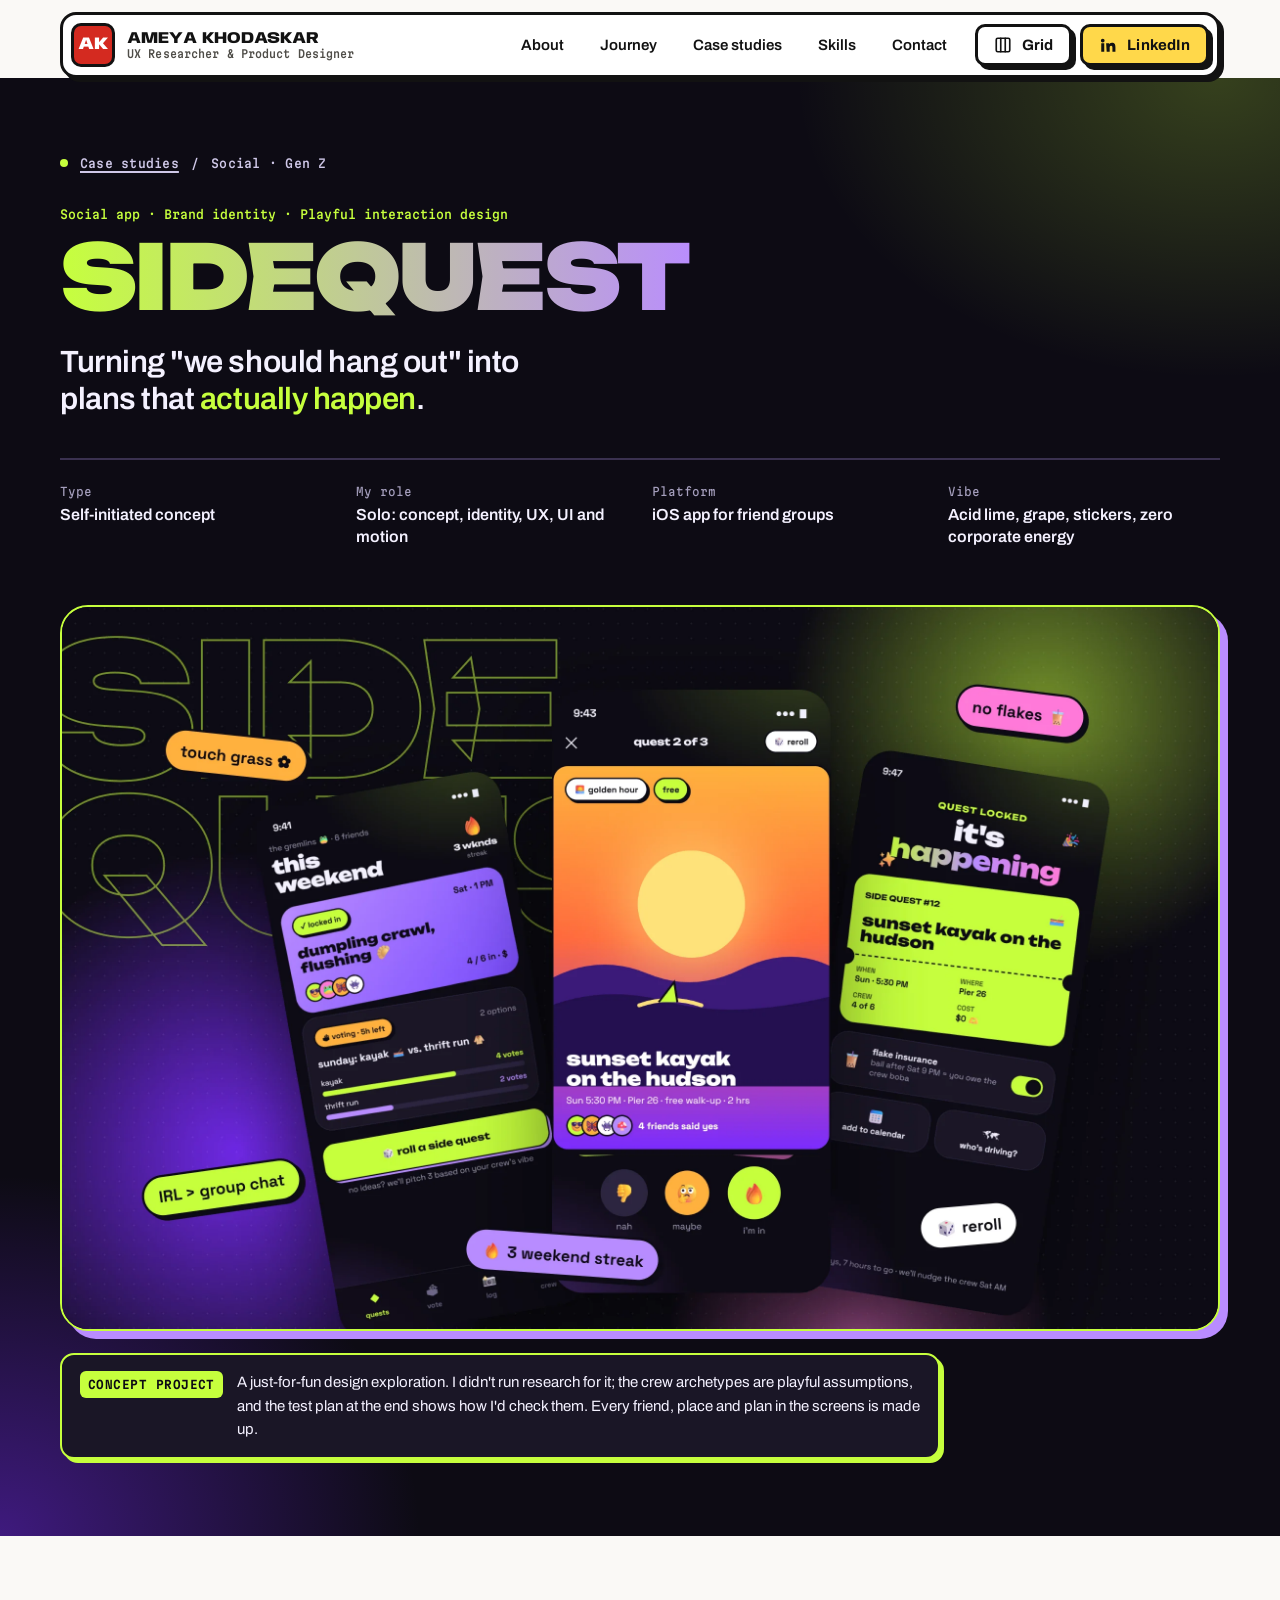
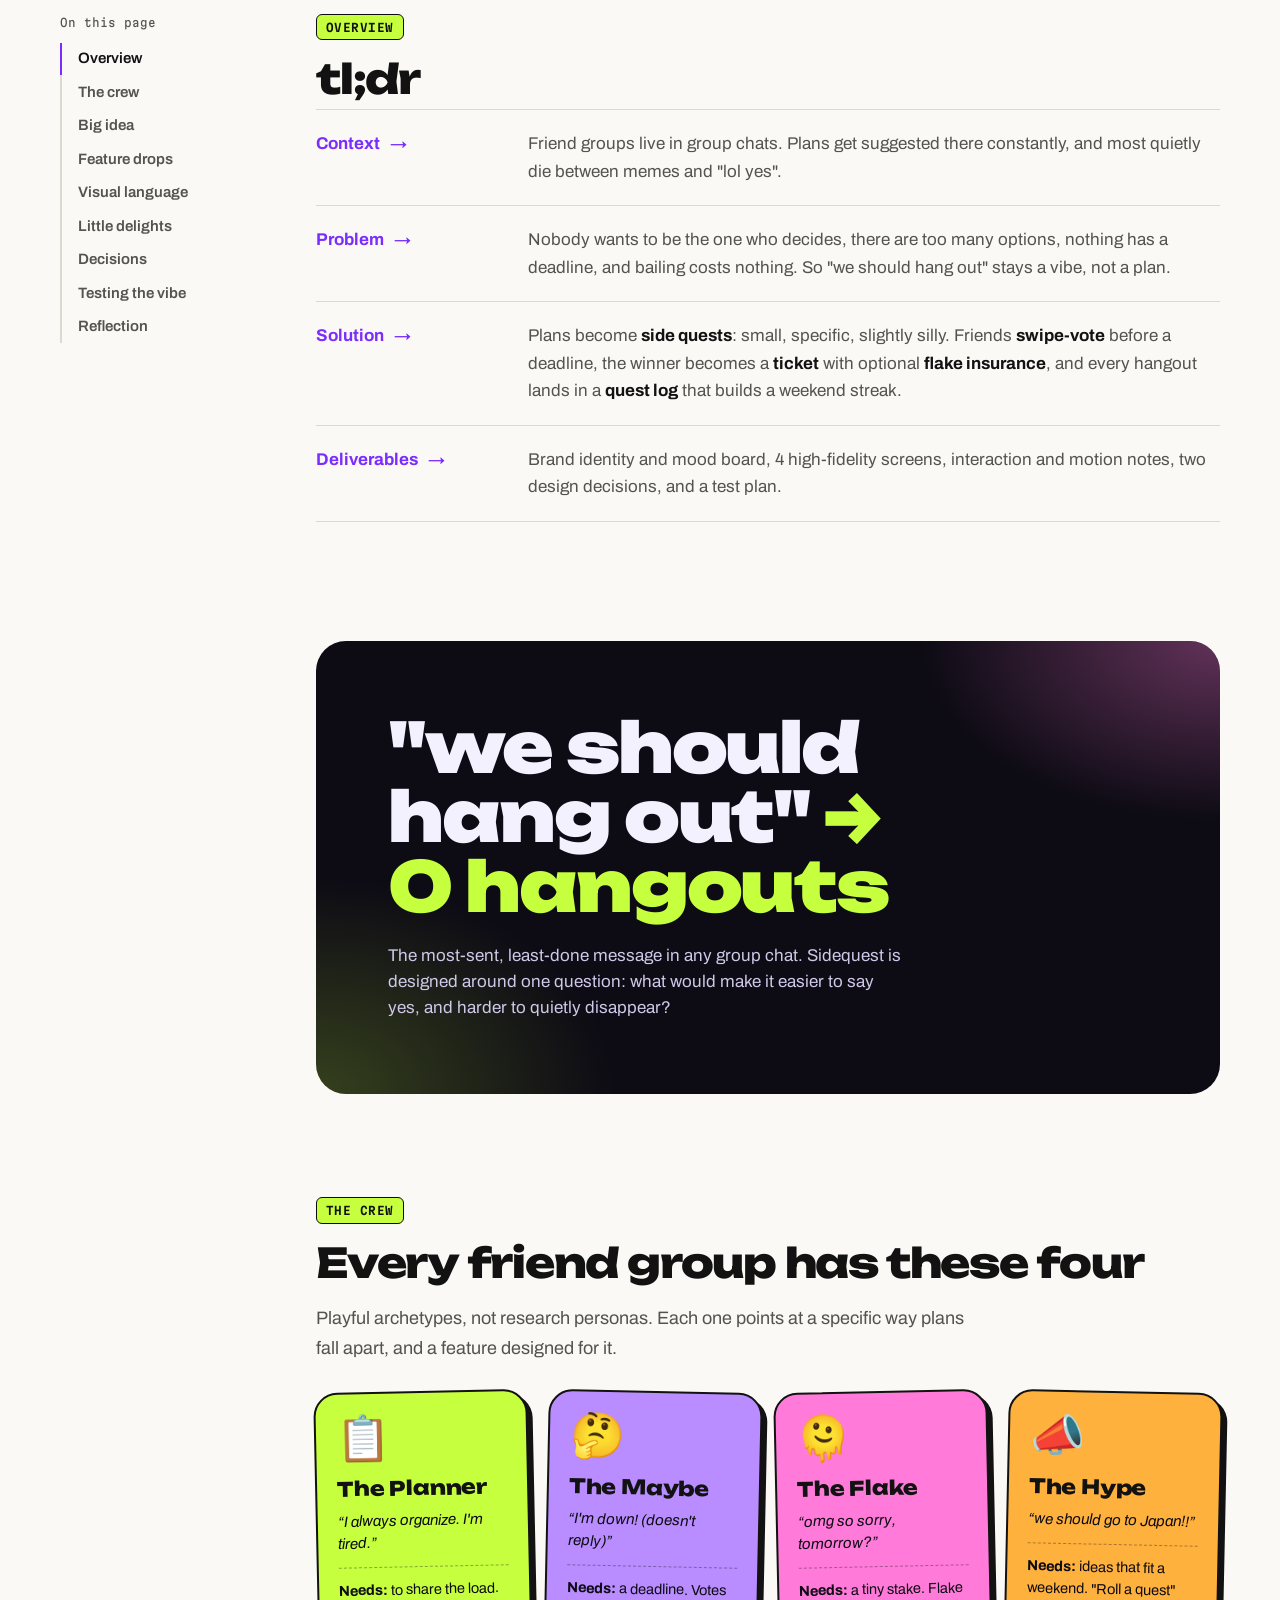
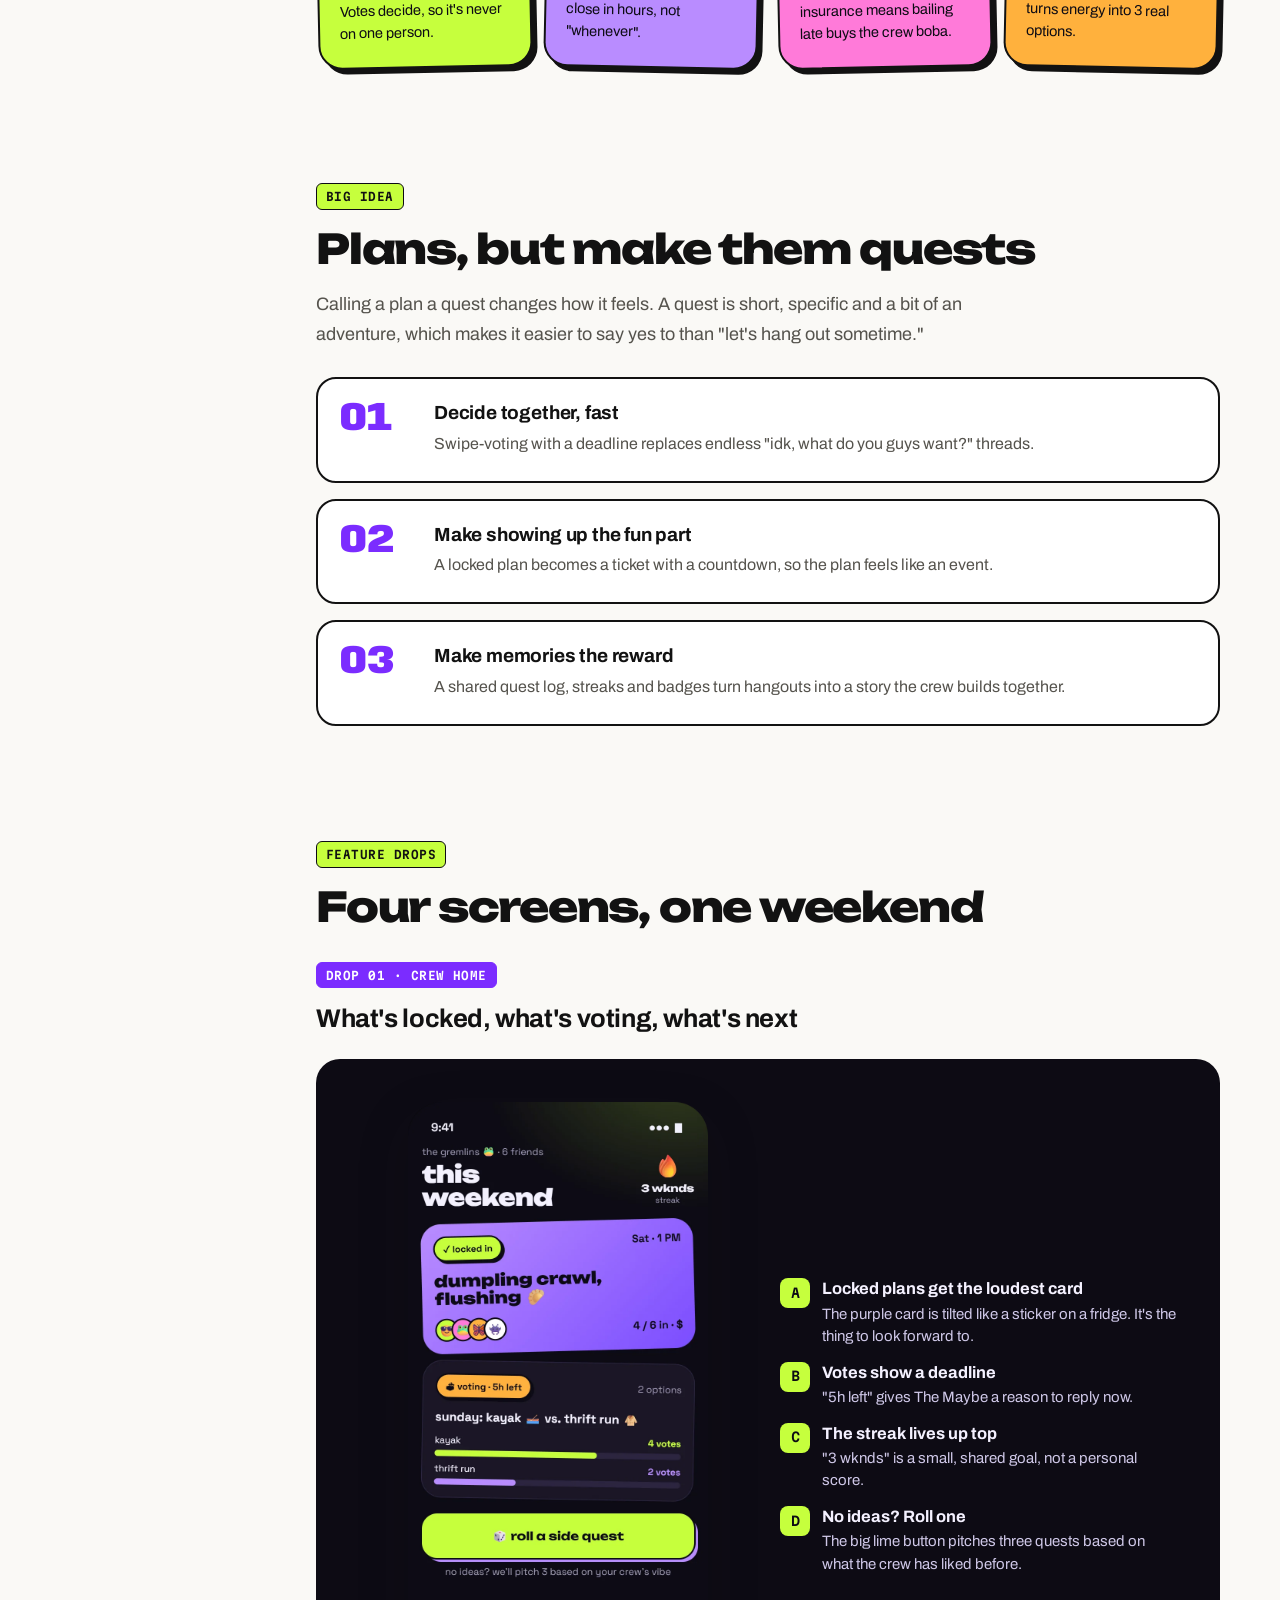
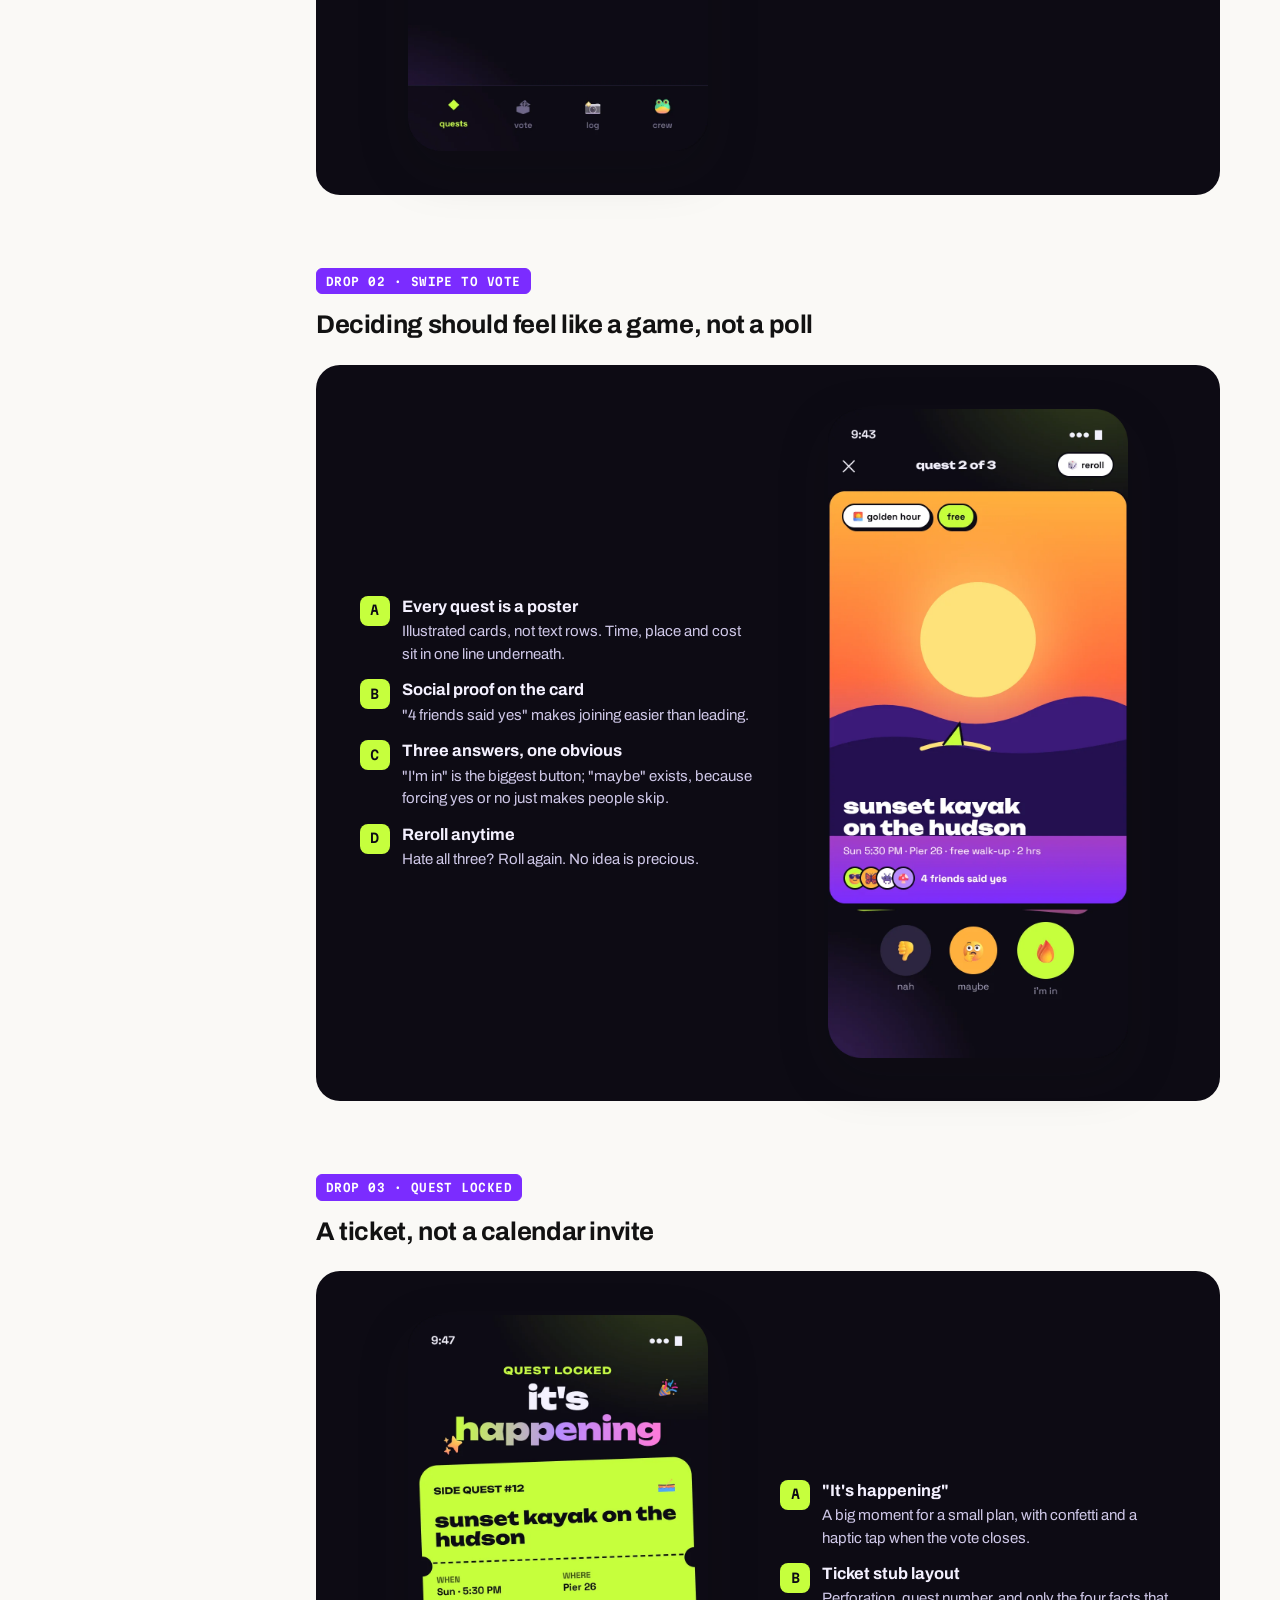
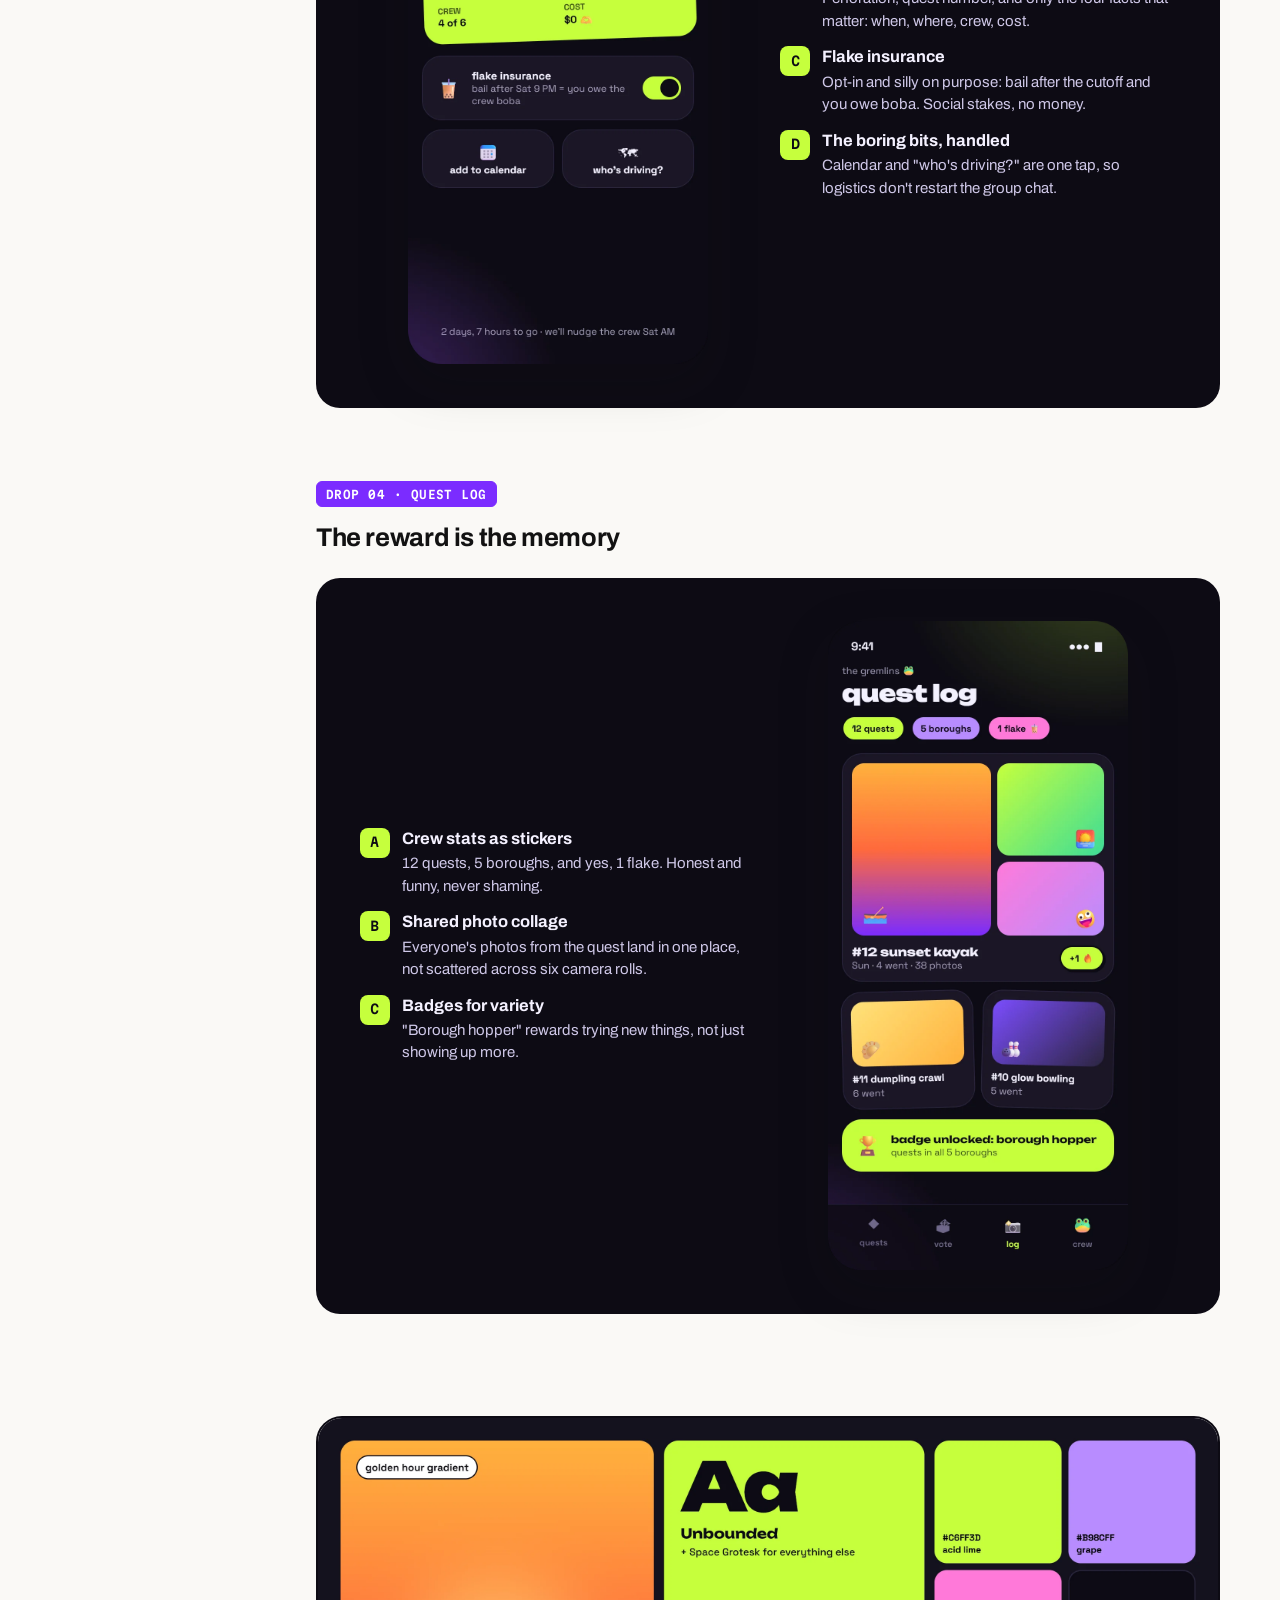
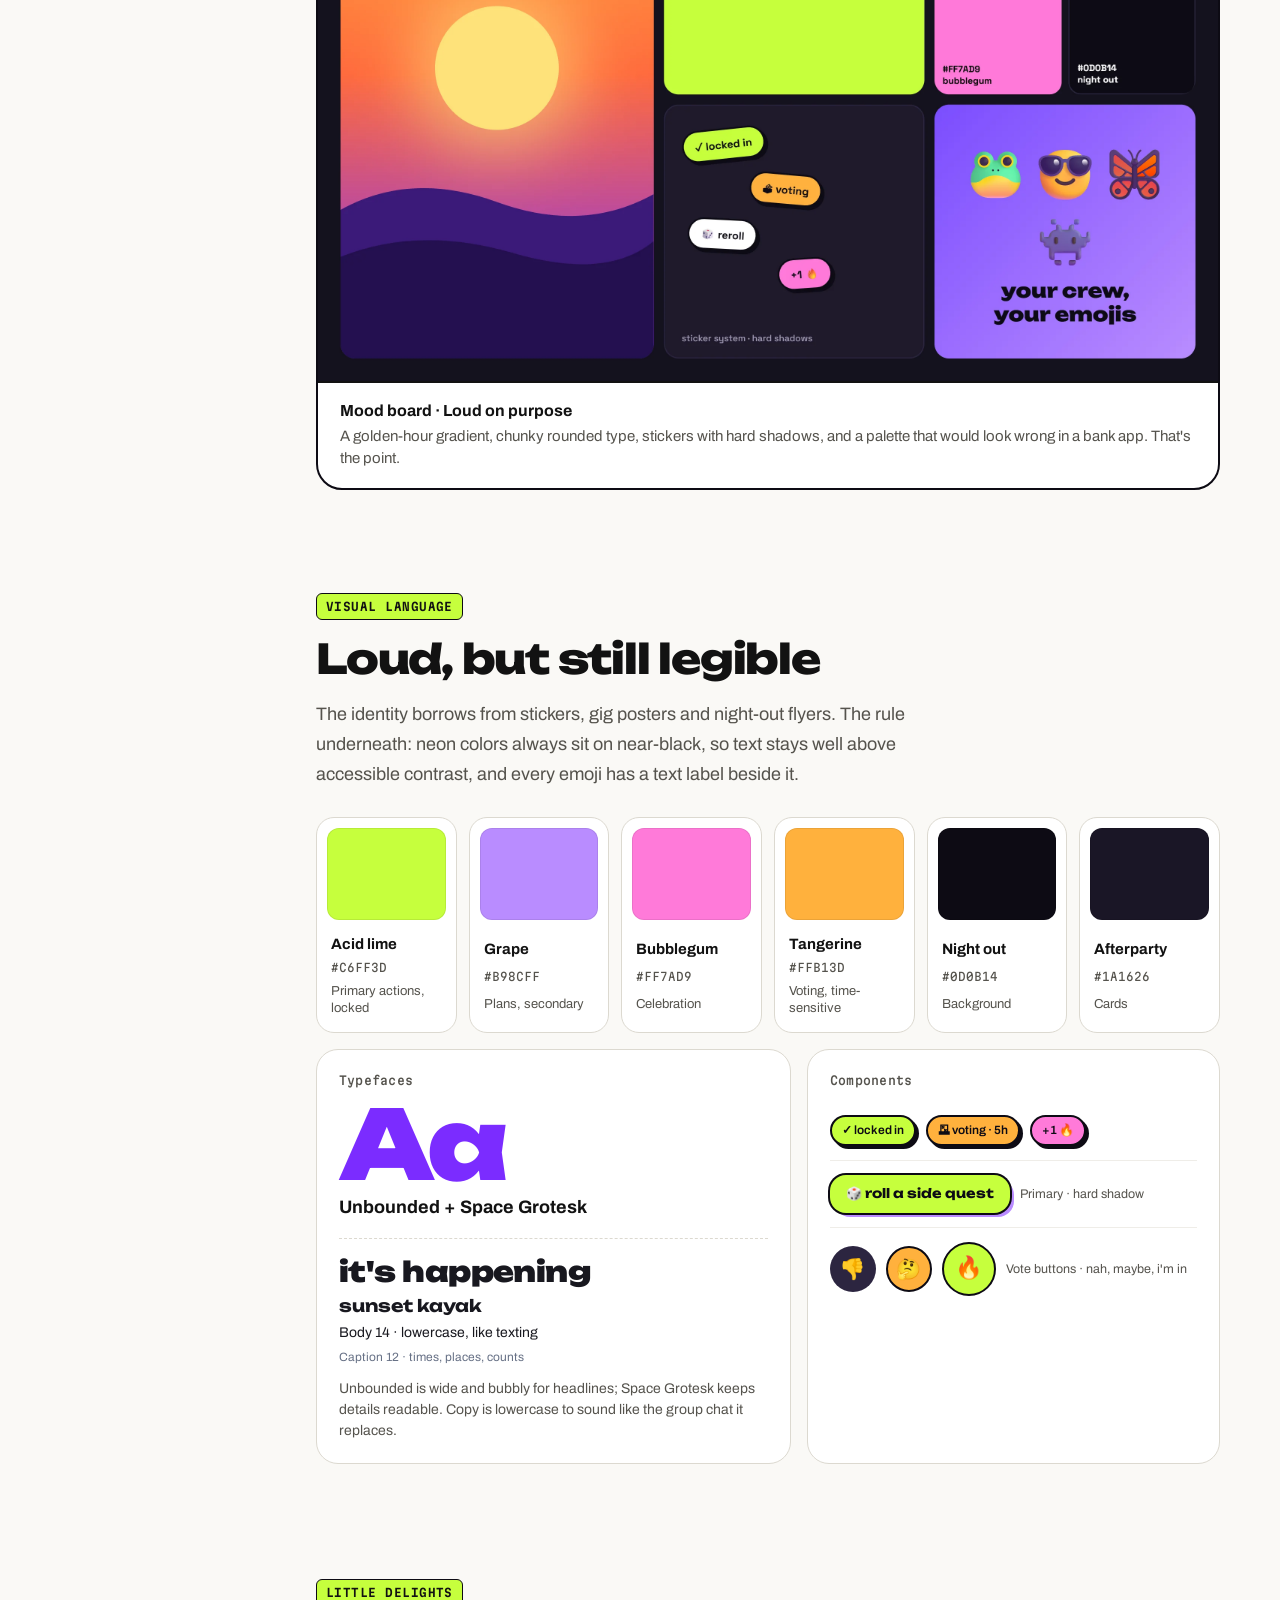
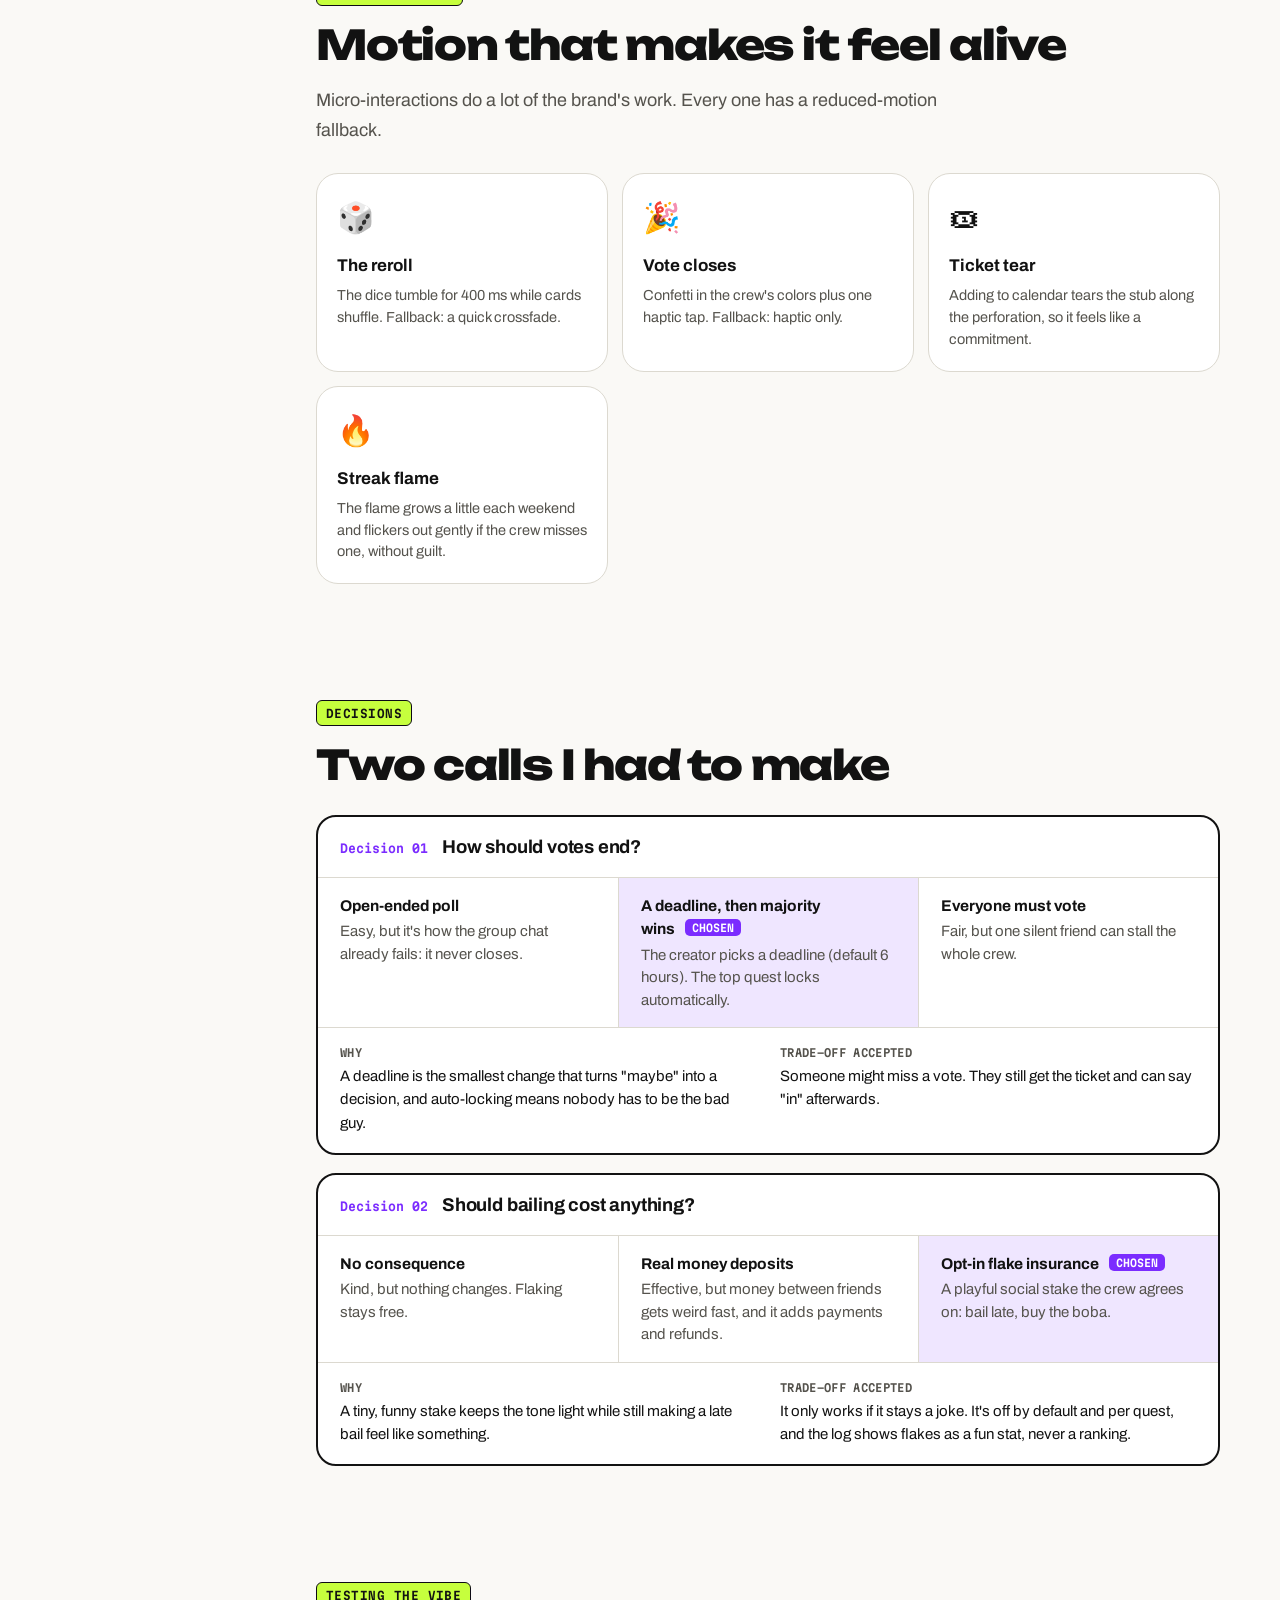
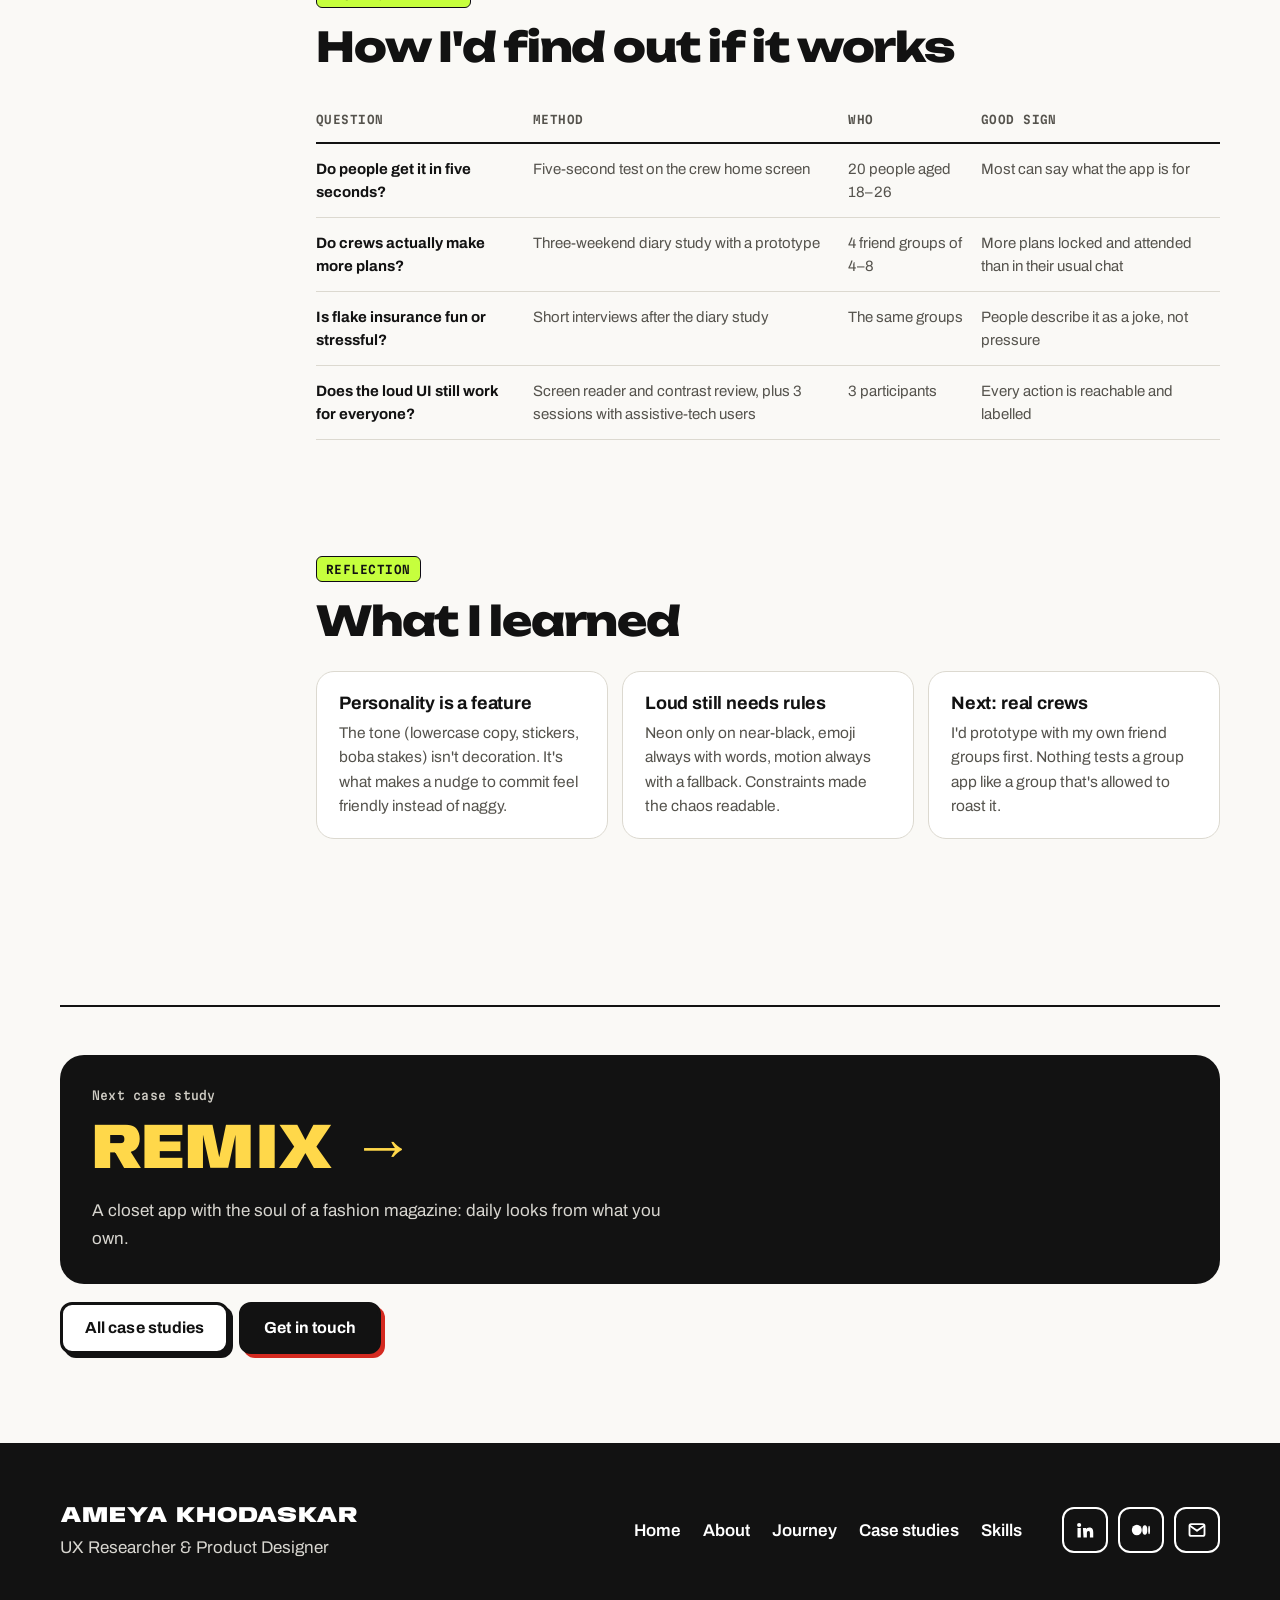
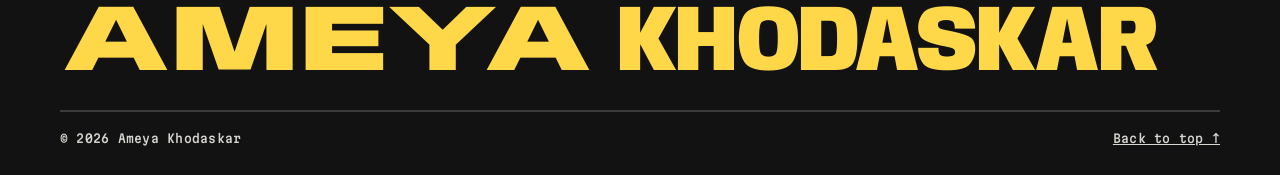
<file: case-studies/sidequest-group-plans/index.html>
<!doctype html>
<html lang="en" class="no-js">
<head>
<meta charset="utf-8">
<meta name="viewport" content="width=device-width, initial-scale=1">
<title>Sidequest: group plans that actually happen | Ameya Khodaskar</title>
<meta name="description" content="A self-initiated concept: a playful Gen Z app that turns 'we should hang out' into side quests friends vote on, lock in and log, with flake insurance and a weekend streak.">
<meta name="author" content="Ameya Khodaskar">
<meta name="theme-color" content="#0d0b14">
<link rel="canonical" href="https://ameyakhodaskar.com/case-studies/sidequest-group-plans/">
<meta property="og:type" content="article">
<meta property="og:site_name" content="Ameya Khodaskar">
<meta property="og:title" content="Sidequest: group plans that actually happen | Ameya Khodaskar">
<meta property="og:description" content="Social app concept with a loud, sticker-filled identity: vote, lock in, show up, log it.">
<meta property="og:url" content="https://ameyakhodaskar.com/case-studies/sidequest-group-plans/">
<meta property="og:image" content="https://ameyakhodaskar.com/assets/images/case-studies/sidequest/kv.webp">
<meta name="twitter:card" content="summary_large_image">
<link rel="stylesheet" href="https://fonts.googleapis.com/css2?family=Unbounded:wght@700;800;900&amp;display=swap">
<link rel="icon" href="../../favicon.svg" type="image/svg+xml">
<link rel="apple-touch-icon" href="../../apple-touch-icon.png">
<link rel="preconnect" href="https://fonts.googleapis.com">
<link rel="preconnect" href="https://fonts.gstatic.com" crossorigin>
<link rel="stylesheet" href="https://fonts.googleapis.com/css2?family=Anybody:wdth,wght@50..150,500..900&amp;family=Archivo:wdth,wght@62..125,400..800&amp;family=Martian+Mono:wdth,wght@75..112.5,400..600&amp;family=Inter:wght@400;500;600;700&amp;display=swap">
<link rel="stylesheet" href="../../assets/css/style.css">
<link rel="stylesheet" href="../../assets/css/case.css">
<script>document.documentElement.classList.replace('no-js', 'js');</script>
</head>
<body class="cs-page theme-sq">
<a class="skip" href="#main">Skip to content</a>

<header class="topbar">
  <div class="wrap">
    <nav class="nav" aria-label="Primary">
      <a class="brand" href="../../" aria-label="Ameya Khodaskar, home">
        <span class="mono-mark" aria-hidden="true">AK</span>
        <span class="brand-name">Ameya Khodaskar<small>UX Researcher &amp; Product Designer</small></span>
      </a>
      <ul class="nav-links">
        <li><a href="../../#about">About</a></li>
        <li><a href="../../#experience">Journey</a></li>
        <li><a href="../../#projects">Case studies</a></li>
        <li><a href="../../#skills">Skills</a></li>
        <li><a href="../../#contact">Contact</a></li>
      </ul>
      <div class="nav-actions">
        <button class="btn btn-sm grid-toggle" type="button" aria-pressed="false" title="Show the layout grid (shortcut: G)">
          <svg viewBox="0 0 24 24" fill="none" stroke="currentColor" stroke-width="2.2" stroke-linecap="round" aria-hidden="true"><rect x="3" y="3" width="18" height="18" rx="2"/><path d="M9 3v18M15 3v18"/></svg>
          <span>Grid</span>
        </button>
        <a class="btn btn-sm btn-lemon" href="https://www.linkedin.com/in/ameya-khodaskar-071bb1207" target="_blank" rel="noopener">
          <svg viewBox="0 0 24 24" aria-hidden="true"><path fill="currentColor" d="M4.98 3.5a2.5 2.5 0 1 1 0 5 2.5 2.5 0 0 1 0-5zM3 9.5h4V21H3zM9.5 9.5h3.8v1.6h.06c.53-1 1.83-2.06 3.77-2.06 4.03 0 4.77 2.65 4.77 6.1V21h-4v-5.1c0-1.22-.02-2.78-1.7-2.78-1.7 0-1.96 1.33-1.96 2.7V21h-4z"/></svg>
          LinkedIn
        </a>
        <details class="menu">
          <summary aria-label="Menu">
            <svg viewBox="0 0 24 24" fill="none" stroke="currentColor" stroke-width="2.6" stroke-linecap="round" aria-hidden="true"><path d="M4 7h16M4 12h16M4 17h16"/></svg>
            <span>Menu</span>
          </summary>
          <div class="menu-panel">
            <a href="../../">Home <span>Top</span></a>
            <a href="../../#about">About <span>Profile</span></a>
            <a href="../../#experience">Journey <span>Role + study</span></a>
            <a href="../../#projects">Case studies <span>Six studies</span></a>
            <a href="../../#skills">Skills <span>Research / design</span></a>
            <a href="../../#contact">Contact <span>Email + LinkedIn</span></a>
          </div>
        </details>
      </div>
    </nav>
  </div>
</header>

<main id="main">

<section class="x-hero" aria-labelledby="cs-title">
  <div class="wrap">
    <p class="x-crumbs label"><span class="dot" aria-hidden="true"></span><a href="../../#projects">Case studies</a><span aria-hidden="true">/</span><span>Social · Gen Z</span></p>
    <p class="x-kicker">Social app · Brand identity · Playful interaction design</p>
    <h1 id="cs-title" class="x-title">Sidequest</h1>
    <p class="x-sub">Turning "we should hang out" into plans that <em>actually happen</em>.</p>
    <dl class="x-meta">
      <div><dt>Type</dt><dd>Self-initiated concept</dd></div>
      <div><dt>My role</dt><dd>Solo: concept, identity, UX, UI and motion</dd></div>
      <div><dt>Platform</dt><dd>iOS app for friend groups</dd></div>
      <div><dt>Vibe</dt><dd>Acid lime, grape, stickers, zero corporate energy</dd></div>
    </dl>
    <figure class="kv-hero"><img src="../../assets/images/case-studies/sidequest/kv.webp" width="2400" height="1500" alt="Sidequest key visual: three phone screens on a dark background with neon gradients, outlined SIDE QUEST lettering and stickers reading touch grass, no flakes, reroll and IRL over group chat" fetchpriority="high"></figure>
    <p class="x-flag"><b>Concept project</b><span>A just-for-fun design exploration. I didn't run research for it; the crew archetypes are playful assumptions, and the test plan at the end shows how I'd check them. Every friend, place and plan in the screens is made up.</span></p>
  </div>
</section>

<div class="wrap x-layout">
  <nav class="x-toc" aria-label="On this page">
    <p>On this page</p>
    <ol>
      <li><a href="#overview">Overview</a></li>
      <li><a href="#crew">The crew</a></li>
      <li><a href="#idea">Big idea</a></li>
      <li><a href="#drops">Feature drops</a></li>
      <li><a href="#visual">Visual language</a></li>
      <li><a href="#delights">Little delights</a></li>
      <li><a href="#decisions">Decisions</a></li>
      <li><a href="#test">Testing the vibe</a></li>
      <li><a href="#reflection">Reflection</a></li>
    </ol>
  </nav>

  <div class="x-main">

    <section id="overview" class="blk" aria-labelledby="h-overview">
      <p class="tag2">Overview</p>
      <h2 id="h-overview" class="x-h">tl;dr</h2>
      <dl class="rows">
        <div class="row"><dt>Context</dt><dd>Friend groups live in group chats. Plans get suggested there constantly, and most quietly die between memes and "lol yes".</dd></div>
        <div class="row"><dt>Problem</dt><dd>Nobody wants to be the one who decides, there are too many options, nothing has a deadline, and bailing costs nothing. So "we should hang out" stays a vibe, not a plan.</dd></div>
        <div class="row"><dt>Solution</dt><dd>Plans become <b>side quests</b>: small, specific, slightly silly. Friends <b>swipe-vote</b> before a deadline, the winner becomes a <b>ticket</b> with optional <b>flake insurance</b>, and every hangout lands in a <b>quest log</b> that builds a weekend streak.</dd></div>
        <div class="row"><dt>Deliverables</dt><dd>Brand identity and mood board, 4 high-fidelity screens, interaction and motion notes, two design decisions, and a test plan.</dd></div>
      </dl>
    </section>

    <div class="statement reveal" role="note">
      <p class="big">"we should<br>hang out" <span>→</span><br><span>0 hangouts</span></p>
      <p class="small">The most-sent, least-done message in any group chat. Sidequest is designed around one question: what would make it easier to say yes, and harder to quietly disappear?</p>
    </div>

    <section id="crew" class="blk" aria-labelledby="h-crew">
      <p class="tag2">The crew</p>
      <h2 id="h-crew" class="x-h">Every friend group has these four</h2>
      <p class="x-p">Playful archetypes, not research personas. Each one points at a specific way plans fall apart, and a feature designed for it.</p>
      <div class="arche">
        <div><span class="em" aria-hidden="true">📋</span><h4>The Planner</h4><q>I always organize. I'm tired.</q><p><b>Needs:</b> to share the load. Votes decide, so it's never on one person.</p></div>
        <div><span class="em" aria-hidden="true">🤔</span><h4>The Maybe</h4><q>I'm down! (doesn't reply)</q><p><b>Needs:</b> a deadline. Votes close in hours, not "whenever".</p></div>
        <div><span class="em" aria-hidden="true">🫠</span><h4>The Flake</h4><q>omg so sorry, tomorrow?</q><p><b>Needs:</b> a tiny stake. Flake insurance means bailing late buys the crew boba.</p></div>
        <div><span class="em" aria-hidden="true">📣</span><h4>The Hype</h4><q>we should go to Japan!!</q><p><b>Needs:</b> ideas that fit a weekend. "Roll a quest" turns energy into 3 real options.</p></div>
      </div>
    </section>

    <section id="idea" class="blk" aria-labelledby="h-idea">
      <p class="tag2">Big idea</p>
      <h2 id="h-idea" class="x-h">Plans, but make them quests</h2>
      <p class="x-p">Calling a plan a quest changes how it feels. A quest is short, specific and a bit of an adventure, which makes it easier to say yes to than "let's hang out sometime."</p>
      <div class="insights">
        <div class="insight"><span class="n">01</span><div><h4>Decide together, fast</h4><p>Swipe-voting with a deadline replaces endless "idk, what do you guys want?" threads.</p></div></div>
        <div class="insight"><span class="n">02</span><div><h4>Make showing up the fun part</h4><p>A locked plan becomes a ticket with a countdown, so the plan feels like an event.</p></div></div>
        <div class="insight"><span class="n">03</span><div><h4>Make memories the reward</h4><p>A shared quest log, streaks and badges turn hangouts into a story the crew builds together.</p></div></div>
      </div>
    </section>

    <section id="drops" class="blk" aria-labelledby="h-drops">
      <p class="tag2">Feature drops</p>
      <h2 id="h-drops" class="x-h">Four screens, one weekend</h2>

      <div class="int">
        <p class="tag2 acc">Drop 01 · Crew home</p>
        <h3 class="x-h3">What's locked, what's voting, what's next</h3>
        <div class="anno">
          <figure><img class="solo" src="../../assets/images/case-studies/sidequest/q1.webp" width="780" height="1688" alt="Crew home: a locked dumpling crawl, a live vote between kayak and thrift run, and a roll a side quest button" loading="lazy"></figure>
          <div class="callouts">
            <div class="callout"><i>A</i><div><b>Locked plans get the loudest card</b><span>The purple card is tilted like a sticker on a fridge. It's the thing to look forward to.</span></div></div>
            <div class="callout"><i>B</i><div><b>Votes show a deadline</b><span>"5h left" gives The Maybe a reason to reply now.</span></div></div>
            <div class="callout"><i>C</i><div><b>The streak lives up top</b><span>"3 wknds" is a small, shared goal, not a personal score.</span></div></div>
            <div class="callout"><i>D</i><div><b>No ideas? Roll one</b><span>The big lime button pitches three quests based on what the crew has liked before.</span></div></div>
          </div>
        </div>
      </div>

      <div class="int">
        <p class="tag2 acc">Drop 02 · Swipe to vote</p>
        <h3 class="x-h3">Deciding should feel like a game, not a poll</h3>
        <div class="anno flip">
          <figure><img class="solo" src="../../assets/images/case-studies/sidequest/q2.webp" width="780" height="1688" alt="Swipe card for a sunset kayak on the Hudson with nah, maybe and I'm in buttons" loading="lazy"></figure>
          <div class="callouts">
            <div class="callout"><i>A</i><div><b>Every quest is a poster</b><span>Illustrated cards, not text rows. Time, place and cost sit in one line underneath.</span></div></div>
            <div class="callout"><i>B</i><div><b>Social proof on the card</b><span>"4 friends said yes" makes joining easier than leading.</span></div></div>
            <div class="callout"><i>C</i><div><b>Three answers, one obvious</b><span>"I'm in" is the biggest button; "maybe" exists, because forcing yes or no just makes people skip.</span></div></div>
            <div class="callout"><i>D</i><div><b>Reroll anytime</b><span>Hate all three? Roll again. No idea is precious.</span></div></div>
          </div>
        </div>
      </div>

      <div class="int">
        <p class="tag2 acc">Drop 03 · Quest locked</p>
        <h3 class="x-h3">A ticket, not a calendar invite</h3>
        <div class="anno">
          <figure><img class="solo" src="../../assets/images/case-studies/sidequest/q3.webp" width="780" height="1688" alt="It's happening screen with a lime ticket for side quest 12 and a flake insurance toggle" loading="lazy"></figure>
          <div class="callouts">
            <div class="callout"><i>A</i><div><b>"It's happening"</b><span>A big moment for a small plan, with confetti and a haptic tap when the vote closes.</span></div></div>
            <div class="callout"><i>B</i><div><b>Ticket stub layout</b><span>Perforation, quest number, and only the four facts that matter: when, where, crew, cost.</span></div></div>
            <div class="callout"><i>C</i><div><b>Flake insurance</b><span>Opt-in and silly on purpose: bail after the cutoff and you owe boba. Social stakes, no money.</span></div></div>
            <div class="callout"><i>D</i><div><b>The boring bits, handled</b><span>Calendar and "who's driving?" are one tap, so logistics don't restart the group chat.</span></div></div>
          </div>
        </div>
      </div>

      <div class="int">
        <p class="tag2 acc">Drop 04 · Quest log</p>
        <h3 class="x-h3">The reward is the memory</h3>
        <div class="anno flip">
          <figure><img class="solo" src="../../assets/images/case-studies/sidequest/q4.webp" width="780" height="1688" alt="Quest log with a photo collage for the kayak quest, past quests and a borough hopper badge" loading="lazy"></figure>
          <div class="callouts">
            <div class="callout"><i>A</i><div><b>Crew stats as stickers</b><span>12 quests, 5 boroughs, and yes, 1 flake. Honest and funny, never shaming.</span></div></div>
            <div class="callout"><i>B</i><div><b>Shared photo collage</b><span>Everyone's photos from the quest land in one place, not scattered across six camera rolls.</span></div></div>
            <div class="callout"><i>C</i><div><b>Badges for variety</b><span>"Borough hopper" rewards trying new things, not just showing up more.</span></div></div>
          </div>
        </div>
      </div>
    </section>

    <figure class="spot reveal"><img src="../../assets/images/case-studies/sidequest/mood.webp" width="2400" height="1500" alt="Sidequest mood board: golden hour gradient, Unbounded type specimen, acid lime, grape, bubblegum and night colors, sticker system and emoji crew" loading="lazy"><figcaption><b>Mood board · Loud on purpose</b>A golden-hour gradient, chunky rounded type, stickers with hard shadows, and a palette that would look wrong in a bank app. That's the point.</figcaption></figure>

    <section id="visual" class="blk" aria-labelledby="h-visual">
      <p class="tag2">Visual language</p>
      <h2 id="h-visual" class="x-h">Loud, but still legible</h2>
      <p class="x-p">The identity borrows from stickers, gig posters and night-out flyers. The rule underneath: neon colors always sit on near-black, so text stays well above accessible contrast, and every emoji has a text label beside it.</p>
      <div class="vl">
        <div class="vl-pal"><div class="sw"><i style="background:#c6ff3d"></i><b>Acid lime</b><span>#C6FF3D</span><small>Primary actions, locked</small></div><div class="sw"><i style="background:#b98cff"></i><b>Grape</b><span>#B98CFF</span><small>Plans, secondary</small></div><div class="sw"><i style="background:#ff7ad9"></i><b>Bubblegum</b><span>#FF7AD9</span><small>Celebration</small></div><div class="sw"><i style="background:#ffb13d"></i><b>Tangerine</b><span>#FFB13D</span><small>Voting, time-sensitive</small></div><div class="sw"><i style="background:#0d0b14"></i><b>Night out</b><span>#0D0B14</span><small>Background</small></div><div class="sw"><i style="background:#1a1626"></i><b>Afterparty</b><span>#1A1626</span><small>Cards</small></div></div>
        <div class="vl-type"><p class="label">Typefaces</p><p class="ty-big" style="font-family:Unbounded,sans-serif;font-weight:900">Aa</p><p class="ty-name">Unbounded + Space Grotesk</p><p class="ty-scale"><span style="font-family:Unbounded,sans-serif;font-size:28px;font-weight:900;letter-spacing:-.02em">it's happening</span><span style="font-family:Unbounded,sans-serif;font-size:17px;font-weight:700">sunset kayak</span><span style="font-size:14px">Body 14 · lowercase, like texting</span><span style="font-size:12px;color:#667085">Caption 12 · times, places, counts</span></p><p class="ty-note">Unbounded is wide and bubbly for headlines; Space Grotesk keeps details readable. Copy is lowercase to sound like the group chat it replaces.</p></div>
        <div class="vl-cmp"><p class="label">Components</p>
          <div class="cmp-row"><span class="pl" style="background:#c6ff3d;color:#0d0b14;border:2px solid #0d0b14;box-shadow:3px 3px 0 #0d0b14">✓ locked in</span><span class="pl" style="background:#ffb13d;color:#0d0b14;border:2px solid #0d0b14;box-shadow:3px 3px 0 #0d0b14">🗳 voting · 5h</span><span class="pl" style="background:#ff7ad9;color:#0d0b14;border:2px solid #0d0b14;box-shadow:3px 3px 0 #0d0b14">+1 🔥</span></div>
          <div class="cmp-row"><span class="bt" style="background:#c6ff3d;color:#0d0b14;border-radius:16px;box-shadow:0 0 0 2px #0d0b14,4px 4px 0 #b98cff;font-family:Unbounded,sans-serif;font-size:13px">🎲 roll a side quest</span><small>Primary · hard shadow</small></div>
          <div class="cmp-row"><span style="width:46px;height:46px;border-radius:50%;background:#2c2540;display:grid;place-items:center;font-size:20px">👎</span><span style="width:46px;height:46px;border-radius:50%;background:#ffb13d;display:grid;place-items:center;font-size:20px;border:2px solid #0d0b14">🤔</span><span style="width:54px;height:54px;border-radius:50%;background:#c6ff3d;display:grid;place-items:center;font-size:22px;border:2px solid #0d0b14">🔥</span><small>Vote buttons · nah, maybe, i'm in</small></div>
        </div>
      </div>
    </section>

    <section id="delights" class="blk" aria-labelledby="h-delights">
      <p class="tag2">Little delights</p>
      <h2 id="h-delights" class="x-h">Motion that makes it feel alive</h2>
      <p class="x-p">Micro-interactions do a lot of the brand's work. Every one has a reduced-motion fallback.</p>
      <div class="delights">
        <div><span class="em" aria-hidden="true">🎲</span><b>The reroll</b><p>The dice tumble for 400 ms while cards shuffle. Fallback: a quick crossfade.</p></div>
        <div><span class="em" aria-hidden="true">🎉</span><b>Vote closes</b><p>Confetti in the crew's colors plus one haptic tap. Fallback: haptic only.</p></div>
        <div><span class="em" aria-hidden="true">🎟</span><b>Ticket tear</b><p>Adding to calendar tears the stub along the perforation, so it feels like a commitment.</p></div>
        <div><span class="em" aria-hidden="true">🔥</span><b>Streak flame</b><p>The flame grows a little each weekend and flickers out gently if the crew misses one, without guilt.</p></div>
      </div>
    </section>

    <section id="decisions" class="blk" aria-labelledby="h-decisions">
      <p class="tag2">Decisions</p>
      <h2 id="h-decisions" class="x-h">Two calls I had to make</h2>
      <div class="decide">
        <article class="dec">
          <div class="dec-h"><i>Decision 01</i><h4>How should votes end?</h4></div>
          <div class="dec-o">
            <div class="no"><b>Open-ended poll</b>Easy, but it's how the group chat already fails: it never closes.</div>
            <div class="pick"><b>A deadline, then majority wins</b>The creator picks a deadline (default 6 hours). The top quest locks automatically.</div>
            <div class="no"><b>Everyone must vote</b>Fair, but one silent friend can stall the whole crew.</div>
          </div>
          <div class="dec-w"><p><b>Why</b>A deadline is the smallest change that turns "maybe" into a decision, and auto-locking means nobody has to be the bad guy.</p><p><b>Trade-off accepted</b>Someone might miss a vote. They still get the ticket and can say "in" afterwards.</p></div>
        </article>
        <article class="dec">
          <div class="dec-h"><i>Decision 02</i><h4>Should bailing cost anything?</h4></div>
          <div class="dec-o">
            <div class="no"><b>No consequence</b>Kind, but nothing changes. Flaking stays free.</div>
            <div class="no"><b>Real money deposits</b>Effective, but money between friends gets weird fast, and it adds payments and refunds.</div>
            <div class="pick"><b>Opt-in flake insurance</b>A playful social stake the crew agrees on: bail late, buy the boba.</div>
          </div>
          <div class="dec-w"><p><b>Why</b>A tiny, funny stake keeps the tone light while still making a late bail feel like something.</p><p><b>Trade-off accepted</b>It only works if it stays a joke. It's off by default and per quest, and the log shows flakes as a fun stat, never a ranking.</p></div>
        </article>
      </div>
    </section>

    <section id="test" class="blk" aria-labelledby="h-test">
      <p class="tag2">Testing the vibe</p>
      <h2 id="h-test" class="x-h">How I'd find out if it works</h2>
      <div class="trade">
        <table>
          <thead><tr><th scope="col">Question</th><th scope="col">Method</th><th scope="col">Who</th><th scope="col">Good sign</th></tr></thead>
          <tbody>
            <tr><th scope="row">Do people get it in five seconds?</th><td>Five-second test on the crew home screen</td><td>20 people aged 18–26</td><td>Most can say what the app is for</td></tr>
            <tr><th scope="row">Do crews actually make more plans?</th><td>Three-weekend diary study with a prototype</td><td>4 friend groups of 4–8</td><td>More plans locked and attended than in their usual chat</td></tr>
            <tr><th scope="row">Is flake insurance fun or stressful?</th><td>Short interviews after the diary study</td><td>The same groups</td><td>People describe it as a joke, not pressure</td></tr>
            <tr><th scope="row">Does the loud UI still work for everyone?</th><td>Screen reader and contrast review, plus 3 sessions with assistive-tech users</td><td>3 participants</td><td>Every action is reachable and labelled</td></tr>
          </tbody>
        </table>
      </div>
    </section>

    <section id="reflection" class="blk" aria-labelledby="h-reflection">
      <p class="tag2">Reflection</p>
      <h2 id="h-reflection" class="x-h">What I learned</h2>
      <div class="take">
        <div><b>Personality is a feature</b><p>The tone (lowercase copy, stickers, boba stakes) isn't decoration. It's what makes a nudge to commit feel friendly instead of naggy.</p></div>
        <div><b>Loud still needs rules</b><p>Neon only on near-black, emoji always with words, motion always with a fallback. Constraints made the chaos readable.</p></div>
        <div><b>Next: real crews</b><p>I'd prototype with my own friend groups first. Nothing tests a group app like a group that's allowed to roast it.</p></div>
      </div>
    </section>

  </div>
</div>

<section class="wrap next-x" aria-label="Next case study">
  <a class="card-n" href="../remix-closet/"><span class="label">Next case study</span><b>Remix →</b><p>A closet app with the soul of a fashion magazine: daily looks from what you own.</p></a>
  <div class="next-links"><a class="btn" href="../../#projects">All case studies</a><a class="btn btn-ink" href="../../#contact">Get in touch</a></div>
</section>

</main>

<footer class="footer">
  <div class="wrap">
    <div class="foot-top">
      <div class="foot-brand"><b>Ameya Khodaskar</b><span>UX Researcher &amp; Product Designer</span></div>
      <nav class="foot-nav" aria-label="Footer">
        <a href="../../">Home</a><a href="../../#about">About</a><a href="../../#experience">Journey</a><a href="../../#projects">Case studies</a><a href="../../#skills">Skills</a>
      </nav>
      <div class="foot-social">
        <a href="https://www.linkedin.com/in/ameya-khodaskar-071bb1207" target="_blank" rel="noopener" aria-label="LinkedIn"><svg viewBox="0 0 24 24" aria-hidden="true"><path fill="currentColor" d="M4.98 3.5a2.5 2.5 0 1 1 0 5 2.5 2.5 0 0 1 0-5zM3 9.5h4V21H3zM9.5 9.5h3.8v1.6h.06c.53-1 1.83-2.06 3.77-2.06 4.03 0 4.77 2.65 4.77 6.1V21h-4v-5.1c0-1.22-.02-2.78-1.7-2.78-1.7 0-1.96 1.33-1.96 2.7V21h-4z"/></svg></a>
        <a href="https://medium.com/@khodaskarameya" target="_blank" rel="noopener" aria-label="Medium"><svg viewBox="0 0 24 24" aria-hidden="true"><g fill="currentColor"><ellipse cx="7" cy="12" rx="6" ry="6.2"/><ellipse cx="16.6" cy="12" rx="3" ry="5.8"/><ellipse cx="21.7" cy="12" rx="1.1" ry="5.2"/></g></svg></a>
        <a href="mailto:khodaskarameya@gmail.com" aria-label="Email"><svg viewBox="0 0 24 24" fill="none" stroke="currentColor" stroke-width="2.2" stroke-linecap="round" stroke-linejoin="round" aria-hidden="true"><rect x="3" y="5" width="18" height="14" rx="2"/><path d="m3.5 7 8.5 6 8.5-6"/></svg></a>
      </div>
    </div>
    <p class="wordmark" aria-hidden="true"><span class="w1">Ameya</span> <span class="w2">Khodaskar</span></p>
    <div class="foot-bottom">
      <span class="label">© 2026 Ameya Khodaskar</span>
      <a class="label" href="#main">Back to top ↑</a>
    </div>
  </div>
</footer>

<div class="grid-overlay" aria-hidden="true"><div class="wrap"><i></i><i></i><i></i><i></i><i></i><i></i><i></i><i></i><i></i><i></i><i></i><i></i></div></div>
<p class="grid-note" aria-hidden="true">Layout grid on · press G to hide</p>

<script src="../../assets/js/main.js" defer></script>
</body>
</html>
</file>
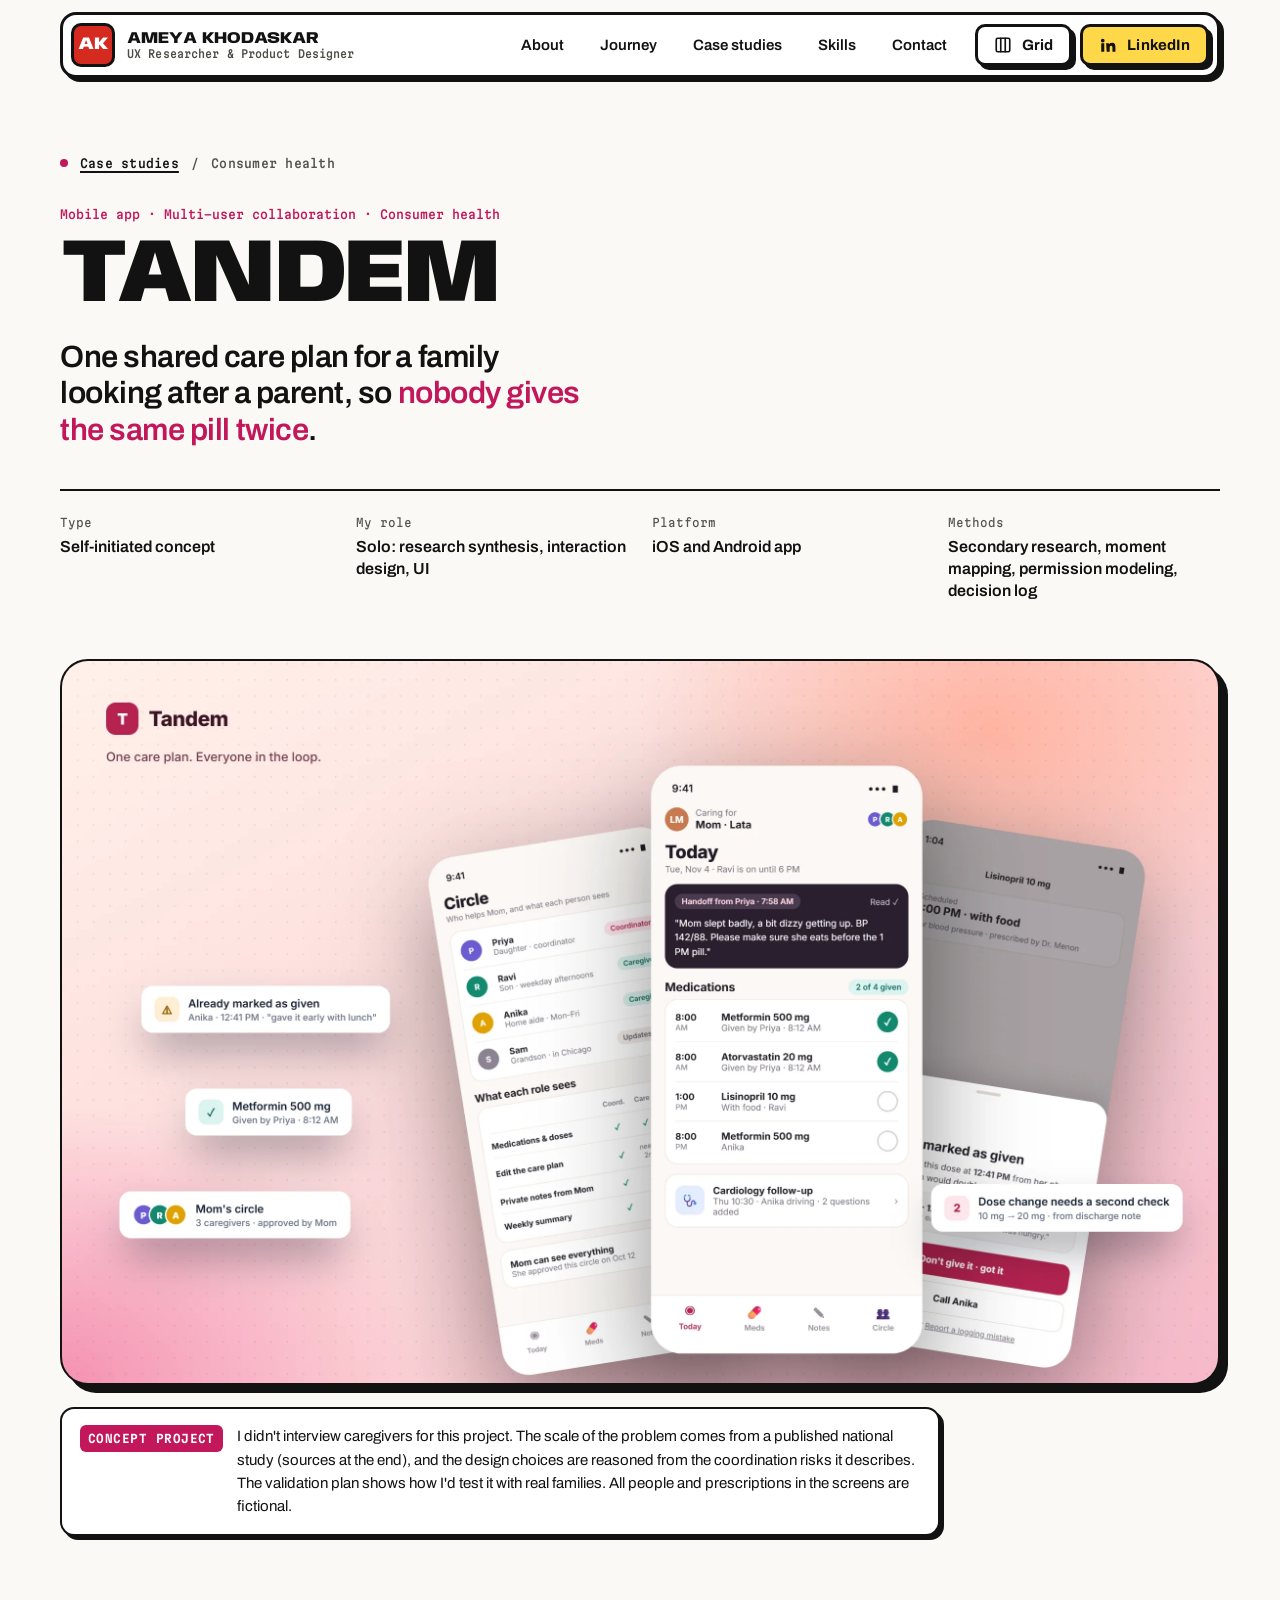
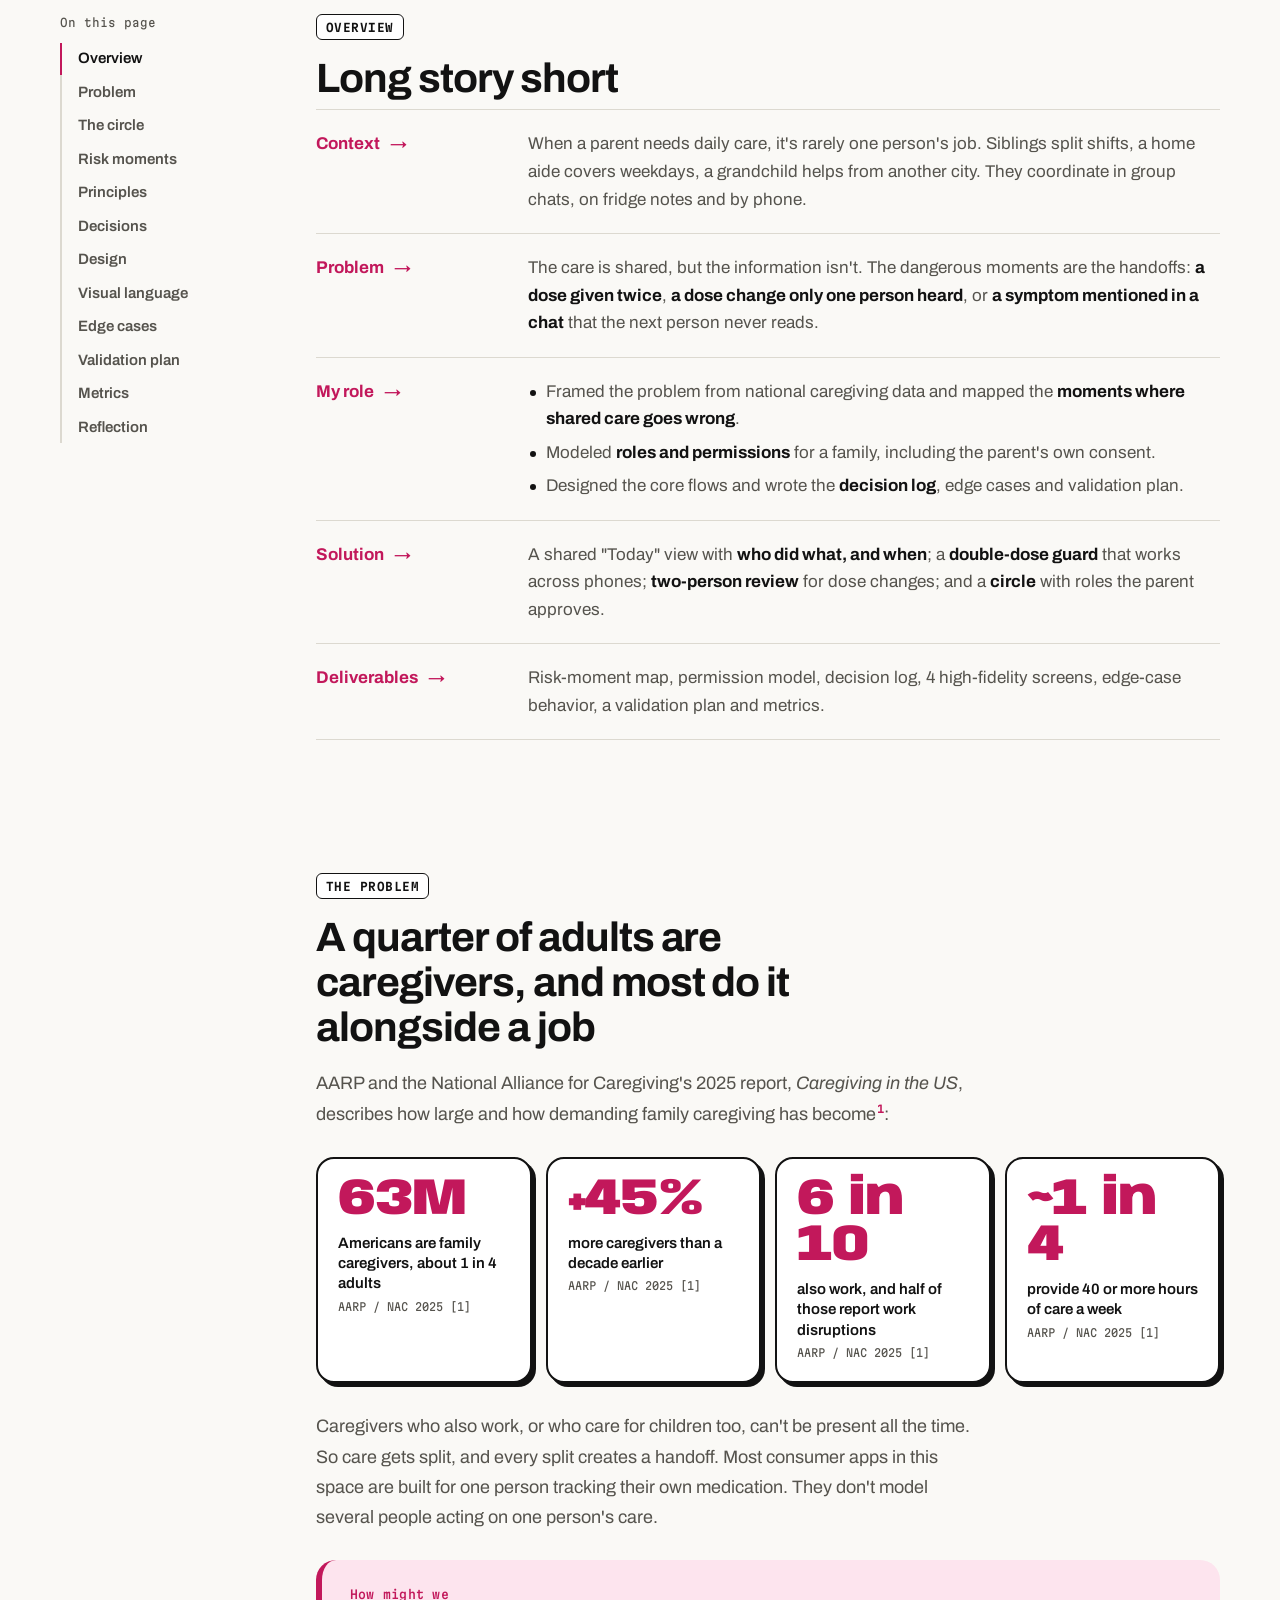
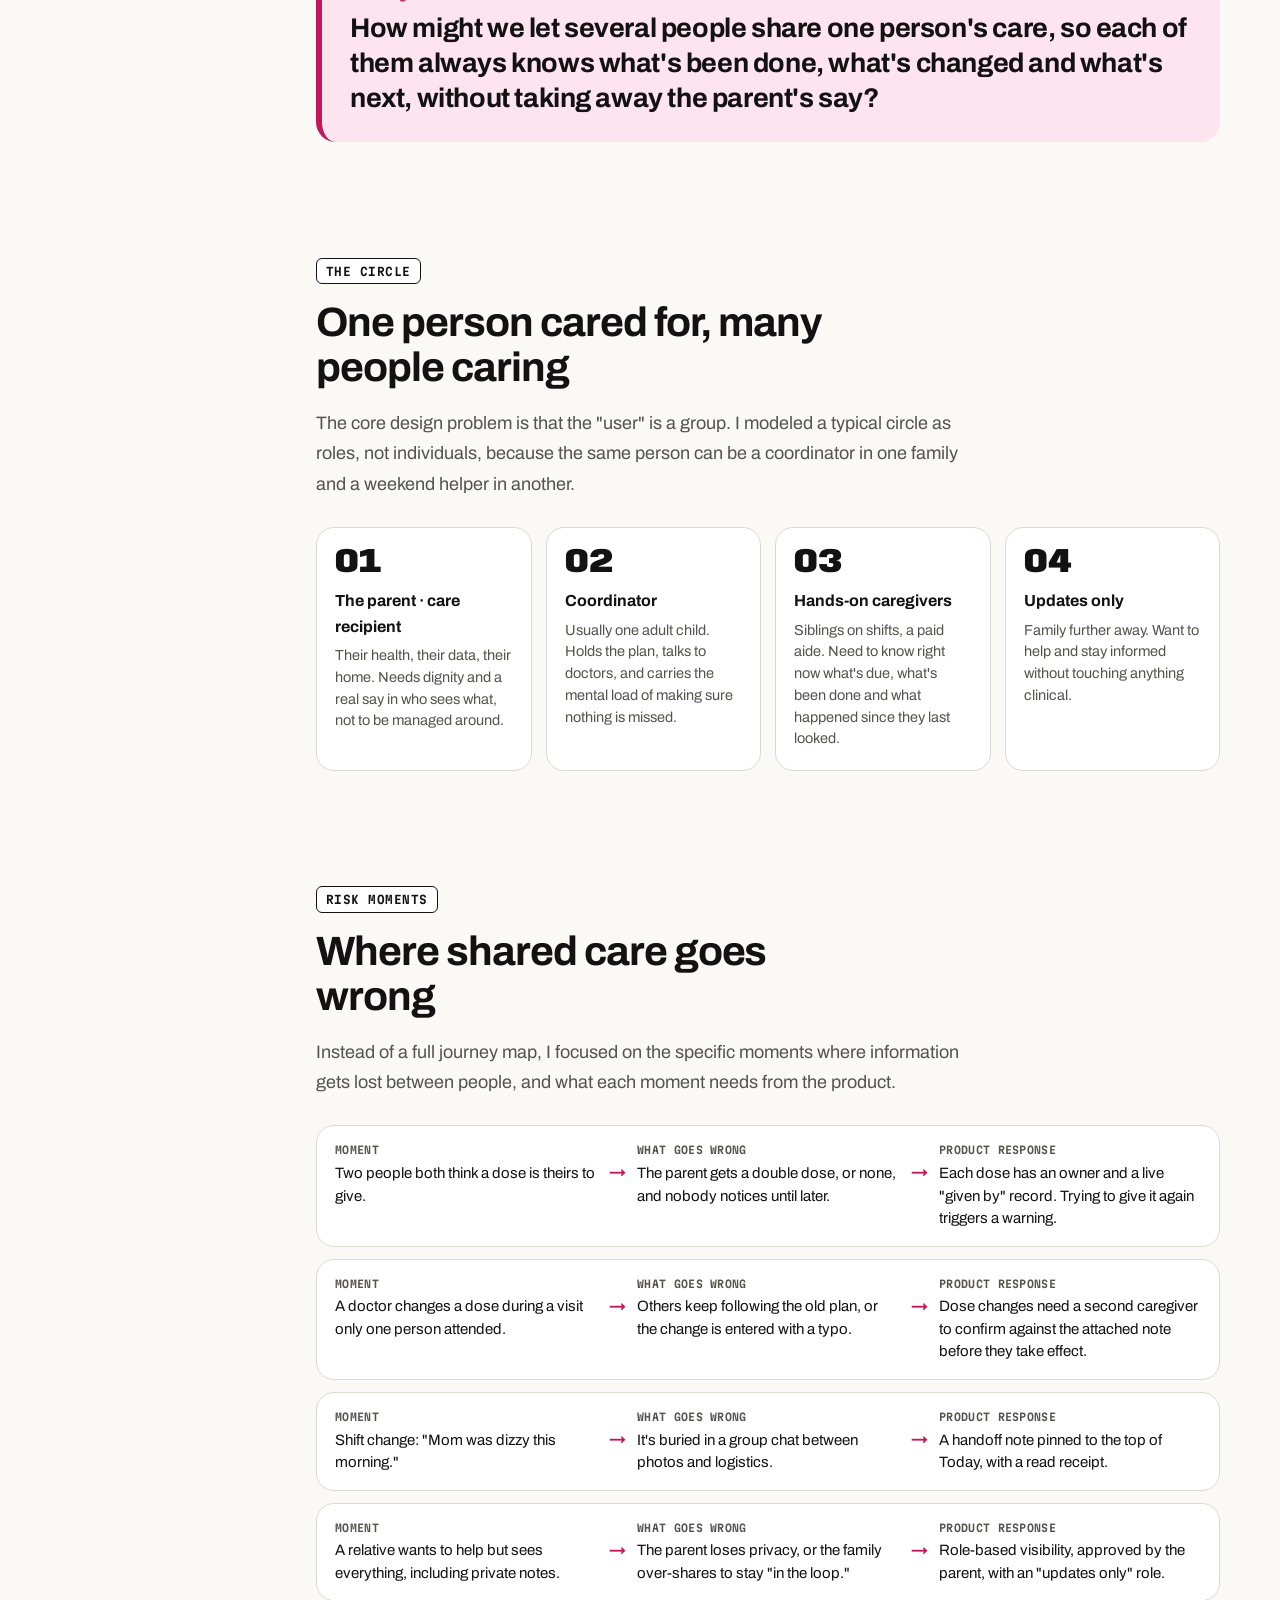
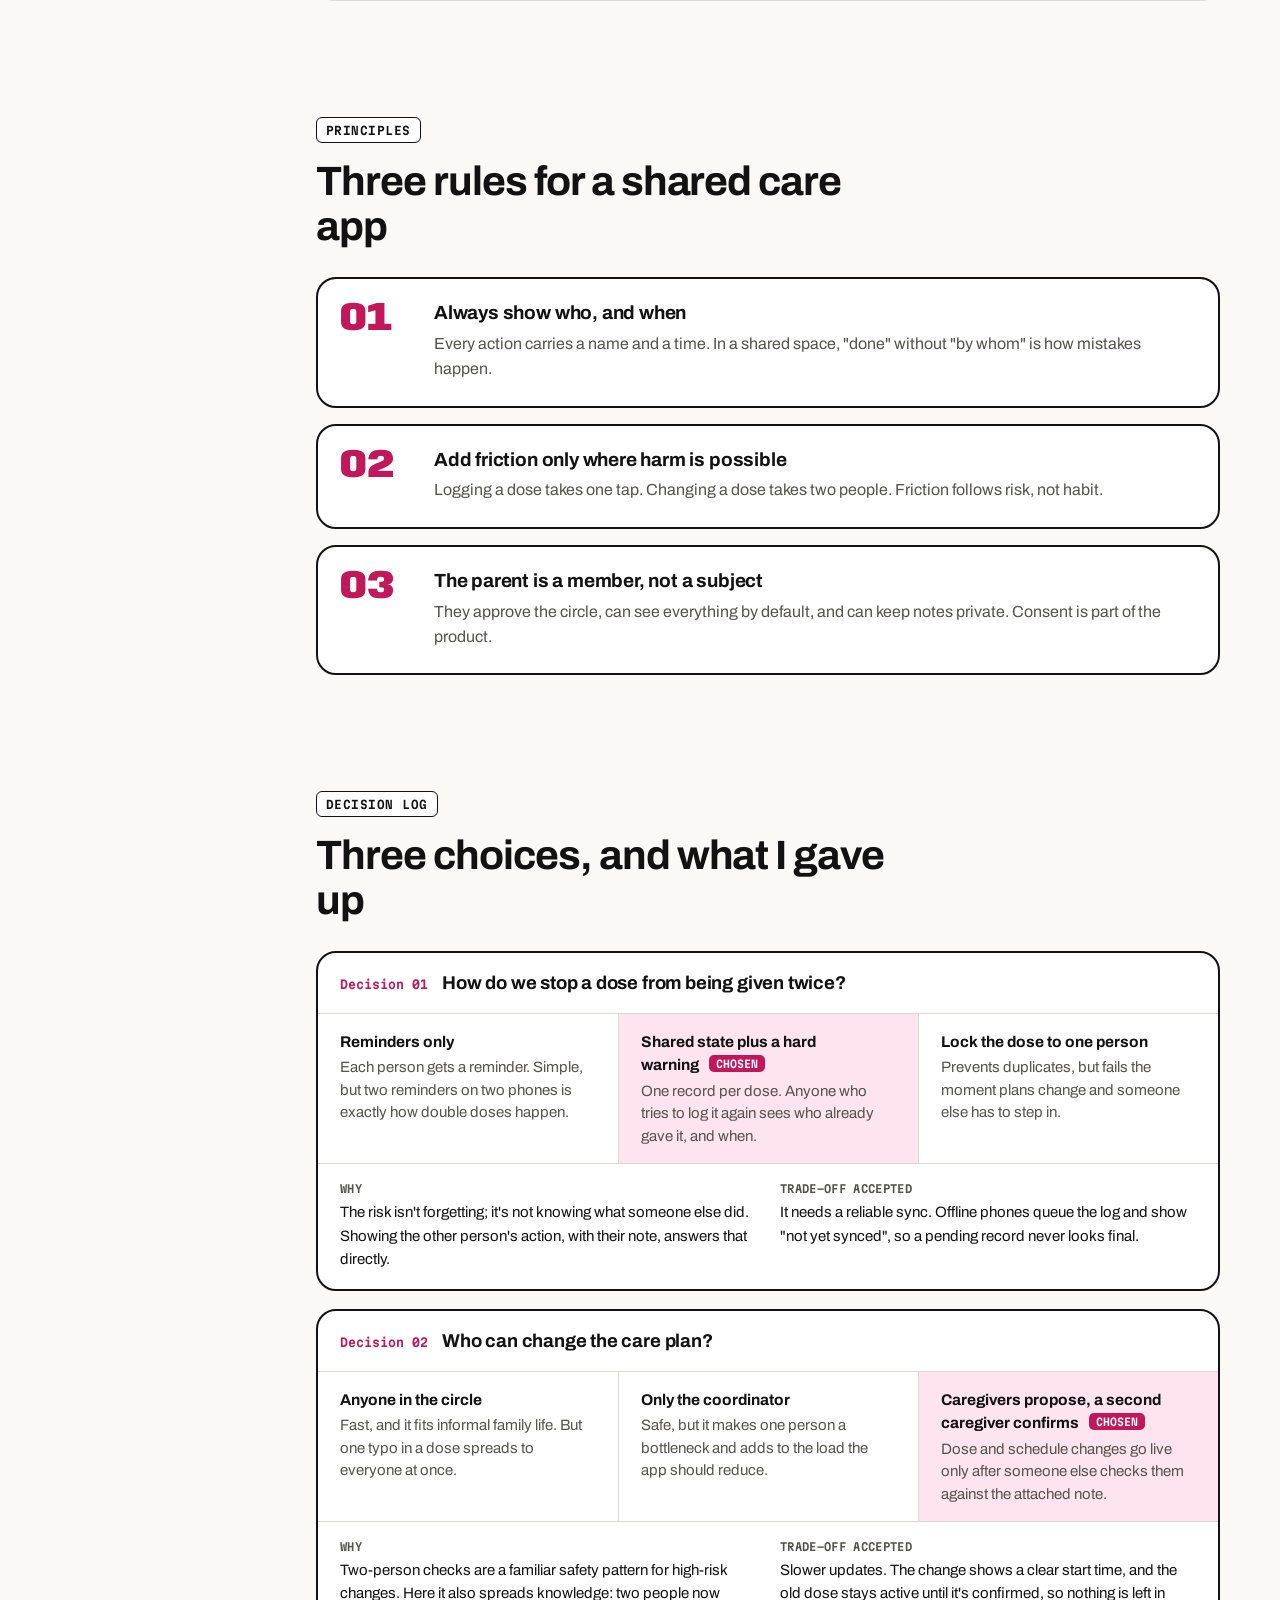
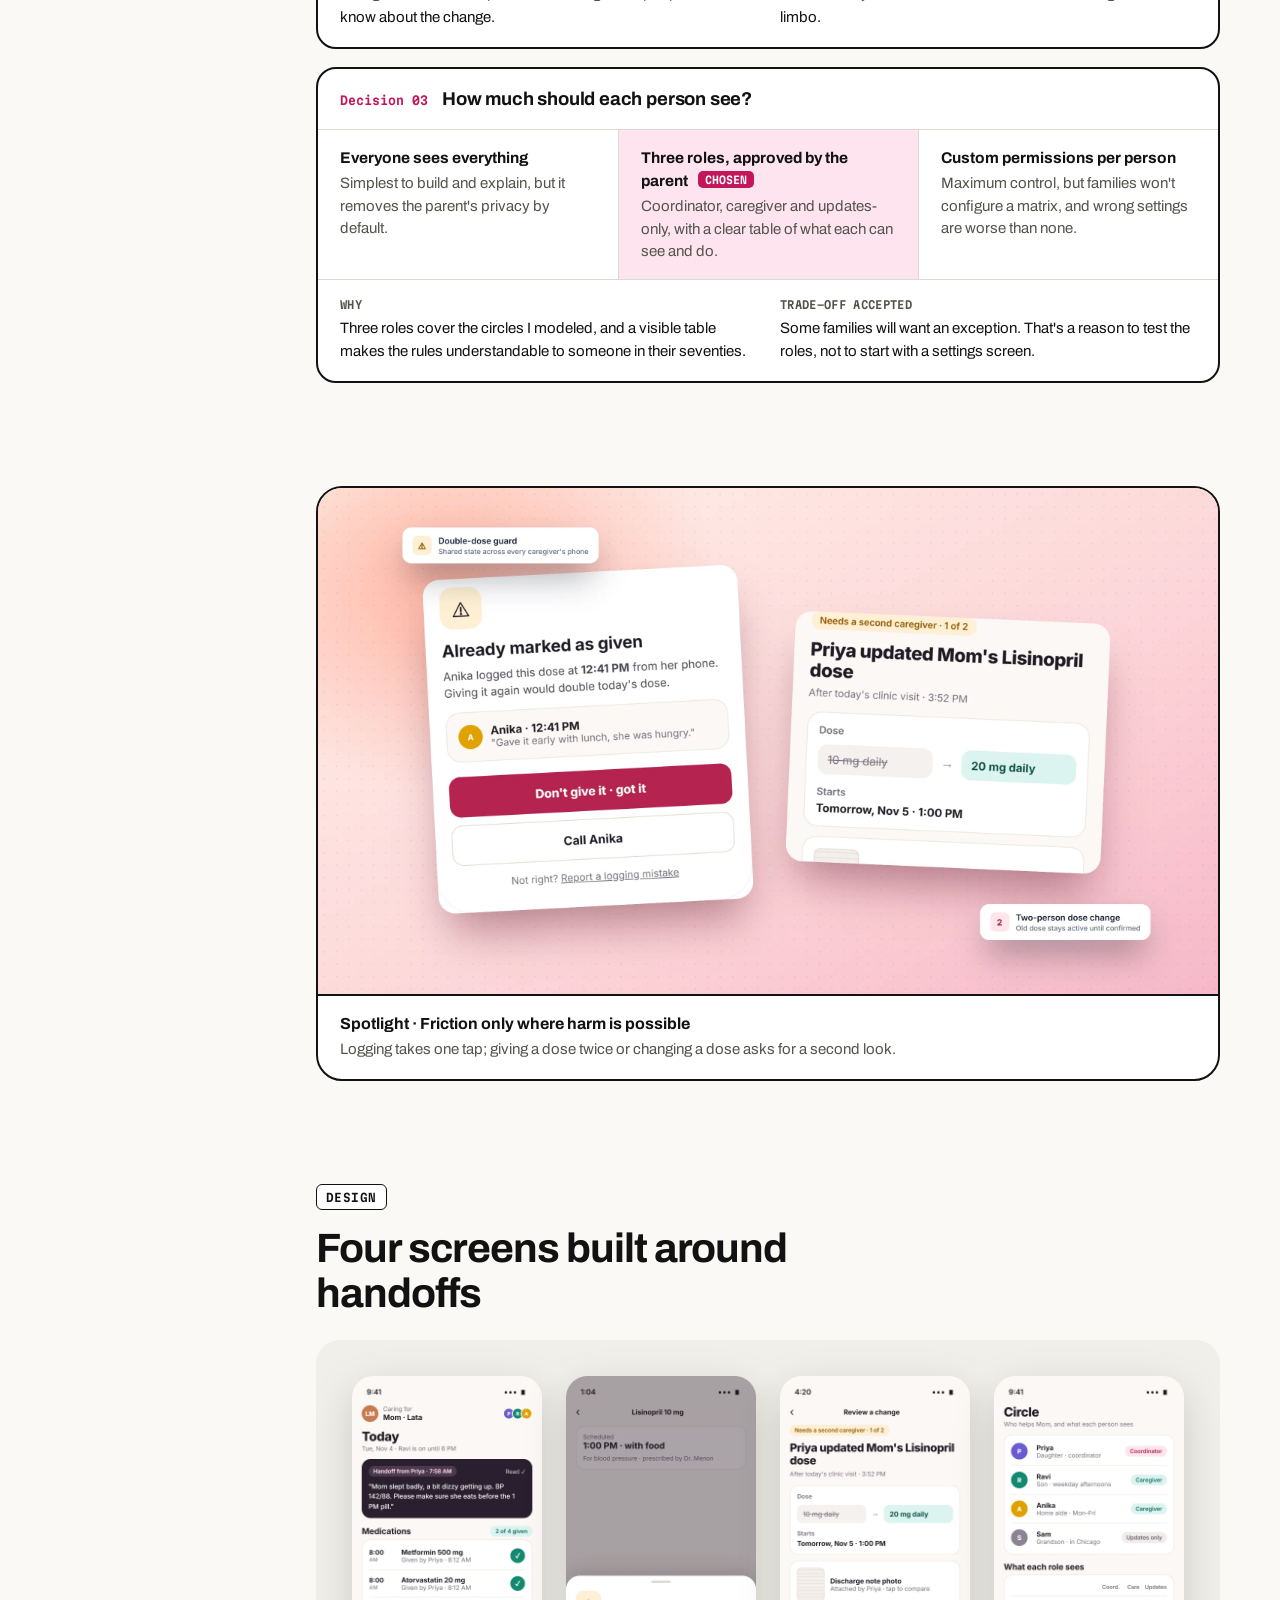
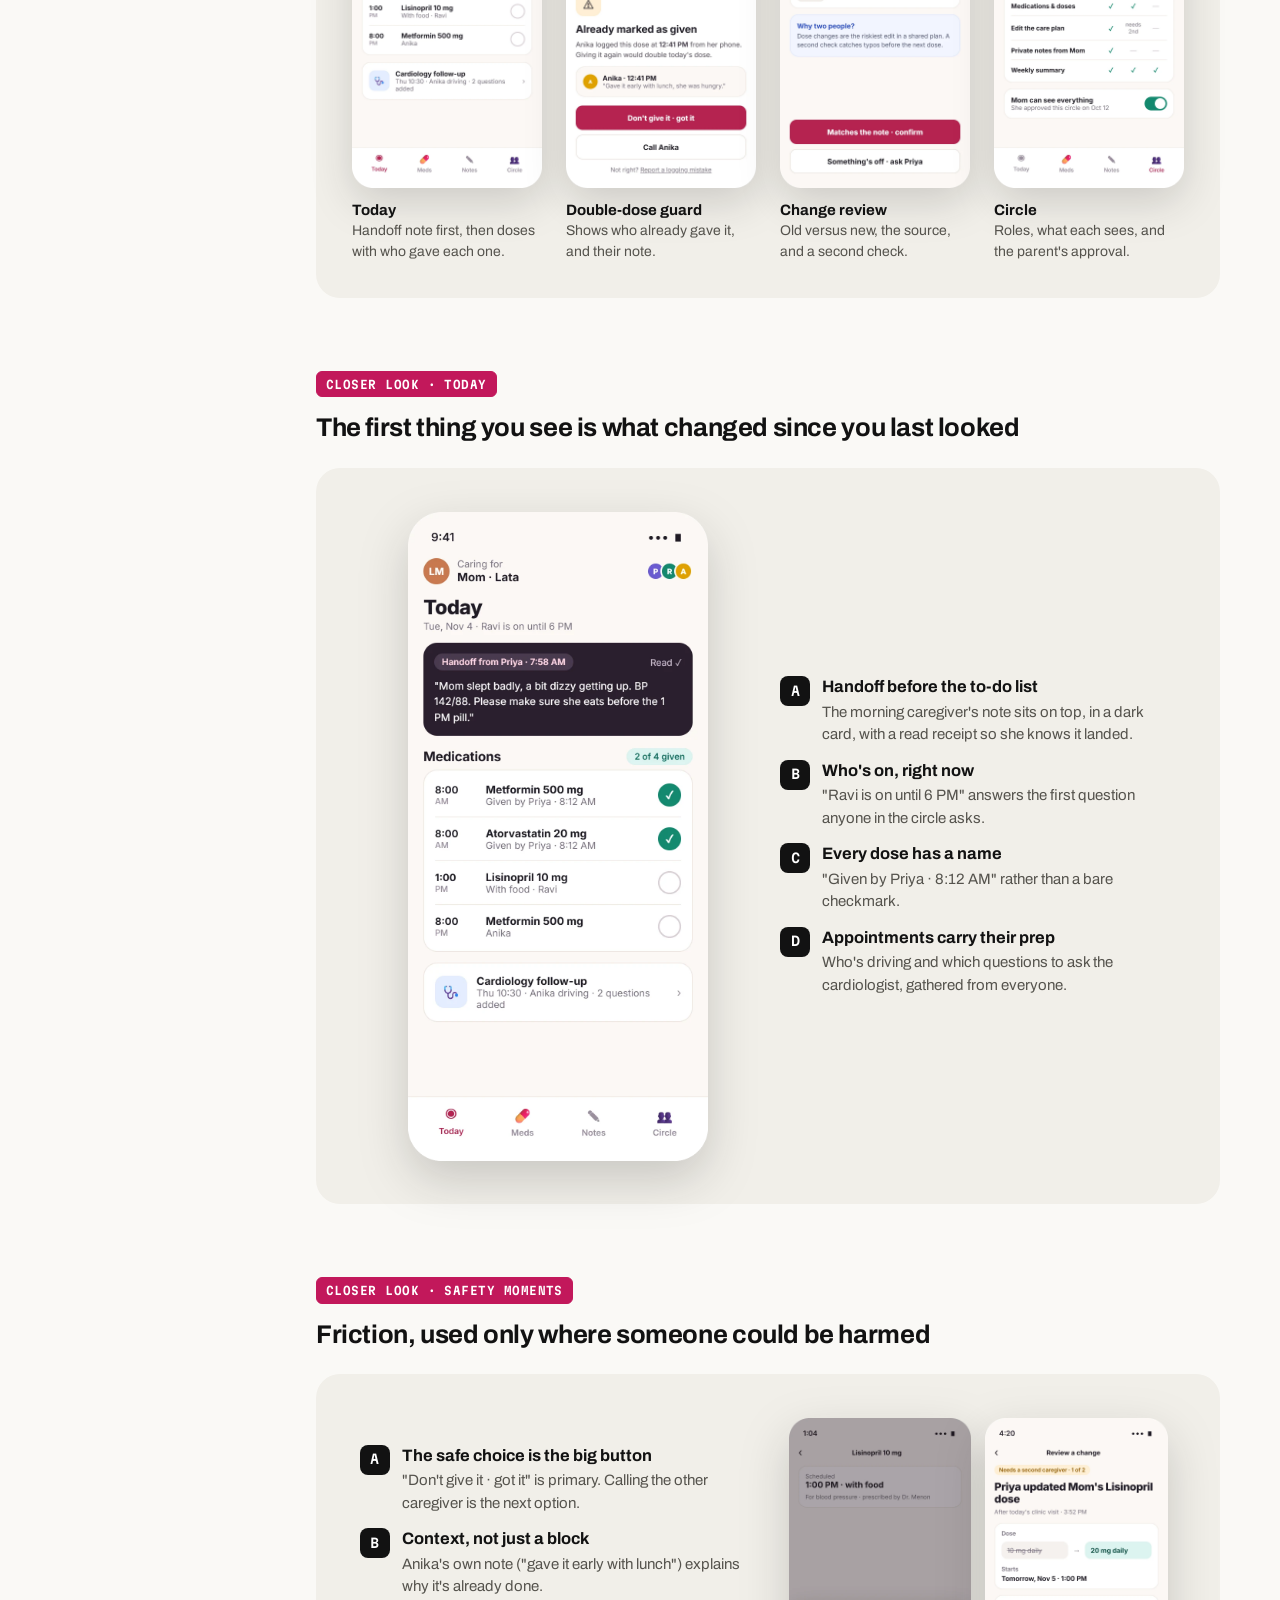
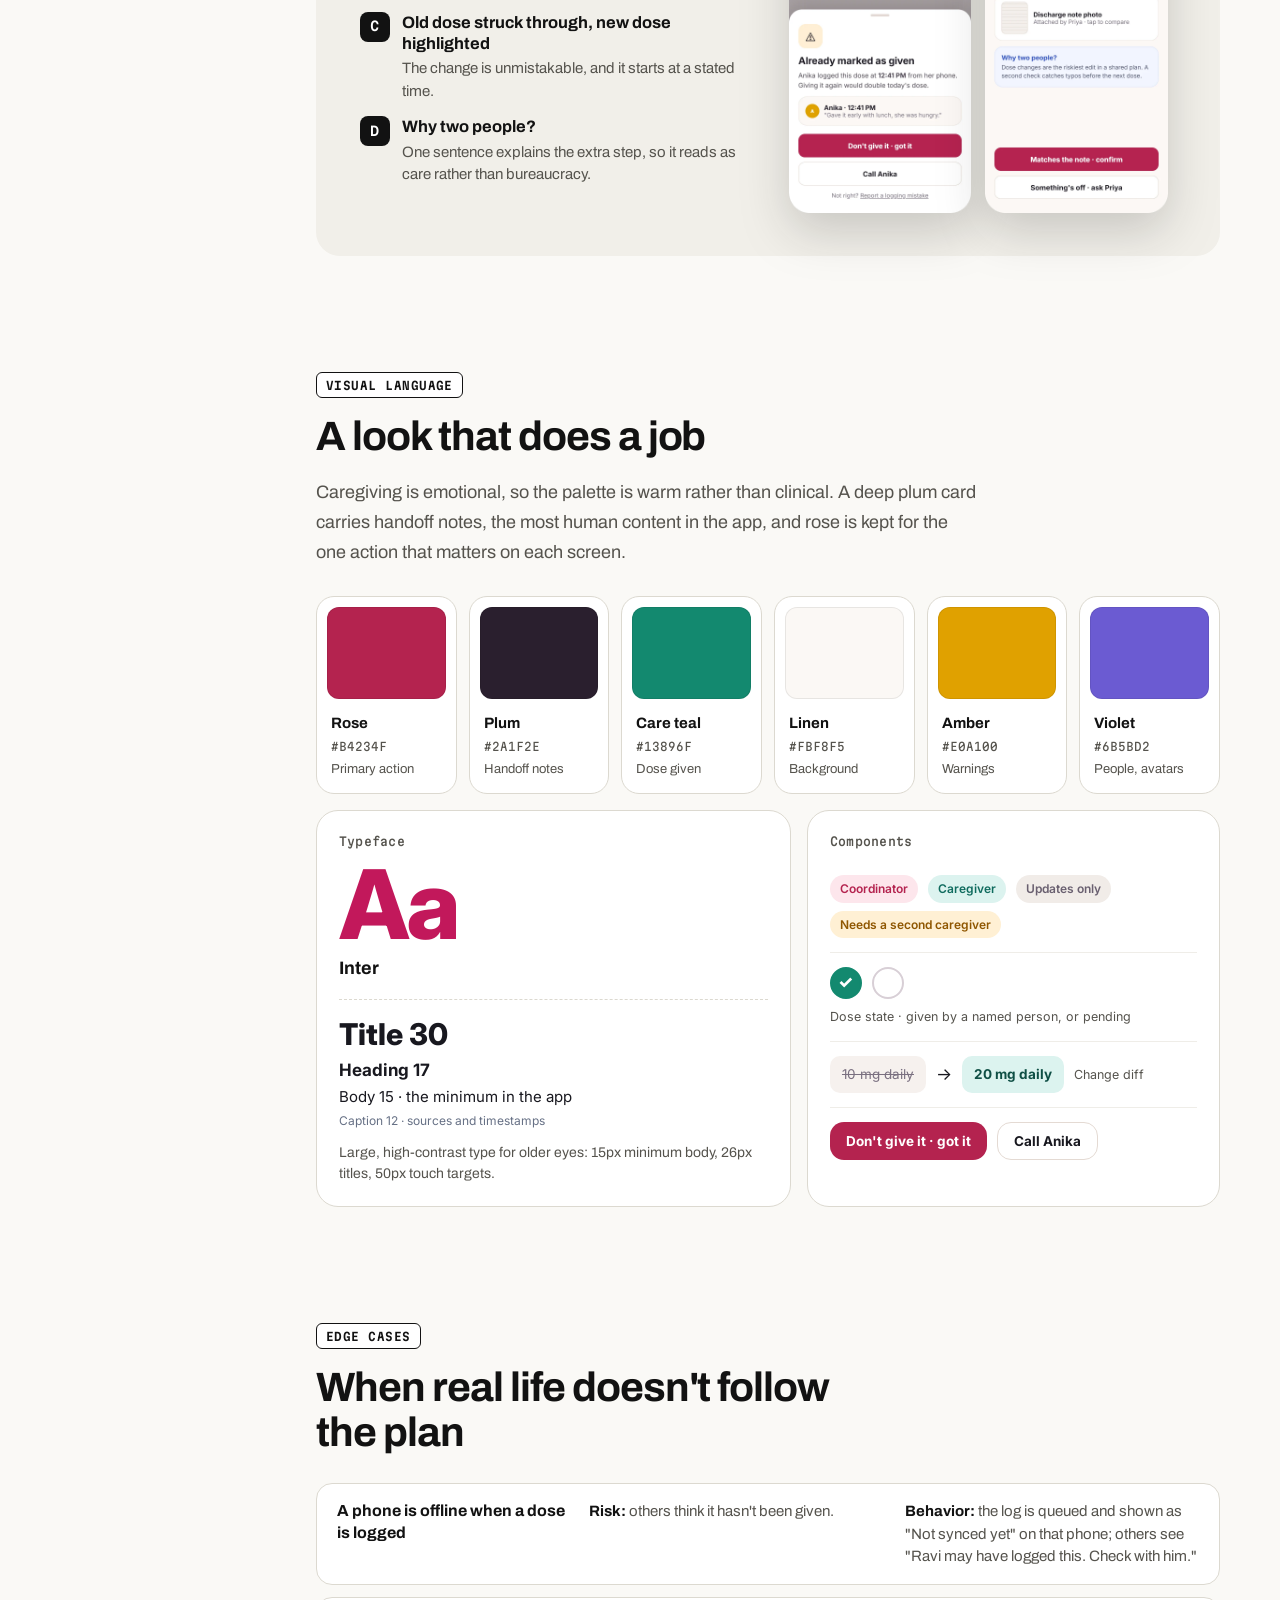
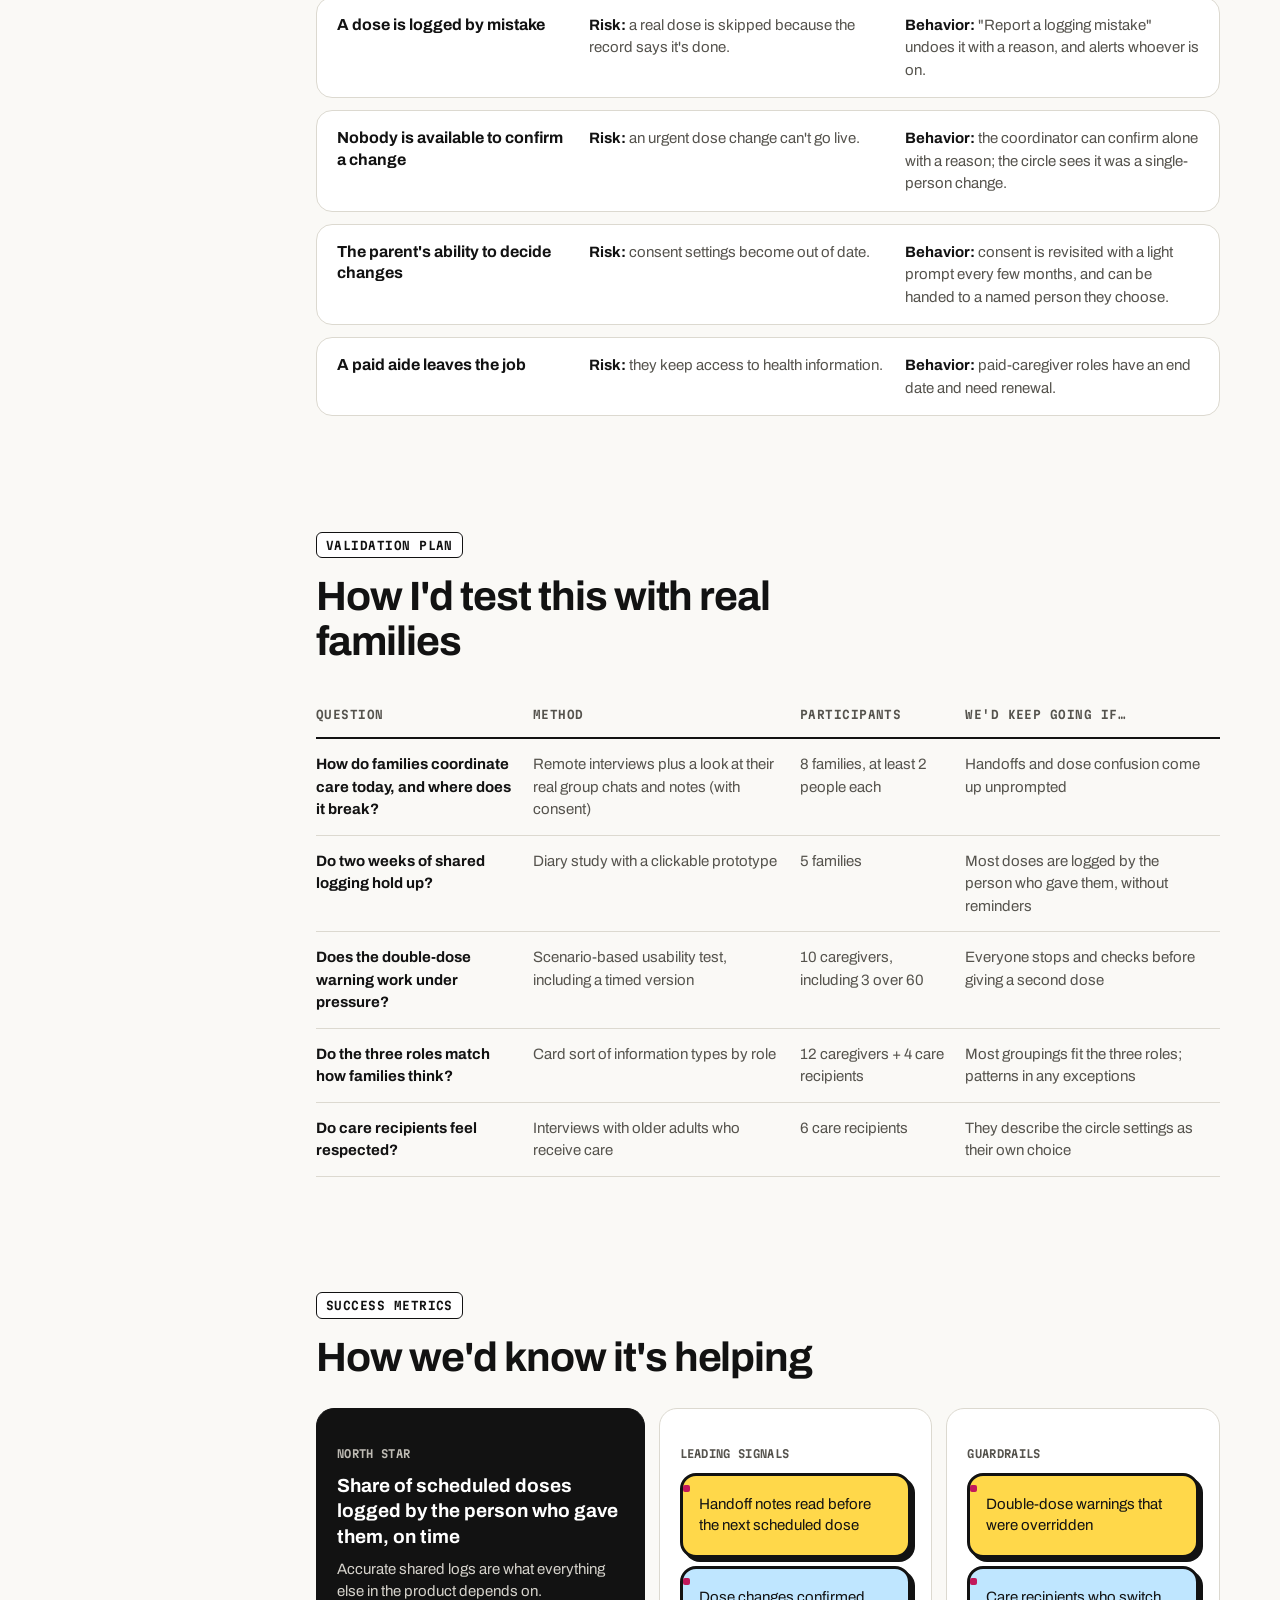
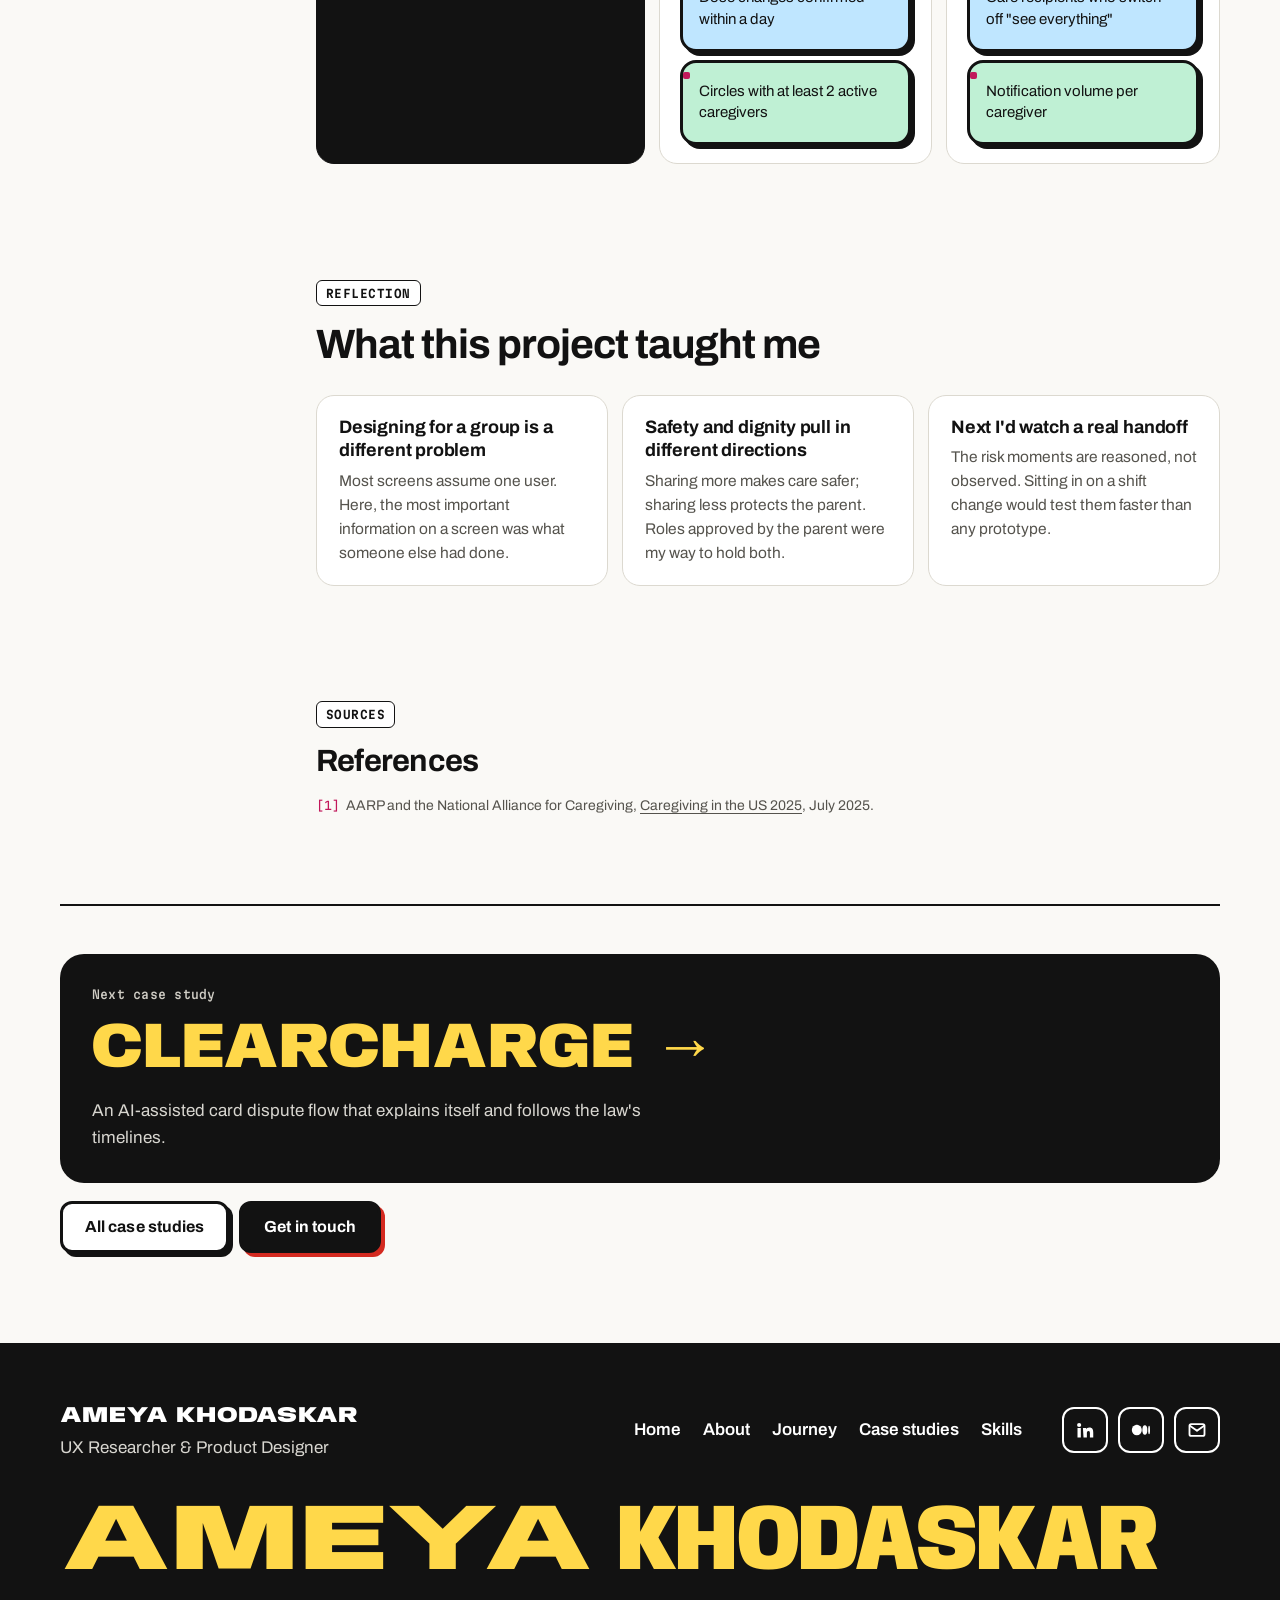
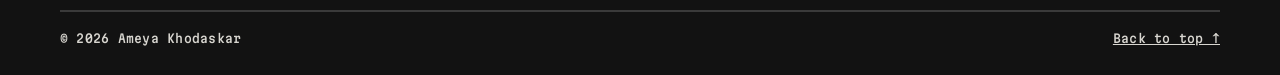
<file: case-studies/tandem-family-caregiving/index.html>
<!doctype html>
<html lang="en" class="no-js">
<head>
<meta charset="utf-8">
<meta name="viewport" content="width=device-width, initial-scale=1">
<title>Tandem: shared family caregiving case study | Ameya Khodaskar</title>
<meta name="description" content="A self-initiated concept: one shared care plan for families looking after a parent, designed around handoffs, double-dose prevention, two-person checks on dose changes and the care recipient's consent.">
<meta name="author" content="Ameya Khodaskar">
<meta name="theme-color" content="#d42a20">
<link rel="canonical" href="https://ameyakhodaskar.com/case-studies/tandem-family-caregiving/">
<meta property="og:type" content="article">
<meta property="og:site_name" content="Ameya Khodaskar">
<meta property="og:title" content="Tandem: shared family caregiving | Ameya Khodaskar">
<meta property="og:description" content="Multi-user mobile UX for families caring for a parent: handoffs, safety checks and consent.">
<meta property="og:url" content="https://ameyakhodaskar.com/case-studies/tandem-family-caregiving/">
<meta property="og:image" content="https://ameyakhodaskar.com/assets/images/case-studies/tandem/kv.webp">
<meta name="twitter:card" content="summary_large_image">
<link rel="icon" href="../../favicon.svg" type="image/svg+xml">
<link rel="apple-touch-icon" href="../../apple-touch-icon.png">
<link rel="preconnect" href="https://fonts.googleapis.com">
<link rel="preconnect" href="https://fonts.gstatic.com" crossorigin>
<link rel="stylesheet" href="https://fonts.googleapis.com/css2?family=Anybody:wdth,wght@50..150,500..900&amp;family=Archivo:wdth,wght@62..125,400..800&amp;family=Martian+Mono:wdth,wght@75..112.5,400..600&amp;family=Inter:wght@400;500;600;700&amp;display=swap">
<link rel="stylesheet" href="../../assets/css/style.css">
<link rel="stylesheet" href="../../assets/css/case.css">
<script>document.documentElement.classList.replace('no-js', 'js');</script>
</head>
<body class="cs-page acc-rose">
<a class="skip" href="#main">Skip to content</a>

<header class="topbar">
  <div class="wrap">
    <nav class="nav" aria-label="Primary">
      <a class="brand" href="../../" aria-label="Ameya Khodaskar, home">
        <span class="mono-mark" aria-hidden="true">AK</span>
        <span class="brand-name">Ameya Khodaskar<small>UX Researcher &amp; Product Designer</small></span>
      </a>
      <ul class="nav-links">
        <li><a href="../../#about">About</a></li>
        <li><a href="../../#experience">Journey</a></li>
        <li><a href="../../#projects">Case studies</a></li>
        <li><a href="../../#skills">Skills</a></li>
        <li><a href="../../#contact">Contact</a></li>
      </ul>
      <div class="nav-actions">
        <button class="btn btn-sm grid-toggle" type="button" aria-pressed="false" title="Show the layout grid (shortcut: G)">
          <svg viewBox="0 0 24 24" fill="none" stroke="currentColor" stroke-width="2.2" stroke-linecap="round" aria-hidden="true"><rect x="3" y="3" width="18" height="18" rx="2"/><path d="M9 3v18M15 3v18"/></svg>
          <span>Grid</span>
        </button>
        <a class="btn btn-sm btn-lemon" href="https://www.linkedin.com/in/ameya-khodaskar-071bb1207" target="_blank" rel="noopener">
          <svg viewBox="0 0 24 24" aria-hidden="true"><path fill="currentColor" d="M4.98 3.5a2.5 2.5 0 1 1 0 5 2.5 2.5 0 0 1 0-5zM3 9.5h4V21H3zM9.5 9.5h3.8v1.6h.06c.53-1 1.83-2.06 3.77-2.06 4.03 0 4.77 2.65 4.77 6.1V21h-4v-5.1c0-1.22-.02-2.78-1.7-2.78-1.7 0-1.96 1.33-1.96 2.7V21h-4z"/></svg>
          LinkedIn
        </a>
        <details class="menu">
          <summary aria-label="Menu">
            <svg viewBox="0 0 24 24" fill="none" stroke="currentColor" stroke-width="2.6" stroke-linecap="round" aria-hidden="true"><path d="M4 7h16M4 12h16M4 17h16"/></svg>
            <span>Menu</span>
          </summary>
          <div class="menu-panel">
            <a href="../../">Home <span>Top</span></a>
            <a href="../../#about">About <span>Profile</span></a>
            <a href="../../#experience">Journey <span>Role + study</span></a>
            <a href="../../#projects">Case studies <span>Six studies</span></a>
            <a href="../../#skills">Skills <span>Research / design</span></a>
            <a href="../../#contact">Contact <span>Email + LinkedIn</span></a>
          </div>
        </details>
      </div>
    </nav>
  </div>
</header>

<main id="main">

<section class="x-hero" aria-labelledby="cs-title">
  <div class="wrap">
    <p class="x-crumbs label"><span class="dot" aria-hidden="true"></span><a href="../../#projects">Case studies</a><span aria-hidden="true">/</span><span>Consumer health</span></p>
    <p class="x-kicker">Mobile app · Multi-user collaboration · Consumer health</p>
    <h1 id="cs-title" class="x-title">Tandem</h1>
    <p class="x-sub">One shared care plan for a family looking after a parent, so <em>nobody gives the same pill twice</em>.</p>
    <dl class="x-meta">
      <div><dt>Type</dt><dd>Self-initiated concept</dd></div>
      <div><dt>My role</dt><dd>Solo: research synthesis, interaction design, UI</dd></div>
      <div><dt>Platform</dt><dd>iOS and Android app</dd></div>
      <div><dt>Methods</dt><dd>Secondary research, moment mapping, permission modeling, decision log</dd></div>
    </dl>
    <figure class="kv-hero"><img src="../../assets/images/case-studies/tandem/kv.webp" width="2400" height="1500" alt="Tandem key visual: three phones showing Today, Circle and the double-dose warning, with floating cards" fetchpriority="high"></figure>
    <p class="x-flag"><b>Concept project</b><span>I didn't interview caregivers for this project. The scale of the problem comes from a published national study (sources at the end), and the design choices are reasoned from the coordination risks it describes. The validation plan shows how I'd test it with real families. All people and prescriptions in the screens are fictional.</span></p>
  </div>
</section>

<div class="wrap x-layout">
  <nav class="x-toc" aria-label="On this page">
    <p>On this page</p>
    <ol>
      <li><a href="#overview">Overview</a></li>
      <li><a href="#problem">Problem</a></li>
      <li><a href="#people">The circle</a></li>
      <li><a href="#moments">Risk moments</a></li>
      <li><a href="#principles">Principles</a></li>
      <li><a href="#decisions">Decisions</a></li>
      <li><a href="#design">Design</a></li>
      <li><a href="#visual">Visual language</a></li>
      <li><a href="#edges">Edge cases</a></li>
      <li><a href="#validation">Validation plan</a></li>
      <li><a href="#metrics">Metrics</a></li>
      <li><a href="#reflection">Reflection</a></li>
    </ol>
  </nav>

  <div class="x-main">

    <section id="overview" class="blk" aria-labelledby="h-overview">
      <p class="tag2">Overview</p>
      <h2 id="h-overview" class="x-h">Long story short</h2>
      <dl class="rows">
        <div class="row"><dt>Context</dt><dd>When a parent needs daily care, it's rarely one person's job. Siblings split shifts, a home aide covers weekdays, a grandchild helps from another city. They coordinate in group chats, on fridge notes and by phone.</dd></div>
        <div class="row"><dt>Problem</dt><dd>The care is shared, but the information isn't. The dangerous moments are the handoffs: <b>a dose given twice</b>, <b>a dose change only one person heard</b>, or <b>a symptom mentioned in a chat</b> that the next person never reads.</dd></div>
        <div class="row"><dt>My role</dt><dd><ul><li>Framed the problem from national caregiving data and mapped the <b>moments where shared care goes wrong</b>.</li><li>Modeled <b>roles and permissions</b> for a family, including the parent's own consent.</li><li>Designed the core flows and wrote the <b>decision log</b>, edge cases and validation plan.</li></ul></dd></div>
        <div class="row"><dt>Solution</dt><dd>A shared "Today" view with <b>who did what, and when</b>; a <b>double-dose guard</b> that works across phones; <b>two-person review</b> for dose changes; and a <b>circle</b> with roles the parent approves.</dd></div>
        <div class="row"><dt>Deliverables</dt><dd>Risk-moment map, permission model, decision log, 4 high-fidelity screens, edge-case behavior, a validation plan and metrics.</dd></div>
      </dl>
    </section>

    <section id="problem" class="blk" aria-labelledby="h-problem">
      <p class="tag2">The problem</p>
      <h2 id="h-problem" class="x-h">A quarter of adults are caregivers, and most do it alongside a job</h2>
      <p class="x-p">AARP and the National Alliance for Caregiving's 2025 report, <i>Caregiving in the US</i>, describes how large and how demanding family caregiving has become<sup class="ref"><a href="#src">1</a></sup>:</p>
      <div class="stats">
        <div class="stat"><b>63M</b><span>Americans are family caregivers, about 1 in 4 adults</span><small>AARP / NAC 2025 [1]</small></div>
        <div class="stat"><b>+45%</b><span>more caregivers than a decade earlier</span><small>AARP / NAC 2025 [1]</small></div>
        <div class="stat"><b>6 in 10</b><span>also work, and half of those report work disruptions</span><small>AARP / NAC 2025 [1]</small></div>
        <div class="stat"><b>~1 in 4</b><span>provide 40 or more hours of care a week</span><small>AARP / NAC 2025 [1]</small></div>
      </div>
      <p class="x-p" style="margin-top:28px">Caregivers who also work, or who care for children too, can't be present all the time. So care gets split, and every split creates a handoff. Most consumer apps in this space are built for one person tracking their own medication. They don't model several people acting on one person's care.</p>
      <div class="hmw2"><p class="label">How might we</p><p>How might we let several people share one person's care, so each of them always knows what's been done, what's changed and what's next, without taking away the parent's say?</p></div>
    </section>

    <section id="people" class="blk" aria-labelledby="h-people">
      <p class="tag2">The circle</p>
      <h2 id="h-people" class="x-h">One person cared for, many people caring</h2>
      <p class="x-p">The core design problem is that the "user" is a group. I modeled a typical circle as roles, not individuals, because the same person can be a coordinator in one family and a weekend helper in another.</p>
      <div class="methods">
        <div class="method"><b>01</b><span>The parent · care recipient</span><p>Their health, their data, their home. Needs dignity and a real say in who sees what, not to be managed around.</p></div>
        <div class="method"><b>02</b><span>Coordinator</span><p>Usually one adult child. Holds the plan, talks to doctors, and carries the mental load of making sure nothing is missed.</p></div>
        <div class="method"><b>03</b><span>Hands-on caregivers</span><p>Siblings on shifts, a paid aide. Need to know right now what's due, what's been done and what happened since they last looked.</p></div>
        <div class="method"><b>04</b><span>Updates only</span><p>Family further away. Want to help and stay informed without touching anything clinical.</p></div>
      </div>
    </section>

    <section id="moments" class="blk" aria-labelledby="h-moments">
      <p class="tag2">Risk moments</p>
      <h2 id="h-moments" class="x-h">Where shared care goes wrong</h2>
      <p class="x-p">Instead of a full journey map, I focused on the specific moments where information gets lost between people, and what each moment needs from the product.</p>
      <div class="chain">
        <div><p><b>Moment</b>Two people both think a dose is theirs to give.</p><span class="ar" aria-hidden="true">→</span><p><b>What goes wrong</b>The parent gets a double dose, or none, and nobody notices until later.</p><span class="ar" aria-hidden="true">→</span><p><b>Product response</b>Each dose has an owner and a live "given by" record. Trying to give it again triggers a warning.</p></div>
        <div><p><b>Moment</b>A doctor changes a dose during a visit only one person attended.</p><span class="ar" aria-hidden="true">→</span><p><b>What goes wrong</b>Others keep following the old plan, or the change is entered with a typo.</p><span class="ar" aria-hidden="true">→</span><p><b>Product response</b>Dose changes need a second caregiver to confirm against the attached note before they take effect.</p></div>
        <div><p><b>Moment</b>Shift change: "Mom was dizzy this morning."</p><span class="ar" aria-hidden="true">→</span><p><b>What goes wrong</b>It's buried in a group chat between photos and logistics.</p><span class="ar" aria-hidden="true">→</span><p><b>Product response</b>A handoff note pinned to the top of Today, with a read receipt.</p></div>
        <div><p><b>Moment</b>A relative wants to help but sees everything, including private notes.</p><span class="ar" aria-hidden="true">→</span><p><b>What goes wrong</b>The parent loses privacy, or the family over-shares to stay "in the loop."</p><span class="ar" aria-hidden="true">→</span><p><b>Product response</b>Role-based visibility, approved by the parent, with an "updates only" role.</p></div>
      </div>
    </section>

    <section id="principles" class="blk" aria-labelledby="h-principles">
      <p class="tag2">Principles</p>
      <h2 id="h-principles" class="x-h">Three rules for a shared care app</h2>
      <div class="insights">
        <div class="insight"><span class="n">01</span><div><h4>Always show who, and when</h4><p>Every action carries a name and a time. In a shared space, "done" without "by whom" is how mistakes happen.</p></div></div>
        <div class="insight"><span class="n">02</span><div><h4>Add friction only where harm is possible</h4><p>Logging a dose takes one tap. Changing a dose takes two people. Friction follows risk, not habit.</p></div></div>
        <div class="insight"><span class="n">03</span><div><h4>The parent is a member, not a subject</h4><p>They approve the circle, can see everything by default, and can keep notes private. Consent is part of the product.</p></div></div>
      </div>
    </section>

    <section id="decisions" class="blk" aria-labelledby="h-decisions">
      <p class="tag2">Decision log</p>
      <h2 id="h-decisions" class="x-h">Three choices, and what I gave up</h2>
      <div class="decide">
        <article class="dec">
          <div class="dec-h"><i>Decision 01</i><h4>How do we stop a dose from being given twice?</h4></div>
          <div class="dec-o">
            <div class="no"><b>Reminders only</b>Each person gets a reminder. Simple, but two reminders on two phones is exactly how double doses happen.</div>
            <div class="pick"><b>Shared state plus a hard warning</b>One record per dose. Anyone who tries to log it again sees who already gave it, and when.</div>
            <div class="no"><b>Lock the dose to one person</b>Prevents duplicates, but fails the moment plans change and someone else has to step in.</div>
          </div>
          <div class="dec-w"><p><b>Why</b>The risk isn't forgetting; it's not knowing what someone else did. Showing the other person's action, with their note, answers that directly.</p><p><b>Trade-off accepted</b>It needs a reliable sync. Offline phones queue the log and show "not yet synced", so a pending record never looks final.</p></div>
        </article>
        <article class="dec">
          <div class="dec-h"><i>Decision 02</i><h4>Who can change the care plan?</h4></div>
          <div class="dec-o">
            <div class="no"><b>Anyone in the circle</b>Fast, and it fits informal family life. But one typo in a dose spreads to everyone at once.</div>
            <div class="no"><b>Only the coordinator</b>Safe, but it makes one person a bottleneck and adds to the load the app should reduce.</div>
            <div class="pick"><b>Caregivers propose, a second caregiver confirms</b>Dose and schedule changes go live only after someone else checks them against the attached note.</div>
          </div>
          <div class="dec-w"><p><b>Why</b>Two-person checks are a familiar safety pattern for high-risk changes. Here it also spreads knowledge: two people now know about the change.</p><p><b>Trade-off accepted</b>Slower updates. The change shows a clear start time, and the old dose stays active until it's confirmed, so nothing is left in limbo.</p></div>
        </article>
        <article class="dec">
          <div class="dec-h"><i>Decision 03</i><h4>How much should each person see?</h4></div>
          <div class="dec-o">
            <div class="no"><b>Everyone sees everything</b>Simplest to build and explain, but it removes the parent's privacy by default.</div>
            <div class="pick"><b>Three roles, approved by the parent</b>Coordinator, caregiver and updates-only, with a clear table of what each can see and do.</div>
            <div class="no"><b>Custom permissions per person</b>Maximum control, but families won't configure a matrix, and wrong settings are worse than none.</div>
          </div>
          <div class="dec-w"><p><b>Why</b>Three roles cover the circles I modeled, and a visible table makes the rules understandable to someone in their seventies.</p><p><b>Trade-off accepted</b>Some families will want an exception. That's a reason to test the roles, not to start with a settings screen.</p></div>
        </article>
      </div>
    </section>

    <figure class="spot reveal"><img src="../../assets/images/case-studies/tandem/sp.webp" width="2400" height="1350" alt="Close-up of the double-dose warning sheet and the two-person dose change review" loading="lazy"><figcaption><b>Spotlight · Friction only where harm is possible</b>Logging takes one tap; giving a dose twice or changing a dose asks for a second look.</figcaption></figure>

    <section id="design" class="blk" aria-labelledby="h-design">
      <p class="tag2">Design</p>
      <h2 id="h-design" class="x-h">Four screens built around handoffs</h2>
      <div class="shots" style="--n:4">
        <figure><img src="../../assets/images/case-studies/tandem/t1.webp" width="780" height="1688" alt="Today screen" loading="lazy"><figcaption><b>Today</b>Handoff note first, then doses with who gave each one.</figcaption></figure>
        <figure><img src="../../assets/images/case-studies/tandem/t2.webp" width="780" height="1688" alt="Double-dose warning" loading="lazy"><figcaption><b>Double-dose guard</b>Shows who already gave it, and their note.</figcaption></figure>
        <figure><img src="../../assets/images/case-studies/tandem/t3.webp" width="780" height="1688" alt="Dose change review" loading="lazy"><figcaption><b>Change review</b>Old versus new, the source, and a second check.</figcaption></figure>
        <figure><img src="../../assets/images/case-studies/tandem/t4.webp" width="780" height="1688" alt="Circle and permissions" loading="lazy"><figcaption><b>Circle</b>Roles, what each sees, and the parent's approval.</figcaption></figure>
      </div>

      <div class="int">
        <p class="tag2 acc">Closer look · Today</p>
        <h3 class="x-h3">The first thing you see is what changed since you last looked</h3>
        <div class="anno">
          <figure><img class="solo" src="../../assets/images/case-studies/tandem/t1.webp" width="780" height="1688" alt="Today screen" loading="lazy"></figure>
          <div class="callouts">
            <div class="callout"><i>A</i><div><b>Handoff before the to-do list</b><span>The morning caregiver's note sits on top, in a dark card, with a read receipt so she knows it landed.</span></div></div>
            <div class="callout"><i>B</i><div><b>Who's on, right now</b><span>"Ravi is on until 6 PM" answers the first question anyone in the circle asks.</span></div></div>
            <div class="callout"><i>C</i><div><b>Every dose has a name</b><span>"Given by Priya · 8:12 AM" rather than a bare checkmark.</span></div></div>
            <div class="callout"><i>D</i><div><b>Appointments carry their prep</b><span>Who's driving and which questions to ask the cardiologist, gathered from everyone.</span></div></div>
          </div>
        </div>
      </div>

      <div class="int">
        <p class="tag2 acc">Closer look · Safety moments</p>
        <h3 class="x-h3">Friction, used only where someone could be harmed</h3>
        <div class="anno flip">
          <figure><img class="ph" src="../../assets/images/case-studies/tandem/t2.webp" width="780" height="1688" alt="Double-dose warning" loading="lazy"><img class="ph" src="../../assets/images/case-studies/tandem/t3.webp" width="780" height="1688" alt="Dose change review" loading="lazy"></figure>
          <div class="callouts">
            <div class="callout"><i>A</i><div><b>The safe choice is the big button</b><span>"Don't give it · got it" is primary. Calling the other caregiver is the next option.</span></div></div>
            <div class="callout"><i>B</i><div><b>Context, not just a block</b><span>Anika's own note ("gave it early with lunch") explains why it's already done.</span></div></div>
            <div class="callout"><i>C</i><div><b>Old dose struck through, new dose highlighted</b><span>The change is unmistakable, and it starts at a stated time.</span></div></div>
            <div class="callout"><i>D</i><div><b>Why two people?</b><span>One sentence explains the extra step, so it reads as care rather than bureaucracy.</span></div></div>
          </div>
        </div>
      </div>
    </section>

    <section id="visual" class="blk" aria-labelledby="h-visual">
      <p class="tag2">Visual language</p>
      <h2 id="h-visual" class="x-h">A look that does a job</h2>
      <p class="x-p">Caregiving is emotional, so the palette is warm rather than clinical. A deep plum card carries handoff notes, the most human content in the app, and rose is kept for the one action that matters on each screen.</p>
      <div class="vl">
        <div class="vl-pal"><div class="sw"><i style="background:#b4234f"></i><b>Rose</b><span>#b4234f</span><small>Primary action</small></div><div class="sw"><i style="background:#2a1f2e"></i><b>Plum</b><span>#2a1f2e</span><small>Handoff notes</small></div><div class="sw"><i style="background:#13896f"></i><b>Care teal</b><span>#13896f</span><small>Dose given</small></div><div class="sw"><i style="background:#fbf8f5"></i><b>Linen</b><span>#fbf8f5</span><small>Background</small></div><div class="sw"><i style="background:#e0a100"></i><b>Amber</b><span>#e0a100</span><small>Warnings</small></div><div class="sw"><i style="background:#6b5bd2"></i><b>Violet</b><span>#6b5bd2</span><small>People, avatars</small></div></div>
        <div class="vl-type"><p class="label">Typeface</p><p class="ty-big" style="font-family:Inter,sans-serif">Aa</p><p class="ty-name">Inter</p><p class="ty-scale" style="font-family:Inter,sans-serif"><span style="font-size:30px;font-weight:800">Title 30</span><span style="font-size:17px;font-weight:700">Heading 17</span><span style="font-size:15px">Body 15 · the minimum in the app</span><span style="font-size:12px;color:#667085">Caption 12 · sources and timestamps</span></p><p class="ty-note">Large, high-contrast type for older eyes: 15px minimum body, 26px titles, 50px touch targets.</p></div>
        <div class="vl-cmp" style="font-family:Inter,sans-serif"><p class="label">Components</p><div class="cmp-row"><span class="pl" style="background:#fde6ec;color:#b4234f">Coordinator</span><span class="pl" style="background:#dcf3ef;color:#0f6b5e">Caregiver</span><span class="pl" style="background:#f1ece8;color:#6a6070">Updates only</span><span class="pl" style="background:#fff0d4;color:#8f5600">Needs a second caregiver</span></div>
<div class="cmp-row"><span class="ckb on">✓</span><span class="ckb"></span><small>Dose state · given by a named person, or pending</small></div>
<div class="cmp-row"><span class="df o">10 mg daily</span><span>→</span><span class="df n">20 mg daily</span><small>Change diff</small></div>
<div class="cmp-row"><span class="bt" style="background:#b4234f;color:#fff;border-radius:14px">Don't give it · got it</span><span class="bt" style="background:#fff;border:1.5px solid #e4dad3;border-radius:14px">Call Anika</span></div></div>
      </div>
    </section>

    <section id="edges" class="blk" aria-labelledby="h-edges">
      <p class="tag2">Edge cases</p>
      <h2 id="h-edges" class="x-h">When real life doesn't follow the plan</h2>
      <div class="edge">
        <div><b>A phone is offline when a dose is logged</b><p><em>Risk:</em> others think it hasn't been given.</p><p><em>Behavior:</em> the log is queued and shown as "Not synced yet" on that phone; others see "Ravi may have logged this. Check with him."</p></div>
        <div><b>A dose is logged by mistake</b><p><em>Risk:</em> a real dose is skipped because the record says it's done.</p><p><em>Behavior:</em> "Report a logging mistake" undoes it with a reason, and alerts whoever is on.</p></div>
        <div><b>Nobody is available to confirm a change</b><p><em>Risk:</em> an urgent dose change can't go live.</p><p><em>Behavior:</em> the coordinator can confirm alone with a reason; the circle sees it was a single-person change.</p></div>
        <div><b>The parent's ability to decide changes</b><p><em>Risk:</em> consent settings become out of date.</p><p><em>Behavior:</em> consent is revisited with a light prompt every few months, and can be handed to a named person they choose.</p></div>
        <div><b>A paid aide leaves the job</b><p><em>Risk:</em> they keep access to health information.</p><p><em>Behavior:</em> paid-caregiver roles have an end date and need renewal.</p></div>
      </div>
    </section>

    <section id="validation" class="blk" aria-labelledby="h-validation">
      <p class="tag2">Validation plan</p>
      <h2 id="h-validation" class="x-h">How I'd test this with real families</h2>
      <div class="trade">
        <table>
          <thead><tr><th scope="col">Question</th><th scope="col">Method</th><th scope="col">Participants</th><th scope="col">We'd keep going if…</th></tr></thead>
          <tbody>
            <tr><th scope="row">How do families coordinate care today, and where does it break?</th><td>Remote interviews plus a look at their real group chats and notes (with consent)</td><td>8 families, at least 2 people each</td><td>Handoffs and dose confusion come up unprompted</td></tr>
            <tr><th scope="row">Do two weeks of shared logging hold up?</th><td>Diary study with a clickable prototype</td><td>5 families</td><td>Most doses are logged by the person who gave them, without reminders</td></tr>
            <tr><th scope="row">Does the double-dose warning work under pressure?</th><td>Scenario-based usability test, including a timed version</td><td>10 caregivers, including 3 over 60</td><td>Everyone stops and checks before giving a second dose</td></tr>
            <tr><th scope="row">Do the three roles match how families think?</th><td>Card sort of information types by role</td><td>12 caregivers + 4 care recipients</td><td>Most groupings fit the three roles; patterns in any exceptions</td></tr>
            <tr><th scope="row">Do care recipients feel respected?</th><td>Interviews with older adults who receive care</td><td>6 care recipients</td><td>They describe the circle settings as their own choice</td></tr>
          </tbody>
        </table>
      </div>
    </section>

    <section id="metrics" class="blk" aria-labelledby="h-metrics">
      <p class="tag2">Success metrics</p>
      <h2 id="h-metrics" class="x-h">How we'd know it's helping</h2>
      <div class="metrics">
        <div class="metric ns"><h5>North star</h5><p>Share of scheduled doses logged by the person who gave them, on time</p><p>Accurate shared logs are what everything else in the product depends on.</p></div>
        <div class="metric"><h5>Leading signals</h5><ul><li>Handoff notes read before the next scheduled dose</li><li>Dose changes confirmed within a day</li><li>Circles with at least 2 active caregivers</li></ul></div>
        <div class="metric"><h5>Guardrails</h5><ul><li>Double-dose warnings that were overridden</li><li>Care recipients who switch off "see everything"</li><li>Notification volume per caregiver</li></ul></div>
      </div>
    </section>

    <section id="reflection" class="blk" aria-labelledby="h-reflection">
      <p class="tag2">Reflection</p>
      <h2 id="h-reflection" class="x-h">What this project taught me</h2>
      <div class="take">
        <div><b>Designing for a group is a different problem</b><p>Most screens assume one user. Here, the most important information on a screen was what someone else had done.</p></div>
        <div><b>Safety and dignity pull in different directions</b><p>Sharing more makes care safer; sharing less protects the parent. Roles approved by the parent were my way to hold both.</p></div>
        <div><b>Next I'd watch a real handoff</b><p>The risk moments are reasoned, not observed. Sitting in on a shift change would test them faster than any prototype.</p></div>
      </div>
    </section>

    <section id="src" class="blk" aria-labelledby="h-src" style="padding-bottom:24px">
      <p class="tag2">Sources</p>
      <h2 id="h-src" class="x-h" style="font-size:clamp(24px,2.4vw,32px)">References</h2>
      <ol class="refs">
        <li><span>AARP and the National Alliance for Caregiving, <a href="https://www.aarp.org/press/releases/2025-07-24-new-report-reveals-crisis-point-for-americas-63-million-family-caregivers.html" target="_blank" rel="noopener">Caregiving in the US 2025</a>, July 2025.</span></li>
      </ol>
    </section>

  </div>
</div>

<section class="wrap next-x" aria-label="Next case study">
  <a class="card-n" href="../clearcharge-card-disputes/"><span class="label">Next case study</span><b>Clearcharge →</b><p>An AI-assisted card dispute flow that explains itself and follows the law's timelines.</p></a>
  <div class="next-links"><a class="btn" href="../../#projects">All case studies</a><a class="btn btn-ink" href="../../#contact">Get in touch</a></div>
</section>

</main>

<footer class="footer">
  <div class="wrap">
    <div class="foot-top">
      <div class="foot-brand"><b>Ameya Khodaskar</b><span>UX Researcher &amp; Product Designer</span></div>
      <nav class="foot-nav" aria-label="Footer">
        <a href="../../">Home</a><a href="../../#about">About</a><a href="../../#experience">Journey</a><a href="../../#projects">Case studies</a><a href="../../#skills">Skills</a>
      </nav>
      <div class="foot-social">
        <a href="https://www.linkedin.com/in/ameya-khodaskar-071bb1207" target="_blank" rel="noopener" aria-label="LinkedIn"><svg viewBox="0 0 24 24" aria-hidden="true"><path fill="currentColor" d="M4.98 3.5a2.5 2.5 0 1 1 0 5 2.5 2.5 0 0 1 0-5zM3 9.5h4V21H3zM9.5 9.5h3.8v1.6h.06c.53-1 1.83-2.06 3.77-2.06 4.03 0 4.77 2.65 4.77 6.1V21h-4v-5.1c0-1.22-.02-2.78-1.7-2.78-1.7 0-1.96 1.33-1.96 2.7V21h-4z"/></svg></a>
        <a href="https://medium.com/@khodaskarameya" target="_blank" rel="noopener" aria-label="Medium"><svg viewBox="0 0 24 24" aria-hidden="true"><g fill="currentColor"><ellipse cx="7" cy="12" rx="6" ry="6.2"/><ellipse cx="16.6" cy="12" rx="3" ry="5.8"/><ellipse cx="21.7" cy="12" rx="1.1" ry="5.2"/></g></svg></a>
        <a href="mailto:khodaskarameya@gmail.com" aria-label="Email"><svg viewBox="0 0 24 24" fill="none" stroke="currentColor" stroke-width="2.2" stroke-linecap="round" stroke-linejoin="round" aria-hidden="true"><rect x="3" y="5" width="18" height="14" rx="2"/><path d="m3.5 7 8.5 6 8.5-6"/></svg></a>
      </div>
    </div>
    <p class="wordmark" aria-hidden="true"><span class="w1">Ameya</span> <span class="w2">Khodaskar</span></p>
    <div class="foot-bottom">
      <span class="label">© 2026 Ameya Khodaskar</span>
      <a class="label" href="#main">Back to top ↑</a>
    </div>
  </div>
</footer>

<div class="grid-overlay" aria-hidden="true"><div class="wrap"><i></i><i></i><i></i><i></i><i></i><i></i><i></i><i></i><i></i><i></i><i></i><i></i></div></div>
<p class="grid-note" aria-hidden="true">Layout grid on · press G to hide</p>

<script src="../../assets/js/main.js" defer></script>
</body>
</html>
</file>
<file: assets/css/style.css>
/* Ameya Khodaskar — portfolio
   System: ink outlines + hard shadows (neo-brutalist), a design-tool layer in selection blue,
   Anybody (display, wdth axis) / Archivo (text) / Martian Mono (labels). */

:root {
  --ink: #121212;
  --paper: #faf9f6;
  --card: #ffffff;
  --red: #d42a20;
  --lemon: #ffd84a;
  --sel: #0d99ff;
  --sky: #bfe6ff;
  --mint: #bff0d4;
  --rose: #ffc9d6;
  --muted: #4f4d48;
  --line: 3px solid var(--ink);
  --shadow: 6px 6px 0 var(--ink);
  --shadow-lg: 10px 10px 0 var(--ink);
  --r: 16px;
  --r-sm: 10px;
  --display: "Anybody", "Arial Black", "Helvetica Neue", sans-serif;
  --text: "Archivo", "Helvetica Neue", Arial, sans-serif;
  --mono: "Martian Mono", ui-monospace, "SFMono-Regular", Menlo, monospace;
  --max: 1320px;
  --pad: 16px;
  --gap: 24px;
  color-scheme: light;
}

*, *::before, *::after { box-sizing: border-box; }
html { -webkit-text-size-adjust: 100%; scroll-behavior: smooth; scroll-padding-top: 96px; }
@media (prefers-reduced-motion: reduce) { html { scroll-behavior: auto; } }
body {
  margin: 0;
  background: var(--paper);
  color: var(--ink);
  font-family: var(--text);
  font-size: 17px;
  line-height: 1.6;
  text-rendering: optimizeLegibility;
  -webkit-font-smoothing: antialiased;
  overflow-x: clip;
}
img, svg { display: block; max-width: 100%; }
a { color: inherit; }
button { font: inherit; color: inherit; }
p, h1, h2, h3, h4, ul, ol, figure { margin: 0; }
ul, ol { padding: 0; list-style: none; }
::selection { background: var(--lemon); color: var(--ink); }

:focus-visible {
  outline: 3px solid var(--sel);
  outline-offset: 3px;
  border-radius: 6px;
}

.skip {
  position: absolute; left: 16px; top: -100px; z-index: 100;
  background: var(--lemon); color: var(--ink); border: var(--line); border-radius: var(--r-sm);
  padding: 10px 16px; font-weight: 700; text-decoration: none;
}
.skip:focus { top: 16px; }

.wrap { width: min(100% - 2 * var(--pad), var(--max)); margin-inline: auto; }
@media (min-width: 760px) { :root { --pad: 32px; } }
@media (min-width: 1200px) { :root { --pad: 60px; } }

.sr-only {
  position: absolute !important; width: 1px; height: 1px; padding: 0; margin: -1px;
  overflow: hidden; clip: rect(0 0 0 0); white-space: nowrap; border: 0;
}

/* ---------- Shared type ---------- */
.label {
  font-family: var(--mono);
  font-size: 12px;
  font-weight: 500;
  letter-spacing: .02em;
  line-height: 1.4;
  font-variation-settings: "wdth" 90;
}
.frame-tag {
  display: inline-flex; align-items: center; gap: 8px;
  font-family: var(--mono); font-size: 12px; font-weight: 500; letter-spacing: .02em;
  font-variation-settings: "wdth" 90;
  color: var(--ink);
  margin-bottom: 18px;
}
.frame-tag svg { width: 14px; height: 14px; flex: none; }
.h2 {
  font-family: var(--display);
  font-weight: 900;
  font-size: clamp(44px, 8.4vw, 112px);
  line-height: .9;
  letter-spacing: -.02em;
  text-transform: uppercase;
  font-variation-settings: "wdth" 130;
}
.h2 .alt { font-variation-settings: "wdth" 70; }
.section { padding: clamp(72px, 9vw, 128px) 0; position: relative; }
.section-head {
  display: grid; gap: 20px; align-items: end;
  margin-bottom: clamp(36px, 5vw, 64px);
}
@media (min-width: 900px) {
  .section-head { grid-template-columns: 1fr minmax(280px, 400px); }
}
.section-head .intro { font-size: 18px; color: var(--muted); max-width: 40ch; }

/* ---------- Buttons ---------- */
.btn {
  --bg: var(--card);
  display: inline-flex; align-items: center; justify-content: center; gap: 10px;
  min-height: 52px; padding: 0 22px;
  background: var(--bg); color: var(--ink);
  border: var(--line); border-radius: 12px;
  box-shadow: 4px 4px 0 var(--ink);
  font-family: var(--text); font-weight: 700; font-size: 16px; letter-spacing: .005em;
  text-decoration: none; cursor: pointer;
  transition: transform .15s ease, box-shadow .15s ease, background-color .15s ease;
}
.btn svg { width: 18px; height: 18px; flex: none; }
.btn:hover { transform: translate(-2px, -2px); box-shadow: 6px 6px 0 var(--ink); }
.btn:active { transform: translate(4px, 4px); box-shadow: 0 0 0 var(--ink); }
.btn-ink { --bg: var(--ink); color: #fff; box-shadow: 4px 4px 0 var(--red); }
.btn-ink:hover { box-shadow: 6px 6px 0 var(--red); }
.btn-lemon { --bg: var(--lemon); }
.btn-red { --bg: var(--red); color: #fff; }
.btn-icon { width: 52px; padding: 0; }
.btn-sm { min-height: 42px; padding: 0 16px; font-size: 15px; border-radius: 10px; }

/* ---------- Nav ---------- */
.topbar { position: sticky; top: 0; z-index: 50; padding-top: 12px; }
.nav {
  position: relative;
  display: flex; align-items: center; gap: 12px;
  background: var(--card); border: var(--line); border-radius: var(--r);
  box-shadow: 4px 4px 0 var(--ink);
  padding: 8px 8px 8px 8px;
}
.brand { display: inline-flex; align-items: center; gap: 12px; text-decoration: none; margin-right: auto; }
.mono-mark {
  display: grid; place-items: center;
  width: 44px; height: 44px; border-radius: 10px; border: var(--line);
  background: var(--red); color: #fff;
  font-family: var(--display); font-weight: 900; font-size: 17px; letter-spacing: -.02em;
  font-variation-settings: "wdth" 120;
}
.brand-name { display: none; font-family: var(--display); font-weight: 800; font-size: 16px; text-transform: uppercase; letter-spacing: .01em; font-variation-settings: "wdth" 115; line-height: 1.1; }
.brand-name small { display: block; font-family: var(--mono); font-weight: 500; font-size: 11px; text-transform: none; letter-spacing: .01em; color: var(--muted); font-variation-settings: "wdth" 85; }
.nav-links { display: none; align-items: center; gap: 4px; }
.nav-links a {
  display: inline-flex; align-items: center; min-height: 42px; padding: 0 14px; border-radius: 10px;
  font-weight: 600; font-size: 15px; text-decoration: none; border: 2px solid transparent;
}
.nav-links a:hover { background: var(--lemon); border-color: var(--ink); }
.nav-actions { display: flex; align-items: center; gap: 8px; }
.grid-toggle { display: none; }
.grid-toggle[aria-pressed="true"] { --bg: var(--sel); color: var(--ink); }
.menu { position: static; }
.menu summary {
  list-style: none; cursor: pointer;
  display: inline-flex; align-items: center; gap: 8px; min-height: 42px; padding: 0 14px;
  border: var(--line); border-radius: 10px; font-weight: 700; font-size: 15px; background: var(--card);
}
.menu summary::-webkit-details-marker { display: none; }
.menu summary svg { width: 16px; height: 16px; }
.menu[open] summary { background: var(--ink); color: #fff; }
.menu:not([open]) .menu-panel { display: none; }
.menu-panel {
  position: absolute; left: -3px; right: -3px; top: calc(100% + 10px);
  background: var(--card); border: var(--line); border-radius: var(--r); box-shadow: var(--shadow);
  padding: 10px; display: grid; gap: 4px;
}
.menu-panel a {
  display: flex; justify-content: space-between; align-items: center;
  padding: 12px 14px; border-radius: 10px; text-decoration: none;
  font-family: var(--display); font-weight: 800; font-size: 22px; text-transform: uppercase;
  font-variation-settings: "wdth" 120;
}
.menu-panel a:hover, .menu-panel a:focus-visible { background: var(--lemon); }
.menu-panel a span { font-family: var(--mono); font-size: 12px; font-weight: 500; text-transform: none; font-variation-settings: "wdth" 90; }

@media (min-width: 560px) { .brand-name { display: block; } }
@media (min-width: 1040px) {
  .nav { padding-left: 8px; }
  .nav-links { display: flex; }
  .menu { display: none; }
  .grid-toggle { display: inline-flex; }
  .js .grid-toggle { display: inline-flex; }
}
.no-js .grid-toggle { display: none !important; }

/* ---------- Hero ---------- */
.hero { padding: clamp(36px, 5vw, 72px) 0 clamp(40px, 4vw, 56px); position: relative; }
.hero::before {
  content: ""; position: absolute; inset: 0; z-index: -1; pointer-events: none;
  background-image: radial-gradient(circle at 1px 1px, rgba(18, 18, 18, .16) 1.2px, transparent 1.6px);
  background-size: 24px 24px;
  -webkit-mask-image: linear-gradient(to bottom, #000 0%, #000 70%, transparent 100%);
          mask-image: linear-gradient(to bottom, #000 0%, #000 70%, transparent 100%);
}
.hero-grid { display: grid; gap: 36px; }
.hero-eyebrow { display: flex; flex-wrap: wrap; align-items: center; gap: 10px 14px; margin-bottom: 22px; }
.status-dot { width: 12px; height: 12px; border-radius: 50%; background: var(--red); border: 2px solid var(--ink); flex: none; }
.name {
  --name-size: calc((100vw - 2 * var(--pad)) / 6.1);
  font-family: var(--display); font-weight: 900; text-transform: uppercase;
  line-height: .8; letter-spacing: -.015em; margin: 0;
  font-size: var(--name-size);
}
.name span { display: block; }
.name .n1 { font-variation-settings: "wdth" 150; }
.name .n2 { font-variation-settings: "wdth" 90; margin-top: .06em; }
.thesis {
  display: flex; flex-wrap: wrap; align-items: center; gap: 14px 22px;
  margin-top: clamp(26px, 3.4vw, 40px);
  font-size: clamp(30px, 4.4vw, 60px); line-height: 1;
}
.sel {
  position: relative; display: inline-block;
  font-family: var(--display); font-weight: 800; font-variation-settings: "wdth" 120;
  letter-spacing: -.01em; padding: .08em .14em .1em;
  background: var(--lemon);
}
.sel::before {
  content: ""; position: absolute; inset: -8px; border: 2px solid var(--sel); pointer-events: none;
}
.handles i {
  position: absolute; width: 11px; height: 11px; background: #fff; border: 2px solid var(--sel);
}
.handles i:nth-child(1) { left: -13px; top: -13px; }
.handles i:nth-child(2) { right: -13px; top: -13px; }
.handles i:nth-child(3) { left: -13px; bottom: -13px; }
.handles i:nth-child(4) { right: -13px; bottom: -13px; }
.cursor {
  position: absolute; right: -26px; bottom: -44px; display: flex; align-items: flex-start; gap: 0;
  pointer-events: none;
}
.cursor svg { width: 22px; height: 22px; }
.cursor span {
  margin-top: 16px; margin-left: -2px;
  background: var(--red); color: #fff; border: 2px solid var(--ink); border-radius: 0 8px 8px 8px;
  font-family: var(--text); font-weight: 700; font-size: 13px; line-height: 1; padding: 6px 9px 7px;
  letter-spacing: 0;
}
.codes {
  word-spacing: -.28em;
  font-family: var(--mono); font-weight: 600; font-variation-settings: "wdth" 100;
  font-size: .78em; letter-spacing: -.03em; white-space: nowrap;
}
.codes .caret {
  display: inline-block; width: .5em; height: .95em; margin-left: .08em; vertical-align: -.12em;
  background: var(--red);
}
.lede { margin-top: clamp(40px, 4.6vw, 56px); font-size: clamp(18px, 1.5vw, 21px); line-height: 1.55; max-width: 34em; }
.hero-cta { display: flex; flex-wrap: wrap; gap: 12px; margin-top: 30px; }

.portrait { position: relative; width: min(72%, 420px); margin: 8px 18px 0 auto; }
.portrait-plate {
  position: absolute; inset: 16px -8px -10px 14px; border: var(--line); border-radius: 22px;
  background: var(--red);
  transform: rotate(4deg);
}
.portrait-card {
  position: relative; background: var(--card); border: var(--line); border-radius: 22px;
  padding: 10px; box-shadow: var(--shadow-lg);
  transform: rotate(-3deg);
}
.portrait-card img { width: 100%; height: auto; aspect-ratio: 4 / 5; object-fit: cover; border-radius: 13px; border: 2px solid var(--ink); }
.portrait-cap {
  display: flex; justify-content: space-between; gap: 12px; align-items: center;
  padding: 10px 4px 2px; font-family: var(--mono); font-size: 12px; font-variation-settings: "wdth" 90;
}
.portrait-cap b { font-family: var(--display); font-weight: 800; font-size: 15px; text-transform: uppercase; font-variation-settings: "wdth" 115; }
.bubble {
  position: absolute; left: -14px; top: 26px; z-index: 2;
  background: var(--lemon); border: var(--line); border-radius: 18px;
  padding: 10px 16px 12px; box-shadow: 4px 4px 0 var(--ink);
  font-family: var(--display); font-weight: 900; font-size: 24px; line-height: 1; text-transform: uppercase;
  font-variation-settings: "wdth" 125; transform: rotate(-8deg);
}
.bubble::after {
  content: ""; position: absolute; right: 22px; bottom: -14px; width: 20px; height: 20px;
  background: var(--lemon); border-right: var(--line); border-bottom: var(--line);
  transform: skewX(30deg) rotate(45deg);
}

@media (min-width: 1040px) {
  .hero-grid { grid-template-columns: repeat(12, 1fr); column-gap: var(--gap); align-items: start; }
  .hero-copy { grid-column: 1 / span 8; }
  .portrait { grid-column: 9 / span 4; width: 100%; margin: 6px 0 0 auto; max-width: 400px; }
  .name { --name-size: calc((min(100vw - 2 * var(--pad), var(--max)) - 11 * var(--gap)) / 12 * 8 / 6.1 + 7 * var(--gap) / 6.1); }
}

/* Toolbar (design-tool dock) */
.dock-wrap { margin-top: clamp(40px, 6vw, 72px); }
.dock {
  display: grid; grid-template-columns: repeat(4, minmax(0, 1fr));
  background: var(--card); border: var(--line); border-radius: var(--r); box-shadow: var(--shadow);
  overflow: hidden;
}
.dock-title { grid-column: 1 / -1; display: flex; align-items: center; justify-content: space-between; padding: 9px 14px; border-bottom: var(--line); background: var(--ink); color: #fff; }
.dock-title .label { color: #fff; }
.dock .tool {
  display: flex; flex-direction: column; align-items: center; justify-content: center; gap: 7px;
  padding: 12px 4px; min-height: 78px; text-align: center;
  font-weight: 600; font-size: 12.5px; line-height: 1.15;
  border-right: 2px solid var(--ink); border-bottom: 2px solid var(--ink);
}
.dock .tool:nth-child(4n+1) { border-right: 0; }
.dock .tool:nth-last-child(-n+4) { border-bottom: 0; }
.dock .tool svg { width: 24px; height: 24px; flex: none; }
@media (min-width: 760px) { .dock .tool { font-size: 15px; gap: 8px; padding: 14px 8px; } .dock .tool svg { width: 26px; height: 26px; } }
@media (min-width: 1200px) {
  .dock { grid-template-columns: auto repeat(8, minmax(0, 1fr)); }
  .dock-title { grid-column: auto; border-bottom: 0; border-right: var(--line); flex-direction: column; justify-content: center; align-items: flex-start; gap: 2px; padding: 10px 18px; }
  .dock .tool, .dock .tool:nth-child(4n+1) { border-bottom: 0; border-right: 2px solid var(--ink); }
  .dock .tool:last-child { border-right: 0; }
}

/* ---------- About ---------- */
.about-grid { display: grid; gap: 40px; }
.lead {
  font-family: var(--text); font-weight: 600; font-size: clamp(28px, 3.7vw, 50px); line-height: 1.14;
  letter-spacing: -.02em; font-variation-settings: "wdth" 100;
}
.hl {
  --hl: var(--lemon);
  background: var(--hl); border: 2px solid var(--ink); border-radius: 8px;
  padding: 0 .16em; -webkit-box-decoration-break: clone; box-decoration-break: clone;
}
.hl-rose { --hl: var(--rose); }
.hl-sky { --hl: var(--sky); }
.hl-mint { --hl: var(--mint); }
.about-cols { display: grid; gap: 22px; margin-top: 36px; font-size: 18px; line-height: 1.65; }
.about-cols .hl { border-width: 1.5px; border-radius: 6px; }
.facts { background: var(--card); border: var(--line); border-radius: var(--r); box-shadow: var(--shadow); overflow: hidden; align-self: start; }
.facts-head { display: flex; justify-content: space-between; align-items: center; padding: 12px 18px; background: var(--lemon); border-bottom: var(--line); }
.facts-head h3 { font-family: var(--display); font-weight: 900; font-size: 20px; text-transform: uppercase; font-variation-settings: "wdth" 125; }
.facts dl { margin: 0; }
.facts dl div { padding: 14px 18px; border-bottom: 2px solid var(--ink); display: grid; gap: 4px; }
.facts dl div:last-child { border-bottom: 0; }
.facts dt { font-family: var(--mono); font-size: 12px; color: var(--muted); font-variation-settings: "wdth" 90; }
.facts dd { margin: 0; font-weight: 600; font-size: 17px; line-height: 1.4; }
.facts dd a { text-decoration-thickness: 2px; text-underline-offset: 3px; overflow-wrap: anywhere; }
@media (min-width: 900px) {
  .about-grid { grid-template-columns: repeat(12, 1fr); column-gap: var(--gap); }
  .about-main { grid-column: 1 / span 8; }
  .facts { grid-column: 9 / span 4; margin-top: 8px; }
  .about-cols { grid-template-columns: 1fr 1fr; column-gap: 36px; }
  .about-cols p:first-child { grid-column: 1 / -1; font-size: 21px; }
}

/* ---------- Journey ---------- */
.journey { background: var(--lemon); border-block: var(--line); }
.journey .section-head .intro { color: var(--ink); }
.roles { background: var(--card); border: var(--line); border-radius: var(--r); box-shadow: var(--shadow-lg); overflow: hidden; }
.role { display: grid; gap: 16px; padding: 24px 20px; border-bottom: var(--line); transition: background-color .2s ease; }
.role:last-child { border-bottom: 0; }
.role:hover { background: #fffbea; }
.role-top { display: flex; gap: 16px; align-items: center; }
.logo-tile {
  width: 72px; height: 72px; flex: none; border: var(--line); border-radius: 14px; background: #fff;
  display: grid; place-items: center; box-shadow: 3px 3px 0 var(--ink); overflow: hidden;
}
.logo-tile img { width: 44px; height: 44px; object-fit: contain; }
.logo-tile.fill img { width: 100%; height: 100%; }
.logo-tile.wide img { width: 62px; height: 62px; }
.logo-tile svg { width: 38px; height: 38px; }
.role-co {
  font-family: var(--display); font-weight: 900; text-transform: uppercase; line-height: .95;
  font-size: clamp(24px, 2.6vw, 36px); letter-spacing: -.01em; font-variation-settings: "wdth" 112;
}
.role-title { font-weight: 700; font-size: 17px; line-height: 1.35; margin-top: 6px; }
.role-desc { font-size: 16.5px; line-height: 1.6; max-width: 58ch; }
.role-meta { display: flex; flex-wrap: wrap; gap: 8px; align-items: center; }
.years {
  font-family: var(--display); font-weight: 800; font-size: 22px; line-height: 1; font-variation-settings: "wdth" 100;
  white-space: nowrap;
}
.chips { display: flex; flex-wrap: wrap; gap: 8px; }
.chip {
  display: inline-flex; align-items: center; min-height: 30px; padding: 3px 11px;
  border: 2px solid var(--ink); border-radius: 999px; background: var(--card);
  font-family: var(--mono); font-size: 12px; font-weight: 500; line-height: 1.3; font-variation-settings: "wdth" 88;
}
.chip-ink { background: var(--ink); color: #fff; }
.chip-loc { gap: 6px; }
.chip-loc svg { width: 12px; height: 12px; }
@media (min-width: 900px) {
  .role { grid-template-columns: minmax(300px, 1fr) minmax(0, 1.25fr) 200px; column-gap: 36px; padding: 30px 32px; align-items: start; }
  .role-meta { flex-direction: column; align-items: flex-end; text-align: right; }
  .years { font-size: 28px; }
}

.edu { margin-top: clamp(48px, 6vw, 72px); }
.edu-title { display: flex; align-items: baseline; justify-content: space-between; gap: 16px; margin-bottom: 20px; }
.h3 {
  font-family: var(--display); font-weight: 900; text-transform: uppercase; line-height: .95;
  font-size: clamp(30px, 4vw, 52px); letter-spacing: -.015em; font-variation-settings: "wdth" 125;
}
.edu-list { display: grid; gap: 20px; }
.edu-card { background: var(--card); border: var(--line); border-radius: var(--r); box-shadow: var(--shadow); padding: 22px; display: grid; gap: 16px; grid-template-columns: auto 1fr; align-items: start; }
.edu-years { grid-column: 1 / -1; display: flex; justify-content: space-between; align-items: center; gap: 12px; padding-top: 14px; border-top: 2px solid var(--ink); }
.edu-degree { font-family: var(--display); font-weight: 800; font-size: clamp(22px, 2.2vw, 28px); line-height: 1.05; text-transform: uppercase; font-variation-settings: "wdth" 105; }
.edu-school { font-weight: 600; margin-top: 6px; }
@media (min-width: 760px) { .edu-list { grid-template-columns: 1fr 1fr; } }

/* ---------- Projects ---------- */
.subhead { display: flex; flex-wrap: wrap; align-items: end; justify-content: space-between; gap: 16px 24px; margin-bottom: 24px; }
.subhead p { color: var(--muted); max-width: 52ch; }
.feat-grid { display: grid; gap: 28px; }
.card {
  position: relative; display: flex; flex-direction: column;
  background: var(--card); border: var(--line); border-radius: var(--r); box-shadow: var(--shadow);
  overflow: hidden; transition: transform .2s ease, box-shadow .2s ease;
}
.card:hover { transform: translate(-3px, -3px); box-shadow: 9px 9px 0 var(--ink); }
.viz {
  position: relative; border-bottom: var(--line); background: var(--sky);
  display: grid; place-items: center; overflow: hidden; min-height: 220px;
}
.viz > svg { width: 100%; height: 100%; }
.viz-dots { background-image: radial-gradient(circle at 1px 1px, rgba(18, 18, 18, .18) 1.1px, transparent 1.5px); background-size: 18px 18px; }
.t-lemon { background-color: var(--lemon); }
.t-rose { background-color: var(--rose); }
.t-sky { background-color: var(--sky); }
.t-mint { background-color: var(--mint); }
.t-paper { background-color: var(--paper); }
.t-ink { background-color: var(--ink); }
.t-red { background-color: var(--red); }
.card-body { display: flex; flex-direction: column; gap: 12px; padding: 22px 22px 22px; flex: 1; }
.kicker { display: flex; flex-wrap: wrap; gap: 6px 14px; align-items: center; font-family: var(--mono); font-size: 12px; font-weight: 500; font-variation-settings: "wdth" 88; color: var(--muted); }
.kicker .tag { color: var(--ink); background-color: var(--lemon); border: 2px solid var(--ink); border-radius: 6px; padding: 1px 8px; }
.p-name {
  font-family: var(--display); font-weight: 900; text-transform: uppercase; line-height: .95;
  font-size: clamp(26px, 2.5vw, 34px); letter-spacing: -.01em; font-variation-settings: "wdth" 115;
}
.p-desc { font-size: 16px; line-height: 1.58; }
.card-foot { margin-top: auto; padding-top: 6px; display: flex; flex-wrap: wrap; align-items: center; justify-content: space-between; gap: 12px; }
.repo { font-family: var(--mono); font-size: 11.5px; color: var(--muted); font-variation-settings: "wdth" 85; overflow-wrap: anywhere; }
.src {
  display: inline-flex; align-items: center; gap: 8px; min-height: 40px; padding: 0 14px;
  background: var(--ink); color: #fff; border: var(--line); border-radius: 10px;
  font-weight: 700; font-size: 14.5px; text-decoration: none;
  transition: background-color .15s ease, color .15s ease, transform .15s ease;
}
.src svg { width: 16px; height: 16px; }
.src:hover { background: var(--lemon); color: var(--ink); }
.feat-grid .viz { min-height: 250px; }


/* SVG vocabulary */
.v-ink { fill: var(--ink); }
.v-w { fill: #fff; }
.v-paper { fill: var(--paper); }
.v-red { fill: var(--red); }
.v-y { fill: var(--lemon); }
.v-sky { fill: var(--sky); }
.v-mint { fill: var(--mint); }
.v-rose { fill: var(--rose); }
.v-sel { fill: var(--sel); }
.v-none { fill: none; }
.v-st { stroke: var(--ink); stroke-width: 3; stroke-linejoin: round; stroke-linecap: round; }
.v-st2 { stroke: var(--ink); stroke-width: 2; stroke-linejoin: round; stroke-linecap: round; }
.v-ln { fill: none; stroke: var(--ink); stroke-width: 3; stroke-linecap: round; stroke-linejoin: round; }
.v-ln2 { fill: none; stroke: var(--ink); stroke-width: 2; stroke-linecap: round; stroke-linejoin: round; }
.v-lnr { fill: none; stroke: var(--red); stroke-width: 4; stroke-linecap: round; stroke-linejoin: round; }
.v-lnw { fill: none; stroke: #fff; stroke-width: 3; stroke-linecap: round; stroke-linejoin: round; }
.v-dash { stroke-dasharray: 6 7; }
.v-t { font-family: var(--text); font-size: 13px; font-weight: 600; fill: var(--ink); font-variation-settings: "wdth" 90; }
.v-m { font-family: var(--mono); font-weight: 500; font-variation-settings: "wdth" 78; }
.v-ts { font-size: 11px; }
.v-tl { font-size: 15px; }
.v-tw { fill: #fff; }
.v-td { font-family: var(--display); font-weight: 900; text-transform: uppercase; }
.v-tn { text-transform: none; }


/* ---------- Skills ---------- */
.skills { background: var(--ink); color: #fff; }
.skills .frame-tag { color: #fff; }
.skills .section-head .intro { color: #d8d6d0; }
.bands { display: grid; gap: 22px; }
.band { background: #1c1c1c; border: 3px solid #fff; border-radius: var(--r); overflow: hidden; }
.band-head { display: flex; align-items: center; justify-content: space-between; gap: 12px; padding: 16px 20px; color: var(--ink); border-bottom: 3px solid #fff; }
.band-head h3 { font-family: var(--display); font-weight: 900; text-transform: uppercase; font-size: clamp(30px, 4vw, 48px); line-height: .9; font-variation-settings: "wdth" 140; letter-spacing: -.01em; }
.band-head .label { color: var(--ink); }
.band-body { display: grid; }
.cat { padding: 18px 20px 22px; border-bottom: 2px solid #3a3a3a; }
.cat:last-child { border-bottom: 0; }
.cat-name { font-family: var(--mono); font-size: 12px; font-weight: 500; color: #d8d6d0; margin-bottom: 10px; font-variation-settings: "wdth" 90; }
.cat-items { display: flex; flex-wrap: wrap; gap: 4px 0; font-family: var(--text); font-weight: 600; font-size: clamp(20px, 1.8vw, 24px); line-height: 1.3; letter-spacing: -.01em; }
.cat-items li:not(:last-child)::after { content: "/"; color: var(--lemon); margin: 0 .42em; font-weight: 400; }
.cat-items.big { font-family: var(--display); font-weight: 800; text-transform: uppercase; font-variation-settings: "wdth" 100; font-size: clamp(22px, 2.2vw, 30px); line-height: 1.12; letter-spacing: -.005em; }
@media (min-width: 900px) {
  .bands { grid-template-columns: 1fr 1fr; align-items: start; }
  .band-design { grid-row: span 2; }
}

/* ---------- Contact ---------- */
.contact { background: var(--red); color: #fff; border-top: var(--line); }
.contact .frame-tag { color: #fff; }
.contact-grid { display: grid; gap: 40px; }
.contact-title {
  font-family: var(--display); font-weight: 900; text-transform: uppercase; letter-spacing: -.02em;
  font-size: clamp(44px, 6.6vw, 96px); line-height: .9; font-variation-settings: "wdth" 100;
}
.contact-title em { font-style: normal; font-variation-settings: "wdth" 140; color: var(--lemon); -webkit-text-stroke: 0; }
.contact-sub { margin-top: 24px; font-size: 19px; font-weight: 600; }
.contact-list { display: grid; gap: 14px; }
.c-email {
  display: grid; gap: 14px; padding: 22px; background: var(--lemon); color: var(--ink);
  border: var(--line); border-radius: var(--r); box-shadow: 6px 6px 0 var(--ink);
}
.c-mail {
  font-family: var(--display); font-weight: 800; font-size: clamp(20px, 2.15vw, 30px); line-height: 1.1;
  font-variation-settings: "wdth" 92; overflow-wrap: anywhere; text-decoration-thickness: 3px; text-underline-offset: 5px;
}
.c-actions { display: flex; flex-wrap: wrap; gap: 10px; }
.no-js .copy { display: none; }
.c-row {
  display: grid; grid-template-columns: 46px minmax(0, 1fr) auto; align-items: center; gap: 14px;
  padding: 12px 16px 12px 12px; background: var(--card); color: var(--ink); text-decoration: none;
  border: var(--line); border-radius: var(--r); box-shadow: 5px 5px 0 var(--ink);
  transition: transform .15s ease, box-shadow .15s ease, background-color .15s ease;
}
.c-row:hover { transform: translate(-2px, -2px); box-shadow: 7px 7px 0 var(--ink); background: #fffbea; }
.c-ico { width: 46px; height: 46px; border: 2px solid var(--ink); border-radius: 12px; display: grid; place-items: center; background: var(--paper); }
.c-ico svg { width: 22px; height: 22px; }
.c-txt { display: grid; gap: 2px; min-width: 0; }
.c-txt .label { color: var(--muted); }
.c-val { font-family: var(--text); font-weight: 700; font-size: 19px; line-height: 1.2; letter-spacing: -.005em; overflow-wrap: anywhere; }
.c-arrow { width: 20px; height: 20px; }
@media (min-width: 1040px) {
  .contact-grid { grid-template-columns: repeat(12, minmax(0, 1fr)); column-gap: var(--gap); align-items: center; }
  .contact-copy { grid-column: 1 / span 7; }
  .contact-list { grid-column: 8 / span 5; }
}

/* ---------- Footer ---------- */
.footer { background: var(--ink); color: #fff; padding: 56px 0 28px; overflow: hidden; }
.foot-top { display: grid; gap: 28px; }
.foot-brand b { display: block; font-family: var(--display); font-weight: 900; text-transform: uppercase; font-size: 22px; letter-spacing: .01em; font-variation-settings: "wdth" 125; }
.foot-brand span { color: #d8d6d0; }
.foot-nav { display: flex; flex-wrap: wrap; gap: 6px 22px; }
.foot-nav a, .foot-social a { text-decoration: none; font-weight: 600; }
.foot-nav a:hover, .foot-social a:hover { color: var(--lemon); text-decoration: underline; text-underline-offset: 4px; }
.foot-social { display: flex; gap: 10px; }
.foot-social a { display: inline-grid; place-items: center; width: 46px; height: 46px; border: 2px solid #fff; border-radius: 12px; }
.foot-social a:hover { background: var(--lemon); color: var(--ink); border-color: var(--lemon); }
.foot-social svg { width: 20px; height: 20px; }
.wordmark {
  margin-top: 44px; font-family: var(--display); font-weight: 900; text-transform: uppercase;
  font-size: calc((min(100vw - 2 * var(--pad), var(--max))) / 12.4); line-height: .82; letter-spacing: -.015em;
  color: var(--lemon); white-space: nowrap;
}
.wordmark .w1 { font-variation-settings: "wdth" 150; }
.wordmark .w2 { font-variation-settings: "wdth" 90; }
.foot-bottom { margin-top: 28px; padding-top: 18px; border-top: 2px solid #3a3a3a; display: flex; flex-wrap: wrap; justify-content: space-between; gap: 10px; color: #d8d6d0; }
.foot-bottom .label { color: #d8d6d0; }
@media (min-width: 900px) { .foot-top { grid-template-columns: 1fr auto auto; align-items: center; gap: 40px; } }

/* ---------- Layout grid overlay (toggle) ---------- */
.grid-overlay { position: fixed; inset: 0; z-index: 40; pointer-events: none; display: none; }
.show-grid .grid-overlay { display: block; }
.grid-overlay .wrap { height: 100%; display: grid; grid-template-columns: repeat(4, 1fr); gap: var(--gap); }
.grid-overlay i { background: rgba(13, 153, 255, .06); border-inline: 1px solid rgba(13, 153, 255, .5); }
.grid-overlay i:nth-child(n+5) { display: none; }
@media (min-width: 1040px) {
  .grid-overlay .wrap { grid-template-columns: repeat(12, 1fr); }
  .grid-overlay i:nth-child(n+5) { display: block; }
}
.show-grid .card, .show-grid .roles, .show-grid .facts, .show-grid .edu-card, .show-grid .band, .show-grid .c-tile, .show-grid .dock {
  outline: 2px dashed var(--sel); outline-offset: 6px;
}
.grid-note {
  position: fixed; left: 50%; bottom: 18px; transform: translateX(-50%); z-index: 45;
  background: var(--sel); color: var(--ink); border: var(--line); border-radius: 999px; padding: 8px 16px;
  font-family: var(--mono); font-size: 12px; font-weight: 600; display: none; white-space: nowrap;
  font-variation-settings: "wdth" 88;
}
.show-grid .grid-note { display: block; }

/* ---------- Motion (only when allowed; content is always visible) ---------- */
@media (prefers-reduced-motion: no-preference) {
  .codes .caret { animation: blink 1.1s steps(1) infinite; }
  @keyframes blink { 50% { opacity: 0; } }
  .portrait-card { animation: slap .7s cubic-bezier(.2, 1.4, .4, 1) both; }
  @keyframes slap { from { transform: rotate(-9deg) scale(1.06); } to { transform: rotate(-3deg) scale(1); } }
  .bubble { animation: pop .6s .35s cubic-bezier(.2, 1.6, .4, 1) both; }
  @keyframes pop { from { transform: rotate(-16deg) scale(.86); } to { transform: rotate(-8deg) scale(1); } }
  .cursor { animation: drift 4s ease-in-out infinite; }
  @keyframes drift { 50% { transform: translate(-8px, -4px); } }
}

.kicker .tag.t-mint { background-color: var(--mint); }
.kicker .tag.t-sky { background-color: var(--sky); }
.kicker .tag.t-rose { background-color: var(--rose); }
.role-main { display: grid; gap: 14px; }

.about { padding-top: clamp(40px, 5vw, 72px); }
.feat-grid .card .viz { flex: 1 0 auto; }
.feat-grid .card-body { flex: 0 0 auto; }
.cat-items.big { flex-direction: column; gap: 6px; }
.cat-items.big li::after { content: none !important; }
.band-head { flex-wrap: wrap; row-gap: 4px; }
.band-head h3 { font-variation-settings: "wdth" 118; }

.detail { display: flex; flex-wrap: wrap; align-items: center; gap: 6px; }
.detail .label { color: var(--muted); margin-right: 4px; }
.detail code { font-family: var(--mono); font-size: 11.5px; font-variation-settings: "wdth" 85; background: var(--paper); border: 1.5px solid var(--ink); border-radius: 6px; padding: 2px 7px; }

/* ---------- Phone composition ---------- */
@media (max-width: 759px) {
  .section { padding: 64px 0; }
  .about { padding-top: 56px; }
  .section-head { margin-bottom: 28px; gap: 14px; }
  .section-head .intro { font-size: 16.5px; }
  .hero { padding: 28px 0 48px; }
  .hero-eyebrow { margin-bottom: 16px; gap: 6px 10px; }
  .thesis { font-size: clamp(23px, 7.4vw, 29px); gap: 10px 12px; margin-top: 22px; }
  .codes { font-variation-settings: "wdth" 78; }
  .sel::before { inset: -6px; }
  .handles i { width: 9px; height: 9px; }
  .handles i:nth-child(1) { left: -10px; top: -10px; } .handles i:nth-child(2) { right: -10px; top: -10px; }
  .handles i:nth-child(3) { left: -10px; bottom: -10px; } .handles i:nth-child(4) { right: -10px; bottom: -10px; }
  .cursor { right: -6px; bottom: -38px; }
  .cursor span { font-size: 12px; padding: 5px 8px 6px; }
  .lede { margin-top: 48px; font-size: 17px; }
  .hero-cta { gap: 10px; margin-top: 24px; }
  .hero-cta .btn { min-height: 48px; padding: 0 16px; }
  .hero-cta .btn-icon { width: 48px; padding: 0; }
  .hero-grid { gap: 28px; }
  .portrait-cap span { display: none; }
  .portrait-cap b { font-size: 13px; }
  .bubble { font-size: 19px; left: -22px; top: 18px; padding: 8px 12px 10px; }
  .lead { font-size: 27px; }
  .about-cols { font-size: 16.5px; line-height: 1.6; gap: 16px; margin-top: 24px; }
  .facts dl div { padding: 11px 16px; }
  .role { padding: 20px 18px; gap: 14px; }
  .logo-tile { width: 60px; height: 60px; border-radius: 12px; }
  .logo-tile img { width: 36px; height: 36px; }
  .logo-tile.fill img { width: 100%; height: 100%; }
  .logo-tile.wide img { width: 52px; height: 52px; }
  .role-desc { font-size: 15.5px; }
  .chip { min-height: 26px; padding: 2px 9px; font-size: 11px; }
  .chips { gap: 6px; }
  .edu-card { padding: 18px; gap: 14px; }
  .card-body { padding: 18px; gap: 10px; }
  .p-desc { font-size: 15.5px; }
  .feat-grid { gap: 22px; }
  .feat-grid .viz { min-height: 0; }
  .subhead { margin-bottom: 18px; }
  .cat { padding: 14px 16px 16px; }
  .cat-items { font-size: 19px; }
  .cat-items.big { font-size: 21px; }
  .band-head { padding: 14px 16px; }
  .c-email { padding: 18px; }
  .footer { padding: 44px 0 24px; }
  .wordmark { margin-top: 32px; }
}

@media (max-width: 759px) {
  .hero-resume, .edu-note { display: none; }
  .c-val { font-size: 17px; }
}

.band-design { display: flex; flex-direction: column; align-self: stretch; }
.band-design .band-body { flex: 1; display: flex; flex-direction: column; }
.specimen { flex: 1; display: flex; flex-direction: column; justify-content: flex-end; padding: 22px 20px 18px; background: #171717; }
.spec-row { display: flex; align-items: baseline; justify-content: space-between; gap: 6px; color: var(--lemon); margin-bottom: 10px; }
.spec-row span { font-family: var(--display); font-size: clamp(34px, 4.6vw, 68px); line-height: .9; font-weight: var(--g); font-variation-settings: "wdth" var(--w); }
.specimen .cat-name { margin: 0; }
.cap-dot { width: 12px; height: 12px; border-radius: 50%; background: var(--red); border: 2px solid var(--ink); flex: none; }
.portrait-cap span.cap-dot { display: block; }

@media (max-width: 759px) {
  .hero-eyebrow span[aria-hidden="true"]:not(.status-dot) { display: none; }
  .hero-eyebrow span:last-child { flex-basis: 100%; padding-left: 22px; }
}

@media (max-width: 759px) { .h2 { font-size: clamp(34px, 11.2vw, 48px); } }

/* ---------- Case study cards (screens framed on a tinted plate) ---------- */
.viz-shot { padding: 26px 24px; }
.shot {
  width: 100%; height: auto; border: var(--line); border-radius: 12px; background: #fff;
  box-shadow: 6px 6px 0 var(--ink); object-fit: cover;
}
.viz-shot > .shot { max-width: 620px; aspect-ratio: 16 / 10; }
.f-breath .shot { transform: rotate(-1.5deg); }
.f-rehab .shot { transform: rotate(1.5deg); }
.shot-pair { display: flex; justify-content: center; align-items: flex-end; gap: 18px; width: 100%; }
.shot-pair .shot { width: min(44%, 150px); aspect-ratio: 393 / 852; border-radius: 22px; }
.shot-pair .shot:first-child { transform: rotate(-4deg) translateY(6px); }
.shot-pair .shot:last-child { transform: rotate(4deg); }
.shot-pages { display: flex; justify-content: center; align-items: center; width: 100%; }
.shot-pages .shot { width: min(38%, 150px); aspect-ratio: 1132 / 1600; border-radius: 8px; object-position: top; }
.shot-pages .shot:first-child { transform: rotate(-6deg) translateX(16px); }
.shot-pages .shot:nth-child(2) { position: relative; z-index: 1; }
.shot-pages .shot:last-child { transform: rotate(6deg) translateX(-16px); }
.stat-line { font-family: var(--mono); font-size: 11.5px; font-weight: 500; font-variation-settings: "wdth" 85; color: var(--muted); text-align: right; line-height: 1.35; }
.stat-line b { font-family: var(--display); font-size: 17px; font-weight: 900; font-variation-settings: "wdth" 100; color: var(--ink); margin-right: 3px; }
@media (min-width: 760px) {
  .feat-grid { grid-template-columns: repeat(2, minmax(0, 1fr)); }
  .f-breath { grid-column: 1 / -1; }
}
@media (min-width: 1100px) {
  .feat-grid { grid-template-columns: repeat(6, minmax(0, 1fr)); }
  .f-breath { grid-column: span 4; }
  .f-fish, .f-ai, .f-rehab, .f-rutgers { grid-column: span 2; }
  .f-breath .viz, .f-fish .viz { min-height: 340px; }
}

/* ---------- Impact tiles (journey) ---------- */
.impact { display: grid; grid-template-columns: repeat(2, minmax(0, 1fr)); gap: 16px; margin-top: 28px; }
.impact li { background: var(--card); border: var(--line); border-radius: var(--r); box-shadow: 4px 4px 0 var(--ink); padding: 18px 18px 16px; display: grid; gap: 6px; align-content: start; }
.impact li:nth-child(2) { background: var(--sky); }
.impact li:nth-child(3) { background: var(--mint); }
.impact li:nth-child(4) { background: var(--rose); }
.impact b { font-family: var(--display); font-weight: 900; font-size: clamp(36px, 4.4vw, 60px); line-height: .9; font-variation-settings: "wdth" 115; letter-spacing: -.02em; }
.impact span { font-weight: 600; font-size: 15.5px; line-height: 1.35; }
@media (min-width: 900px) { .impact { grid-template-columns: repeat(4, minmax(0, 1fr)); gap: 20px; } }
.edu + .edu { margin-top: clamp(36px, 4vw, 52px); }

/* ---------- Research band: affinity notes ---------- */
.notes { flex: 1; display: flex; flex-direction: column; justify-content: flex-end; gap: 14px; padding: 22px 20px 18px; background: #171717; }
.notes-grid { display: grid; grid-template-columns: repeat(3, minmax(0, 1fr)); gap: 12px; }
.note {
  background: var(--c, var(--lemon)); color: var(--ink); border: 2px solid var(--ink); border-radius: 4px;
  padding: 10px 10px 12px; min-height: 86px; box-shadow: 3px 3px 0 #000;
  font-family: var(--text); font-weight: 600; font-size: 13.5px; line-height: 1.3;
}
.note:nth-child(odd) { transform: rotate(-1.5deg); }
.note:nth-child(3n) { transform: rotate(2deg); }
.notes .cat-name { margin: 0; }
@media (max-width: 759px) { .note { font-size: 12.5px; min-height: 76px; padding: 8px; } .notes-grid { gap: 8px; } }

/* ---------- Case study pages ---------- */
.cs-hero { padding: clamp(36px, 5vw, 72px) 0 clamp(48px, 5vw, 72px); position: relative; }
.cs-hero::before {
  content: ""; position: absolute; inset: 0; z-index: -1; pointer-events: none;
  background-image: radial-gradient(circle at 1px 1px, rgba(18, 18, 18, .16) 1.2px, transparent 1.6px);
  background-size: 24px 24px;
  -webkit-mask-image: linear-gradient(to bottom, #000 0%, #000 70%, transparent 100%);
          mask-image: linear-gradient(to bottom, #000 0%, #000 70%, transparent 100%);
}
.crumbs { display: flex; flex-wrap: wrap; align-items: center; gap: 8px 12px; margin-bottom: 22px; }
.crumbs a { text-decoration-thickness: 2px; text-underline-offset: 3px; }
.cs-grid { display: grid; gap: 44px; }
.cs-title {
  font-family: var(--display); font-weight: 900; text-transform: uppercase; line-height: .86;
  font-size: clamp(40px, 5.3vw, 84px); letter-spacing: -.02em; font-variation-settings: "wdth" 105; overflow-wrap: break-word;
}
.cs-title .alt { display: block; font-variation-settings: "wdth" 75; }
.cs-sub { margin-top: 26px; font-family: var(--display); font-weight: 800; font-size: clamp(21px, 2.2vw, 30px); line-height: 1.2; font-variation-settings: "wdth" 100; }
.cs-sub span { background: var(--lemon); border: 2px solid var(--ink); border-radius: 8px; padding: .04em .26em .1em; -webkit-box-decoration-break: clone; box-decoration-break: clone; }
.cs-hero .chips { margin-top: 26px; }
.cs-hero .hero-cta { margin-top: 24px; }
.cs-cover { position: relative; margin: 0 10px 0 0; }
.cs-cover .portrait-plate { inset: 14px -10px -12px 14px; transform: rotate(2.5deg); }
.cs-cover .portrait-card { transform: rotate(-1.5deg); animation: none; }
.cs-cover .portrait-card img { aspect-ratio: auto; object-fit: contain; background: var(--paper); }
.cs-cover.t-plate-sky .portrait-plate { background: var(--sel); }
.cs-cover.t-plate-mint .portrait-plate { background: var(--mint); }
.cs-cover.t-plate-lemon .portrait-plate { background: var(--lemon); }
@media (min-width: 1040px) {
  .cs-grid { grid-template-columns: repeat(12, 1fr); column-gap: var(--gap); align-items: center; }
  .cs-copy { grid-column: 1 / span 6; }
  .cs-cover { grid-column: 7 / span 6; }
}
.cs-facts { display: grid; grid-template-columns: repeat(2, minmax(0, 1fr)); background: var(--card); border: var(--line); border-radius: var(--r); box-shadow: var(--shadow); overflow: hidden; margin: clamp(48px, 5vw, 72px) 0 0; }
.cs-facts div { padding: 14px 18px 16px; display: grid; gap: 4px; align-content: start; border-right: 2px solid var(--ink); border-bottom: 2px solid var(--ink); }
.cs-facts div:nth-child(2n) { border-right: 0; }
.cs-facts div:nth-last-child(-n+2):nth-child(odd), .cs-facts div:last-child { border-bottom: 0; }
.cs-facts div:last-child:nth-child(odd) { grid-column: 1 / -1; border-right: 0; }
.cs-facts dt { font-family: var(--mono); font-size: 12px; color: var(--muted); font-variation-settings: "wdth" 90; }
.cs-facts dd { margin: 0; font-weight: 700; font-size: 16.5px; line-height: 1.35; }
@media (min-width: 900px) {
  .cs-facts { grid-template-columns: repeat(var(--n, 4), minmax(0, 1fr)); }
  .cs-facts div, .cs-facts div:nth-child(2n) { border-bottom: 0; border-right: 2px solid var(--ink); }
  .cs-facts div:last-child, .cs-facts div:last-child:nth-child(odd) { border-right: 0; grid-column: auto; }
}
.metrics { display: grid; gap: 16px; margin-top: 24px; }
.metrics li { border: var(--line); border-radius: var(--r); box-shadow: 4px 4px 0 var(--ink); padding: 18px 20px; background: var(--lemon); display: grid; gap: 6px; align-content: start; }
.metrics li:nth-child(2) { background: var(--sky); }
.metrics li:nth-child(3) { background: var(--mint); }
.metrics b { font-family: var(--display); font-weight: 900; font-size: clamp(40px, 5vw, 68px); line-height: .9; letter-spacing: -.02em; font-variation-settings: "wdth" 115; }
.metrics span { font-weight: 600; font-size: 16px; line-height: 1.35; }
@media (min-width: 760px) { .metrics { grid-template-columns: repeat(var(--n, 3), minmax(0, 1fr)); gap: 20px; } }

.cs-body { padding: clamp(56px, 7vw, 96px) 0; border-top: var(--line); background: var(--card); }
.cs-sec { display: grid; gap: 22px; padding-bottom: clamp(48px, 6vw, 80px); }
.cs-sec + .cs-sec { padding-top: clamp(44px, 5vw, 64px); border-top: 2px dashed var(--ink); }
.cs-sec:last-child { padding-bottom: 0; }
.sec-head { display: flex; align-items: center; gap: 14px; }
.sec-num {
  display: grid; place-items: center; flex: none; min-width: 52px; height: 40px; padding: 0 8px; border: var(--line); border-radius: 10px;
  background: var(--red); color: #fff; font-family: var(--mono); font-weight: 600; font-size: 14px; font-variation-settings: "wdth" 90;
  box-shadow: 3px 3px 0 var(--ink);
}
.sec-head h2 { font-family: var(--display); font-weight: 900; text-transform: uppercase; line-height: .95; font-size: clamp(30px, 4vw, 52px); letter-spacing: -.015em; font-variation-settings: "wdth" 120; }
.prose { display: grid; gap: 16px; max-width: 70ch; font-size: 18px; line-height: 1.65; }
.hmw { max-width: 920px; background: var(--lemon); border: var(--line); border-radius: var(--r); box-shadow: var(--shadow); padding: 20px 22px 22px; }
.hmw .label { display: block; margin-bottom: 8px; }
.hmw p:not(.label) { font-family: var(--text); font-weight: 700; font-size: clamp(20px, 2.2vw, 28px); line-height: 1.25; letter-spacing: -.01em; }
.points { display: grid; gap: 10px; max-width: 72ch; font-size: 17.5px; line-height: 1.55; }
.points li { display: grid; grid-template-columns: 22px 1fr; gap: 8px; }
.points li::before { content: "/"; font-family: var(--display); font-weight: 900; color: var(--red); font-size: 20px; line-height: 1.3; }
.features { display: grid; gap: 16px; }
.feature { background: var(--paper); border: var(--line); border-radius: var(--r); box-shadow: 4px 4px 0 var(--ink); padding: 18px 18px 20px; display: grid; gap: 10px; align-content: start; }
.feature h3 { justify-self: start; border: 2px solid var(--ink); border-radius: 6px; padding: 3px 8px 4px; font-family: var(--display); font-weight: 900; text-transform: uppercase; font-size: 19px; line-height: 1.05; font-variation-settings: "wdth" 108; }
.feature p { font-size: 15.5px; line-height: 1.55; }
.feature:nth-child(4n+1) h3 { background: var(--mint); }
.feature:nth-child(4n+2) h3 { background: var(--sky); }
.feature:nth-child(4n+3) h3 { background: var(--rose); }
.feature:nth-child(4n+4) h3 { background: var(--lemon); }
@media (min-width: 760px) { .features { grid-template-columns: repeat(2, minmax(0, 1fr)); } }
@media (min-width: 1100px) { .features { grid-template-columns: repeat(4, minmax(0, 1fr)); gap: 20px; } }
.gallery { display: grid; grid-template-columns: repeat(2, minmax(0, 1fr)); gap: 16px; }
.gallery a { display: block; background: var(--paper); border: var(--line); border-radius: 12px; box-shadow: 4px 4px 0 var(--ink); overflow: hidden; transition: transform .15s ease, box-shadow .15s ease; }
.gallery a:hover { transform: translate(-2px, -2px); box-shadow: 6px 6px 0 var(--ink); }
.gallery img { width: 100%; height: auto; aspect-ratio: 4 / 3; object-fit: contain; }
.gallery.tall img { aspect-ratio: 1132 / 1600; object-fit: cover; object-position: top; }
.gallery.phones img { aspect-ratio: 393 / 852; object-fit: cover; }
.gallery.wide img { aspect-ratio: 16 / 9; }
.gallery.solo { grid-template-columns: 1fr; max-width: 1000px; }
.gallery.solo img { aspect-ratio: auto; }
.gallery.duo { max-width: 1000px; }
@media (min-width: 760px) {
  .gallery { grid-template-columns: repeat(3, minmax(0, 1fr)); gap: 20px; }
  .gallery.tall, .gallery.phones { grid-template-columns: repeat(4, minmax(0, 1fr)); }
  .gallery.solo { grid-template-columns: 1fr; }
  .gallery.duo { grid-template-columns: repeat(2, minmax(0, 1fr)); }
}
.cs-end { padding: clamp(48px, 6vw, 80px) 0; border-top: var(--line); background: var(--lemon); }
.cs-next { display: grid; gap: 8px; padding: 26px 24px; background: var(--ink); color: #fff; border: var(--line); border-radius: var(--r); box-shadow: 6px 6px 0 var(--red); text-decoration: none; transition: transform .15s ease, box-shadow .15s ease; }
.cs-next:hover { transform: translate(-2px, -2px); box-shadow: 9px 9px 0 var(--red); }
.cs-next .label { color: #d8d6d0; }
.cs-next b { font-family: var(--display); font-weight: 900; text-transform: uppercase; font-size: clamp(30px, 4.4vw, 60px); line-height: .92; color: var(--lemon); font-variation-settings: "wdth" 115; letter-spacing: -.01em; }
.cs-end .hero-cta { margin-top: 22px; }
@media (max-width: 759px) {
  .prose { font-size: 16.5px; }
  .points { font-size: 16px; }
  .cs-cover { width: 92%; }
}

/* ---------- Lightbox ---------- */
.lightbox { border: var(--line); border-radius: var(--r); box-shadow: var(--shadow-lg); padding: 0; max-width: min(94vw, 1400px); max-height: 92vh; background: var(--card); overflow: hidden; }
.lightbox::backdrop { background: rgba(18, 18, 18, .82); }
.lb-bar { display: flex; align-items: center; justify-content: space-between; gap: 10px; padding: 8px 8px 8px 16px; border-bottom: var(--line); background: var(--lemon); }
.lb-btns { display: flex; gap: 6px; }
.lb-btns .btn { min-height: 38px; padding: 0 12px; font-size: 14px; box-shadow: 2px 2px 0 var(--ink); }
.lightbox img { display: block; max-width: min(94vw, 1400px); max-height: calc(92vh - 64px); width: auto; height: auto; margin: 0 auto; object-fit: contain; background: var(--paper); }
.gallery.solo.narrow { max-width: 640px; }
.cs-cover .cover-viz { border-radius: 13px; border: 2px solid var(--ink); overflow: hidden; }
@media (min-width: 1100px) { .gallery.four { grid-template-columns: repeat(4, minmax(0, 1fr)); } }
@media (max-width: 1039px) { .cs-title { font-size: clamp(40px, 10.4vw, 96px); } }
@media (min-width: 1100px) { .features.three { grid-template-columns: repeat(3, minmax(0, 1fr)); } }
.cs-sec { grid-template-columns: minmax(0, 1fr); }
.sec-head h2 { min-width: 0; overflow-wrap: break-word; hyphens: auto; }
@media (max-width: 759px) { .sec-head h2 { font-size: clamp(24px, 7vw, 30px); } .sec-num { min-width: 46px; height: 36px; font-size: 13px; } }
/* Six case studies: Fabtech wide + Fishfinity, then pairs */
@media (min-width: 760px) {
  .f-fab { grid-column: 1 / -1; }
  .f-breath { grid-column: auto; }
  .f-rutgers { grid-column: 1 / -1; }
}
@media (min-width: 1100px) {
  .f-fab { grid-column: span 4; }
  .f-fish { grid-column: span 2; }
  .f-breath, .f-rehab, .f-ai, .f-rutgers { grid-column: span 3; }
  .f-fab .viz, .f-fish .viz { min-height: 340px; }
  .f-breath .viz { min-height: 0; }
}
.feat-grid { grid-auto-flow: dense; }
.f-ai .shot { aspect-ratio: 1251 / 1668; width: min(46%, 230px); border-radius: 18px; border-width: 8px; border-color: #15171c; object-position: top; }

/* Four concept case studies: Relay wide + Tandem, then Clearcharge + Groundwork wide */
.c-relay .shot, .c-ground .shot { aspect-ratio: auto; object-fit: contain; max-width: 720px; }
.c-tandem .shot-pair .shot, .c-clear .shot-pair .shot { aspect-ratio: 780 / 1688; border-radius: 20px; width: min(44%, 160px); }
@media (min-width: 760px) {
  .c-relay, .c-ground { grid-column: 1 / -1; }
}
@media (min-width: 1100px) {
  .c-relay, .c-ground { grid-column: span 4; }
  .c-tandem, .c-clear { grid-column: span 2; }
  .c-relay .viz, .c-tandem .viz, .c-clear .viz, .c-ground .viz { min-height: 360px; }
}
.concept-note { margin-top: 18px; max-width: 62ch; font-size: 15px; line-height: 1.55; color: var(--muted); }
.concept-note b { color: var(--ink); }

/* v4: key visuals fill the card art, 2 x 2 grid */
.c-relay .viz, .c-tandem .viz, .c-clear .viz, .c-ground .viz { padding: 0; min-height: 0; aspect-ratio: 16 / 10; overflow: hidden; }
.c-relay .viz .shot, .c-tandem .viz .shot, .c-clear .viz .shot, .c-ground .viz .shot { width: 100%; height: 100%; max-width: none; aspect-ratio: auto; object-fit: cover; border: 0; border-radius: 0; box-shadow: none; transform: none; transition: transform .9s cubic-bezier(.2,.7,.2,1); }
.c-relay:hover .viz .shot, .c-tandem:hover .viz .shot, .c-clear:hover .viz .shot, .c-ground:hover .viz .shot { transform: scale(1.045); }
@media (min-width: 760px) { .c-relay, .c-tandem, .c-clear, .c-ground { grid-column: auto; } }
@media (min-width: 1100px) { .c-relay, .c-tandem, .c-clear, .c-ground { grid-column: span 3; } .c-relay .viz, .c-tandem .viz, .c-clear .viz, .c-ground .viz { min-height: 0; } }
.feat-grid .c-relay .viz, .feat-grid .c-tandem .viz, .feat-grid .c-clear .viz, .feat-grid .c-ground .viz { flex: 0 0 auto; }
.c-sq .viz, .c-rx .viz { padding: 0; min-height: 0; aspect-ratio: 16 / 10; overflow: hidden; flex: 0 0 auto; }
.c-sq .viz .shot, .c-rx .viz .shot { width: 100%; height: 100%; max-width: none; aspect-ratio: auto; object-fit: cover; border: 0; border-radius: 0; box-shadow: none; transform: none; transition: transform .9s cubic-bezier(.2,.7,.2,1); }
.c-sq:hover .viz .shot, .c-rx:hover .viz .shot { transform: scale(1.045); }
.c-sq .viz { background: #0d0b14; } .c-rx .viz { background: #f3ede3; }
@media (min-width: 1100px) { .c-sq, .c-rx { grid-column: span 3; } }
</file>
<file: assets/css/case.css>
/* Case study reading layout. Loaded after style.css on case study pages only.
   Calmer than the home page: soft panels, a sticky table of contents, annotated figures. */

.cs-page { --acc: var(--red); --acc-soft: #fde7e5; --panel: #f1efe9; --line-soft: #dcd9d0; --text-2: #55534d; background: var(--paper); }
.acc-mint  { --acc: #1f8a5b; --acc-soft: #dff4e8; }
.acc-blue  { --acc: #0b6bcb; --acc-soft: #e1eefc; }
.acc-rose  { --acc: #c2185b; --acc-soft: #fde4ee; }
.acc-olive { --acc: #6b7a1f; --acc-soft: #f1f4d9; }
.acc-red   { --acc: #b0102f; --acc-soft: #fbe3e8; }

/* ---------- Hero ---------- */
.x-hero { padding: clamp(40px, 6vw, 84px) 0 0; }
.x-crumbs { display: flex; flex-wrap: wrap; align-items: center; gap: 8px 12px; margin-bottom: 28px; color: var(--text-2); }
.x-crumbs a { color: var(--ink); text-decoration-thickness: 1.5px; text-underline-offset: 3px; }
.x-crumbs .dot { width: 8px; height: 8px; border-radius: 50%; background: var(--acc); }
.x-kicker { display: inline-flex; align-items: center; gap: 8px; font-family: var(--mono); font-size: 12px; font-weight: 500; font-variation-settings: "wdth" 90; color: var(--acc); margin-bottom: 14px; }
.x-title {
  font-family: var(--display); font-weight: 900; text-transform: uppercase; letter-spacing: -.02em;
  font-size: clamp(44px, 7vw, 104px); line-height: .88; font-variation-settings: "wdth" 110; max-width: 14ch;
}
.x-sub { margin-top: 22px; max-width: 30ch; font-family: var(--text); font-weight: 600; font-size: clamp(22px, 2.4vw, 32px); line-height: 1.2; letter-spacing: -.015em; color: var(--ink); }
.x-sub em { font-style: normal; color: var(--acc); }
.x-meta { display: grid; grid-template-columns: repeat(2, minmax(0, 1fr)); gap: 18px 24px; margin-top: 40px; padding-top: 22px; border-top: 2px solid var(--ink); }
.x-meta dt { font-family: var(--mono); font-size: 11.5px; color: var(--text-2); font-variation-settings: "wdth" 90; margin-bottom: 4px; }
.x-meta dd { margin: 0; font-weight: 600; font-size: 16px; line-height: 1.4; }
@media (min-width: 900px) { .x-meta { grid-template-columns: repeat(4, minmax(0, 1fr)); } }

.stage {
  position: relative; margin-top: clamp(36px, 5vw, 56px); border-radius: 28px; overflow: hidden;
  background: var(--acc-soft); border: 2px solid var(--ink);
  padding: clamp(24px, 5vw, 64px) clamp(16px, 4vw, 56px) 0;
  display: flex; justify-content: center; align-items: flex-end; gap: clamp(10px, 2.4vw, 32px);
  min-height: 300px;
}
.stage::before { content: ""; position: absolute; inset: 0; background-image: radial-gradient(circle at 1px 1px, rgba(18, 18, 18, .14) 1px, transparent 1.5px); background-size: 20px 20px; pointer-events: none; }
.stage > * { position: relative; }
.stage.pad-b { padding-bottom: clamp(24px, 5vw, 64px); align-items: center; }
.stage img { display: block; height: auto; }
.stage .ph { width: clamp(120px, 21vw, 270px); filter: drop-shadow(0 24px 30px rgba(18, 18, 18, .22)); }
.stage .ph.lift { transform: translateY(-28px); }
.stage .ph.low { transform: translateY(26px); }
.stage .wide-shot { width: min(100%, 1040px); border-radius: 16px 16px 0 0; border: 2px solid var(--ink); border-bottom: 0; }
.stage.pad-b .wide-shot { border-radius: 16px; border-bottom: 2px solid var(--ink); }

/* ---------- Layout with sticky contents ---------- */
.x-layout { display: grid; gap: 0 56px; padding: clamp(48px, 6vw, 88px) 0 clamp(40px, 5vw, 72px); }
.x-toc { display: none; }
@media (min-width: 1100px) {
  .x-layout { grid-template-columns: 200px minmax(0, 1fr); }
  .x-toc { display: block; position: sticky; top: 112px; align-self: start; }
}
.x-toc p { font-family: var(--mono); font-size: 11.5px; color: var(--text-2); margin-bottom: 12px; font-variation-settings: "wdth" 90; }
.x-toc ol { display: grid; gap: 2px; border-left: 2px solid var(--line-soft); }
.x-toc a { display: block; padding: 6px 0 6px 16px; margin-left: -2px; border-left: 2px solid transparent; text-decoration: none; color: var(--text-2); font-weight: 600; font-size: 15px; line-height: 1.3; }
.x-toc a:hover { color: var(--ink); }
.x-toc a.on { color: var(--ink); border-left-color: var(--acc); }
.x-main { min-width: 0; }

/* ---------- Sections ---------- */
.blk { padding: 0 0 clamp(64px, 8vw, 104px); scroll-margin-top: 104px; }
.blk + .blk { padding-top: clamp(8px, 1vw, 12px); }
.tag2 {
  display: inline-flex; align-items: center; gap: 6px; margin-bottom: 16px; padding: 3px 9px;
  font-family: var(--mono); font-size: 11.5px; font-weight: 600; letter-spacing: .04em; text-transform: uppercase; font-variation-settings: "wdth" 90;
  background: var(--card); border: 1.5px solid var(--ink); border-radius: 6px;
}
.tag2.acc { background: var(--acc); color: #fff; border-color: var(--acc); }
.x-h { font-family: var(--text); font-weight: 700; font-size: clamp(28px, 3.2vw, 44px); line-height: 1.1; letter-spacing: -.025em; max-width: 24ch; }
.x-h .soft { color: #9a978e; }
.x-h3 { font-family: var(--text); font-weight: 700; font-size: clamp(21px, 2vw, 26px); line-height: 1.2; letter-spacing: -.015em; }
.x-p { margin-top: 18px; max-width: 66ch; font-size: 18px; line-height: 1.68; color: var(--text-2); }
.x-p b, .x-p strong { color: var(--ink); font-weight: 700; }
.x-p + .x-p { margin-top: 14px; }
.x-cap { margin-top: 14px; font-size: 14.5px; line-height: 1.5; color: var(--text-2); max-width: 70ch; }
.x-cap.c { text-align: center; margin-inline: auto; }
.gap-l { margin-top: 36px; }
.gap-m { margin-top: 24px; }
.hr-soft { border: 0; border-top: 1.5px solid var(--line-soft); margin: 0 0 clamp(56px, 7vw, 88px); }

/* Overview rows */
.rows { display: grid; margin-top: 8px; }
.row { display: grid; gap: 6px 32px; padding: 20px 0; border-bottom: 1.5px solid var(--line-soft); }
.row:first-child { border-top: 1.5px solid var(--line-soft); }
.row dt { font-weight: 700; font-size: 17px; color: var(--acc); display: flex; gap: 10px; align-items: baseline; }
.row dt::after { content: "→"; font-weight: 500; }
.row dd { margin: 0; font-size: 17px; line-height: 1.62; color: var(--text-2); }
.row dd b { color: var(--ink); }
.row dd ul { display: grid; gap: 6px; }
.row dd li { padding-left: 18px; position: relative; }
.row dd li::before { content: ""; position: absolute; left: 2px; top: .7em; width: 6px; height: 6px; border-radius: 50%; background: var(--ink); }
@media (min-width: 760px) { .row { grid-template-columns: 180px 1fr; } }

/* Stat trio */
.stats { display: grid; grid-template-columns: repeat(auto-fit, minmax(170px, 1fr)); gap: 14px; margin-top: 28px; }
.stat { background: var(--card); border: 2px solid var(--ink); border-radius: 18px; padding: 18px 20px 20px; box-shadow: 4px 4px 0 var(--ink); }
.stat b { display: block; font-family: var(--display); font-weight: 900; font-size: clamp(36px, 4vw, 54px); line-height: .9; letter-spacing: -.02em; font-variation-settings: "wdth" 110; color: var(--acc); }
.stat span { display: block; margin-top: 10px; font-weight: 600; font-size: 15px; line-height: 1.35; }
.stat small { display: block; margin-top: 4px; font-family: var(--mono); font-size: 11px; color: var(--text-2); font-variation-settings: "wdth" 88; }

/* HMW */
.hmw2 { margin-top: 28px; padding: 26px 28px; border-radius: 20px; background: var(--acc-soft); border-left: 6px solid var(--acc); }
.hmw2 .label { display: block; color: var(--acc); margin-bottom: 8px; }
.hmw2 p:not(.label) { font-weight: 700; font-size: clamp(20px, 2.2vw, 27px); line-height: 1.3; letter-spacing: -.015em; }

/* Soft panel */
.panel { margin-top: 28px; background: var(--panel); border-radius: 22px; padding: clamp(18px, 3vw, 36px); }
.panel.tight { padding: clamp(14px, 2vw, 22px); }
.panel > img, .panel figure > img { display: block; width: 100%; height: auto; border-radius: 12px; }
.panel.dark { background: #1c1c1c; color: #fff; }
.panel-grid { display: grid; gap: 18px; }
@media (min-width: 900px) { .panel-grid.two { grid-template-columns: 1fr 1fr; } .panel-grid.side { grid-template-columns: 1.05fr 1fr; align-items: center; } }

/* Method cards */
.methods { display: grid; grid-template-columns: repeat(auto-fit, minmax(190px, 1fr)); gap: 14px; margin-top: 28px; }
.method { background: var(--card); border: 1.5px solid var(--line-soft); border-radius: 18px; padding: 18px 18px 20px; }
.method b { display: block; font-family: var(--display); font-weight: 900; font-size: 34px; line-height: 1; font-variation-settings: "wdth" 105; }
.method span { display: block; margin-top: 8px; font-weight: 700; font-size: 16px; }
.method p { margin-top: 6px; font-size: 14.5px; line-height: 1.5; color: var(--text-2); }

/* Quote cards */
.quotes { display: grid; gap: 14px; margin-top: 28px; }
@media (min-width: 760px) { .quotes { grid-template-columns: 1fr 1fr; } }
.quote { background: var(--card); border-radius: 16px; padding: 18px 20px 20px; border-left: 5px solid var(--acc); }
.quote h4 { font-weight: 700; font-size: 17px; line-height: 1.3; }
.quote p { margin-top: 8px; font-size: 15.5px; line-height: 1.5; color: var(--text-2); font-style: italic; }

/* Numbered insights */
.insights { display: grid; gap: 16px; margin-top: 28px; }
.insight { display: grid; gap: 6px 22px; padding: 22px 22px 24px; border-radius: 20px; background: var(--card); border: 2px solid var(--ink); }
.insight .n { font-family: var(--display); font-weight: 900; font-size: 40px; line-height: .9; color: var(--acc); font-variation-settings: "wdth" 100; }
.insight h4 { font-weight: 700; font-size: 19px; line-height: 1.3; letter-spacing: -.01em; }
.insight p { margin-top: 6px; font-size: 16px; line-height: 1.55; color: var(--text-2); }
.insight .so { margin-top: 12px; padding-top: 12px; border-top: 1.5px dashed var(--line-soft); font-size: 15px; color: var(--ink); }
.insight .so b { color: var(--acc); }
@media (min-width: 760px) { .insight { grid-template-columns: 72px 1fr; } }

/* Personas */
.personas { display: grid; gap: 18px; margin-top: 28px; }
@media (min-width: 900px) { .personas { grid-template-columns: 1fr 1fr; } }
.persona { background: var(--card); border: 2px solid var(--ink); border-radius: 22px; overflow: hidden; }
.persona-top { display: flex; gap: 16px; align-items: center; padding: 20px 22px; background: var(--acc-soft); border-bottom: 2px solid var(--ink); }
.avatar { width: 64px; height: 64px; flex: none; border-radius: 50%; border: 2px solid var(--ink); overflow: hidden; background: #fff; }
.avatar img { width: 100%; height: 100%; object-fit: cover; }
.persona-top b { display: block; font-family: var(--display); font-weight: 900; text-transform: uppercase; font-size: 26px; line-height: 1; font-variation-settings: "wdth" 110; }
.persona-top span { display: block; margin-top: 5px; font-size: 14.5px; color: var(--text-2); }
.persona blockquote { margin: 0; padding: 18px 22px; font-weight: 600; font-size: 17px; line-height: 1.4; border-bottom: 1.5px solid var(--line-soft); }
.persona-cols { display: grid; gap: 0; }
.persona-cols div { padding: 16px 22px 18px; }
.persona-cols div + div { border-top: 1.5px solid var(--line-soft); }
.persona-cols h5 { font-family: var(--mono); font-size: 11.5px; font-weight: 600; text-transform: uppercase; letter-spacing: .04em; color: var(--acc); margin-bottom: 8px; font-variation-settings: "wdth" 90; }
.persona-cols li { font-size: 15px; line-height: 1.5; padding-left: 16px; position: relative; }
.persona-cols li + li { margin-top: 4px; }
.persona-cols li::before { content: "–"; position: absolute; left: 0; color: var(--text-2); }
@media (min-width: 560px) { .persona-cols { grid-template-columns: 1fr 1fr; } .persona-cols div + div { border-top: 0; border-left: 1.5px solid var(--line-soft); } }

/* Journey map */
.journey-x { margin-top: 28px; overflow-x: auto; border-radius: 20px; border: 2px solid var(--ink); background: var(--card); -webkit-overflow-scrolling: touch; }
.journey-x table { border-collapse: collapse; min-width: 980px; width: 100%; }
.journey-x th, .journey-x td { text-align: left; vertical-align: top; padding: 12px 12px 14px; font-size: 13.5px; line-height: 1.45; border-bottom: 1.5px solid var(--line-soft); }
.journey-x thead th { background: var(--ink); color: #fff; font-family: var(--mono); font-weight: 600; font-size: 11px; letter-spacing: .03em; text-transform: uppercase; font-variation-settings: "wdth" 88; border-bottom: 0; }
.journey-x tbody th { width: 128px; font-family: var(--mono); font-size: 11px; font-weight: 600; text-transform: uppercase; letter-spacing: .03em; color: var(--text-2); font-variation-settings: "wdth" 88; background: var(--panel); }
.journey-x tr:last-child th, .journey-x tr:last-child td { border-bottom: 0; }
.journey-x td + td, .journey-x th + td { border-left: 1.5px solid var(--line-soft); }
.journey-x .think td { font-style: italic; }
.journey-x .opp td { background: var(--acc-soft); font-weight: 600; color: var(--ink); }
.journey-x .emo td { padding: 0; height: 96px; }
.journey-x .emo svg { display: block; width: 100%; height: 96px; }
.scroll-hint { margin-top: 10px; font-family: var(--mono); font-size: 11.5px; color: var(--text-2); font-variation-settings: "wdth" 88; }
@media (min-width: 1300px) { .scroll-hint { display: none; } }

/* Comparison table */
.compare { margin-top: 28px; overflow-x: auto; border-radius: 20px; border: 2px solid var(--ink); background: var(--card); }
.compare table { border-collapse: collapse; width: 100%; min-width: 640px; }
.compare th, .compare td { text-align: left; vertical-align: top; padding: 14px 16px; font-size: 15px; line-height: 1.5; border-bottom: 1.5px solid var(--line-soft); }
.compare thead th { font-family: var(--mono); font-size: 11.5px; font-weight: 600; text-transform: uppercase; letter-spacing: .03em; background: var(--panel); font-variation-settings: "wdth" 90; }
.compare tbody th { font-weight: 700; width: 22%; }
.compare tr:last-child th, .compare tr:last-child td { border-bottom: 0; }
.compare td + td { border-left: 1.5px solid var(--line-soft); }
.compare .good { color: #1f7a4f; }
.compare .bad { color: #b0102f; }
.compare .hl-col { background: var(--acc-soft); }

/* Interventions / annotated figures */
.int { margin-top: clamp(48px, 6vw, 72px); }
.int:first-of-type { margin-top: 32px; }
.anno { margin-top: 24px; background: var(--panel); border-radius: 24px; padding: clamp(20px, 3.4vw, 44px); display: grid; gap: 24px; align-items: center; }
@media (min-width: 900px) { .anno { grid-template-columns: minmax(0, 1fr) minmax(0, 1fr); } .anno.flip > figure { order: 2; } }
.anno figure { margin: 0; display: flex; justify-content: center; gap: 14px; }
.anno figure img { display: block; height: auto; max-width: 100%; }
.anno figure img.ph { width: min(46%, 250px); filter: drop-shadow(0 18px 24px rgba(18, 18, 18, .18)); }
.anno figure img.solo { width: min(100%, 300px); filter: drop-shadow(0 18px 24px rgba(18, 18, 18, .18)); }
.anno figure img.wide { width: 100%; border-radius: 14px; border: 1.5px solid var(--line-soft); }
.callouts { display: grid; gap: 14px; }
.callout { display: grid; grid-template-columns: 30px 1fr; gap: 12px; align-items: start; }
.callout i { display: grid; place-items: center; width: 30px; height: 30px; border-radius: 8px; background: var(--ink); color: #fff; font-style: normal; font-family: var(--mono); font-weight: 600; font-size: 13px; }
.callout b { display: block; font-size: 16.5px; line-height: 1.3; }
.callout span { display: block; margin-top: 3px; font-size: 15px; line-height: 1.5; color: var(--text-2); }

/* Feedback → change */
.fix { margin-top: 28px; display: grid; gap: 12px; }
.fix-row { display: grid; gap: 10px; background: var(--card); border: 1.5px solid var(--line-soft); border-radius: 18px; padding: 16px 18px; align-items: start; }
.fix-row > div { display: grid; gap: 4px; }
.fix-row .label { color: var(--text-2); }
.fix-row p { font-size: 15.5px; line-height: 1.5; }
.fix-row .to { font-weight: 700; color: var(--ink); }
.fix-row .arrow { display: none; font-size: 20px; color: var(--acc); align-self: center; }
@media (min-width: 760px) { .fix-row { grid-template-columns: 1fr 28px 1fr; } .fix-row .arrow { display: block; } }

/* Likert / SUS bars */
.likert { margin-top: 28px; display: grid; gap: 10px; }
.lk { display: grid; gap: 8px; align-items: center; background: var(--card); border-radius: 14px; padding: 12px 16px; border: 1.5px solid var(--line-soft); }
.lk p { font-size: 15px; line-height: 1.4; }
.lk-scale { display: grid; grid-template-columns: repeat(5, 1fr); gap: 4px; }
.lk-scale span { height: 12px; border-radius: 4px; background: #e4e1d8; }
.lk-scale span.on { background: var(--acc); }
.lk em { font-style: normal; font-family: var(--mono); font-size: 11.5px; color: var(--text-2); font-variation-settings: "wdth" 88; }
.lk-legend { display: flex; justify-content: space-between; font-family: var(--mono); font-size: 11px; color: var(--text-2); font-variation-settings: "wdth" 88; padding: 0 16px; }
@media (min-width: 760px) { .lk { grid-template-columns: 1fr 220px 130px; } }

/* Severity */
.sev { display: inline-flex; align-items: center; gap: 6px; padding: 2px 9px 3px; border-radius: 999px; font-family: var(--mono); font-size: 11px; font-weight: 600; font-variation-settings: "wdth" 88; border: 1.5px solid var(--ink); white-space: nowrap; }
.sev::before { content: ""; width: 7px; height: 7px; border-radius: 50%; background: currentColor; }
.sev.hi { background: #fde2e2; color: #a3121f; }
.sev.md { background: #fff1d6; color: #8a5a00; }
.sev.lo { background: #fbf7c8; color: #6e6a00; }
.sevbar { margin-top: 28px; display: flex; height: 54px; border-radius: 14px; overflow: hidden; border: 2px solid var(--ink); }
.sevbar div { display: flex; align-items: center; padding: 0 14px; font-weight: 700; font-size: 15px; white-space: nowrap; }
.sevbar .h { background: #e0453a; color: #fff; }
.sevbar .m { background: #f2b33d; }
.sevbar .l { background: #f4ee7a; }

/* Findings matrix */
.matrix { margin-top: 28px; overflow-x: auto; border-radius: 20px; border: 2px solid var(--ink); background: var(--card); }
.matrix table { border-collapse: collapse; width: 100%; min-width: 760px; }
.matrix th, .matrix td { text-align: left; vertical-align: top; padding: 13px 14px; font-size: 14.5px; line-height: 1.45; border-bottom: 1.5px solid var(--line-soft); }
.matrix thead th { font-family: var(--mono); font-size: 11px; font-weight: 600; text-transform: uppercase; letter-spacing: .03em; background: var(--panel); font-variation-settings: "wdth" 88; }
.matrix .task th { background: var(--ink); color: #fff; font-family: var(--text); font-size: 14px; text-transform: none; letter-spacing: 0; }
.matrix tr:last-child td { border-bottom: 0; }
.matrix td small { display: block; margin-top: 3px; color: var(--text-2); font-size: 13px; }

/* Cropped evidence from report pages */
.crop { display: block; width: 100%; border-radius: 12px; border: 1.5px solid var(--line-soft); background-repeat: no-repeat; background-size: 100% auto; background-color: #fff; }

/* Big impact */
.impact-x { text-align: center; padding: clamp(36px, 5vw, 64px) clamp(18px, 3vw, 40px); background: var(--panel); border-radius: 28px; margin-top: 28px; }
.impact-x .big { font-family: var(--display); font-weight: 900; font-size: clamp(72px, 12vw, 160px); line-height: .85; letter-spacing: -.03em; color: var(--acc); font-variation-settings: "wdth" 100; }
.impact-x .big-l { margin-top: 12px; font-family: var(--mono); font-size: 13px; font-weight: 600; text-transform: uppercase; letter-spacing: .05em; font-variation-settings: "wdth" 90; }
.impact-x .big-p { margin: 12px auto 0; max-width: 46ch; color: var(--text-2); font-size: 16px; line-height: 1.55; }
.impact-row { display: grid; grid-template-columns: repeat(auto-fit, minmax(150px, 1fr)); gap: 18px; margin-top: 36px; padding-top: 28px; border-top: 1.5px solid var(--line-soft); }
.impact-row b { display: block; font-family: var(--display); font-weight: 900; font-size: clamp(34px, 4vw, 48px); line-height: .9; font-variation-settings: "wdth" 105; }
.impact-row span { display: block; margin-top: 8px; font-family: var(--mono); font-size: 11.5px; text-transform: uppercase; letter-spacing: .04em; color: var(--text-2); font-variation-settings: "wdth" 88; }

/* Trade-offs */
.trade { margin-top: 28px; overflow-x: auto; }
.trade table { border-collapse: collapse; width: 100%; min-width: 620px; }
.trade th, .trade td { text-align: left; vertical-align: top; padding: 14px 16px 14px 0; font-size: 15px; line-height: 1.5; border-bottom: 1.5px solid var(--line-soft); }
.trade thead th { font-family: var(--mono); font-size: 11.5px; font-weight: 600; text-transform: uppercase; letter-spacing: .04em; color: var(--text-2); font-variation-settings: "wdth" 90; border-bottom: 2px solid var(--ink); }
.trade tbody th { font-weight: 700; width: 24%; }
.trade td { color: var(--text-2); }

/* Takeaways */
.take { display: grid; gap: 14px; margin-top: 28px; }
.take div { padding: 20px 22px; border-radius: 18px; background: var(--card); border: 1.5px solid var(--line-soft); }
.take b { display: block; font-size: 18px; line-height: 1.3; letter-spacing: -.01em; }
.take p { margin-top: 6px; font-size: 15.5px; line-height: 1.55; color: var(--text-2); }
@media (min-width: 900px) { .take { grid-template-columns: repeat(3, 1fr); } .take.two { grid-template-columns: repeat(2, 1fr); } }

/* Gallery strip (real artifacts) */
.strip { display: grid; gap: 14px; margin-top: 24px; grid-template-columns: repeat(2, minmax(0, 1fr)); }
.strip a { display: block; border-radius: 14px; overflow: hidden; background: #fff; border: 1.5px solid var(--line-soft); transition: transform .15s ease, box-shadow .15s ease; }
.strip a:hover { transform: translateY(-2px); box-shadow: 0 10px 24px rgba(18, 18, 18, .12); }
.strip img { display: block; width: 100%; height: auto; aspect-ratio: var(--ar, 4 / 3); object-fit: cover; object-position: top; }
@media (min-width: 760px) { .strip.three { grid-template-columns: repeat(3, minmax(0, 1fr)); } .strip.four { grid-template-columns: repeat(4, minmax(0, 1fr)); } }

/* Phases */
.phases { display: grid; gap: 14px; margin-top: 28px; }
@media (min-width: 760px) { .phases { grid-template-columns: repeat(3, 1fr); } }
.phase { background: var(--card); border: 2px solid var(--ink); border-radius: 20px; overflow: hidden; }
.phase img { display: block; width: 100%; aspect-ratio: 16 / 10; object-fit: cover; border-bottom: 2px solid var(--ink); }
.phase div { padding: 16px 18px 18px; }
.phase .label { color: var(--acc); }
.phase b { display: block; margin-top: 4px; font-size: 18px; }
.phase p { margin-top: 4px; font-size: 15px; color: var(--text-2); line-height: 1.5; }

/* Hotspots on an image */
.hot { position: relative; margin-top: 24px; border-radius: 22px; overflow: hidden; border: 2px solid var(--ink); }
.hot img { display: block; width: 100%; height: auto; }
.pin { position: absolute; display: grid; place-items: center; width: 34px; height: 34px; border-radius: 50%; background: var(--lemon); border: 2px solid var(--ink); font-family: var(--mono); font-weight: 600; font-size: 13px; transform: translate(-50%, -50%); box-shadow: 0 0 0 6px rgba(255, 216, 74, .35); }

/* Flow diagram */
.flow { margin-top: 28px; display: grid; gap: 18px; }
.flow-row { background: var(--card); border-radius: 18px; padding: 16px 18px; border: 1.5px solid var(--line-soft); }
.flow-row .label { display: block; margin-bottom: 12px; color: var(--text-2); }
.flow-row.new { border: 2px solid var(--ink); background: var(--acc-soft); }
.flow-row.new .label { color: var(--acc); }
.steps { display: flex; flex-wrap: wrap; align-items: center; gap: 8px; }
.steps span { display: inline-flex; align-items: center; padding: 7px 12px; border-radius: 10px; background: var(--paper); border: 1.5px solid var(--ink); font-weight: 600; font-size: 14px; }
.steps i { font-style: normal; color: var(--text-2); }
.flow-row.new .steps span { background: #fff; }
.steps .x { text-decoration: line-through; color: #8d8a82; border-style: dashed; }

/* Concept note */
.note-x { margin-top: 18px; display: flex; gap: 10px; align-items: flex-start; padding: 12px 14px; border-radius: 12px; background: #fff8d6; border: 1.5px solid #e6d26b; font-size: 14px; line-height: 1.5; }
.note-x b { white-space: nowrap; }

/* Next up */
.next-x { display: grid; gap: 18px; padding: clamp(28px, 4vw, 48px) 0 clamp(56px, 7vw, 96px); border-top: 2px solid var(--ink); }
.next-x a.card-n { display: grid; gap: 18px; text-decoration: none; padding: clamp(22px, 3vw, 32px); border-radius: 24px; background: var(--ink); color: #fff; transition: transform .15s ease; }
.next-x a.card-n:hover { transform: translateY(-3px); }
.next-x .label { color: #cfccc4; }
.next-x b { font-family: var(--display); font-weight: 900; text-transform: uppercase; font-size: clamp(32px, 5vw, 68px); line-height: .9; color: var(--lemon); font-variation-settings: "wdth" 110; }
.next-x p { color: #d8d6d0; max-width: 60ch; }
.next-links { display: flex; flex-wrap: wrap; gap: 10px; }

@media (max-width: 759px) {
  .x-p { font-size: 16.5px; }
  .row dd { font-size: 16px; }
  .stage { border-radius: 20px; min-height: 0; }
  .anno { border-radius: 18px; }
  .panel { border-radius: 16px; }
}

.anno.white { background: #fff; border: 1.5px solid var(--line-soft); }
.anno.dark { background: #000; color: #fff; }
.anno.dark .callout span { color: #c9c6be; }
.anno.dark .callout i { background: var(--lemon); color: var(--ink); }
.anno figure img.fit { width: 100%; max-width: 520px; }
.tab { display: block; width: min(100%, 360px); height: auto; border: 12px solid #15171c; border-radius: 34px; background: #15171c; box-shadow: 0 24px 40px rgba(18, 18, 18, .22); }
.stage .tab { width: clamp(150px, 26vw, 330px); }
.stage .tab.lift { transform: translateY(-26px); }
.tabs-row { display: flex; gap: 16px; justify-content: center; align-items: flex-start; flex-wrap: wrap; }
.stage .ph, .stage .blend { mix-blend-mode: multiply; filter: none; }
@media (max-width: 759px) {
  .stage { gap: 6px; padding: 22px 12px 0; }
  .stage.pad-b { padding-bottom: 22px; }
  .stage .ph, .stage .tab { flex: 1 1 0; min-width: 0; width: auto !important; max-width: none; }
  .stage .tab { border-width: 5px; border-radius: 14px; }
  .stage .ph.lift, .stage .tab.lift { transform: translateY(-10px); }
  .stage .ph.low { transform: translateY(10px); }
  .anno figure img.tab { border-width: 7px; border-radius: 20px; }
}

.acc-indigo { --acc: #2f5bd3; --acc-soft: #e8eefc; }

/* Swimlane workflow */
.lanes { margin-top: 28px; border: 2px solid var(--ink); border-radius: 20px; overflow: hidden; background: var(--card); }
.lane { display: grid; grid-template-columns: 150px 1fr; border-top: 1.5px solid var(--line-soft); }
.lane:first-child { border-top: 0; }
.lane > b { padding: 16px; background: var(--panel); font-family: var(--mono); font-size: 11.5px; text-transform: uppercase; letter-spacing: .04em; font-variation-settings: "wdth" 88; display: flex; align-items: center; }
.lane .track { position: relative; display: grid; grid-template-columns: repeat(6, 1fr); gap: 10px; padding: 16px; align-items: center; }
.lane .track span { grid-column: var(--c); padding: 8px 10px; border-radius: 10px; border: 1.5px solid var(--ink); background: var(--acc-soft); font-weight: 600; font-size: 13.5px; text-align: center; }
@media (max-width: 759px) { .lanes { overflow-x: auto; } .lane { min-width: 760px; } }

/* Live component sheet */
.ds { margin-top: 28px; display: grid; gap: 14px; }
@media (min-width: 900px) { .ds { grid-template-columns: repeat(3, 1fr); } }
.ds > div { background: #fff; border: 1.5px solid var(--line-soft); border-radius: 18px; padding: 18px; font-family: Inter, var(--text); }
.ds h4 { font-family: var(--mono); font-size: 11.5px; font-weight: 600; text-transform: uppercase; letter-spacing: .04em; color: var(--text-2); margin-bottom: 14px; font-variation-settings: "wdth" 90; }
.ds .chipset { display: flex; flex-wrap: wrap; gap: 8px; }
.ds .st { display: inline-flex; align-items: center; gap: 6px; font-size: 12.5px; font-weight: 600; padding: 4px 10px; border-radius: 999px; }
.ds .st::before { content: ""; width: 6px; height: 6px; border-radius: 50%; background: currentColor; }
.ds .s-ok { background: #dff5ec; color: #11795a; } .ds .s-wa { background: #fff2d9; color: #9a5b00; } .ds .s-bd { background: #fde7e4; color: #b42318; } .ds .s-in { background: #e8eefc; color: #2f5bd3; }
.ds .kpi-x { border: 1px solid #e5e7eb; border-radius: 12px; padding: 14px 16px; }
.ds .kpi-x p { font-size: 13px; color: #5b6474; }
.ds .kpi-x b { display: block; font-size: 28px; letter-spacing: -.02em; margin-top: 4px; }
.ds .btns { display: flex; flex-wrap: wrap; gap: 8px; }
.ds .b { height: 36px; padding: 0 14px; border-radius: 9px; display: inline-flex; align-items: center; font-weight: 600; font-size: 13.5px; border: 1px solid #e5e7eb; background: #fff; }
.ds .b.p { background: #2f5bd3; color: #fff; border-color: #2f5bd3; }
.ds .prog { display: flex; gap: 5px; margin-top: 14px; }
.ds .prog i { width: 26px; height: 6px; border-radius: 3px; background: #e5e7eb; }
.ds .prog i.d { background: #11795a; } .ds .prog i.c { background: #2f5bd3; }

/* ===== Concept case studies (v3): decision log, assumption map, blueprint, plan, sources ===== */
.x-flag { margin-top: 22px; display: grid; grid-template-columns: auto 1fr; gap: 6px 14px; align-items: start; padding: 16px 18px; border-radius: 14px; background: var(--card); border: 2px solid var(--ink); box-shadow: 4px 4px 0 var(--ink); max-width: 880px; }
.x-flag b { font-family: var(--mono); font-size: 11.5px; font-weight: 600; text-transform: uppercase; letter-spacing: .04em; background: var(--acc); color: #fff; padding: 4px 8px; border-radius: 6px; font-variation-settings: "wdth" 90; white-space: nowrap; }
.x-flag span { font-size: 15px; line-height: 1.55; }
@media (max-width: 560px) { .x-flag { grid-template-columns: 1fr; } .x-flag b { justify-self: start; } }
.stat small a, .refs a, .x-p a { color: inherit; text-underline-offset: 3px; }
sup.ref { font-family: var(--mono); font-size: 10.5px; font-weight: 600; color: var(--acc); margin-left: 1px; }
sup.ref a { color: inherit; text-decoration: none; }

.bp { margin-top: 28px; overflow-x: auto; border-radius: 20px; border: 2px solid var(--ink); background: var(--card); -webkit-overflow-scrolling: touch; }
.bp table { border-collapse: collapse; width: 100%; min-width: 880px; }
.bp th, .bp td { text-align: left; vertical-align: top; padding: 12px 14px; font-size: 14px; line-height: 1.45; border-bottom: 1.5px solid var(--line-soft); }
.bp td + td, .bp th + td, .bp thead th + th { border-left: 1.5px solid var(--line-soft); }
.bp thead th { font-family: var(--mono); font-size: 11px; font-weight: 600; text-transform: uppercase; letter-spacing: .03em; background: var(--panel); font-variation-settings: "wdth" 90; }
.bp tbody th { width: 150px; font-weight: 700; font-size: 13.5px; background: #fbfaf7; }
.bp tr:last-child th, .bp tr:last-child td { border-bottom: 0; }
.bp tr.line td, .bp tr.line th { border-bottom: 2px dashed var(--ink); }
.bp .pain { display: inline-block; padding: 3px 8px; border-radius: 6px; background: #fde7e5; color: #a3150c; font-weight: 600; font-size: 12.5px; }
.bp .opp { display: inline-block; padding: 3px 8px; border-radius: 6px; background: var(--acc-soft); color: var(--acc); font-weight: 600; font-size: 12.5px; }

.amap { margin-top: 28px; display: grid; grid-template-columns: 26px minmax(0, 1fr); gap: 8px; }
.amap .ax { font-family: var(--mono); font-size: 11px; color: var(--text-2); font-variation-settings: "wdth" 88; }
.amap .ay { writing-mode: vertical-rl; transform: rotate(180deg); text-align: center; }
.amap .grid { display: grid; grid-template-columns: 1fr 1fr; gap: 8px; }
.amap .q { border-radius: 16px; padding: 16px; background: var(--card); border: 1.5px solid var(--line-soft); }
.amap .q.hot { background: var(--acc-soft); border: 2px solid var(--acc); }
.amap .q h5 { font-family: var(--mono); font-size: 11px; font-weight: 600; text-transform: uppercase; letter-spacing: .03em; color: var(--text-2); margin-bottom: 10px; font-variation-settings: "wdth" 90; }
.amap .q.hot h5 { color: var(--acc); }
.amap .q p { font-size: 14.5px; line-height: 1.45; padding: 8px 10px; border-radius: 8px; background: #fff; border: 1px solid var(--line-soft); }
.amap .q p + p { margin-top: 6px; }
.amap .axx { grid-column: 2; display: flex; justify-content: space-between; }
@media (max-width: 640px) { .amap { grid-template-columns: minmax(0, 1fr); } .amap .grid { grid-template-columns: 1fr; } .amap .ay, .amap .axx { display: none; } }

.decide { margin-top: 28px; display: grid; gap: 18px; }
.dec { background: var(--card); border: 2px solid var(--ink); border-radius: 20px; overflow: hidden; }
.dec-h { display: flex; flex-wrap: wrap; gap: 6px 14px; align-items: baseline; padding: 18px 22px; border-bottom: 1.5px solid var(--line-soft); }
.dec-h i { font-style: normal; font-family: var(--mono); font-size: 12px; font-weight: 600; color: var(--acc); font-variation-settings: "wdth" 90; white-space: nowrap; }
.dec-h h4 { font-size: 18.5px; font-weight: 700; line-height: 1.3; letter-spacing: -.01em; }
.dec-o { display: grid; }
.dec-o > div { padding: 16px 22px; font-size: 15px; line-height: 1.5; color: var(--text-2); border-bottom: 1.5px solid var(--line-soft); }
.dec-o > div b { display: block; color: var(--ink); font-size: 15.5px; margin-bottom: 3px; }
.dec-o > div.pick { background: var(--acc-soft); }
.dec-o > div.pick b::after { content: "Chosen"; margin-left: 10px; font-family: var(--mono); font-size: 10.5px; font-weight: 600; text-transform: uppercase; padding: 2px 7px; border-radius: 5px; background: var(--acc); color: #fff; vertical-align: 2px; font-variation-settings: "wdth" 90; }
@media (min-width: 900px) { .dec-o { grid-template-columns: repeat(var(--n, 3), minmax(0, 1fr)); } .dec-o > div + div { border-left: 1.5px solid var(--line-soft); } }
.dec-w { padding: 16px 22px 18px; display: grid; gap: 10px; }
@media (min-width: 900px) { .dec-w { grid-template-columns: 1fr 1fr; gap: 24px; } }
.dec-w p { font-size: 15px; line-height: 1.55; }
.dec-w p b { display: block; font-family: var(--mono); font-size: 11px; font-weight: 600; text-transform: uppercase; letter-spacing: .03em; color: var(--text-2); margin-bottom: 4px; font-variation-settings: "wdth" 90; }

.shots { margin-top: 24px; background: var(--panel); border-radius: 24px; padding: clamp(18px, 3vw, 36px); display: grid; grid-template-columns: repeat(var(--n, 4), minmax(0, 1fr)); gap: clamp(12px, 2vw, 24px); }
.shots figure { margin: 0; min-width: 0; }
.shots img { display: block; width: 100%; height: auto; filter: drop-shadow(0 14px 20px rgba(18, 18, 18, .16)); }
.shots figcaption { margin-top: 12px; font-size: 14px; line-height: 1.45; color: var(--text-2); }
.shots figcaption b { display: block; color: var(--ink); font-size: 15px; }
@media (max-width: 760px) { .shots { grid-template-columns: repeat(2, minmax(0, 1fr)); } }

.edge { margin-top: 28px; display: grid; gap: 12px; }
.edge > div { display: grid; gap: 6px 22px; padding: 16px 20px; background: var(--card); border-radius: 16px; border: 1.5px solid var(--line-soft); }
.edge > div b { font-size: 16px; line-height: 1.35; }
.edge > div p { font-size: 15px; line-height: 1.5; color: var(--text-2); }
.edge > div p em { font-style: normal; font-weight: 700; color: var(--ink); }
@media (min-width: 900px) { .edge > div { grid-template-columns: 230px 1fr 1fr; } }

.metrics { margin-top: 28px; display: grid; gap: 14px; }
@media (min-width: 900px) { .metrics { grid-template-columns: 1.2fr 1fr 1fr; } }
.metric { border-radius: 18px; padding: 18px 20px; background: var(--card); border: 1.5px solid var(--line-soft); }
.metric.ns { background: var(--ink); color: #fff; border-color: var(--ink); }
.metric h5 { font-family: var(--mono); font-size: 11px; font-weight: 600; text-transform: uppercase; letter-spacing: .03em; color: var(--text-2); margin-bottom: 10px; font-variation-settings: "wdth" 90; }
.metric.ns h5 { color: #bdbab3; }
.metric p { font-size: 15px; line-height: 1.5; }
.metric.ns p:first-of-type { font-weight: 700; font-size: 19px; line-height: 1.35; }
.metric.ns p + p { margin-top: 8px; color: #d6d3cc; }
.metric ul { display: grid; gap: 8px; font-size: 15px; line-height: 1.45; }
.metric li { padding-left: 16px; position: relative; }
.metric li::before { content: ""; position: absolute; left: 0; top: .6em; width: 7px; height: 7px; border-radius: 2px; background: var(--acc); }

.refs { margin-top: 18px; display: grid; gap: 8px; font-size: 14px; line-height: 1.5; color: var(--text-2); counter-reset: r; list-style: none; padding: 0; }
.refs li { display: grid; grid-template-columns: 30px 1fr; counter-increment: r; }
.refs li::before { content: "[" counter(r) "]"; font-family: var(--mono); font-size: 11.5px; color: var(--acc); padding-top: 2px; }

.chain { margin-top: 28px; display: grid; gap: 12px; }
.chain > div { display: grid; gap: 8px; background: var(--card); border: 1.5px solid var(--line-soft); border-radius: 18px; padding: 16px 18px; }
@media (min-width: 900px) { .chain > div { grid-template-columns: 1fr 24px 1fr 24px 1fr; align-items: start; } }
.chain .ar { font-weight: 800; color: var(--acc); text-align: center; padding-top: 16px; }
@media (max-width: 899px) { .chain .ar { padding: 0; text-align: left; } .chain .ar::before { content: "↓"; } .chain .ar { font-size: 0; } .chain .ar::before { font-size: 16px; } }
.chain p { font-size: 15px; line-height: 1.5; }
.chain p b { display: block; font-family: var(--mono); font-size: 10.5px; font-weight: 600; text-transform: uppercase; letter-spacing: .03em; color: var(--text-2); margin-bottom: 4px; font-variation-settings: "wdth" 90; }

/* New phone renders have transparent corners: no blending */
.stage .ph { mix-blend-mode: normal; }

/* ===== v4: key-visual hero, spotlight, visual language, reveal ===== */
.kv-hero { margin: clamp(36px, 5vw, 56px) 0 0; border-radius: 28px; overflow: hidden; border: 2px solid var(--ink); box-shadow: 8px 8px 0 var(--ink); background: var(--ink); }
.kv-hero img { display: block; width: 100%; height: auto; transform: scale(1.015); transition: transform 1.2s cubic-bezier(.2,.7,.2,1); }
.kv-hero:hover img { transform: scale(1.04); }
@media (max-width: 640px) { .kv-hero { border-radius: 18px; box-shadow: 5px 5px 0 var(--ink); } }

.spot { margin: 0 0 clamp(64px, 8vw, 104px); border-radius: 26px; overflow: hidden; border: 2px solid var(--ink); background: var(--card); }
.spot img { display: block; width: 100%; height: auto; }
.spot figcaption { padding: 16px 22px 18px; font-size: 15px; line-height: 1.5; color: var(--text-2); border-top: 2px solid var(--ink); }
.spot figcaption b { display: block; color: var(--ink); font-size: 16px; margin-bottom: 2px; }

.vl { margin-top: 28px; display: grid; gap: 16px; }
@media (min-width: 1000px) { .vl { grid-template-columns: 1.15fr 1fr; } .vl-pal { grid-column: 1 / -1; } }
.vl-pal { display: grid; grid-template-columns: repeat(auto-fit, minmax(140px, 1fr)); gap: 12px; }
.sw { background: var(--card); border: 1.5px solid var(--line-soft); border-radius: 18px; padding: 10px 10px 14px; display: grid; gap: 2px; }
.sw i { display: block; height: 92px; border-radius: 12px; margin-bottom: 10px; box-shadow: inset 0 0 0 1px rgba(0,0,0,.08); }
.sw b { font-size: 15px; padding: 0 4px; }
.sw span { font-family: var(--mono); font-size: 11.5px; color: var(--text-2); padding: 0 4px; font-variation-settings: "wdth" 90; text-transform: uppercase; }
.sw small { font-size: 13px; color: var(--text-2); padding: 0 4px; line-height: 1.35; margin-top: 4px; }
.vl-type, .vl-cmp { background: var(--card); border: 1.5px solid var(--line-soft); border-radius: 22px; padding: 22px; min-width: 0; }
.vl-type .label, .vl-cmp .label { display: block; margin-bottom: 12px; color: var(--text-2); }
.ty-big { font-size: 96px; font-weight: 800; line-height: .9; letter-spacing: -.04em; color: var(--acc); }
.ty-name { font-weight: 700; font-size: 18px; margin-top: 6px; }
.ty-scale { display: grid; gap: 8px; margin-top: 16px; padding-top: 16px; border-top: 1.5px dashed var(--line-soft); color: #18181f; line-height: 1.2; }
.ty-note { margin-top: 14px; font-size: 14px; line-height: 1.5; color: var(--text-2); }
.vl-cmp { display: grid; gap: 14px; align-content: start; color: #18181f; }
.cmp-row { display: flex; flex-wrap: wrap; align-items: center; gap: 8px 10px; padding-bottom: 14px; border-bottom: 1px solid #efede8; }
.cmp-row:last-child { border-bottom: 0; padding-bottom: 0; }
.cmp-row small { font-size: 12.5px; color: var(--text-2); }
.pl { display: inline-flex; align-items: center; padding: 4px 10px; border-radius: 999px; font-size: 12px; font-weight: 600; white-space: nowrap; }
.bt { display: inline-flex; align-items: center; height: 38px; padding: 0 16px; border-radius: 9px; font-weight: 700; font-size: 13.5px; white-space: nowrap; }
.mt { display: inline-flex; gap: 3px; } .mt i { width: 16px; height: 7px; border-radius: 4px; background: #e4e9f1; } .mt i.f { background: #16a34a; } .mt i.w { background: #f59e0b; }
.srct { display: inline-flex; padding: 5px 9px; border-radius: 7px; background: #f4f6f9; border: 1px solid #e6eaf0; color: #475467; font-size: 12px; }
.srct.cf { background: #e3efff; color: #1d4ed8; border-color: #cfe0ff; }
.ckb { width: 32px; height: 32px; border-radius: 50%; border: 2px solid #d8cfd6; display: grid; place-items: center; color: #fff; font-weight: 800; }
.ckb.on { background: #13896f; border-color: #13896f; }
.df { padding: 8px 12px; border-radius: 10px; font-size: 13.5px; }
.df.o { background: #f6f1ee; color: #7a7080; text-decoration: line-through; } .df.n { background: #dcf3ef; color: #0f4f45; font-weight: 700; }
.ai-tag { display: inline-flex; align-items: center; gap: 8px; font-weight: 700; color: #5137c9; font-size: 13.5px; padding: 8px 12px; border-radius: 12px; background: linear-gradient(180deg, #f3f0ff, #fff); border: 1px solid #dcd5ff; }
.ai-tag i { width: 22px; height: 22px; border-radius: 7px; background: #5137c9; color: #fff; display: grid; place-items: center; font-style: normal; font-size: 11px; }
.desc { font-family: ui-monospace, Menlo, monospace; font-size: 12.5px; padding: 6px 10px; border-radius: 8px; background: #eceff0; color: #53605c; }
.evb { display: inline-flex; gap: 3px; } .evb i { width: 9px; height: 20px; border-radius: 2px; background: #cfcbe8; } .evb i.k { background: #3b2fc9; } .evb i.x { background: #e7a19a; }
.clipx { display: inline-flex; gap: 10px; align-items: center; padding: 10px 12px; border: 1px solid #efeee9; border-radius: 10px; font-size: 13px; line-height: 1.4; }
.clipx b { flex: none; padding: 8px 10px; border-radius: 7px; background: linear-gradient(135deg, #2b2840, #4b4673); color: #fff; font-size: 11px; }

/* Scroll reveal: only when JS runs and motion is allowed */
@media (prefers-reduced-motion: no-preference) {
  .js .cs-page .reveal-on { opacity: 0; transform: translateY(28px); transition: opacity .7s ease, transform .7s cubic-bezier(.2,.7,.2,1); }
  .js .cs-page .reveal-on.in { opacity: 1; transform: none; }
}

/* ===== v5: expressive themes for Sidequest (dark acid) and Remix (editorial) ===== */
.statement { margin: 0 0 clamp(64px, 8vw, 104px); border-radius: 30px; padding: clamp(32px, 6vw, 72px); position: relative; overflow: hidden; }
.statement p.big { font-size: clamp(34px, 5.4vw, 72px); line-height: 1; letter-spacing: -.03em; font-weight: 900; }
.statement p.small { margin-top: 22px; max-width: 52ch; font-size: 17px; line-height: 1.55; }
.arche { margin-top: 28px; display: grid; grid-template-columns: repeat(auto-fit, minmax(210px, 1fr)); gap: 16px; }
.arche > div { border-radius: 24px; padding: 22px 20px; border: 2.5px solid var(--ink); box-shadow: 5px 5px 0 var(--ink); background: var(--card); }
.arche > div:nth-child(odd) { transform: rotate(-1.2deg); } .arche > div:nth-child(even) { transform: rotate(1.2deg); }
.arche .em { font-size: 44px; line-height: 1; }
.arche h4 { margin-top: 12px; font-size: 20px; font-weight: 800; letter-spacing: -.01em; }
.arche q { display: block; margin-top: 6px; font-size: 15px; line-height: 1.45; color: var(--text-2); font-style: italic; }
.arche p { margin-top: 12px; padding-top: 12px; border-top: 1.5px dashed var(--line-soft); font-size: 14.5px; line-height: 1.5; }
.arche p b { color: var(--acc); }
.delights { margin-top: 28px; display: grid; grid-template-columns: repeat(auto-fit, minmax(230px, 1fr)); gap: 14px; }
.delights > div { border-radius: 22px; padding: 20px; background: var(--card); border: 1.5px solid var(--line-soft); }
.delights .em { font-size: 30px; }
.delights b { display: block; margin-top: 10px; font-size: 17px; }
.delights p { margin-top: 6px; font-size: 14.5px; line-height: 1.5; color: var(--text-2); }

/* --- Sidequest --- */
.theme-sq { --acc: #7b2cff; --acc-soft: #efe6ff; }
.theme-sq .x-hero { background: #0d0b14; color: #f4f1ff; padding-bottom: clamp(48px, 6vw, 80px); position: relative; overflow: hidden; }
.theme-sq .x-hero::before { content: ""; position: absolute; inset: 0; background: radial-gradient(700px 500px at 95% 0%, rgba(198,255,61,.22), transparent 60%), radial-gradient(700px 600px at 0% 100%, rgba(123,44,255,.45), transparent 60%); pointer-events: none; }
.theme-sq .x-hero .wrap { position: relative; }
.theme-sq .x-crumbs, .theme-sq .x-crumbs a { color: #cfc8e8; }
.theme-sq .x-crumbs .dot { background: #c6ff3d; }
.theme-sq .x-kicker { color: #c6ff3d; }
.theme-sq .x-title { font-family: "Unbounded", var(--display); font-weight: 900; font-variation-settings: normal; letter-spacing: -.04em; background: linear-gradient(90deg, #c6ff3d, #b98cff 55%, #ff7ad9); -webkit-background-clip: text; background-clip: text; color: transparent; padding-bottom: .06em; }
.theme-sq .x-sub { color: #f4f1ff; } .theme-sq .x-sub em { color: #c6ff3d; }
.theme-sq .x-meta { border-top-color: #3a3150; } .theme-sq .x-meta dt { color: #a59fbd; } .theme-sq .x-meta dd { color: #f4f1ff; }
.theme-sq .kv-hero { border-color: #c6ff3d; box-shadow: 8px 8px 0 #b98cff; }
.theme-sq .x-flag { background: #1a1626; color: #f4f1ff; border-color: #c6ff3d; box-shadow: 4px 4px 0 #c6ff3d; }
.theme-sq .x-flag b { background: #c6ff3d; color: #0d0b14; }
.theme-sq .x-h { font-family: "Unbounded", var(--text); font-weight: 800; letter-spacing: -.03em; }
.theme-sq .tag2 { background: #c6ff3d; border-color: #0d0b14; }
.theme-sq .tag2.acc { background: #7b2cff; border-color: #7b2cff; color: #fff; }
.theme-sq .statement { background: #0d0b14; color: #f4f1ff; }
.theme-sq .statement::before { content: ""; position: absolute; inset: 0; background: radial-gradient(500px 300px at 100% 0%, rgba(255,122,217,.35), transparent 60%), radial-gradient(500px 360px at 0% 100%, rgba(198,255,61,.22), transparent 60%); }
.theme-sq .statement > * { position: relative; }
.theme-sq .statement p.big { font-family: "Unbounded", var(--display); }
.theme-sq .statement p.big span { color: #c6ff3d; }
.theme-sq .statement p.small { color: #cfc8e8; }
.theme-sq .arche > div:nth-child(1) { background: #c6ff3d; } .theme-sq .arche > div:nth-child(2) { background: #b98cff; }
.theme-sq .arche > div:nth-child(3) { background: #ff7ad9; } .theme-sq .arche > div:nth-child(4) { background: #ffb13d; }
.theme-sq .arche q, .theme-sq .arche p { color: #0d0b14; } .theme-sq .arche p { border-top-color: rgba(13,11,20,.35); } .theme-sq .arche p b { color: #0d0b14; }
.theme-sq .arche h4 { font-family: "Unbounded", var(--text); }
.theme-sq .anno { background: #0d0b14; color: #f4f1ff; }
.theme-sq .anno .callout i { background: #c6ff3d; color: #0d0b14; }
.theme-sq .anno .callout span { color: #cfc8e8; }
.theme-sq .spot { border-color: #0d0b14; }

/* --- Remix --- */
.theme-rx { --acc: #b5532f; --acc-soft: #f6e3da; --paper: #f5efe6; --panel: #ebe3d6; --line-soft: #ddd2c3; background: #f5efe6; }
.theme-rx .x-hero { background: #f3ede3; }
.theme-rx .x-kicker { color: #b5532f; letter-spacing: .14em; text-transform: uppercase; font-size: 11px; }
.theme-rx .x-title { font-family: "Fraunces", Georgia, serif; font-style: italic; font-weight: 300; text-transform: none; letter-spacing: -.045em; font-variation-settings: normal; font-size: clamp(72px, 11vw, 168px); line-height: .9; }
.theme-rx .x-sub { font-family: "Fraunces", Georgia, serif; font-weight: 400; letter-spacing: -.01em; }
.theme-rx .x-sub em { font-style: italic; color: #b5532f; }
.theme-rx .kv-hero { border: 0; box-shadow: 0 40px 80px -30px rgba(60,40,20,.45); border-radius: 6px; }
.theme-rx .x-flag { box-shadow: none; border: 1px solid #1b1714; border-radius: 4px; background: #fffaf3; }
.theme-rx .x-flag b { background: #1b1714; border-radius: 2px; }
.theme-rx .x-h { font-family: "Fraunces", Georgia, serif; font-weight: 400; letter-spacing: -.025em; }
.theme-rx .x-h .soft, .theme-rx .x-h em { font-style: italic; color: #b5532f; }
.theme-rx .tag2 { background: transparent; border: 0; border-bottom: 1.5px solid #1b1714; border-radius: 0; padding: 0 0 4px; letter-spacing: .16em; }
.theme-rx .tag2.acc { background: transparent; color: #b5532f; border-color: #b5532f; }
.theme-rx .statement { background: #1b1714; color: #f3ede3; border-radius: 6px; }
.theme-rx .statement p.big { font-family: "Fraunces", Georgia, serif; font-weight: 300; font-style: italic; letter-spacing: -.03em; }
.theme-rx .statement p.big span { color: #e9a07f; }
.theme-rx .statement p.small { color: #c9bfb2; }
.theme-rx .arche > div { box-shadow: none; border: 1px solid #1b1714; border-radius: 4px; background: #fffaf3; transform: none; }
.theme-rx .arche h4 { font-family: "Fraunces", Georgia, serif; font-weight: 400; font-style: italic; font-size: 24px; }
.theme-rx .anno { background: #ebe3d6; border-radius: 6px; }
.theme-rx .anno .callout i { background: #b5532f; border-radius: 50%; }
.theme-rx .spot, .theme-rx .dec, .theme-rx .insight, .theme-rx .stat { border-radius: 6px; }
.theme-rx .stat, .theme-rx .insight, .theme-rx .dec { border-width: 1px; box-shadow: none; }
.theme-rx .stat b { font-family: "Fraunces", Georgia, serif; font-weight: 300; font-style: italic; }
.theme-rx .insight .n { font-family: "Fraunces", Georgia, serif; font-style: italic; font-weight: 300; }
.theme-rx .arche .em.num { font-family: "Fraunces", Georgia, serif; font-style: italic; font-weight: 300; font-size: 40px; color: #b5532f; }
</file>
